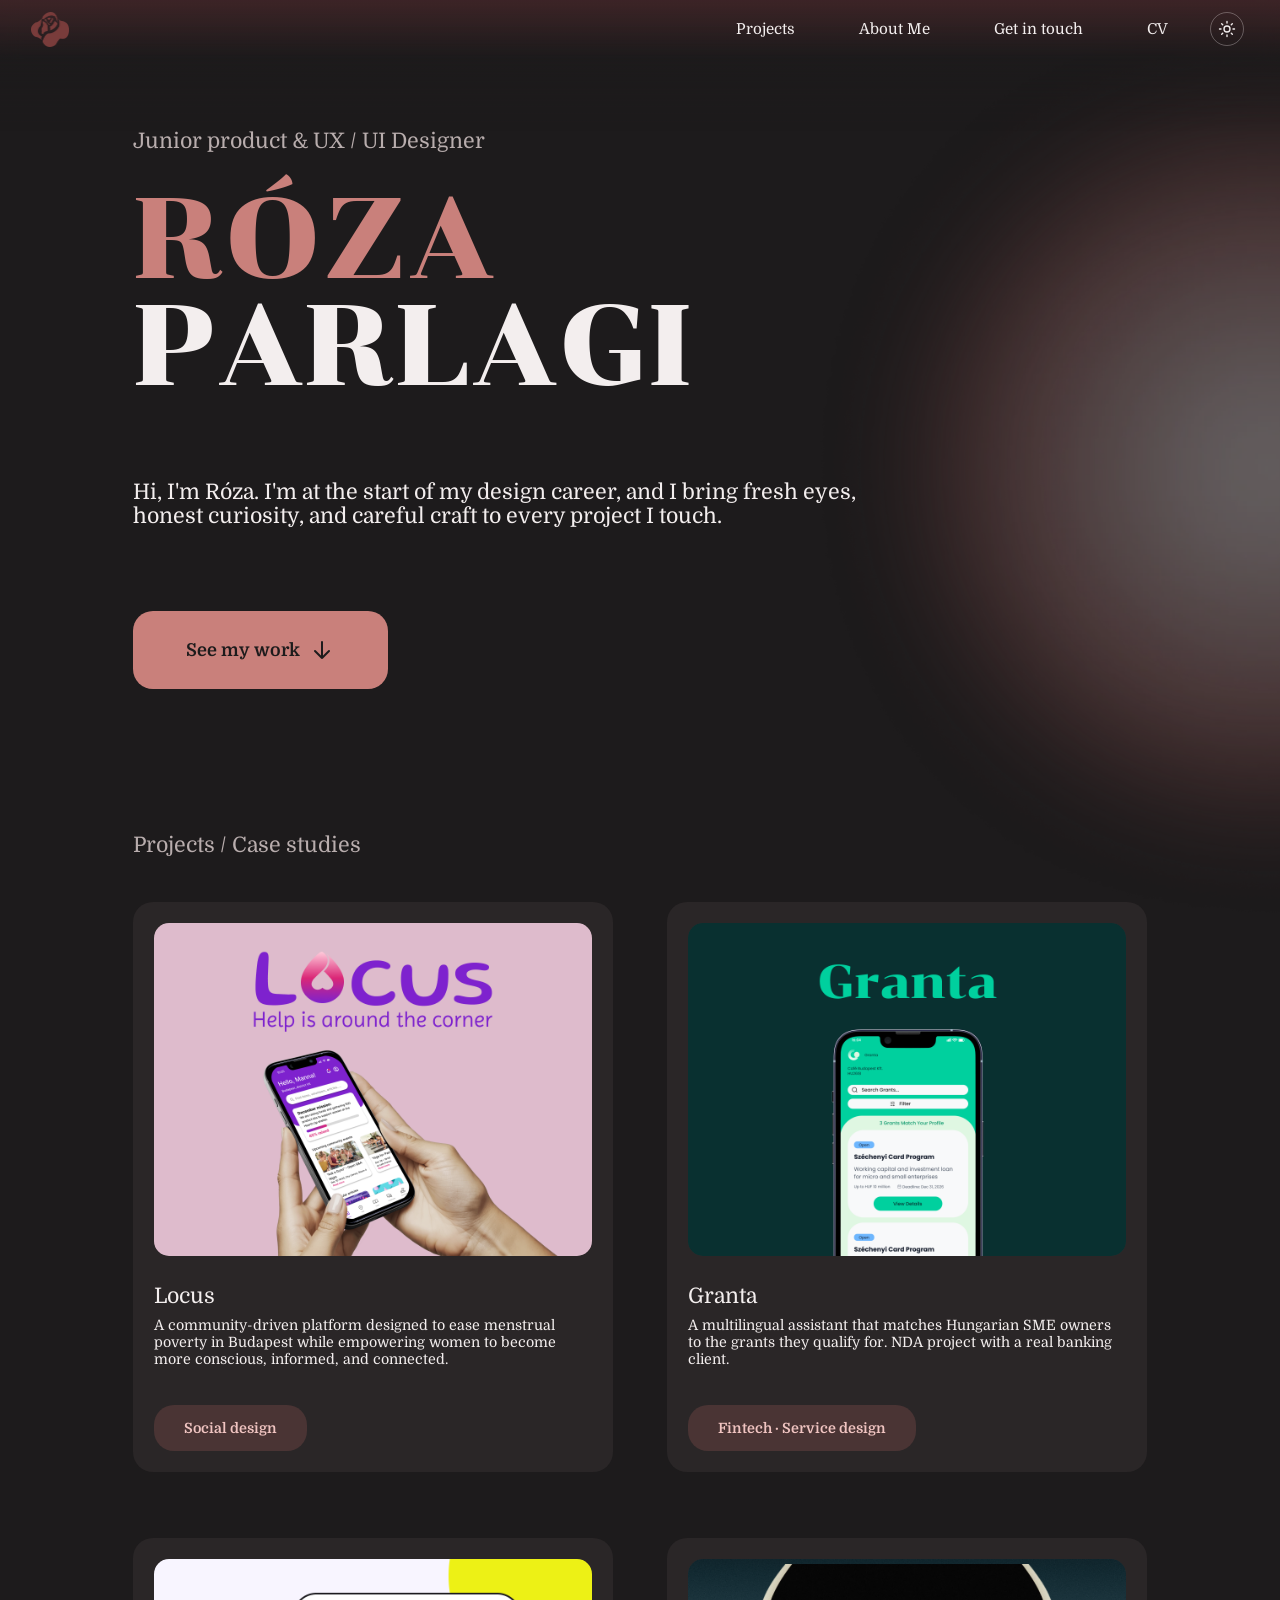
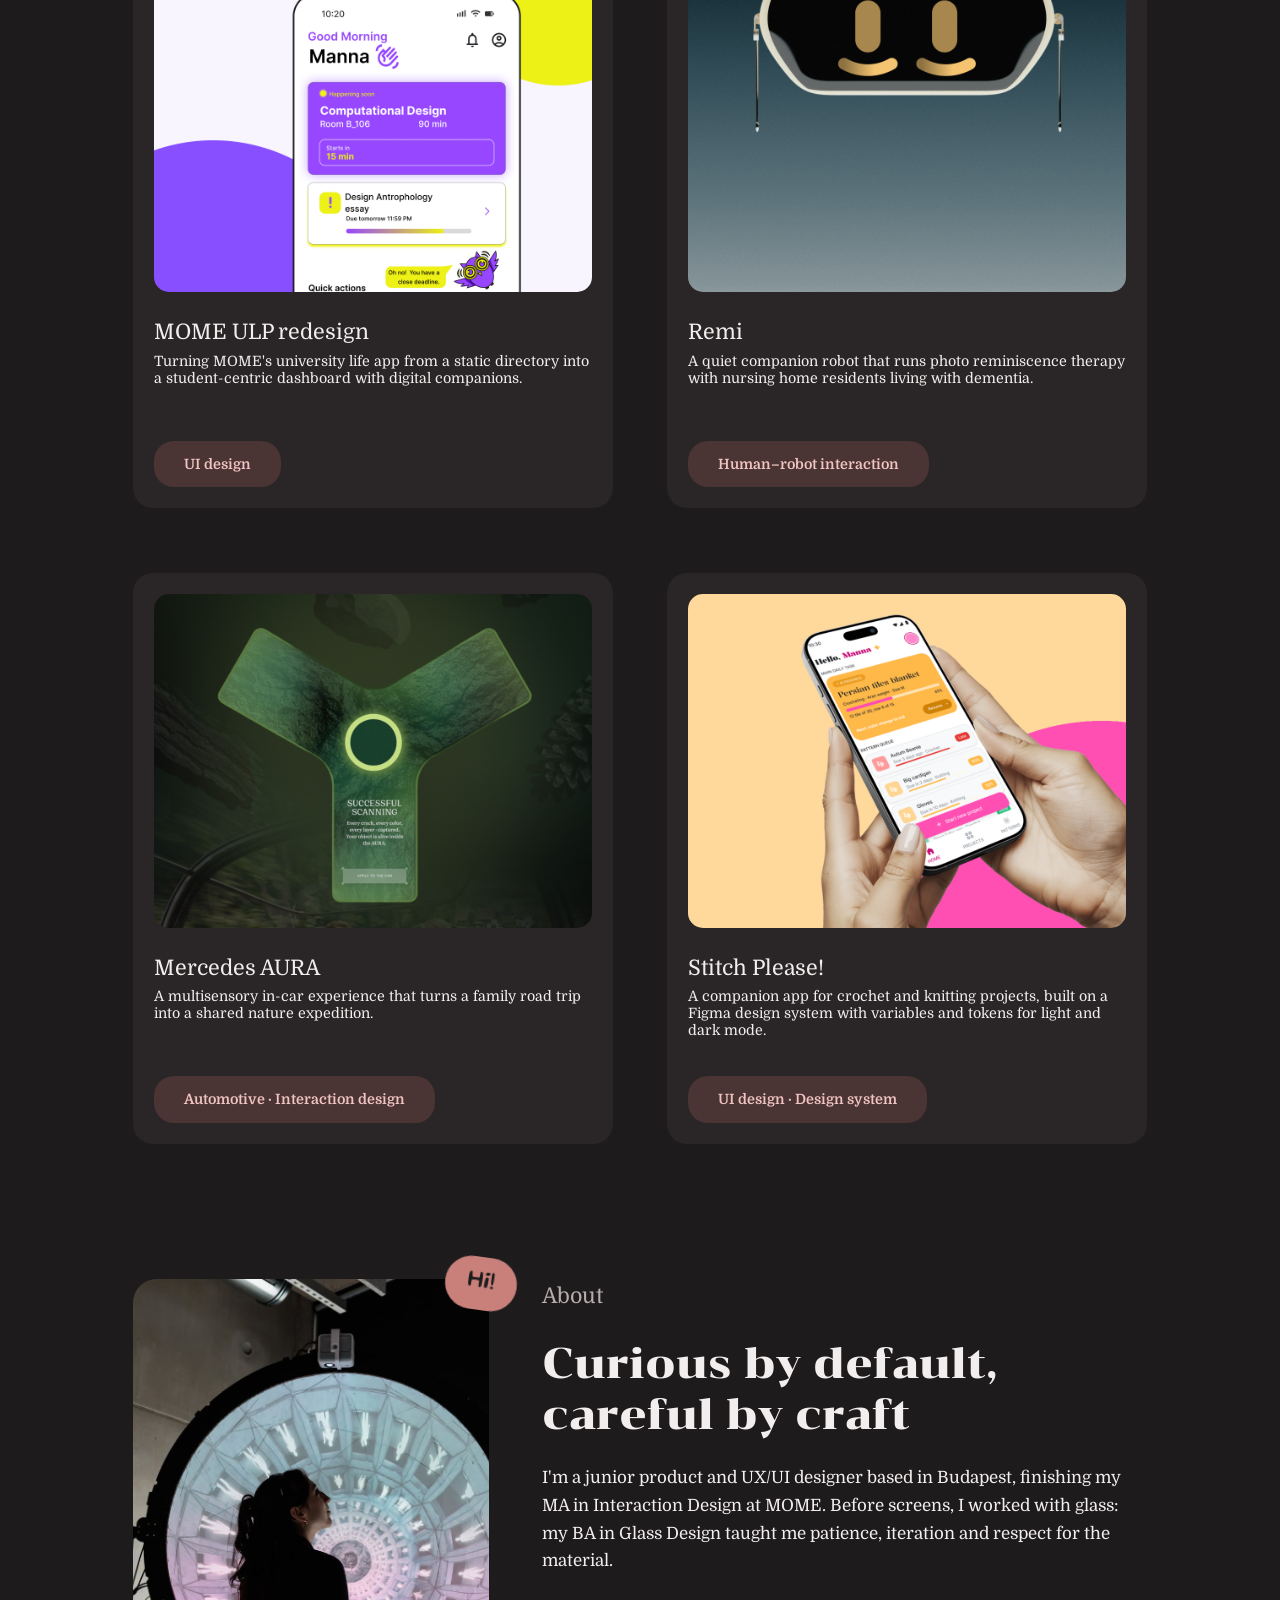
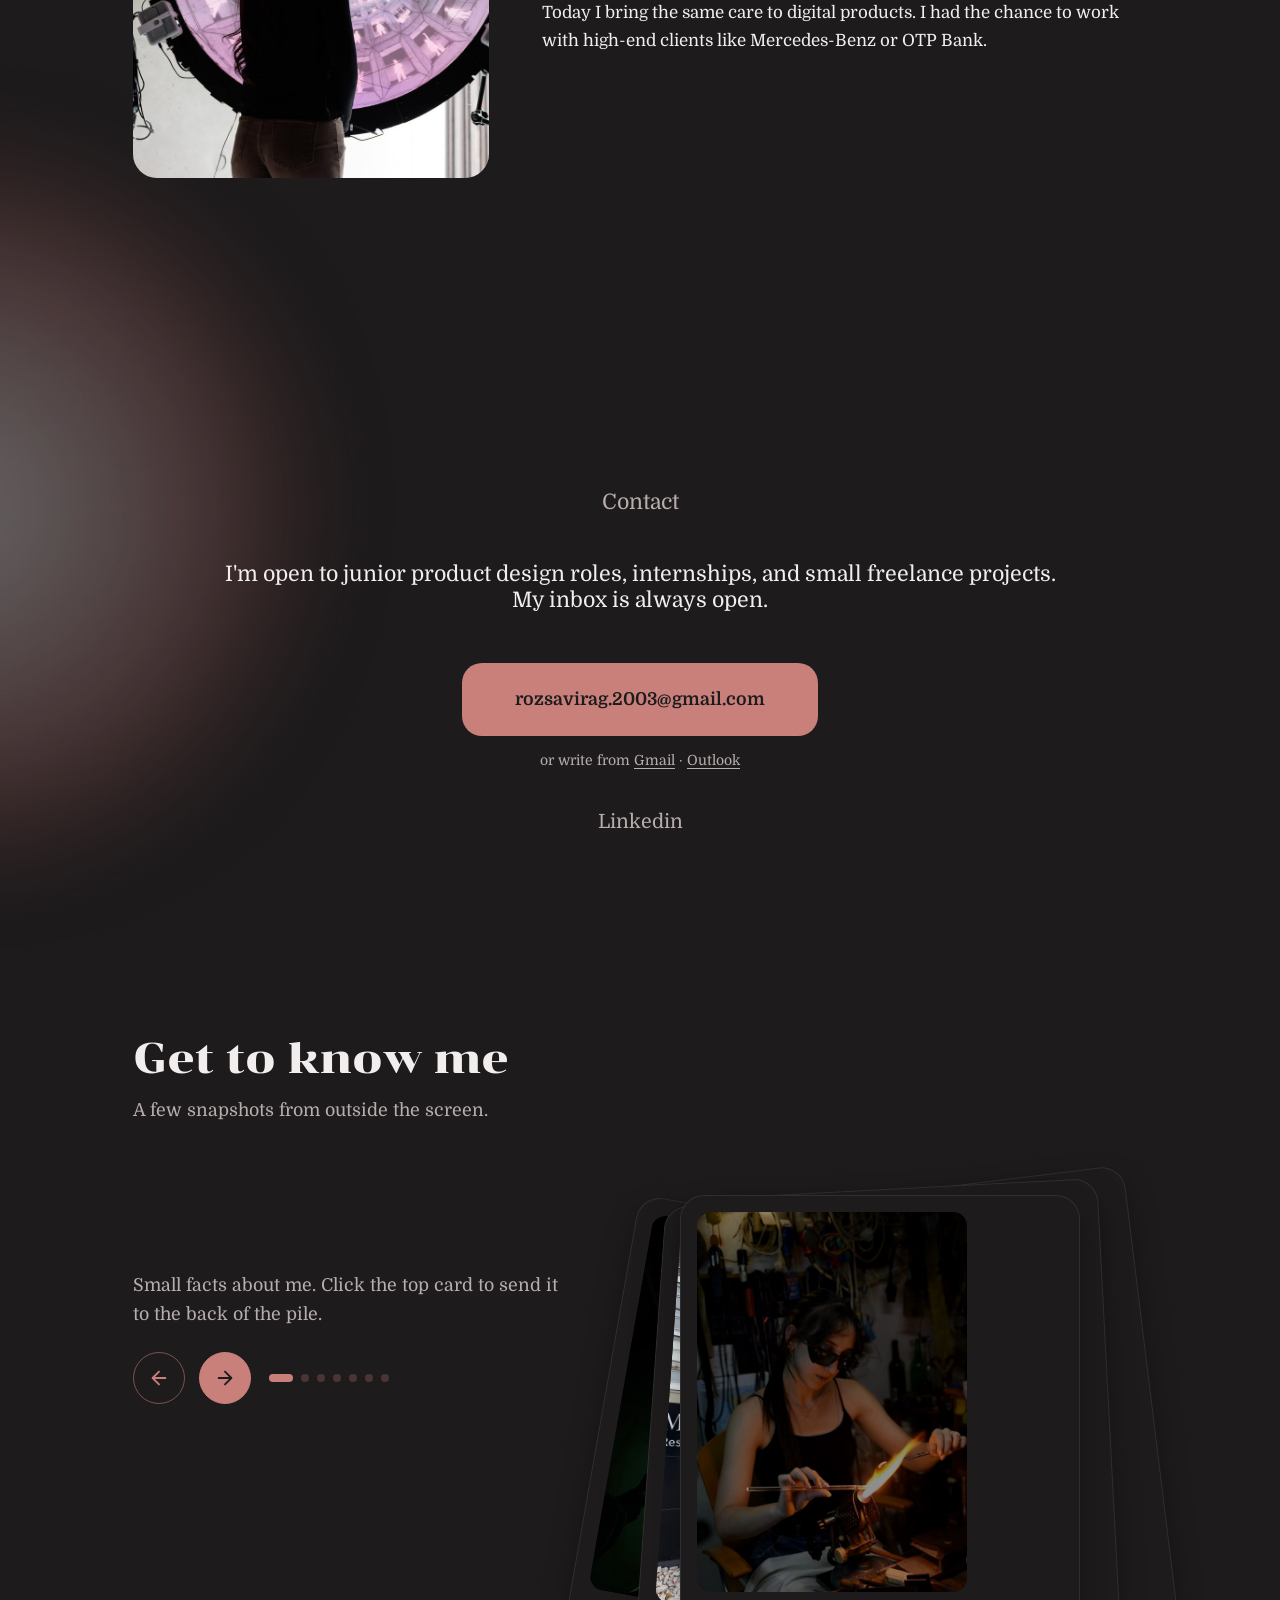
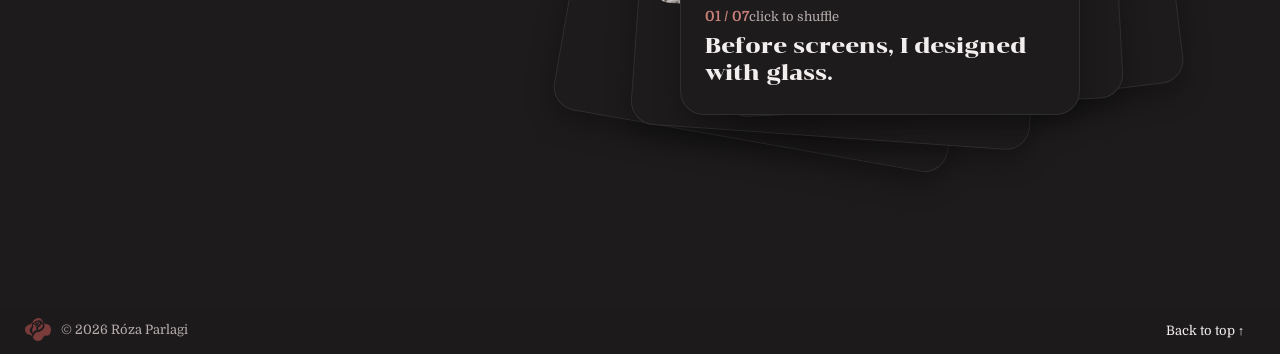
<file: index.html>
<!DOCTYPE html>
<html lang="en" class="is-home" data-theme="dark">
<head>
  <meta charset="utf-8">
  <meta name="viewport" content="width=device-width, initial-scale=1">

  <title>Róza Parlagi — Product &amp; UX / UI Designer</title>
  <meta name="description" content="Portfolio of Róza Parlagi, a junior product and UX / UI designer based in Budapest. Case studies, CV and contact.">
  <meta name="theme-color" content="#1d1b1c">

  <!-- Social preview (add assets/img/og-image.jpg, 1200x630) -->
  <meta property="og:type" content="website">
  <meta property="og:title" content="Róza Parlagi — Product & UX / UI Designer">
  <meta property="og:description" content="Fresh eyes, honest curiosity, and careful craft. Portfolio of a Budapest-based product designer.">
  <meta property="og:url" content="https://parlagiroza.com/">
  <!-- <meta property="og:image" content="https://parlagiroza.com/assets/img/og-image.jpg"> -->

  <link rel="icon" type="image/png" href="assets/img/favicon.png">
  <link rel="apple-touch-icon" href="assets/img/apple-touch-icon.png">

  <link rel="preload" href="assets/fonts/chonburi-latin-400-normal.woff2" as="font" type="font/woff2" crossorigin>
  <link rel="preload" href="assets/fonts/domine-latin-400-normal.woff2" as="font" type="font/woff2" crossorigin>
  <link rel="stylesheet" href="css/style.css">
  <link rel="stylesheet" href="css/home.css">

  <script>
    document.documentElement.classList.add('js');
    /* Dark mode is the default. It only switches to light when the visitor clicks the sun button
       (top right); that choice is remembered. Runs before paint, so there is no flash. */
    (function () {
      var t = null;
      try { t = localStorage.getItem('theme'); } catch (e) {}
      if (t === 'light') document.documentElement.removeAttribute('data-theme');
    })();
  </script>
</head>

<body id="top" class="home">
  <div class="page">

    <!-- Decorative blurred ring, top right -->
    <img class="blob blob--hero" src="assets/img/blob.webp" alt="" width="1400" height="1400" aria-hidden="true">

    <!-- ============ NAV (sticks to the top, blurred background) ============ -->
    <header class="nav">
      <a class="nav__logo" href="index.html" aria-label="Róza Parlagi — home">
        <img src="assets/img/logo.png" alt="" width="309" height="280">
      </a>
      <nav aria-label="Main">
        <ul class="nav__links" id="main-menu">
          <li><a href="#projects">Projects</a></li>
          <li><a href="#about">About Me</a></li>
          <li><a href="#contact">Get in touch</a></li>
          <li><a href="Roza_Parlagi_CV.pdf" target="_blank" rel="noopener">CV</a></li>
        </ul>
      </nav>
      <div class="nav__actions">
        <button class="theme-toggle" type="button" aria-label="Switch to light mode" aria-pressed="true">
          <svg class="theme-toggle__moon" viewBox="0 0 24 24" fill="none" stroke="currentColor" stroke-width="1.8" stroke-linecap="round" stroke-linejoin="round" aria-hidden="true"><path d="M20.5 14.5A8.5 8.5 0 0 1 9.5 3.5a8.5 8.5 0 1 0 11 11z"/></svg>
          <svg class="theme-toggle__sun" viewBox="0 0 24 24" fill="none" stroke="currentColor" stroke-width="1.8" stroke-linecap="round" aria-hidden="true"><circle cx="12" cy="12" r="4"/><path d="M12 2v2M12 20v2M4.9 4.9l1.4 1.4M17.7 17.7l1.4 1.4M2 12h2M20 12h2M4.9 19.1l1.4-1.4M17.7 6.3l1.4-1.4"/></svg>
        </button>
        <button class="nav__burger" type="button" aria-label="Open menu" aria-expanded="false" aria-controls="main-menu">
          <span></span><span></span><span></span>
        </button>
      </div>
    </header>

    <main>
      <!-- ============ HERO ============ -->
      <section class="h-hero" aria-labelledby="hero-title">
        <p class="h-label">Junior product &amp; UX / UI Designer</p>
        <h1 class="h-hero__title" id="hero-title">
          <span class="h-hero__first">Róza</span>
          <span class="h-hero__last">Parlagi</span>
        </h1>
        <p class="h-hero__intro">Hi, I'm Róza. I'm at the start of my design career, and I bring fresh eyes, honest curiosity, and careful craft to every project I touch.</p>
        <a class="h-btn" href="#projects">
          See my work
          <svg viewBox="0 0 24 24" fill="none" stroke="currentColor" stroke-width="2" stroke-linecap="round" stroke-linejoin="round" aria-hidden="true"><path d="M12 4v16M5 13l7 7 7-7"/></svg>
        </a>
      </section>

      <!-- ============ PROJECTS ============ -->
      <section class="h-projects" id="projects" aria-labelledby="projects-label">
        <h2 class="h-label" id="projects-label">Projects / Case studies</h2>

        <!-- Cards that link somewhere are <a class="h-card" href="...">.
             Cards without a page yet are <div class="h-card">: to publish one, change the <div> into <a ... href="your-page.html"> (and </div> into </a>). -->
        <div class="h-grid">
          <a class="h-card" href="locus.html" data-reveal>
            <div class="h-card__media">
              <img src="assets/img/cards/locus-card.png" alt="Locus app on a phone held in two hands, with the tagline 'Help is around the corner'" width="519" height="395">
            </div>
            <h3 class="h-card__title">Locus</h3>
            <p class="h-card__desc">A community-driven platform designed to ease menstrual poverty in Budapest while empowering women to become more conscious, informed, and connected.</p>
            <span class="h-tag">Social design</span>
          </a>

          <a class="h-card" href="granta.html" data-reveal style="--d: .08s">
            <div class="h-card__media">
              <img src="assets/img/cards/granta-card.png" alt="Hands holding a phone with the Granta app listing matching grants" width="519" height="395" loading="lazy">
            </div>
            <h3 class="h-card__title">Granta</h3>
            <p class="h-card__desc">A multilingual assistant that matches Hungarian SME owners to the grants they qualify for. NDA project with a real banking client.</p>
            <span class="h-tag">Fintech · Service design</span>
          </a>

          <a class="h-card" href="mome-ulp.html" data-reveal>
            <div class="h-card__media">
              <img src="assets/img/cards/mome-ulp-card.png" alt="The redesigned MOME university life app home screen, greeting the student with upcoming classes and deadlines" width="519" height="395" loading="lazy">
            </div>
            <h3 class="h-card__title">MOME ULP redesign</h3>
            <p class="h-card__desc">Turning MOME's university life app from a static directory into a student-centric dashboard with digital companions.</p>
            <span class="h-tag">UI design</span>
          </a>

          <a class="h-card" href="remi.html" data-reveal style="--d: .08s">
            <div class="h-card__media">
              <img src="assets/img/cards/remi-card.png" alt="Remi, a companion robot with a friendly glowing face" width="519" height="395" loading="lazy">
            </div>
            <h3 class="h-card__title">Remi</h3>
            <p class="h-card__desc">A quiet companion robot that runs photo reminiscence therapy with nursing home residents living with dementia.</p>
            <span class="h-tag">Human–robot interaction</span>
          </a>

          <a class="h-card" href="mercedes-aura.html" data-reveal>
            <div class="h-card__media">
              <img src="assets/img/cards/mercedes-card.png" alt="Green Y-shaped AURA scanner showing 'Successful scanning'" width="519" height="395" loading="lazy">
            </div>
            <h3 class="h-card__title">Mercedes AURA</h3>
            <p class="h-card__desc">A multisensory in-car experience that turns a family road trip into a shared nature expedition.</p>
            <span class="h-tag">Automotive · Interaction design</span>
          </a>

          <a class="h-card" href="stitch-please.html" data-reveal style="--d: .08s">
            <div class="h-card__media">
              <img src="assets/img/cards/stitch-please-card.png" alt="Two hands holding a phone with the Stitch Please! crochet and knitting app" width="519" height="395" loading="lazy">
            </div>
            <h3 class="h-card__title">Stitch Please!</h3>
            <p class="h-card__desc">A companion app for crochet and knitting projects, built on a Figma design system with variables and tokens for light and dark mode.</p>
            <span class="h-tag">UI design · Design system</span>
          </a>
        </div>
      </section>

      <!-- ============ ABOUT ============ -->
      <section class="h-about" id="about" aria-labelledby="about-title" data-reveal>
        <figure class="h-about__photo">
          <img src="assets/img/roza%20about.jpeg" alt="Me looking up at a large circular light installation" width="1600" height="1067" loading="lazy">
          <span class="h-sticker" aria-hidden="true">Hi!</span>
        </figure>
        <div class="h-about__text">
          <p class="h-label">About</p>
          <h2 class="h-title" id="about-title">Curious by default, careful by craft</h2>
          <p>I'm a junior product and UX/UI designer based in Budapest, finishing my MA in Interaction Design at MOME. Before screens, I worked with glass: my BA in Glass Design taught me patience, iteration and respect for the material.</p>
          <p>Today I bring the same care to digital products. I had the chance to work with high-end clients like Mercedes-Benz or OTP Bank.</p>
        </div>
      </section>

      <!-- ============ CONTACT ============ -->
      <section class="h-contact" id="contact" aria-labelledby="contact-label">
        <img class="blob blob--contact" src="assets/img/blob.webp" alt="" width="1400" height="1400" aria-hidden="true" loading="lazy">
        <div class="h-contact__inner" data-reveal>
          <h2 class="h-label" id="contact-label">Contact</h2>
          <p class="h-contact__text">I'm open to junior product design roles, internships, and small freelance projects. My inbox is always open.</p>
          <a class="h-btn" href="mailto:rozsavirag.2003@gmail.com?subject=Hello%20R%C3%B3za">rozsavirag.2003@gmail.com</a>
          <p class="h-contact__webmail">or write from
            <a href="https://mail.google.com/mail/?view=cm&amp;fs=1&amp;to=rozsavirag.2003@gmail.com&amp;su=Hello%20R%C3%B3za" target="_blank" rel="noopener">Gmail</a> ·
            <a href="https://outlook.live.com/mail/0/deeplink/compose?to=rozsavirag.2003@gmail.com&amp;subject=Hello%20R%C3%B3za" target="_blank" rel="noopener">Outlook</a>
          </p>
          <a class="h-contact__linkedin" href="https://www.linkedin.com/in/parlagi-róza" target="_blank" rel="noopener">Linkedin</a>
        </div>
      </section>

      <!-- ============ GET TO KNOW ME (card deck) ============ -->
      <section class="h-gallery" id="gallery" aria-labelledby="gallery-title">
        <div class="h-gallery__head" data-reveal>
          <h2 class="h-title" id="gallery-title">Get to know me</h2>
          <p class="h-gallery__sub">A few snapshots from outside the screen.</p>
        </div>

        <div class="h-deck" data-deck>
          <div class="h-deck__controls" data-reveal>
            <p class="h-deck__hint">Small facts about me. Click the top card to send it to the back of the pile.</p>
            <div class="h-deck__nav">
              <button class="h-round h-round--ghost" type="button" data-deck-prev aria-label="Previous fact">
                <svg viewBox="0 0 24 24" fill="none" stroke="currentColor" stroke-width="2" stroke-linecap="round" stroke-linejoin="round" aria-hidden="true"><path d="M19 12H5M12 5l-7 7 7 7"/></svg>
              </button>
              <button class="h-round" type="button" data-deck-next aria-label="Next fact">
                <svg viewBox="0 0 24 24" fill="none" stroke="currentColor" stroke-width="2" stroke-linecap="round" stroke-linejoin="round" aria-hidden="true"><path d="M5 12h14M12 5l7 7-7 7"/></svg>
              </button>
              <div class="h-dots" data-deck-dots aria-hidden="true"></div>
            </div>
            <p class="visually-hidden" aria-live="polite" data-deck-status></p>
          </div>

          <!-- ✏️ EDIT: one photo + one short fact per card. Photos live in assets/img/gallery/.
               Add or remove whole <button class="h-fact"> blocks; the numbers and dots update themselves. -->
          <div class="h-deck__stack">
            <button class="h-fact" type="button">
              <span class="h-fact__photo"><img src="assets/img/gallery/photo-04.jpg" alt="Me working at a glass-blowing torch, wearing protective glasses" width="610" height="860" loading="lazy"></span>
              <span class="h-fact__meta"><span class="h-fact__num"></span><span class="h-fact__cue">click to shuffle</span></span>
              <span class="h-fact__text">Before screens, I designed with glass.</span>
            </button>
            <button class="h-fact" type="button">
              <span class="h-fact__photo"><img src="assets/img/gallery/photo-01.jpg" alt="Me standing on stage at the MOME Diploma event, holding a folder" width="610" height="860" loading="lazy"></span>
              <span class="h-fact__meta"><span class="h-fact__num"></span><span class="h-fact__cue">click to shuffle</span></span>
              <span class="h-fact__text">On stage at the MOME Diploma event.</span>
            </button>
            <button class="h-fact" type="button">
              <span class="h-fact__photo"><img src="assets/img/gallery/photo-07.jpg" alt="Me with two teammates in front of the Mercedes-Benz Research &amp; Development building" width="610" height="860" loading="lazy"></span>
              <span class="h-fact__meta"><span class="h-fact__num"></span><span class="h-fact__cue">click to shuffle</span></span>
              <span class="h-fact__text">With my team at Mercedes-Benz R&amp;D.</span>
            </button>
            <button class="h-fact" type="button">
              <span class="h-fact__photo"><img src="assets/img/gallery/photo-05.jpg" alt="Sketching on a cardboard mock-up with texture patterns and an on/off switch" width="610" height="860" loading="lazy"></span>
              <span class="h-fact__meta"><span class="h-fact__num"></span><span class="h-fact__cue">click to shuffle</span></span>
              <span class="h-fact__text">Sketching textures and switches on a cardboard mock-up.</span>
            </button>
            <button class="h-fact" type="button">
              <span class="h-fact__photo"><img src="assets/img/gallery/photo-02.jpg" alt="A glowing green textured disc in a dark room" width="610" height="860" loading="lazy"></span>
              <span class="h-fact__meta"><span class="h-fact__num"></span><span class="h-fact__cue">click to shuffle</span></span>
              <span class="h-fact__text">A glowing disc from one of my light experiments.</span>
            </button>
            <button class="h-fact" type="button">
              <span class="h-fact__photo"><img src="assets/img/gallery/photo-11.jpg" alt="Me and a teammate on stage presenting Mercedes AURA: The Journey of Discovery" width="610" height="860" loading="lazy"></span>
              <span class="h-fact__meta"><span class="h-fact__num"></span><span class="h-fact__cue">click to shuffle</span></span>
              <span class="h-fact__text">Presenting Mercedes AURA on stage.</span>
            </button>
            <button class="h-fact" type="button">
              <span class="h-fact__photo"><img src="assets/img/gallery/photo-06.jpg" alt="Me and two others building with coloured blocks from a yellow box at an EPAM event" width="610" height="860" loading="lazy"></span>
              <span class="h-fact__meta"><span class="h-fact__num"></span><span class="h-fact__cue">click to shuffle</span></span>
              <span class="h-fact__text">Building with blocks at an EPAM event.</span>
            </button>
          </div>
        </div>
      </section>
    </main>

    <!-- ============ FOOTER (at the end of the page) ============ -->
    <footer class="footer">
      <div class="footer__brand">
        <img src="assets/img/logo.png" alt="" width="309" height="280">
        <p>&copy; 2026 Róza Parlagi</p>
      </div>
      <ul class="footer__links">
        <li><a href="#top" aria-label="Back to top">Back to top &uarr;</a></li>
      </ul>
    </footer>

  </div>

  <script src="js/main.js" defer></script>
</body>
</html>
</file>
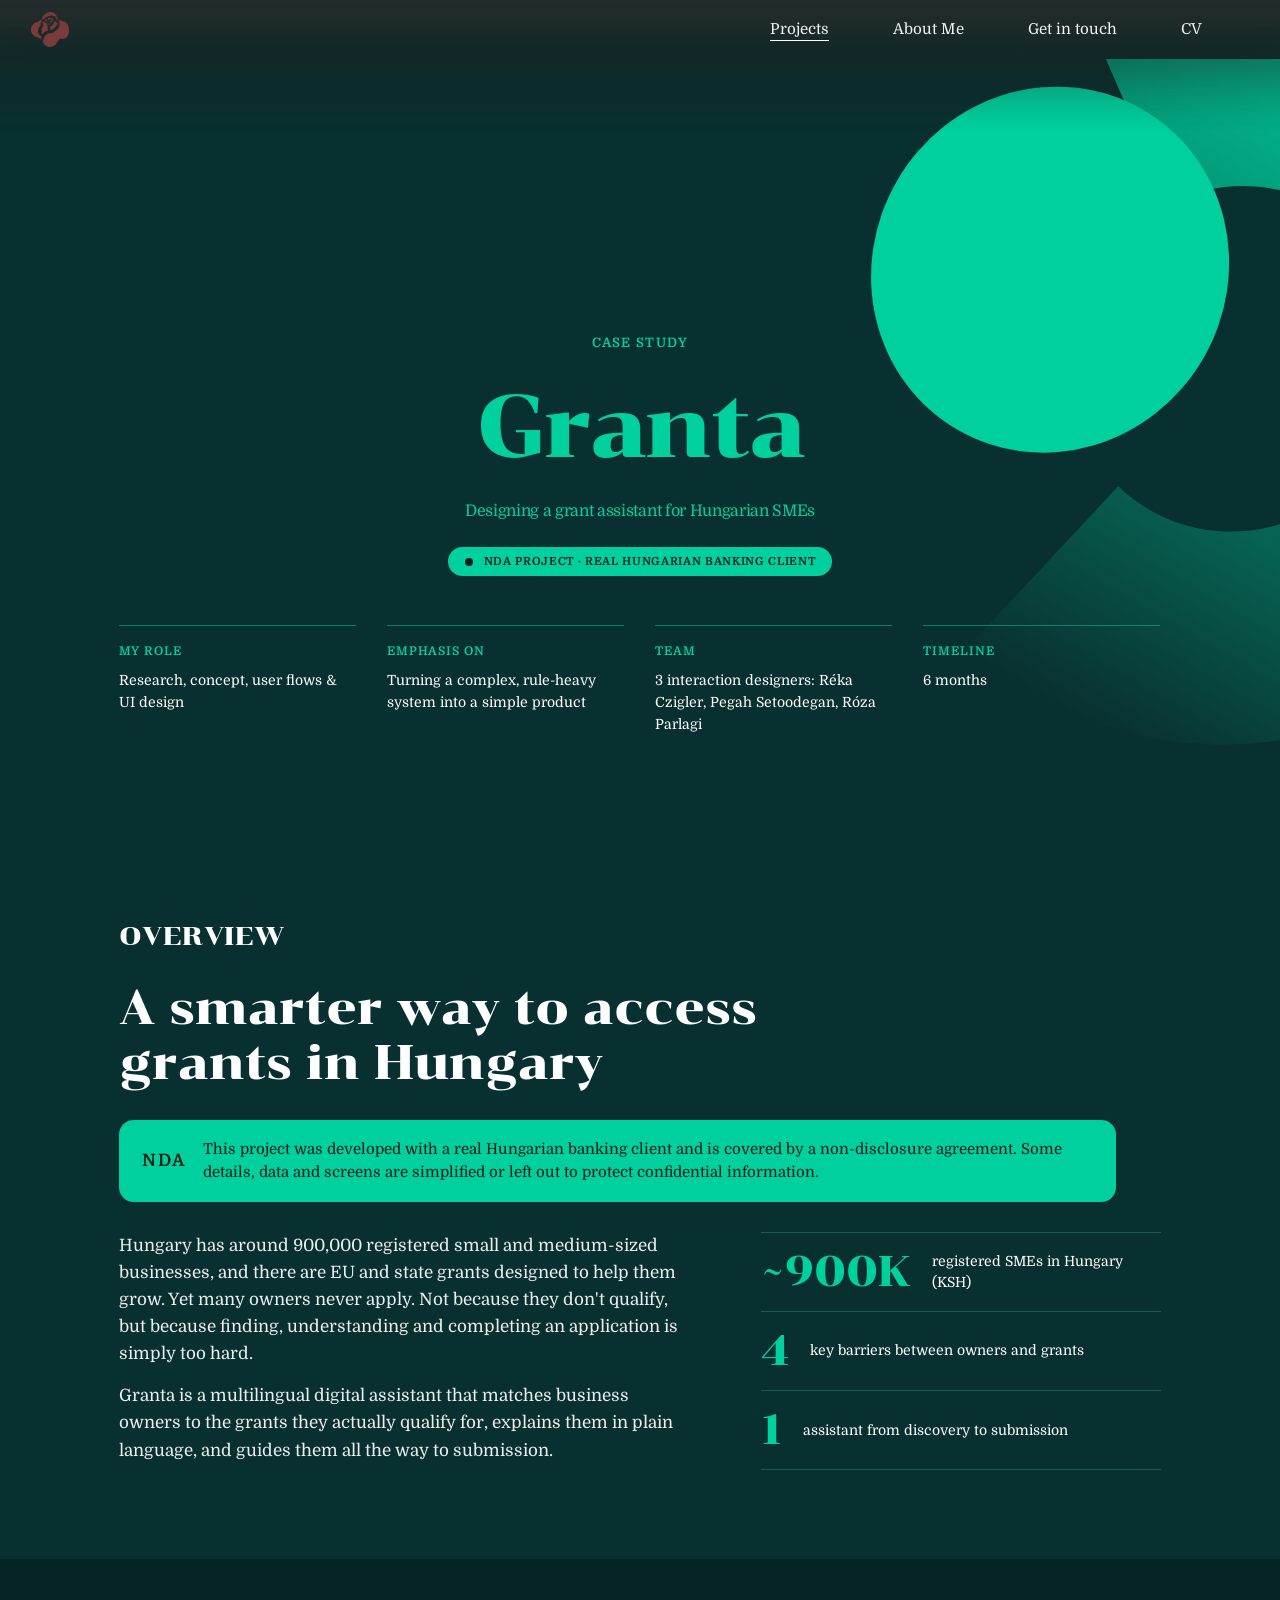
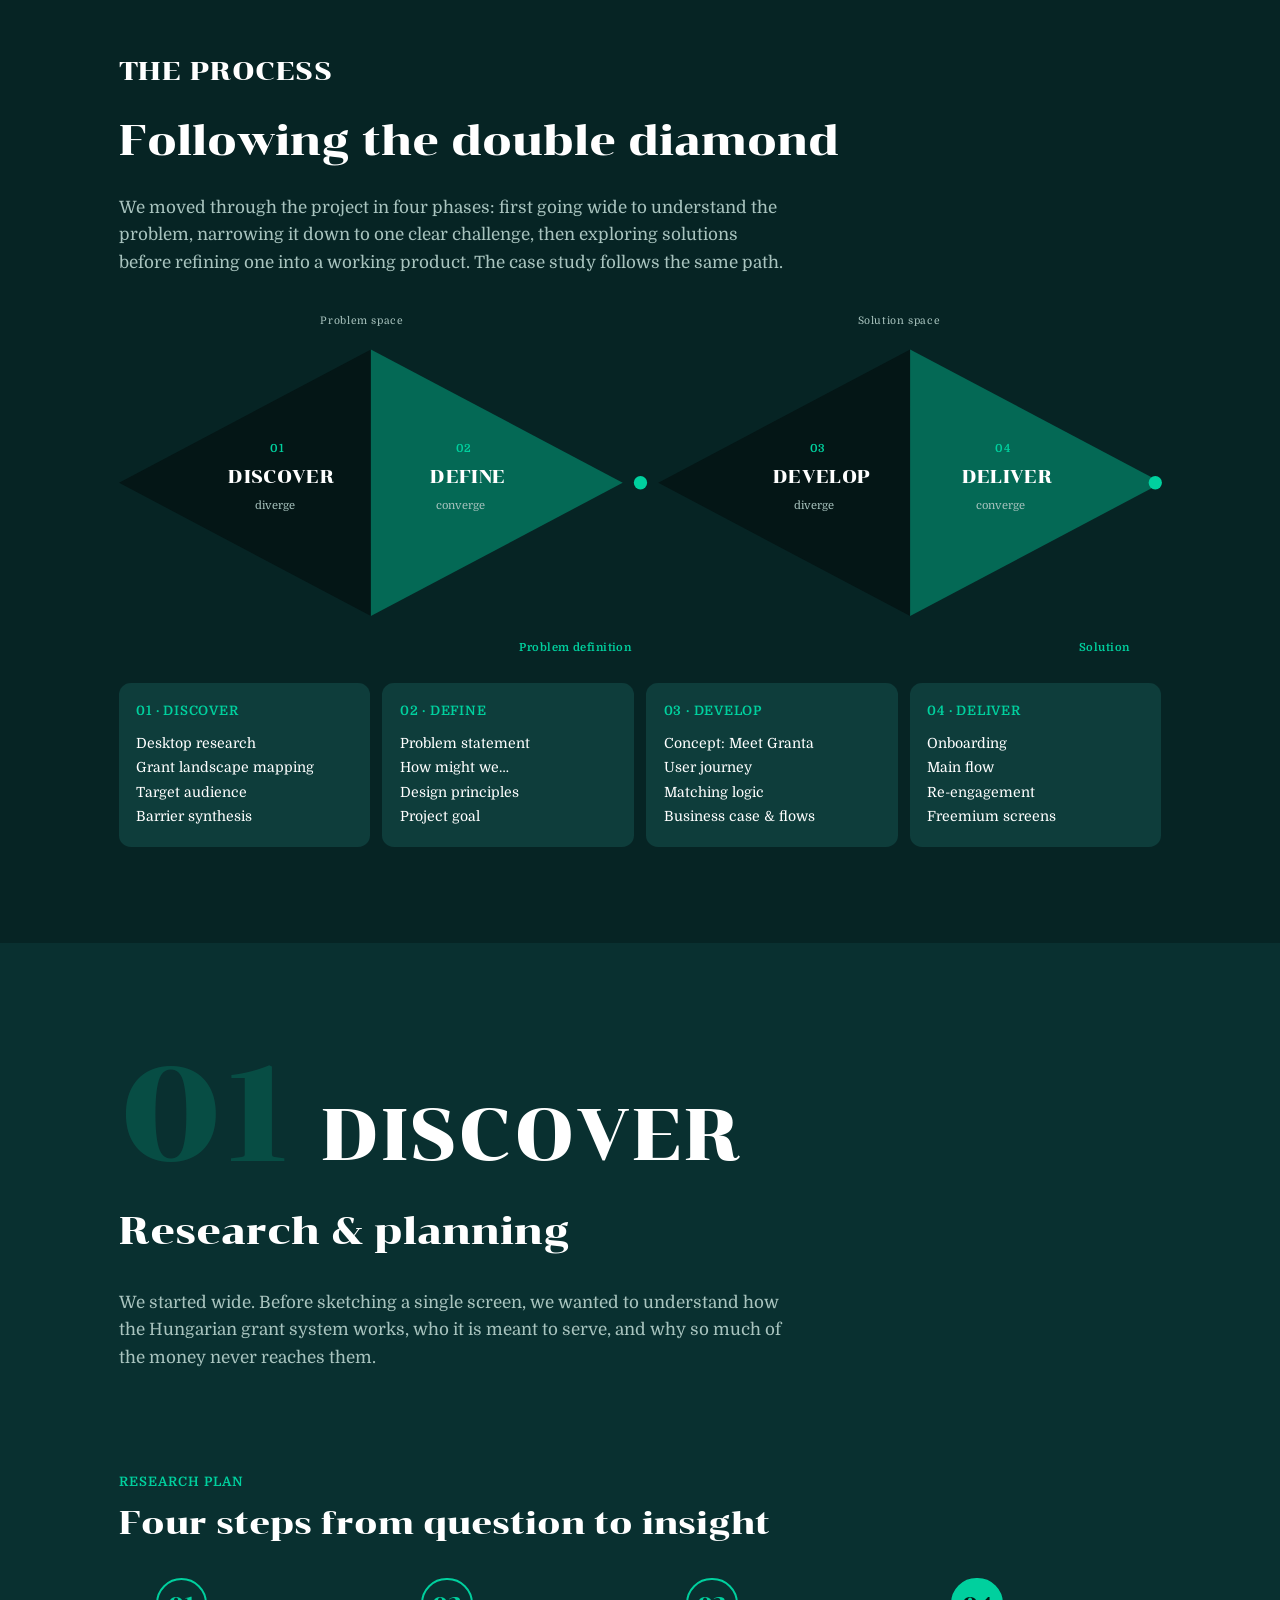
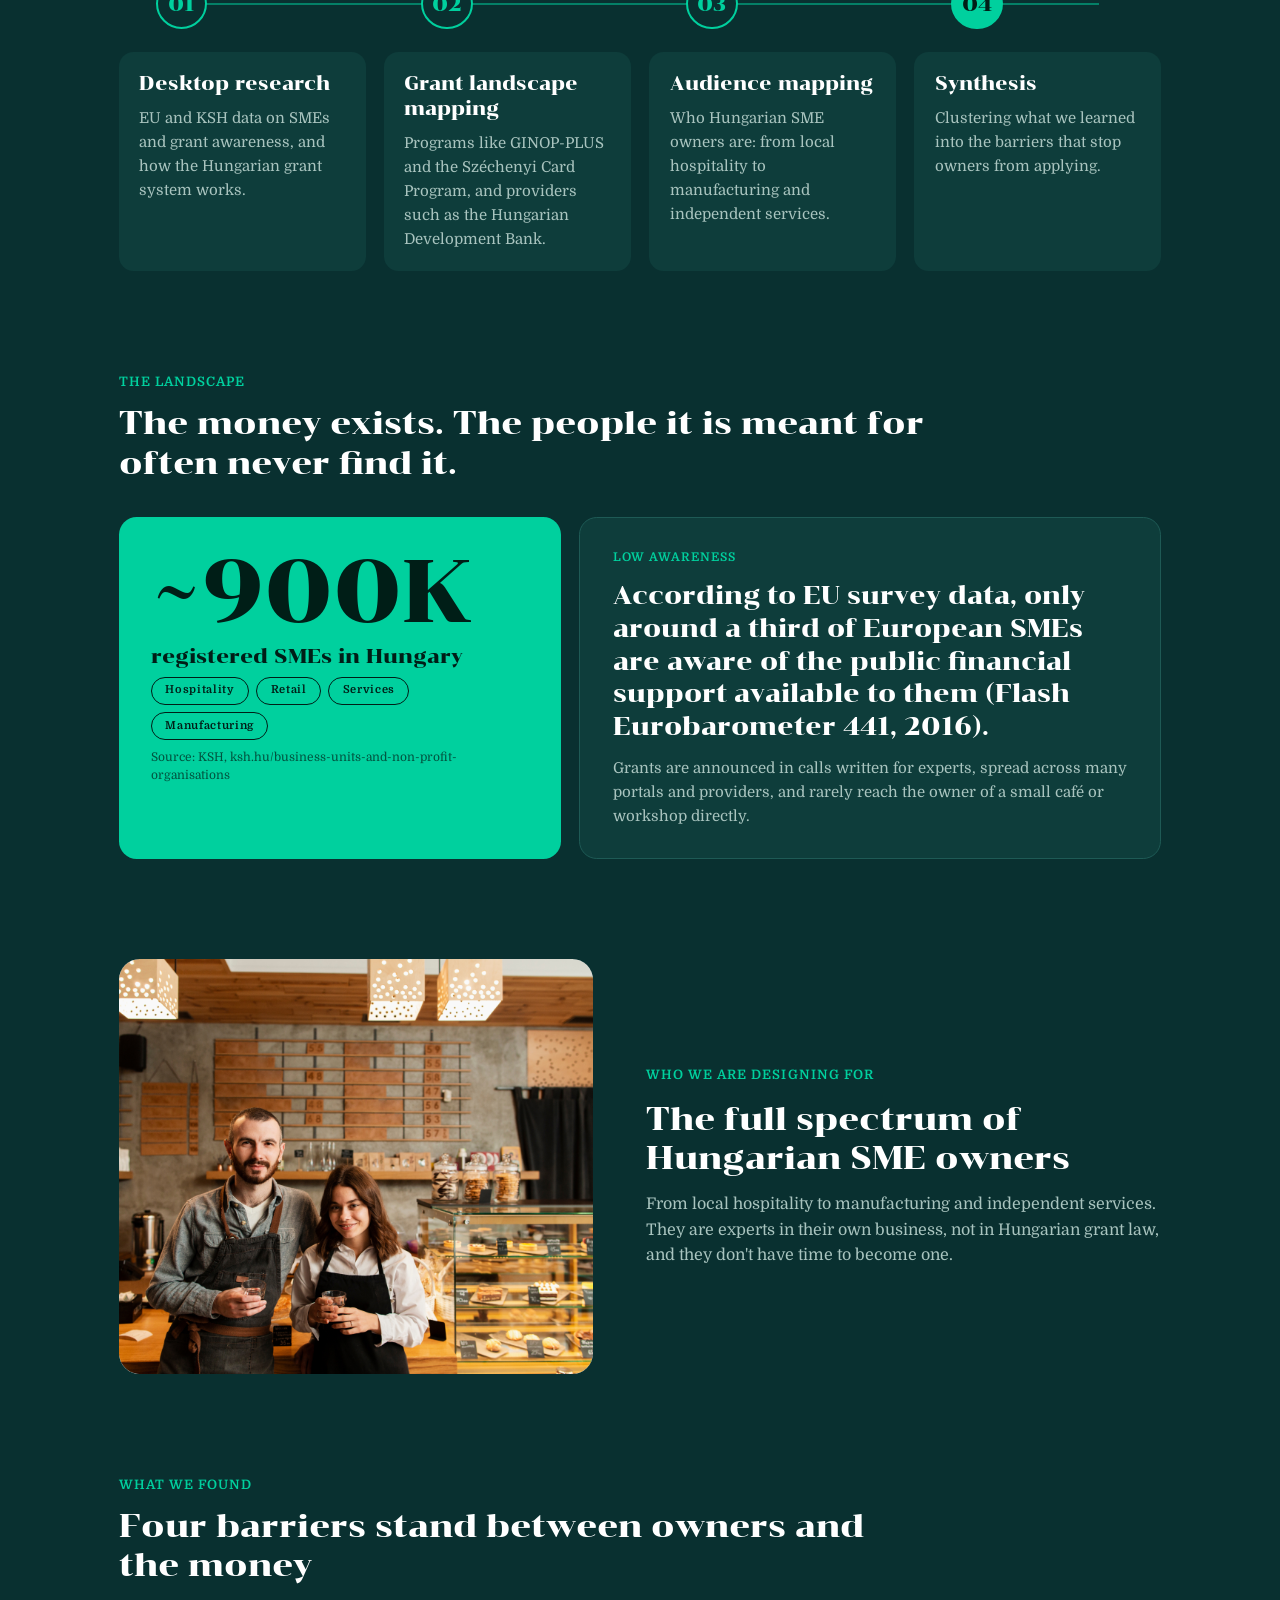
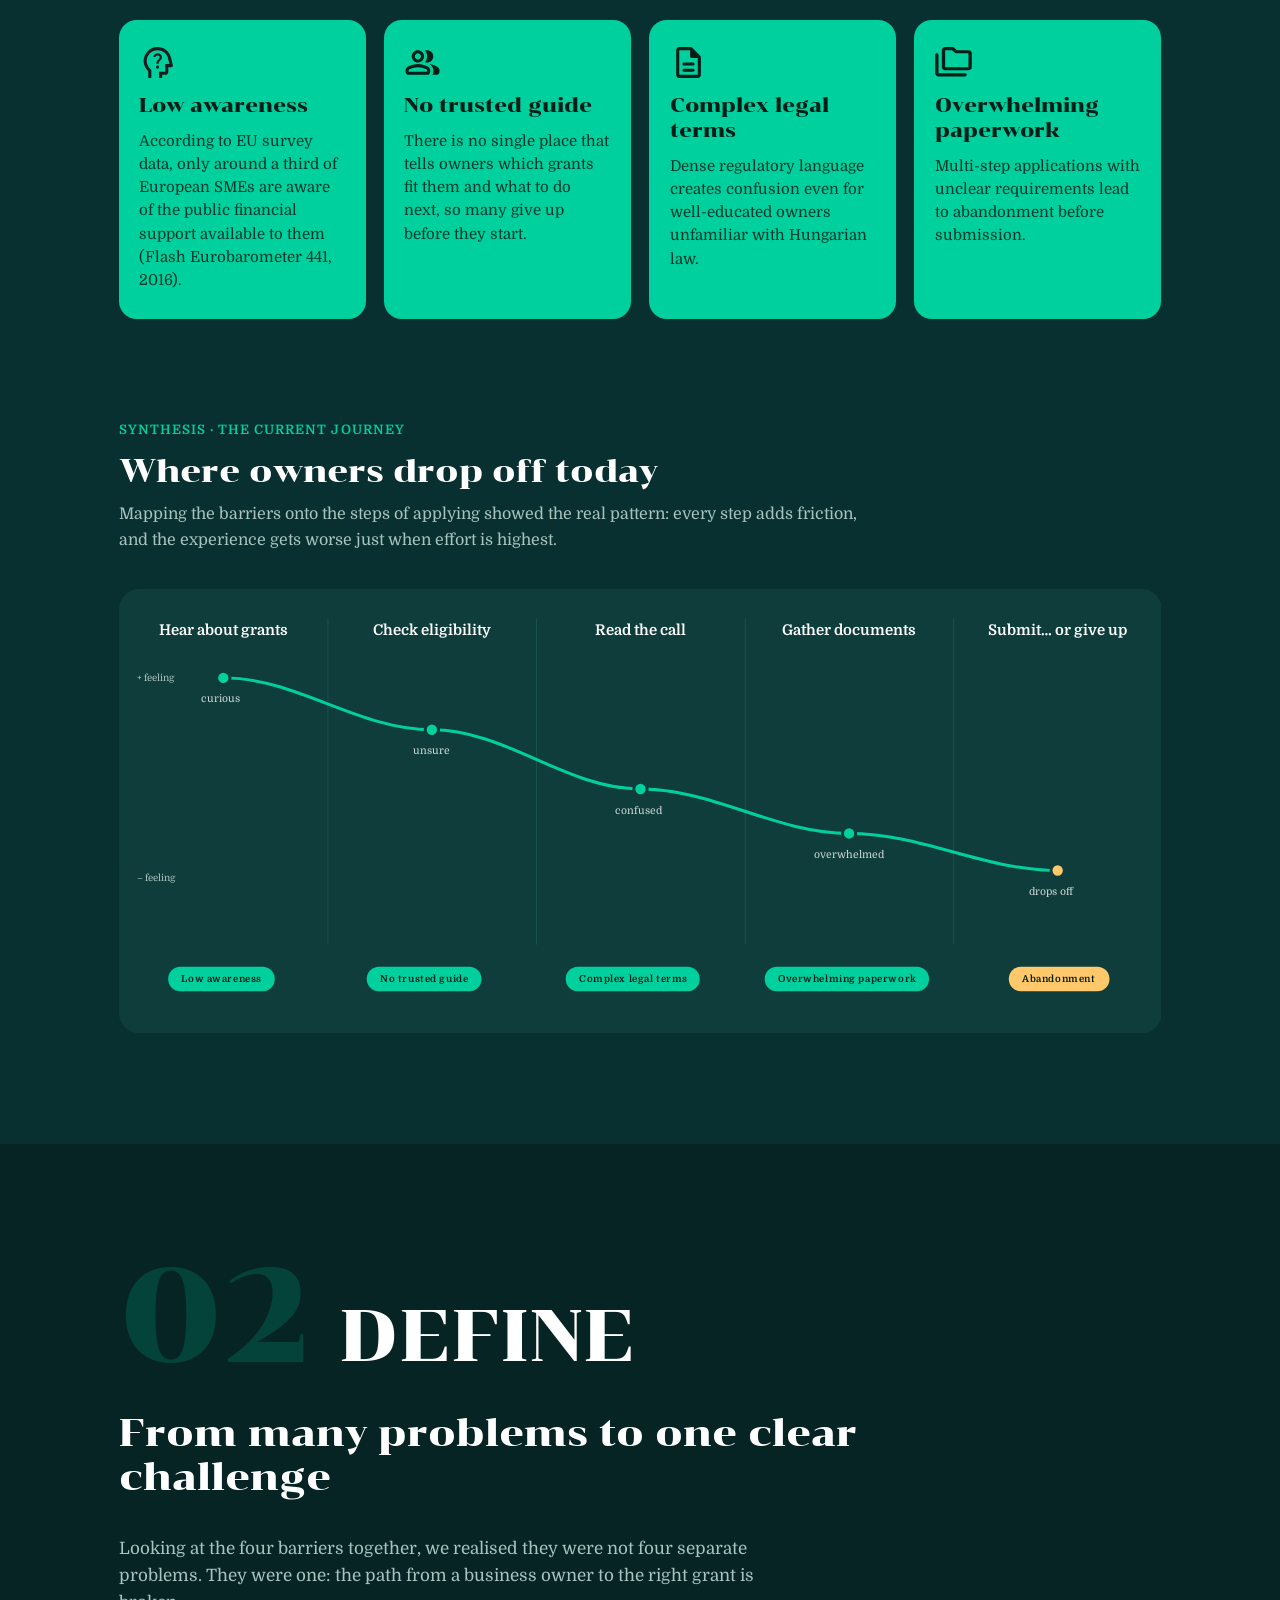
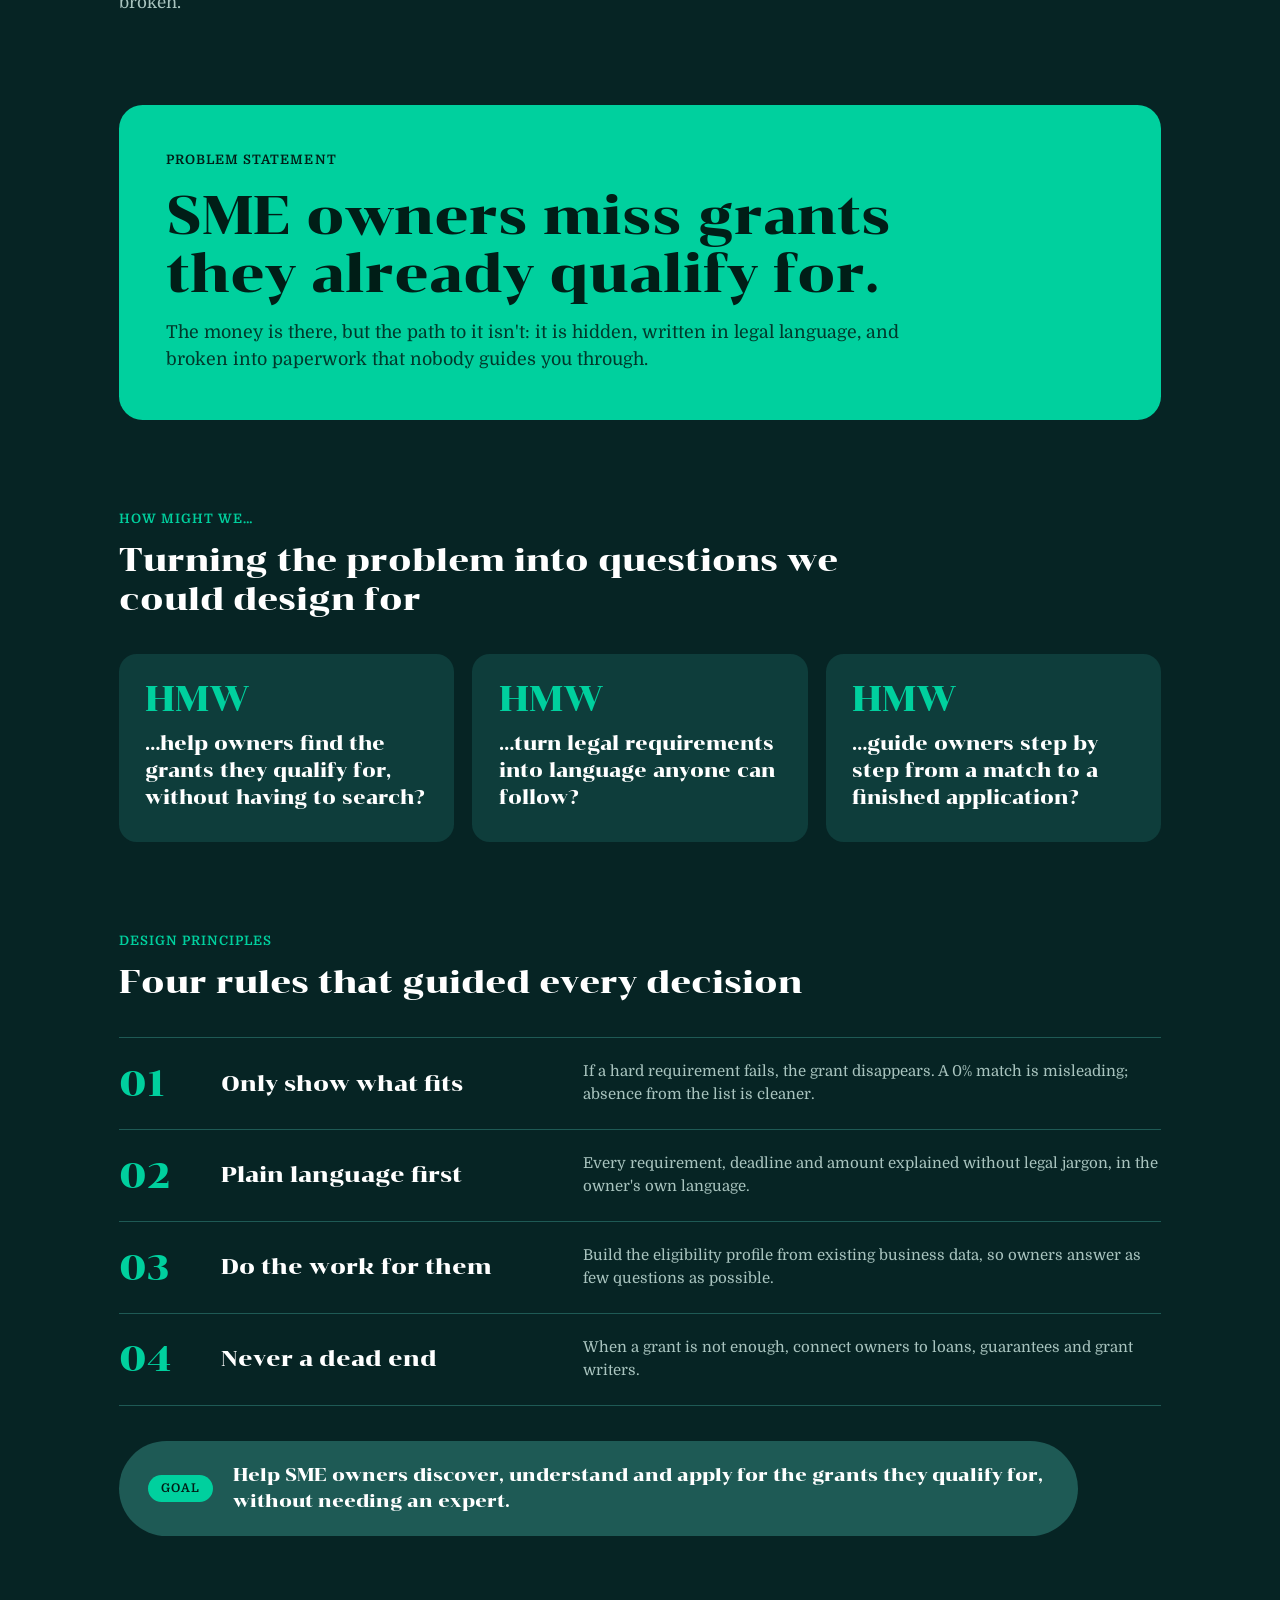
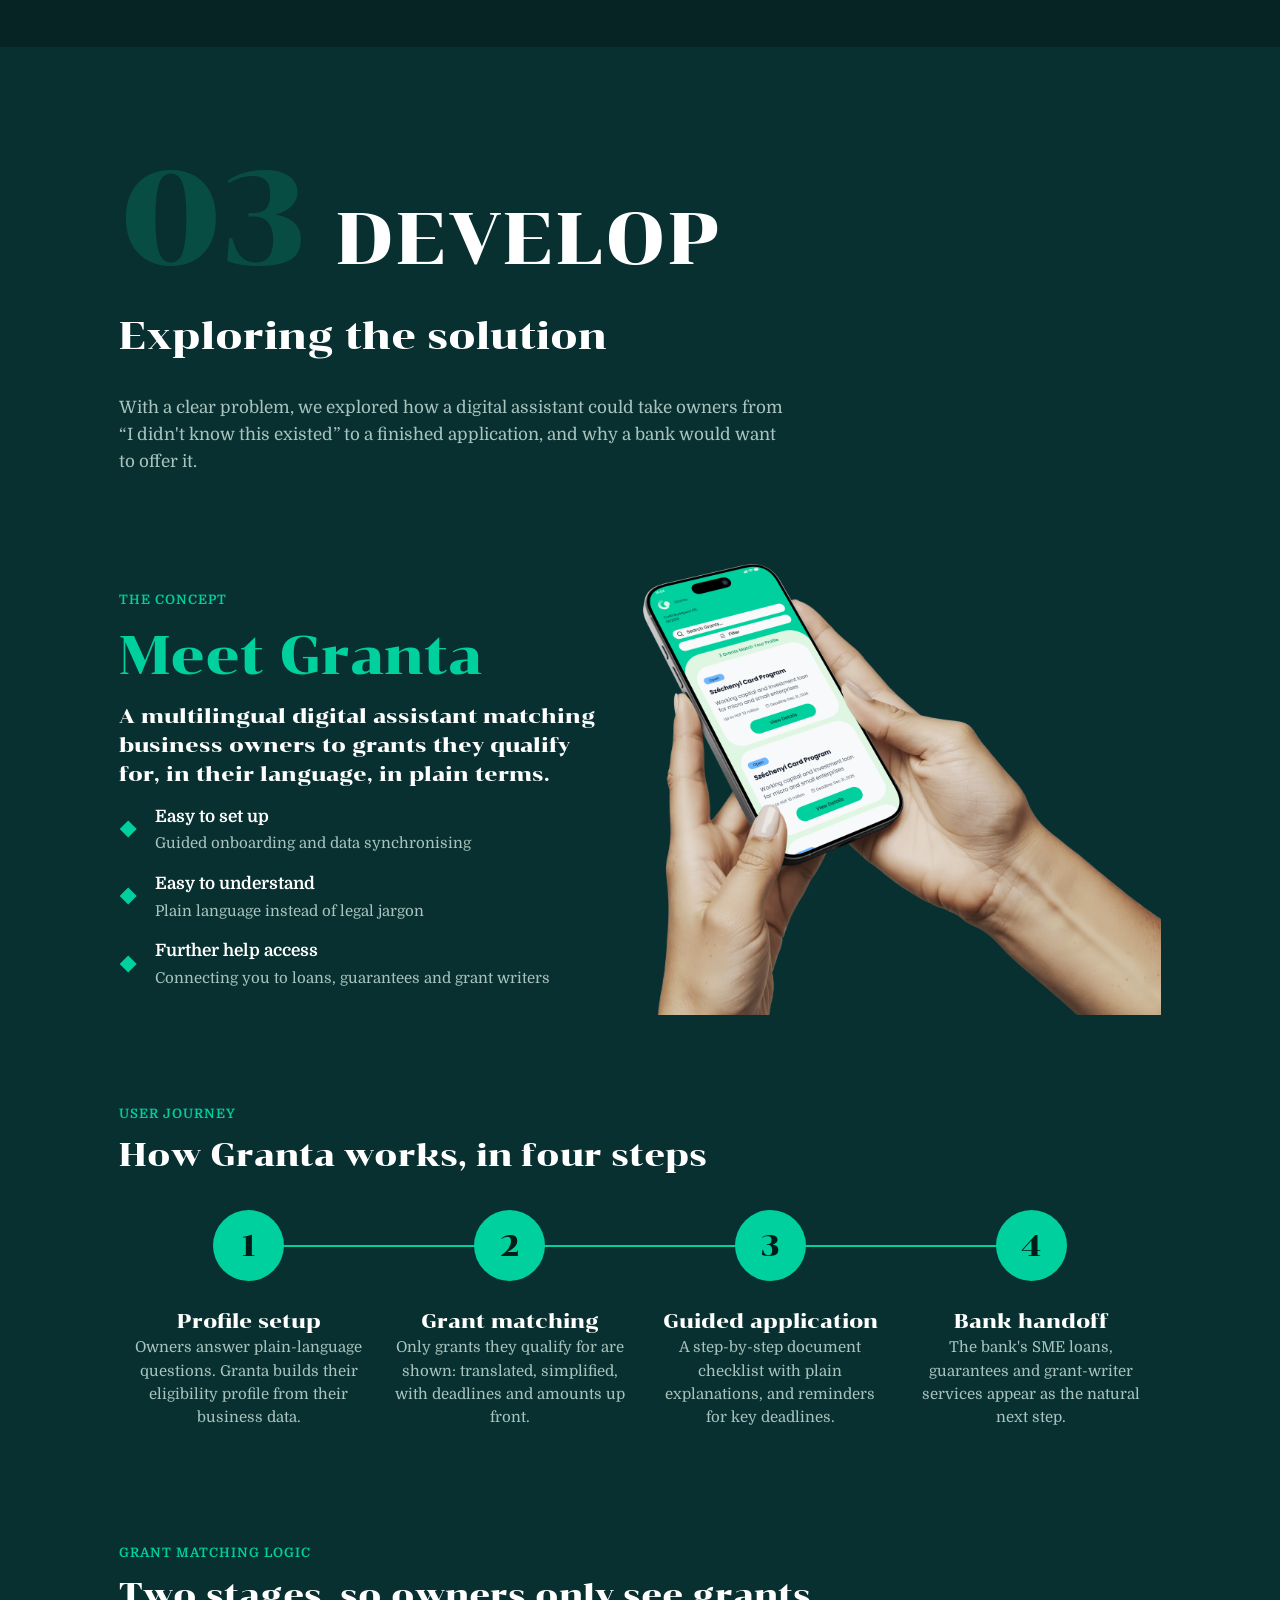
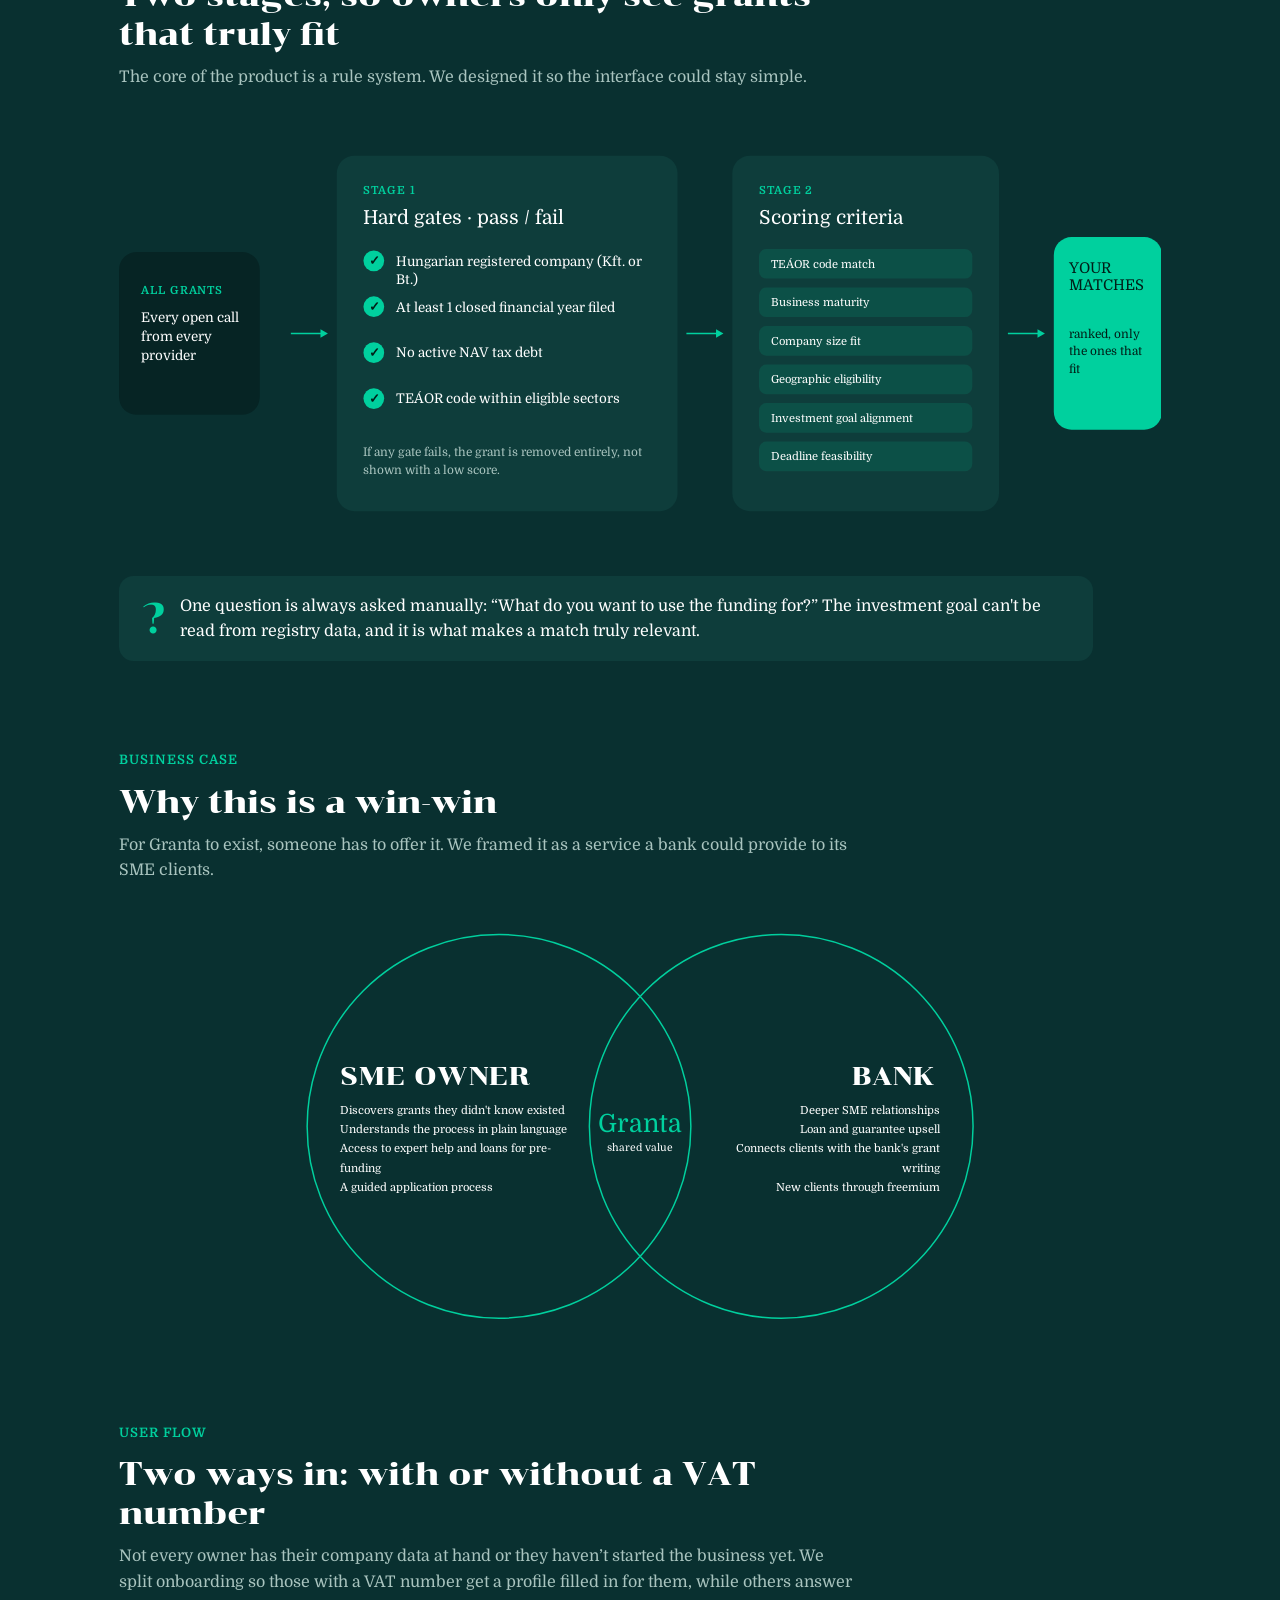
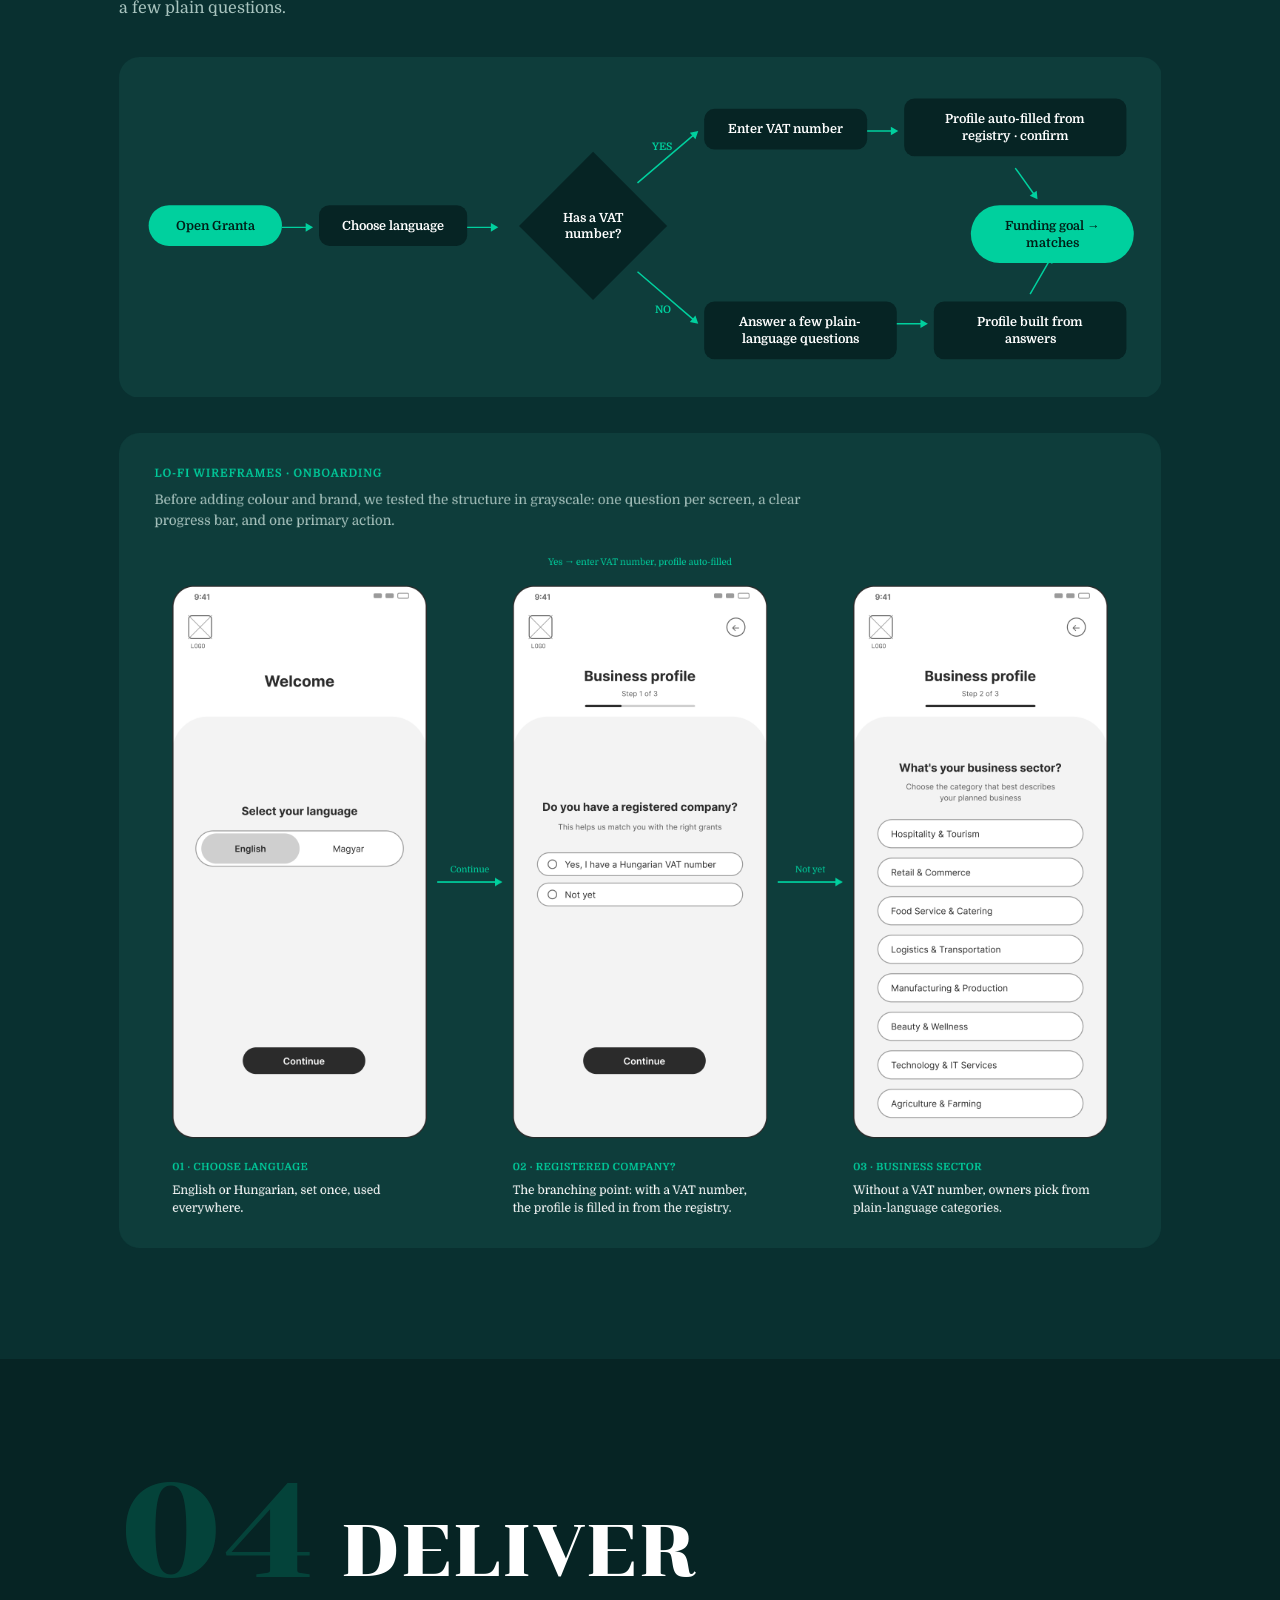
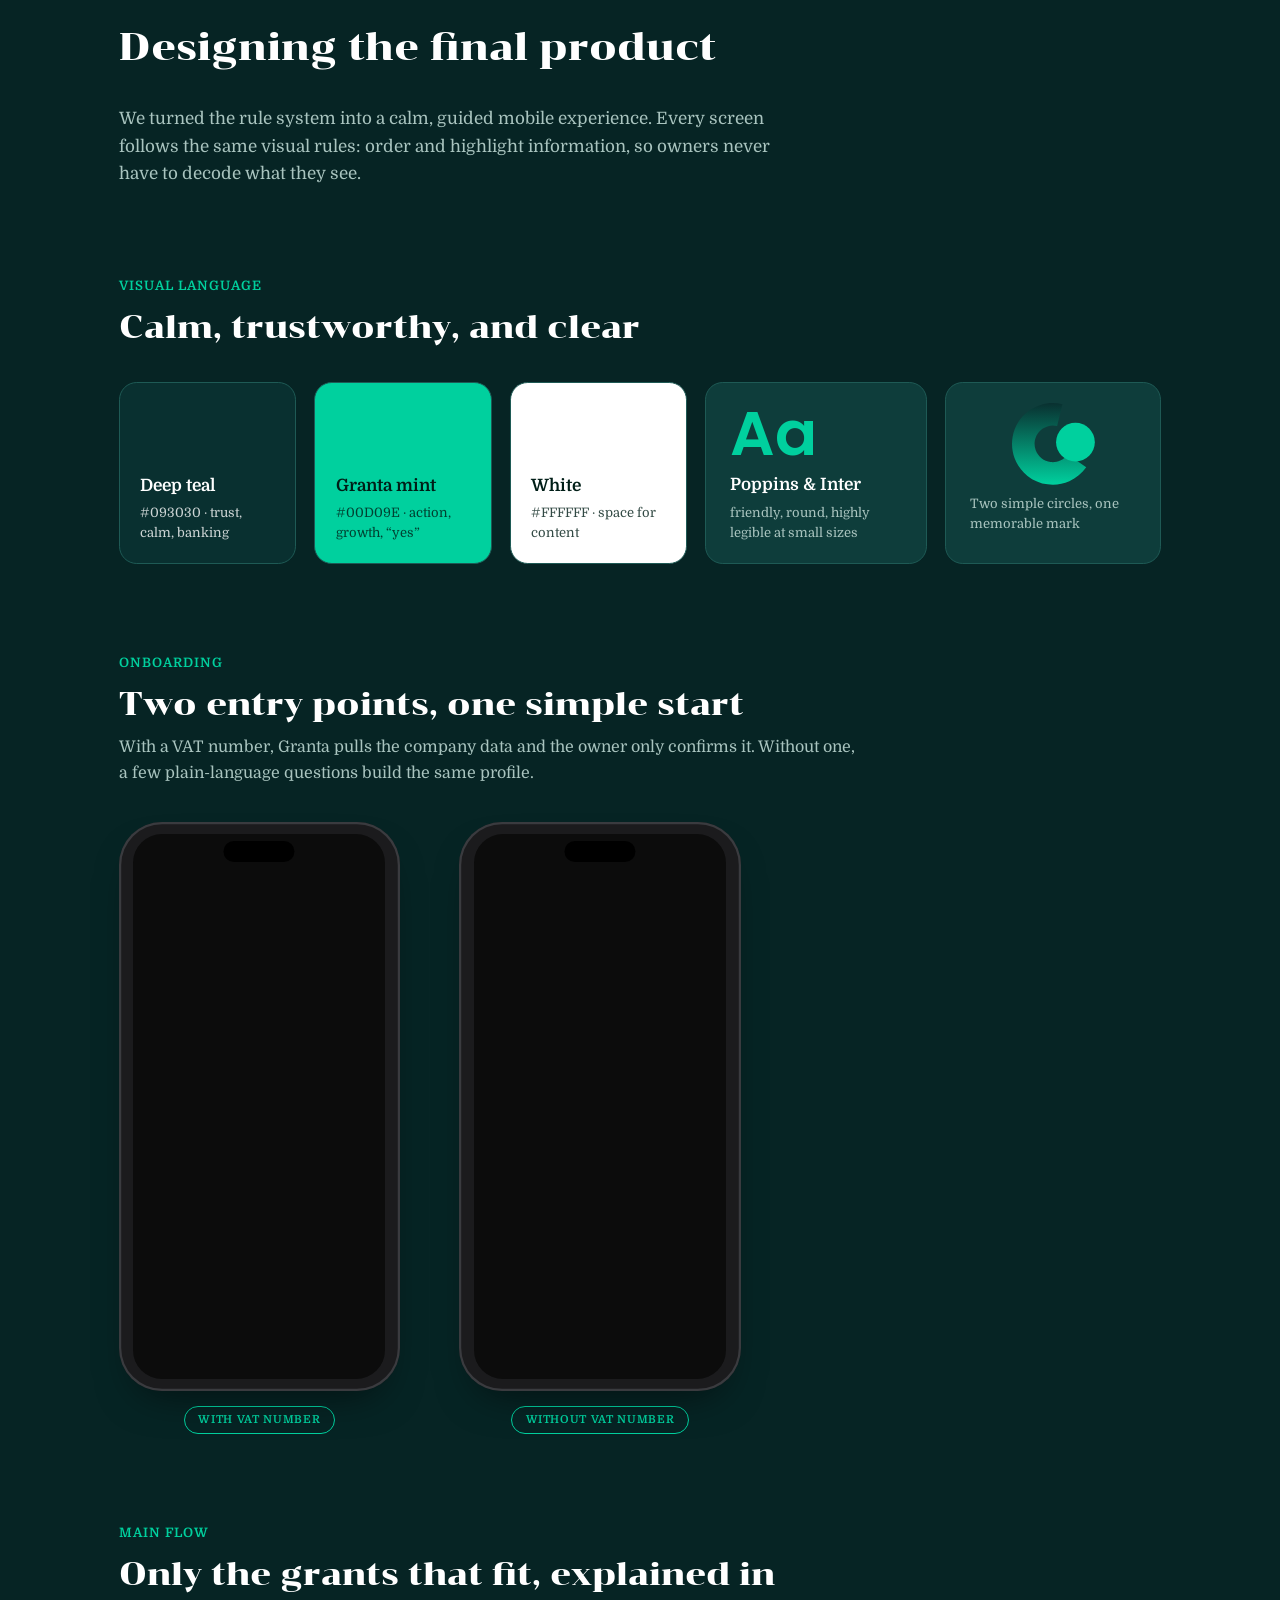
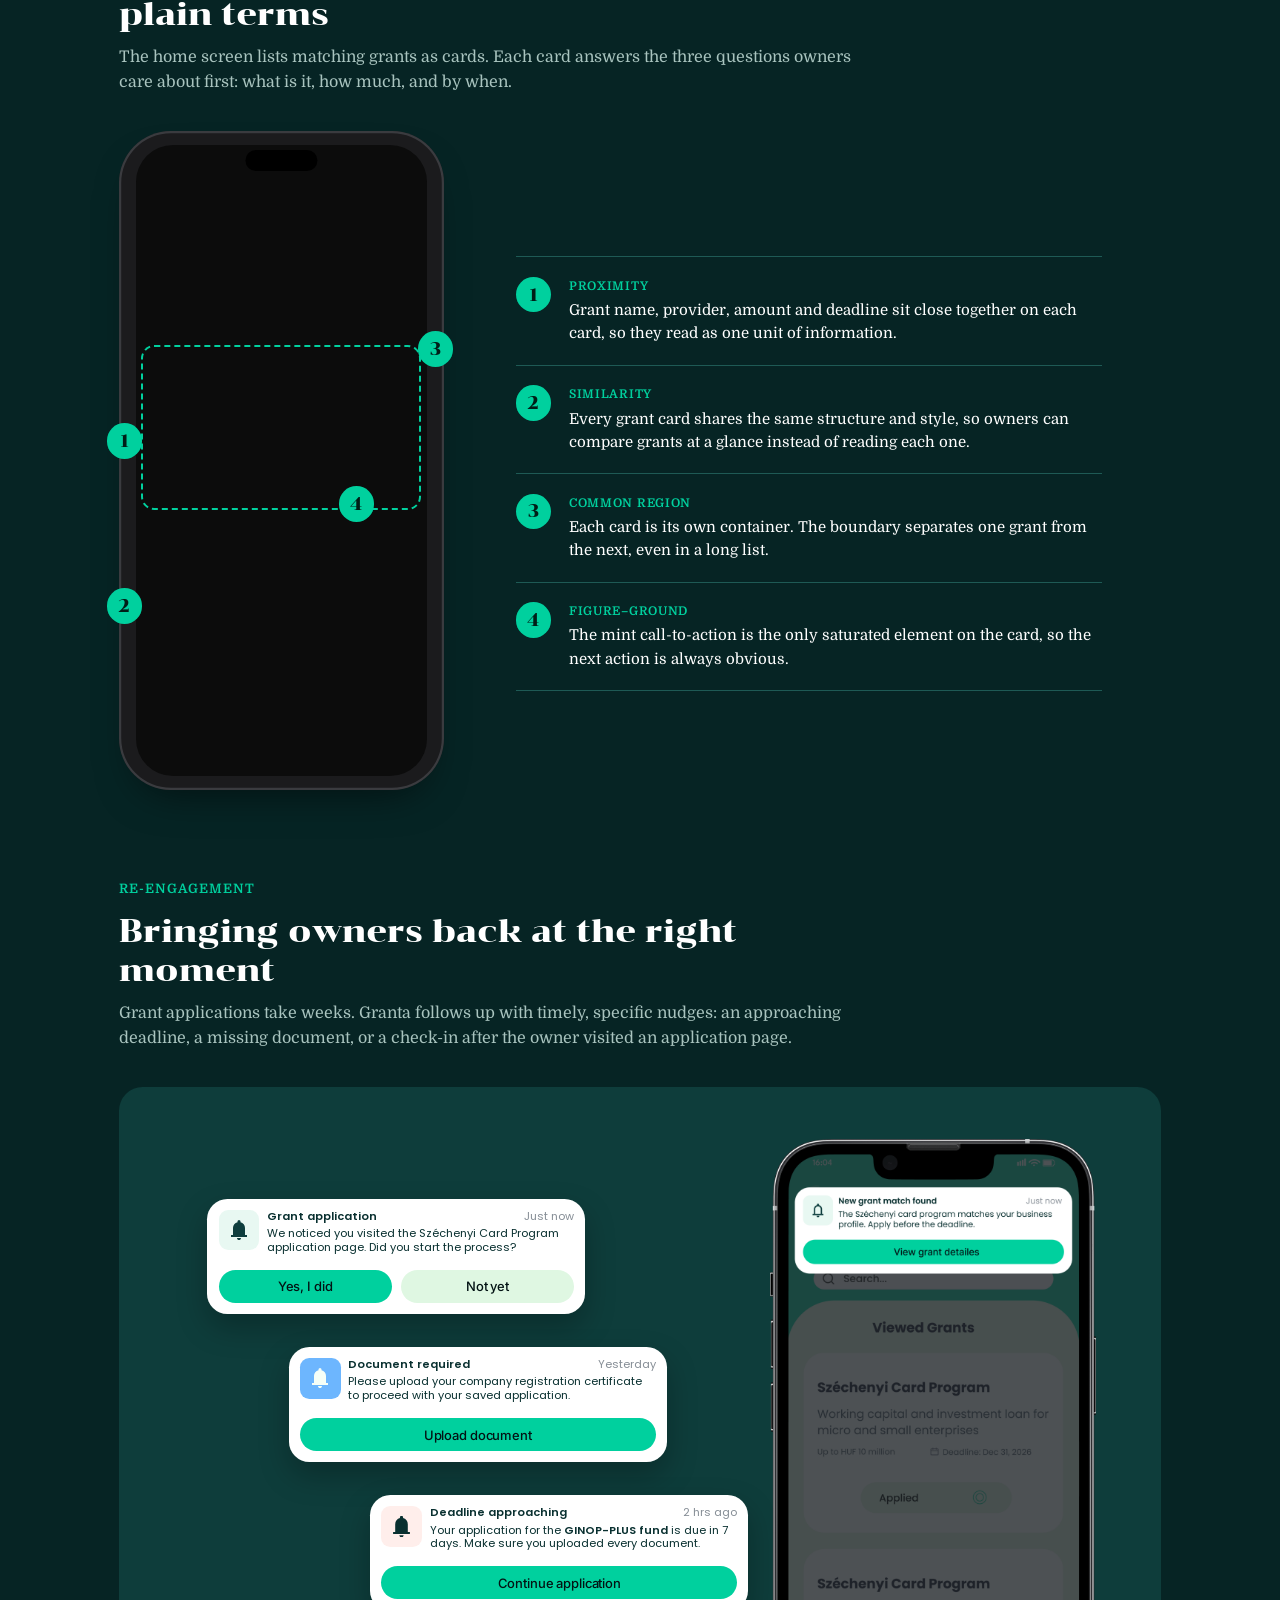
<file: granta.html>
<!DOCTYPE html>
<html lang="en">
<head>
  <meta charset="utf-8">
  <meta name="viewport" content="width=device-width, initial-scale=1">

  <title>Granta — Case study · Róza Parlagi</title>
  <meta name="description" content="Granta: a multilingual grant assistant that matches Hungarian SME owners to the grants they qualify for, in plain language. A case study by Róza Parlagi (NDA project).">
  <meta name="theme-color" content="#093030">

  <meta property="og:type" content="article">
  <meta property="og:title" content="Granta — Case study · Róza Parlagi">
  <meta property="og:description" content="Designing a grant assistant for Hungarian SMEs.">
  <meta property="og:url" content="https://parlagiroza.com/granta.html">

  <link rel="icon" type="image/png" href="assets/img/favicon.png">
  <link rel="apple-touch-icon" href="assets/img/apple-touch-icon.png">

  <link rel="preload" href="assets/fonts/chonburi-latin-400-normal.woff2" as="font" type="font/woff2" crossorigin>
  <link rel="preload" href="assets/fonts/domine-latin-400-normal.woff2" as="font" type="font/woff2" crossorigin>
  <link rel="stylesheet" href="css/style.css">
  <link rel="stylesheet" href="css/home.css">
  <link rel="stylesheet" href="css/case.css">
  <link rel="stylesheet" href="css/granta.css">

  <script>document.documentElement.classList.add('js');</script>
</head>

<body id="top" class="home cs-page granta-page">
  <div class="page">

    <!-- ============ NAV (same as the home page) ============ -->
    <header class="nav">
      <a class="nav__logo" href="index.html" aria-label="Róza Parlagi — home">
        <img src="assets/img/logo.png" alt="" width="309" height="280">
      </a>
      <nav aria-label="Main">
        <ul class="nav__links" id="main-menu">
          <li><a href="index.html#projects" aria-current="page">Projects</a></li>
          <li><a href="index.html#about">About Me</a></li>
          <li><a href="index.html#contact">Get in touch</a></li>
          <li><a href="Roza_Parlagi_CV.pdf" target="_blank" rel="noopener">CV</a></li>
        </ul>
      </nav>
      <div class="nav__actions">
        <button class="nav__burger" type="button" aria-label="Open menu" aria-expanded="false" aria-controls="main-menu">
          <span></span><span></span><span></span>
        </button>
      </div>
    </header>

    <main class="cs-main">

      <!-- ============ HERO ============ -->
      <section class="gr-hero" aria-labelledby="gr-title">
        <svg class="gr-hero__deco" viewBox="0 0 769 1042" fill="none" aria-hidden="true">
          <path d="M353.345 788.678C419.192 852.639 501.545 896.368 591.548 915.163C681.552 933.959 775.801 927.11 864.163 895.354C952.526 863.597 1031.66 808.134 1093.05 734.927C1154.45 661.719 1195.79 573.538 1212.62 479.862C1229.45 386.187 1221.14 290.561 1188.58 203.267C1156.03 115.972 1100.46 40.3098 1027.84 -15.5846C955.231 -71.479 868.324 -105.492 776.466 -113.965C684.608 -122.439 591.274 -105.054 506.499 -63.6781L619.727 194.905C657.704 176.37 699.514 168.582 740.663 172.378C781.812 176.174 820.743 191.41 853.271 216.449C885.799 241.487 910.693 275.381 925.277 314.486C939.861 353.591 943.583 396.428 936.043 438.391C928.503 480.354 909.986 519.856 882.483 552.65C854.98 585.445 819.531 610.29 779.948 624.516C740.365 638.742 698.145 641.81 657.826 633.39C617.508 624.97 580.617 605.381 551.12 576.729L353.345 788.678Z" fill="url(#gr-hero-grad)"/>
          <ellipse cx="459.13" cy="284.41" rx="238.988" ry="249.712" transform="rotate(-150 459.13 284.41)" fill="#00D09E"/>
          <defs><linearGradient id="gr-hero-grad" x1="974.786" y1="-51.0972" x2="448.433" y2="860.573" gradientUnits="userSpaceOnUse"><stop stop-color="#00D09E"/><stop offset="1" stop-color="#093030"/></linearGradient></defs>
        </svg>
        <div class="gr-hero__center">
          <p class="gr-hero__eyebrow">Case study</p>
          <h1 class="gr-hero__title" id="gr-title">Granta</h1>
          <p class="gr-hero__sub">Designing a grant assistant for Hungarian SMEs</p>
          <p class="gr-hero__nda"><span aria-hidden="true"></span>NDA project · real Hungarian banking client</p>
        </div>
        <dl class="cs-meta gr-hero__meta">
          <div><dt>My role</dt><dd>Research, concept, user flows &amp; UI design</dd></div>
          <div><dt>Emphasis on</dt><dd>Turning a complex, rule-heavy system into a simple product</dd></div>
          <div><dt>Team</dt><dd>3 interaction designers: Réka Czigler, Pegah Setoodegan, Róza Parlagi</dd></div>
          <div><dt>Timeline</dt><dd>6 months</dd></div>
        </dl>
      </section>

      <!-- ============ OVERVIEW ============ -->
      <section class="cs-sec cs-sec--overview" aria-labelledby="gr-overview">
        <p class="cs-kicker" id="gr-overview">Overview</p>
        <h2 class="cs-h1" data-reveal>A smarter way to access grants in Hungary</h2>
        <div class="gr-nda" data-reveal>
          <p class="gr-nda__tag">NDA</p>
          <p>This project was developed with a real Hungarian banking client and is covered by a non-disclosure agreement. Some details, data and screens are simplified or left out to protect confidential information.</p>
        </div>
        <div class="cs-overview" data-reveal>
          <div class="cs-overview__text">
            <p>Hungary has around 900,000 registered small and medium-sized businesses, and there are EU and state grants designed to help them grow. Yet many owners never apply. Not because they don't qualify, but because finding, understanding and completing an application is simply too hard.</p>
            <p>Granta is a multilingual digital assistant that matches business owners to the grants they actually qualify for, explains them in plain language, and guides them all the way to submission.</p>
          </div>
          <dl class="cs-figures">
            <div><dt>~900K</dt><dd>registered SMEs in Hungary (KSH)</dd></div>
            <div><dt>4</dt><dd>key barriers between owners and grants</dd></div>
            <div><dt>1</dt><dd>assistant from discovery to submission</dd></div>
          </dl>
        </div>
      </section>

      <!-- ============ THE PROCESS ============ -->
      <section class="cs-sec cs-sec--alt cs-sec--process" aria-labelledby="gr-process">
        <p class="cs-kicker">The process</p>
        <h2 class="cs-h1 cs-h1--sm" id="gr-process">Following the double diamond</h2>
        <p class="cs-lead">We moved through the project in four phases: first going wide to understand the problem, narrowing it down to one clear challenge, then exploring solutions before refining one into a working product. The case study follows the same path.</p>
        <div class="cs-diamond" data-reveal>
          <svg viewBox="0 0 1408 470" role="img" aria-labelledby="gr-dd-title">
            <title id="gr-dd-title">Double diamond: Discover and Define lead to the problem definition, Develop and Deliver lead to the solution</title>
            <polygon points="0,240 340,60 340,420" fill="#041616"/>
            <polygon points="340,60 680,240 340,420" fill="#046955"/>
            <polygon points="728,240 1068,60 1068,420" fill="#041616"/>
            <polygon points="1068,60 1408,240 1068,420" fill="#046955"/>
            <circle cx="704" cy="240" r="9" fill="#00d09e"/>
            <circle cx="1399" cy="240" r="9" fill="#00d09e"/>
            <g class="cs-dd-space"><text x="328" y="25">Problem space</text><text x="1053" y="25">Solution space</text></g>
            <g class="cs-dd-num"><text x="214" y="199">01</text><text x="465.5" y="199">02</text><text x="943.5" y="199">03</text><text x="1193" y="199">04</text></g>
            <g class="cs-dd-name"><text x="219" y="240">DISCOVER</text><text x="471" y="240">DEFINE</text><text x="948.5" y="240">DEVELOP</text><text x="1198.5" y="240">DELIVER</text></g>
            <g class="cs-dd-sub"><text x="210" y="275">diverge</text><text x="461.5" y="275">converge</text><text x="938" y="275">diverge</text><text x="1189.5" y="275">converge</text></g>
            <g class="cs-dd-end"><text x="616" y="467" text-anchor="start">Problem definition</text><text x="1330" y="467" text-anchor="start">Solution</text></g>
          </svg>
        </div>
        <div class="cs-steps" data-reveal>
          <div><p class="cs-steps__head">01 · Discover</p><ul><li>Desktop research</li><li>Grant landscape mapping</li><li>Target audience</li><li>Barrier synthesis</li></ul></div>
          <div><p class="cs-steps__head">02 · Define</p><ul><li>Problem statement</li><li>How might we…</li><li>Design principles</li><li>Project goal</li></ul></div>
          <div><p class="cs-steps__head">03 · Develop</p><ul><li>Concept: Meet Granta</li><li>User journey</li><li>Matching logic</li><li>Business case &amp; flows</li></ul></div>
          <div><p class="cs-steps__head">04 · Deliver</p><ul><li>Onboarding</li><li>Main flow</li><li>Re-engagement</li><li>Freemium screens</li></ul></div>
        </div>
      </section>

      <!-- ============ 01 DISCOVER ============ -->
      <section class="cs-sec" aria-labelledby="gr-discover">
        <h2 class="cs-phase" id="gr-discover"><span class="cs-phase__num" aria-hidden="true">01</span><span class="cs-phase__name">Discover</span></h2>
        <p class="cs-h2">Research &amp; planning</p>
        <p class="cs-lead">We started wide. Before sketching a single screen, we wanted to understand how the Hungarian grant system works, who it is meant to serve, and why so much of the money never reaches them.</p>
        <div class="cs-spacer" style="--s: 40"></div>

        <div class="cs-group">
          <p class="cs-label">Research plan</p>
          <h3 class="cs-h3">Four steps from question to insight</h3>
        </div>
        <ol class="gr-timeline" data-reveal>
          <li><span class="gr-timeline__dot">01</span><p class="gr-timeline__title">Desktop research</p><p>EU and KSH data on SMEs and grant awareness, and how the Hungarian grant system works.</p></li>
          <li><span class="gr-timeline__dot">02</span><p class="gr-timeline__title">Grant landscape mapping</p><p>Programs like GINOP-PLUS and the Széchenyi Card Program, and providers such as the Hungarian Development Bank.</p></li>
          <li><span class="gr-timeline__dot">03</span><p class="gr-timeline__title">Audience mapping</p><p>Who Hungarian SME owners are: from local hospitality to manufacturing and independent services.</p></li>
          <li><span class="gr-timeline__dot gr-timeline__dot--fill">04</span><p class="gr-timeline__title">Synthesis</p><p>Clustering what we learned into the barriers that stop owners from applying.</p></li>
        </ol>
        <div class="cs-spacer" style="--s: 40"></div>

        <div class="cs-group cs-group--wide">
          <p class="cs-label">The landscape</p>
          <h3 class="cs-h3">The money exists. The people it is meant for often never find it.</h3>
        </div>
        <div class="gr-stats" data-reveal>
          <div class="gr-stat">
            <p class="gr-stat__big">~900K</p>
            <p class="gr-stat__text">registered SMEs in Hungary</p>
            <p class="gr-stat__pills"><span class="cs-pill">Hospitality</span><span class="cs-pill">Retail</span><span class="cs-pill">Services</span><span class="cs-pill">Manufacturing</span></p>
            <p class="gr-stat__src">Source: KSH, ksh.hu/business-units-and-non-profit-organisations</p>
          </div>
          <div class="gr-aware">
            <p class="cs-label gr-label-sm">Low awareness</p>
            <p class="gr-aware__big">According to EU survey data, only around a third of European SMEs are aware of the public financial support available to them (Flash Eurobarometer 441, 2016).</p>
            <p class="gr-aware__text">Grants are announced in calls written for experts, spread across many portals and providers, and rarely reach the owner of a small café or workshop directly.</p>
          </div>
        </div>
        <div class="cs-spacer" style="--s: 40"></div>

        <div class="gr-audience" data-reveal>
          <img class="gr-audience__photo" src="assets/img/granta/audience.jpg" alt="Two smiling café owners standing behind their counter" width="1280" height="1120" loading="lazy">
          <div class="cs-group">
            <p class="cs-label">Who we are designing for</p>
            <h3 class="cs-h3">The full spectrum of Hungarian SME owners</h3>
            <p class="cs-p">From local hospitality to manufacturing and independent services. They are experts in their own business, not in Hungarian grant law, and they don't have time to become one.</p>
          </div>
        </div>
        <div class="cs-spacer" style="--s: 40"></div>

        <div class="cs-group cs-group--wide">
          <p class="cs-label">What we found</p>
          <h3 class="cs-h3">Four barriers stand between owners and the money</h3>
        </div>
        <div class="cs-cards cs-cards--4" data-reveal>
          <div class="gr-barrier">
            <svg width="46" height="46" viewBox="0 0 46 46" fill="none" aria-hidden="true"><path d="M11.5 42.1673V33.9256C9.67917 32.2645 8.26563 30.3239 7.25938 28.1038C6.25313 25.8836 5.75 23.5437 5.75 21.084C5.75 16.2923 7.42708 12.2194 10.7812 8.86523C14.1354 5.51107 18.2083 3.83398 23 3.83398C26.9931 3.83398 30.5309 5.00794 33.6135 7.35586C36.6962 9.70378 38.7007 12.7625 39.6271 16.5319L42.1188 26.3548C42.2785 26.9618 42.1667 27.5128 41.7833 28.0079C41.4 28.5031 40.8889 28.7507 40.25 28.7507H36.4167V34.5007C36.4167 35.5548 36.0413 36.4572 35.2906 37.2079C34.5399 37.9586 33.6375 38.334 32.5833 38.334H28.75V42.1673H24.9167V34.5007H32.5833V24.9173H37.7583L35.9375 17.4902C35.2028 14.5833 33.6375 12.2194 31.2417 10.3986C28.8458 8.57773 26.0986 7.66732 23 7.66732C19.2944 7.66732 16.1319 8.96107 13.5125 11.5486C10.8931 14.1361 9.58333 17.2826 9.58333 20.9881C9.58333 22.9048 9.97465 24.7257 10.7573 26.4507C11.5399 28.1757 12.65 29.709 14.0875 31.0506L15.3333 32.2007V42.1673H11.5ZM23 30.6673C23.5431 30.6673 23.9983 30.4836 24.3656 30.1163C24.733 29.7489 24.9167 29.2937 24.9167 28.7507C24.9167 28.2076 24.733 27.7524 24.3656 27.385C23.9983 27.0177 23.5431 26.834 23 26.834C22.4569 26.834 22.0017 27.0177 21.6344 27.385C21.267 27.7524 21.0833 28.2076 21.0833 28.7507C21.0833 29.2937 21.267 29.7489 21.6344 30.1163C22.0017 30.4836 22.4569 30.6673 23 30.6673ZM21.5625 24.534H24.4854C24.4854 23.7354 24.5892 23.0885 24.7969 22.5934C25.0045 22.0982 25.4278 21.4993 26.0667 20.7965C26.6417 20.1576 27.2007 19.5107 27.7438 18.8559C28.2868 18.201 28.5583 17.3465 28.5583 16.2923C28.5583 14.9507 28.0392 13.8166 27.001 12.8902C25.9628 11.9638 24.6771 11.5007 23.1438 11.5007C21.866 11.5007 20.708 11.868 19.6698 12.6027C18.6316 13.3375 17.9049 14.2958 17.4896 15.4777L20.125 16.5798C20.3486 15.877 20.7399 15.31 21.299 14.8788C21.858 14.4475 22.4729 14.2319 23.1438 14.2319C23.8465 14.2319 24.4295 14.4236 24.8927 14.8069C25.3559 15.1902 25.5875 15.6854 25.5875 16.2923C25.5875 16.9632 25.3878 17.5621 24.9885 18.0892C24.5892 18.6163 24.1181 19.1513 23.575 19.6944C22.9361 20.3652 22.441 21.0361 22.0896 21.7069C21.7382 22.3777 21.5625 23.3201 21.5625 24.534Z" fill="#1C1B1F"/></svg>
            <p class="gr-barrier__title">Low awareness</p>
            <p class="gr-barrier__text">According to EU survey data, only around a third of European SMEs are aware of the public financial support available to them (Flash Eurobarometer 441, 2016).</p>
          </div>
          <div class="gr-barrier">
            <svg width="50" height="50" viewBox="0 0 50 50" fill="none" aria-hidden="true"><path d="M2.0835 35.834C2.0835 34.6534 2.38732 33.5684 2.99495 32.5788C3.60259 31.5892 4.40988 30.834 5.41683 30.3132C7.56961 29.2368 9.75711 28.4295 11.9793 27.8913C14.2016 27.3531 16.4585 27.084 18.7502 27.084C21.0418 27.084 23.2988 27.3531 25.521 27.8913C27.7432 28.4295 29.9307 29.2368 32.0835 30.3132C33.0904 30.834 33.8977 31.5892 34.5054 32.5788C35.113 33.5684 35.4168 34.6534 35.4168 35.834V37.5007C35.4168 38.6465 35.0088 39.6274 34.1929 40.4434C33.3769 41.2593 32.396 41.6673 31.2502 41.6673H6.25016C5.10433 41.6673 4.12343 41.2593 3.30745 40.4434C2.49148 39.6274 2.0835 38.6465 2.0835 37.5007V35.834ZM43.7502 41.6673H38.4377C38.8196 41.0423 39.1061 40.3739 39.297 39.6621C39.488 38.9503 39.5835 38.2298 39.5835 37.5007V35.4173C39.5835 33.8895 39.1581 32.4225 38.3075 31.0163C37.4568 29.61 36.2502 28.4034 34.6877 27.3965C36.4585 27.6048 38.1252 27.9607 39.6877 28.4642C41.2502 28.9677 42.7085 29.584 44.0627 30.3132C45.3127 31.0076 46.2675 31.7802 46.9272 32.6309C47.587 33.4816 47.9168 34.4104 47.9168 35.4173V37.5007C47.9168 38.6465 47.5088 39.6274 46.6929 40.4434C45.8769 41.2593 44.896 41.6673 43.7502 41.6673ZM12.8647 22.5527C11.2328 20.9208 10.4168 18.959 10.4168 16.6673C10.4168 14.3757 11.2328 12.4138 12.8647 10.7819C14.4967 9.14996 16.4585 8.33398 18.7502 8.33398C21.0418 8.33398 23.0036 9.14996 24.6356 10.7819C26.2675 12.4138 27.0835 14.3757 27.0835 16.6673C27.0835 18.959 26.2675 20.9208 24.6356 22.5527C23.0036 24.1847 21.0418 25.0007 18.7502 25.0007C16.4585 25.0007 14.4967 24.1847 12.8647 22.5527ZM37.1356 22.5527C35.5036 24.1847 33.5418 25.0007 31.2502 25.0007C30.8682 25.0007 30.3821 24.9572 29.7918 24.8704C29.2016 24.7836 28.7154 24.6882 28.3335 24.584C29.271 23.4729 29.9915 22.2402 30.495 20.8861C30.9984 19.5319 31.2502 18.1257 31.2502 16.6673C31.2502 15.209 30.9984 13.8027 30.495 12.4486C29.9915 11.0944 29.271 9.86176 28.3335 8.75065C28.8196 8.57704 29.3057 8.46419 29.7918 8.41211C30.2779 8.36003 30.7641 8.33398 31.2502 8.33398C33.5418 8.33398 35.5036 9.14996 37.1356 10.7819C38.7675 12.4138 39.5835 14.3757 39.5835 16.6673C39.5835 18.959 38.7675 20.9208 37.1356 22.5527ZM6.25016 37.5007H31.2502V35.834C31.2502 35.452 31.1547 35.1048 30.9637 34.7923C30.7727 34.4798 30.521 34.2368 30.2085 34.0632C28.3335 33.1257 26.4411 32.4225 24.5314 31.9538C22.6217 31.485 20.6946 31.2507 18.7502 31.2507C16.8057 31.2507 14.8786 31.485 12.9689 31.9538C11.0592 32.4225 9.16683 33.1257 7.29183 34.0632C6.97933 34.2368 6.72759 34.4798 6.53662 34.7923C6.34565 35.1048 6.25016 35.452 6.25016 35.834V37.5007ZM21.6929 19.61C22.5088 18.7941 22.9168 17.8132 22.9168 16.6673C22.9168 15.5215 22.5088 14.5406 21.6929 13.7246C20.8769 12.9086 19.896 12.5007 18.7502 12.5007C17.6043 12.5007 16.6234 12.9086 15.8075 13.7246C14.9915 14.5406 14.5835 15.5215 14.5835 16.6673C14.5835 17.8132 14.9915 18.7941 15.8075 19.61C16.6234 20.426 17.6043 20.834 18.7502 20.834C19.896 20.834 20.8769 20.426 21.6929 19.61Z" fill="#001E17"/></svg>
            <p class="gr-barrier__title">No trusted guide</p>
            <p class="gr-barrier__text">There is no single place that tells owners which grants fit them and what to do next, so many give up before they start.</p>
          </div>
          <div class="gr-barrier">
            <svg width="50" height="50" viewBox="0 0 50 50" fill="none" aria-hidden="true"><path d="M18.7502 37.4994H31.2502C31.8404 37.4994 32.3352 37.2997 32.7345 36.9004C33.1338 36.5011 33.3335 36.0063 33.3335 35.416C33.3335 34.8257 33.1338 34.3309 32.7345 33.9316C32.3352 33.5323 31.8404 33.3327 31.2502 33.3327H18.7502C18.1599 33.3327 17.6651 33.5323 17.2658 33.9316C16.8665 34.3309 16.6668 34.8257 16.6668 35.416C16.6668 36.0063 16.8665 36.5011 17.2658 36.9004C17.6651 37.2997 18.1599 37.4994 18.7502 37.4994ZM18.7502 29.166H31.2502C31.8404 29.166 32.3352 28.9664 32.7345 28.5671C33.1338 28.1678 33.3335 27.673 33.3335 27.0827C33.3335 26.4924 33.1338 25.9976 32.7345 25.5983C32.3352 25.199 31.8404 24.9994 31.2502 24.9994H18.7502C18.1599 24.9994 17.6651 25.199 17.2658 25.5983C16.8665 25.9976 16.6668 26.4924 16.6668 27.0827C16.6668 27.673 16.8665 28.1678 17.2658 28.5671C17.6651 28.9664 18.1599 29.166 18.7502 29.166ZM12.5002 45.8327C11.3543 45.8327 10.3734 45.4247 9.55745 44.6087C8.74148 43.7928 8.3335 42.8119 8.3335 41.666V8.33268C8.3335 7.18685 8.74148 6.20595 9.55745 5.38997C10.3734 4.574 11.3543 4.16602 12.5002 4.16602H27.4481C28.0036 4.16602 28.5331 4.27018 29.0366 4.47852C29.5401 4.68685 29.9828 4.98199 30.3647 5.36393L40.4689 15.4681C40.8509 15.85 41.146 16.2928 41.3543 16.7962C41.5627 17.2997 41.6668 17.8292 41.6668 18.3848V41.666C41.6668 42.8119 41.2588 43.7928 40.4429 44.6087C39.6269 45.4247 38.646 45.8327 37.5002 45.8327H12.5002ZM27.0835 16.666V8.33268H12.5002V41.666H37.5002V18.7493H29.1668C28.5766 18.7493 28.0818 18.5497 27.6825 18.1504C27.2831 17.7511 27.0835 17.2563 27.0835 16.666Z" fill="#001E17"/></svg>
            <p class="gr-barrier__title">Complex legal terms</p>
            <p class="gr-barrier__text">Dense regulatory language creates confusion even for well-educated owners unfamiliar with Hungarian law.</p>
          </div>
          <div class="gr-barrier">
            <svg width="51" height="51" viewBox="0 0 51 51" fill="none" aria-hidden="true"><path d="M4.84461 44.625C3.58471 44.625 2.50617 44.2089 1.60898 43.3766C0.711781 42.5443 0.263184 41.5438 0.263184 40.375V14.875C0.263184 14.2729 0.48271 13.7682 0.921763 13.3609C1.36082 12.9536 1.90486 12.75 2.55389 12.75C3.20293 12.75 3.74697 12.9536 4.18603 13.3609C4.62508 13.7682 4.84461 14.2729 4.84461 14.875V40.375H41.496C42.145 40.375 42.6891 40.5786 43.1281 40.9859C43.5672 41.3932 43.7867 41.8979 43.7867 42.5C43.7867 43.1021 43.5672 43.6068 43.1281 44.0141C42.6891 44.4214 42.145 44.625 41.496 44.625H4.84461ZM14.0074 36.125C12.7476 36.125 11.669 35.7089 10.7718 34.8766C9.87463 34.0443 9.42603 33.0438 9.42603 31.875V8.5C9.42603 7.33125 9.87463 6.33073 10.7718 5.49844C11.669 4.66615 12.7476 4.25 14.0074 4.25H23.5712C24.182 4.25 24.7642 4.35625 25.3178 4.56875C25.8714 4.78125 26.3582 5.08229 26.7782 5.47187L30.0424 8.5H46.0774C47.3373 8.5 48.4158 8.91615 49.313 9.74844C50.2102 10.5807 50.6588 11.5813 50.6588 12.75V31.875C50.6588 33.0438 50.2102 34.0443 49.313 34.8766C48.4158 35.7089 47.3373 36.125 46.0774 36.125H14.0074ZM14.0074 31.875H46.0774V12.75H28.1526L23.5712 8.5H14.0074V31.875Z" fill="#001E17"/></svg>
            <p class="gr-barrier__title">Overwhelming paperwork</p>
            <p class="gr-barrier__text">Multi-step applications with unclear requirements lead to abandonment before submission.</p>
          </div>
        </div>
        <div class="cs-spacer" style="--s: 40"></div>

        <div class="cs-group">
          <p class="cs-label">Synthesis · the current journey</p>
          <h3 class="cs-h3">Where owners drop off today</h3>
          <p class="cs-p">Mapping the barriers onto the steps of applying showed the real pattern: every step adds friction, and the experience gets worse just when effort is highest.</p>
        </div>
        <figure class="cs-figure cs-scroll" data-reveal>
          <svg viewBox="0 0 1408 600" fill="none" role="img" aria-labelledby="gr-jm-title">
            <title id="gr-jm-title">As-is journey: Hear about grants (curious, low awareness), Check eligibility (unsure, no trusted guide), Read the call (confused, complex legal terms), Gather documents (overwhelmed, overwhelming paperwork), Submit or give up (drops off, abandonment)</title>
            <rect width="1408" height="600" rx="28" fill="#0E3D3B"/>
            <rect x="281.6" y="40" width="1" height="440" fill="#1E5A55"/><rect x="563.2" y="40" width="1" height="440" fill="#1E5A55"/><rect x="844.8" y="40" width="1" height="440" fill="#1E5A55"/><rect x="1126.4" y="40" width="1" height="440" fill="#1E5A55"/>
            <path d="M140.8 120C240.8 120 322.4 190 422.4 190C522.4 190 604 270 704 270C804 270 885.6 330 985.6 330C1085.6 330 1167.2 380 1267.2 380" stroke="#00D09E" stroke-width="4" stroke-linecap="round"/>
            <g font-family="Domine" font-size="13" fill="#A9C4BF"><text x="24" y="124.29">+ feeling</text><text x="24" y="394.29">– feeling</text></g>
            <g font-family="Domine" font-size="20" font-weight="700" fill="#fff" text-anchor="middle"><text x="140.8" y="61.6">Hear about grants</text><text x="422.4" y="61.6">Check eligibility</text><text x="704" y="61.6">Read the call</text><text x="985.6" y="61.6">Gather documents</text><text x="1267.2" y="61.6">Submit… or give up</text></g>
            <g stroke="#0E3D3B" stroke-width="4"><circle cx="140.8" cy="120" r="9" fill="#00D09E"/><circle cx="422.4" cy="190" r="9" fill="#00D09E"/><circle cx="704" cy="270" r="9" fill="#00D09E"/><circle cx="985.6" cy="330" r="9" fill="#00D09E"/><circle cx="1267.2" cy="380" r="9" fill="#FFC86B"/></g>
            <g font-family="Domine" font-size="14" fill="#fff" fill-opacity=".8"><text x="110.3" y="153.12">curious</text><text x="396.4" y="223.12">unsure</text><text x="669.5" y="303.12">confused</text><text x="938.1" y="363.12">overwhelmed</text><text x="1228.2" y="413.12">drops off</text></g>
            <rect x="66.3" y="510" width="144" height="33" rx="16.5" fill="#00D09E"/><rect x="334.4" y="510" width="155" height="33" rx="16.5" fill="#00D09E"/><rect x="603" y="510" width="181" height="33" rx="16.5" fill="#00D09E"/><rect x="871.6" y="510" width="222" height="33" rx="16.5" fill="#00D09E"/><rect x="1201.2" y="510" width="136" height="33" rx="16.5" fill="#FFC86B"/>
            <g font-family="Domine" font-size="13" font-weight="700" letter-spacing="0.06em" fill="#001E17"><text x="84.3" y="530.79">Low awareness</text><text x="352.4" y="530.79">No trusted guide</text><text x="621" y="530.79">Complex legal terms</text><text x="889.6" y="530.79">Overwhelming paperwork</text><text x="1219.2" y="530.79">Abandonment</text></g>
          </svg>
        </figure>
      </section>

      <!-- ============ 02 DEFINE ============ -->
      <section class="cs-sec cs-sec--alt" aria-labelledby="gr-define">
        <h2 class="cs-phase" id="gr-define"><span class="cs-phase__num" aria-hidden="true">02</span><span class="cs-phase__name">Define</span></h2>
        <p class="cs-h2">From many problems to one clear challenge</p>
        <p class="cs-lead">Looking at the four barriers together, we realised they were not four separate problems. They were one: the path from a business owner to the right grant is broken.</p>
        <div class="cs-spacer"></div>
        <div class="cs-callout gr-problem" data-reveal>
          <p class="cs-label">Problem statement</p>
          <p class="cs-callout__big">SME owners miss grants they already qualify for.</p>
          <p class="gr-problem__text">The money is there, but the path to it isn't: it is hidden, written in legal language, and broken into paperwork that nobody guides you through.</p>
        </div>
        <div class="cs-spacer"></div>
        <div class="cs-group">
          <p class="cs-label">How might we…</p>
          <h3 class="cs-h3">Turning the problem into questions we could design for</h3>
        </div>
        <div class="cs-cards cs-cards--3 gr-hmws" data-reveal>
          <div class="cs-hmw"><p class="cs-hmw__tag">HMW</p><p class="cs-hmw__text">…help owners find the grants they qualify for, without having to search?</p></div>
          <div class="cs-hmw"><p class="cs-hmw__tag">HMW</p><p class="cs-hmw__text">…turn legal requirements into language anyone can follow?</p></div>
          <div class="cs-hmw"><p class="cs-hmw__tag">HMW</p><p class="cs-hmw__text">…guide owners step by step from a match to a finished application?</p></div>
        </div>
        <div class="cs-spacer"></div>
        <div class="cs-group">
          <p class="cs-label">Design principles</p>
          <h3 class="cs-h3">Four rules that guided every decision</h3>
        </div>
        <div class="cs-rows" data-reveal>
          <div><p class="cs-rows__num">01</p><p class="cs-rows__title">Only show what fits</p><p class="cs-rows__text">If a hard requirement fails, the grant disappears. A 0% match is misleading; absence from the list is cleaner.</p></div>
          <div><p class="cs-rows__num">02</p><p class="cs-rows__title">Plain language first</p><p class="cs-rows__text">Every requirement, deadline and amount explained without legal jargon, in the owner's own language.</p></div>
          <div><p class="cs-rows__num">03</p><p class="cs-rows__title">Do the work for them</p><p class="cs-rows__text">Build the eligibility profile from existing business data, so owners answer as few questions as possible.</p></div>
          <div><p class="cs-rows__num">04</p><p class="cs-rows__title">Never a dead end</p><p class="cs-rows__text">When a grant is not enough, connect owners to loans, guarantees and grant writers.</p></div>
        </div>
        <div class="cs-goal gr-goal" data-reveal>
          <span class="cs-goal__pill">Goal</span>
          <p>Help SME owners discover, understand and apply for the grants they qualify for, without needing an expert.</p>
        </div>
      </section>

      <!-- ============ 03 DEVELOP ============ -->
      <section class="cs-sec" aria-labelledby="gr-develop">
        <h2 class="cs-phase" id="gr-develop"><span class="cs-phase__num" aria-hidden="true">03</span><span class="cs-phase__name">Develop</span></h2>
        <p class="cs-h2">Exploring the solution</p>
        <p class="cs-lead">With a clear problem, we explored how a digital assistant could take owners from “I didn't know this existed” to a finished application, and why a bank would want to offer it.</p>
        <div class="cs-spacer"></div>

        <div class="gr-concept" data-reveal>
          <div class="gr-concept__text">
            <p class="cs-label">The concept</p>
            <p class="gr-concept__name">Meet Granta</p>
            <p class="gr-concept__lead">A multilingual digital assistant matching business owners to grants they qualify for, in their language, in plain terms.</p>
            <ul class="gr-concept__list">
              <li><strong>Easy to set up</strong><span>Guided onboarding and data synchronising</span></li>
              <li><strong>Easy to understand</strong><span>Plain language instead of legal jargon</span></li>
              <li><strong>Further help access</strong><span>Connecting you to loans, guarantees and grant writers</span></li>
            </ul>
          </div>
          <img class="gr-concept__img" src="assets/img/granta/hand-phone.png" alt="A hand holding a phone with the Granta grant list" width="1400" height="1218" loading="lazy">
        </div>
        <div class="cs-spacer"></div>

        <div class="cs-group">
          <p class="cs-label">User journey</p>
          <h3 class="cs-h3">How Granta works, in four steps</h3>
        </div>
        <ol class="gr-journey" data-reveal>
          <li><span>1</span><p class="gr-journey__title">Profile setup</p><p>Owners answer plain-language questions. Granta builds their eligibility profile from their business data.</p></li>
          <li><span>2</span><p class="gr-journey__title">Grant matching</p><p>Only grants they qualify for are shown: translated, simplified, with deadlines and amounts up front.</p></li>
          <li><span>3</span><p class="gr-journey__title">Guided application</p><p>A step-by-step document checklist with plain explanations, and reminders for key deadlines.</p></li>
          <li><span>4</span><p class="gr-journey__title">Bank handoff</p><p>The bank's SME loans, guarantees and grant-writer services appear as the natural next step.</p></li>
        </ol>
        <div class="cs-spacer"></div>

        <div class="cs-group">
          <p class="cs-label">Grant matching logic</p>
          <h3 class="cs-h3">Two stages, so owners only see grants that truly fit</h3>
          <p class="cs-p">The core of the product is a rule system. We designed it so the interface could stay simple.</p>
        </div>
        <figure class="cs-figure cs-scroll" data-reveal>
          <svg viewBox="0 0 1408 560" fill="none" role="img" aria-labelledby="gr-ml-title">
            <title id="gr-ml-title">Matching logic: all grants pass through stage 1 hard gates (Hungarian registered company, at least 1 closed financial year, no active NAV tax debt, TEÁOR code within eligible sectors), then stage 2 scoring criteria, resulting in ranked matches</title>
            <rect y="169.95" width="190" height="220" rx="24" fill="#062424"/>
            <text x="30" y="226.45" font-family="Domine" font-size="15" font-weight="700" letter-spacing="0.08em" fill="#00D09E">ALL GRANTS</text>
            <text font-family="Domine" font-size="18" fill="#fff"><tspan x="30" y="263.94">Every open call</tspan><tspan x="30" y="289.94">from every</tspan><tspan x="30" y="315.94">provider</tspan></text>
            <g fill="#00D09E"><path d="M282 280L272 274.226V285.774L282 280ZM232 280V281H273V279H232V280Z"/><path d="M816 280L806 274.226V285.774L816 280ZM766 280V281H807V279H766V280Z"/><path d="M1250 280L1240 274.226V285.774L1250 280ZM1200 280V281H1241V279H1200V280Z"/></g>
            <rect x="294" y="40" width="460" height="480" rx="24" fill="#0E3D3B"/>
            <text x="330" y="92.45" font-family="Domine" font-size="15" font-weight="700" letter-spacing="0.08em" fill="#00D09E">STAGE 1</text>
            <text x="330" y="132.6" font-family="Chonburi" font-size="26" fill="#fff">Hard gates · pass / fail</text>
            <g fill="#00D09E"><circle cx="344" cy="182" r="14"/><circle cx="344" cy="244" r="14"/><circle cx="344" cy="306" r="14"/><circle cx="344" cy="368" r="14"/></g>
            <g font-family="Domine" font-size="17" font-weight="700" fill="#001E17"><text x="337" y="187.61">✓</text><text x="337" y="249.61">✓</text><text x="337" y="311.61">✓</text><text x="337" y="373.61">✓</text></g>
            <g font-family="Domine" font-size="18" fill="#fff"><text><tspan x="374" y="188.44">Hungarian registered company (Kft. or</tspan><tspan x="374" y="213.44">Bt.)</tspan></text><text x="374" y="250.44">At least 1 closed financial year filed</text><text x="374" y="312.44">No active NAV tax debt</text><text x="374" y="374.44">TEÁOR code within eligible sectors</text></g>
            <text font-family="Domine" font-size="16" fill="#A9C4BF"><tspan x="330" y="445.28">If any gate fails, the grant is removed entirely, not</tspan><tspan x="330" y="469.28">shown with a low score.</tspan></text>
            <rect x="828" y="40" width="360" height="480" rx="24" fill="#0E3D3B"/>
            <text x="864" y="92.45" font-family="Domine" font-size="15" font-weight="700" letter-spacing="0.08em" fill="#00D09E">STAGE 2</text>
            <text x="864" y="132.6" font-family="Chonburi" font-size="26" fill="#fff">Scoring criteria</text>
            <g fill="#00D09E" fill-opacity="0.12"><rect x="864" y="166" width="288" height="40" rx="10"/><rect x="864" y="218" width="288" height="40" rx="10"/><rect x="864" y="270" width="288" height="40" rx="10"/><rect x="864" y="322" width="288" height="40" rx="10"/><rect x="864" y="374" width="288" height="40" rx="10"/><rect x="864" y="426" width="288" height="40" rx="10"/></g>
            <g font-family="Domine" font-size="15" fill="#fff"><text x="880" y="191.45">TEÁOR code match</text><text x="880" y="243.45">Business maturity</text><text x="880" y="295.45">Company size fit</text><text x="880" y="347.45">Geographic eligibility</text><text x="880" y="399.45">Investment goal alignment</text><text x="880" y="451.45">Deadline feasibility</text></g>
            <rect x="1262" y="150" width="146" height="260" rx="24" fill="#00D09E"/>
            <text font-family="Chonburi" font-size="20" fill="#001E17"><tspan x="1282" y="198.45">YOUR</tspan><tspan x="1282" y="221.45">MATCHES</tspan></text>
            <text font-family="Domine" font-size="16" fill="#001E17"><tspan x="1282" y="286.78">ranked, only</tspan><tspan x="1282" y="309.78">the ones that</tspan><tspan x="1282" y="332.78">fit</tspan></text>
          </svg>
        </figure>
        <div class="gr-question" data-reveal>
          <p class="gr-question__mark" aria-hidden="true">?</p>
          <p>One question is always asked manually: “What do you want to use the funding for?” The investment goal can't be read from registry data, and it is what makes a match truly relevant.</p>
        </div>
        <div class="cs-spacer"></div>

        <div class="cs-group">
          <p class="cs-label">Business case</p>
          <h3 class="cs-h3">Why this is a win-win</h3>
          <p class="cs-p">For Granta to exist, someone has to offer it. We framed it as a service a bank could provide to its SME clients.</p>
        </div>
        <figure class="cs-figure cs-scroll" data-reveal>
          <svg viewBox="0 0 1408 560" fill="none" role="img" aria-labelledby="gr-venn-title">
            <title id="gr-venn-title">Shared value: the SME owner discovers grants, understands the process, gets access to expert help and loans, and a guided application; the bank gets deeper SME relationships, loan and guarantee upsell, connects clients with its grant writing, and new clients through freemium. Granta sits in the middle.</title>
            <circle cx="513" cy="280" r="259" stroke="#00D09E" stroke-width="2"/>
            <circle cx="894" cy="279.95" r="259" stroke="#00D09E" stroke-width="2"/>
            <g font-family="Chonburi" font-size="36" letter-spacing="0.02em" fill="#fff"><text x="299" y="224.55">SME OWNER</text><text x="989" y="224.55">BANK</text></g>
            <text font-family="Domine" font-size="15" fill="#fff"><tspan x="299" y="262.9">Discovers grants they didn't know existed</tspan><tspan x="299" y="288.9">Understands the process in plain language</tspan><tspan x="299" y="314.9">Access to expert help and loans for pre-</tspan><tspan x="299" y="340.9">funding</tspan><tspan x="299" y="366.9">A guided application process</tspan></text>
            <text font-family="Domine" font-size="15" fill="#fff" text-anchor="end"><tspan x="1109" y="262.9">Deeper SME relationships</tspan><tspan x="1109" y="288.9">Loan and guarantee upsell</tspan><tspan x="1109" y="314.9">Connects clients with the bank's grant</tspan><tspan x="1109" y="340.9">writing</tspan><tspan x="1109" y="366.9">New clients through freemium</tspan></text>
            <text x="704" y="287.4" font-family="Chonburi" font-size="34" fill="#00D09E" text-anchor="middle">Granta</text>
            <text x="704" y="313.12" font-family="Domine" font-size="14" fill="#fff" text-anchor="middle">shared value</text>
          </svg>
        </figure>
        <div class="cs-spacer"></div>

        <div class="cs-group">
          <p class="cs-label">User flow</p>
          <h3 class="cs-h3">Two ways in: with or without a VAT number</h3>
          <p class="cs-p">Not every owner has their company data at hand or they haven’t started the business yet. We split onboarding so those with a VAT number get a profile filled in for them, while others answer a few plain questions.</p>
        </div>
        <figure class="cs-figure cs-scroll" data-reveal>
          <svg viewBox="0 0 1408 460" fill="none" role="img" aria-labelledby="gr-flow-title">
            <title id="gr-flow-title">Onboarding flow: open Granta, choose language, then: has a VAT number? Yes: enter VAT number, profile auto-filled from registry and confirmed. No: answer a few plain-language questions, profile built from answers. Both lead to the funding goal and matches.</title>
            <rect width="1408" height="460" rx="28" fill="#0E3D3B"/>
            <path d="M540 228L640 128L740 228L640 328L540 228Z" fill="#062424"/>
            <rect x="40" y="200" width="180" height="55" rx="27.5" fill="#00D09E"/>
            <rect x="270" y="200" width="200" height="55" rx="14" fill="#062424"/>
            <rect x="790" y="70" width="220" height="55" rx="14" fill="#062424"/>
            <rect x="1060" y="56" width="300" height="78" rx="14" fill="#062424"/>
            <rect x="790" y="330" width="260" height="78" rx="14" fill="#062424"/>
            <rect x="1100" y="330" width="260" height="78" rx="14" fill="#062424"/>
            <rect x="1150" y="200" width="220" height="78" rx="39" fill="#00D09E"/>
            <g fill="#00D09E"><path d="M262 230L252 224.226V235.774L262 230ZM220 230V231H253V229H220V230Z"/><path d="M512 230L502 224.226V235.774L512 230ZM470 230V231H503V229H470V230Z"/><path d="M782 100L770.646 102.102L778.143 110.884L782 100ZM700 170L700.649 170.761L775.804 106.604L775.155 105.843L774.506 105.083L699.351 169.239L700 170Z"/><path d="M782 360L778.143 349.116L770.646 357.898L782 360ZM700 290L699.351 290.761L774.506 354.917L775.155 354.157L775.804 353.396L700.649 289.239L700 290Z"/><path d="M1052 100L1042 94.2265V105.774L1052 100ZM1010 100V101H1043V99H1010V100Z"/><path d="M1092 360L1082 354.226V365.774L1092 360ZM1050 360V361H1083V359H1050V360Z"/><path d="M1240 192L1238.89 180.507L1229.49 187.218L1240 192ZM1210 150L1209.19 150.581L1233.96 185.258L1234.77 184.676L1235.58 184.095L1210.81 149.419L1210 150Z"/><path d="M1260 268L1250 273.777L1260 279.547L1260 268ZM1230 320L1230.87 320.5L1256.37 276.295L1255.5 275.796L1254.64 275.296L1229.13 319.5L1230 320Z"/></g>
            <g font-family="Domine" font-size="17" font-weight="700" text-anchor="middle">
              <text x="130" y="233.11" fill="#001E17">Open Granta</text>
              <text x="370" y="233.11" fill="#fff">Choose language</text>
              <text x="900" y="103.11" fill="#fff">Enter VAT number</text>
              <text fill="#fff"><tspan x="1210" y="89.11">Profile auto-filled from</tspan><tspan x="1210" y="112.11">registry · confirm</tspan></text>
              <text fill="#fff"><tspan x="920" y="363.11">Answer a few plain-</tspan><tspan x="920" y="386.11">language questions</tspan></text>
              <text fill="#fff"><tspan x="1230" y="363.11">Profile built from</tspan><tspan x="1230" y="386.11">answers</tspan></text>
              <text fill="#001E17"><tspan x="1260" y="233.11">Funding goal →</tspan><tspan x="1260" y="256.11">matches</tspan></text>
              <text fill="#fff"><tspan x="640" y="222.61">Has a VAT</tspan><tspan x="640" y="244.61">number?</tspan></text>
            </g>
            <g font-family="Domine" font-size="14" font-weight="700" fill="#00D09E"><text x="720" y="125.12">YES</text><text x="724" y="345.12">NO</text></g>
          </svg>
        </figure>
        <figure class="cs-scroll" data-reveal>
          <img class="gr-wide-img" src="assets/img/granta/lofi-wireframes.png" alt="Lo-fi onboarding wireframes in grayscale: choose language, registered company question, and business sector" width="2816" height="2200" loading="lazy">
        </figure>
      </section>

      <!-- ============ 04 DELIVER ============ -->
      <section class="cs-sec cs-sec--alt" aria-labelledby="gr-deliver">
        <h2 class="cs-phase" id="gr-deliver"><span class="cs-phase__num" aria-hidden="true">04</span><span class="cs-phase__name">Deliver</span></h2>
        <p class="cs-h2">Designing the final product</p>
        <p class="cs-lead">We turned the rule system into a calm, guided mobile experience. Every screen follows the same visual rules: order and highlight information, so owners never have to decode what they see.</p>
        <div class="cs-spacer"></div>

        <div class="cs-group">
          <p class="cs-label">Visual language</p>
          <h3 class="cs-h3">Calm, trustworthy, and clear</h3>
        </div>
        <div class="gr-visual" data-reveal>
          <div class="gr-swatch" style="--bg: #093030; --fg: #fff"><p class="gr-swatch__name">Deep teal</p><p>#093030 · trust, calm, banking</p></div>
          <div class="gr-swatch" style="--bg: #00d09e; --fg: #001e17"><p class="gr-swatch__name">Granta mint</p><p>#00D09E · action, growth, “yes”</p></div>
          <div class="gr-swatch" style="--bg: #fff; --fg: #001e17"><p class="gr-swatch__name">White</p><p>#FFFFFF · space for content</p></div>
          <div class="gr-type"><p class="gr-type__aa">Aa</p><p class="gr-swatch__name">Poppins &amp; Inter</p><p>friendly, round, highly legible at small sizes</p></div>
          <div class="gr-logo">
            <svg viewBox="0 0 462 455" fill="none" role="img" aria-label="Granta logo: two simple circles">
              <path d="M280.924 6.36187C240.728 -3.34917 198.645 -1.92033 159.199 10.4948C119.754 22.9099 84.4386 45.8416 57.0502 76.8245C29.6617 107.807 11.2361 145.669 3.75437 186.34C-3.72733 227.011 0.0178752 268.951 14.5873 307.653C29.1568 346.354 53.9994 380.352 86.4441 405.992C118.889 431.632 157.709 447.944 198.73 453.173C239.751 458.403 281.421 452.353 319.261 435.673C357.101 418.994 389.679 392.316 413.493 358.508L310.818 286.187C300.15 301.332 285.557 313.282 268.606 320.754C251.655 328.226 232.988 330.936 214.612 328.594C196.236 326.251 178.846 318.944 164.312 307.458C149.778 295.972 138.649 280.742 132.123 263.405C125.596 246.069 123.919 227.281 127.27 209.062C130.622 190.843 138.876 173.882 151.145 160.003C163.414 146.124 179.234 135.851 196.904 130.29C214.574 124.728 233.426 124.088 251.432 128.438L280.924 6.36187Z" fill="url(#gr-logo-a)"/>
              <circle cx="353.419" cy="217.977" r="107.93" fill="#00D09E"/>
              <defs><linearGradient id="gr-logo-a" x1="227.5" y1="455" x2="227.5" y2="0" gradientUnits="userSpaceOnUse"><stop stop-color="#00D09E"/><stop offset="1" stop-color="#093030"/></linearGradient></defs>
            </svg>
            <p>Two simple circles, one memorable mark</p>
          </div>
        </div>
        <div class="cs-spacer"></div>

        <div class="cs-group">
          <p class="cs-label">Onboarding</p>
          <h3 class="cs-h3">Two entry points, one simple start</h3>
          <p class="cs-p">With a VAT number, Granta pulls the company data and the owner only confirms it. Without one, a few plain-language questions build the same profile.</p>
        </div>
        <!-- 🎬 VIDEOS: put the screen recordings at assets/video/granta/ with these names (onboarding-vat.mp4, onboarding-no-vat.mp4, main-flow.mp4) -->
        <div class="gr-onboarding" data-reveal>
          <figure>
            <div class="cs-phone gr-phone--onb"><video class="cs-loop" muted loop playsinline preload="metadata" aria-label="Onboarding with a VAT number: the profile is filled in from the registry"><source src="assets/video/granta/onboarding-vat.mp4#t=0.1" type="video/mp4"></video></div>
            <figcaption class="cs-pill gr-pill">With VAT number</figcaption>
          </figure>
          <figure>
            <div class="cs-phone gr-phone--onb"><video class="cs-loop" muted loop playsinline preload="metadata" aria-label="Onboarding without a VAT number: answering a few plain-language questions"><source src="assets/video/granta/onboarding-no-vat.mp4#t=0.1" type="video/mp4"></video></div>
            <figcaption class="cs-pill gr-pill">Without VAT number</figcaption>
          </figure>
        </div>
        <div class="cs-spacer"></div>

        <div class="cs-group">
          <p class="cs-label">Main flow</p>
          <h3 class="cs-h3">Only the grants that fit, explained in plain terms</h3>
          <p class="cs-p">The home screen lists matching grants as cards. Each card answers the three questions owners care about first: what is it, how much, and by when.</p>
        </div>
        <div class="gr-main" data-reveal>
          <div class="gr-main__phone">
            <div class="cs-phone gr-phone--main"><video class="cs-loop" muted loop playsinline preload="metadata" aria-label="The Granta home screen with matching grant cards"><source src="assets/video/granta/main-flow.mp4#t=0.1" type="video/mp4"></video></div>
            <span class="gr-main__hl" aria-hidden="true"></span>
            <span class="gr-badge" style="--x: -16; --y: 394" aria-hidden="true">1</span>
            <span class="gr-badge" style="--x: -16; --y: 617" aria-hidden="true">2</span>
            <span class="gr-badge" style="--x: 404; --y: 270" aria-hidden="true">3</span>
            <span class="gr-badge" style="--x: 297; --y: 479" aria-hidden="true">4</span>
          </div>
          <ol class="gr-notes">
            <li><span class="gr-badge gr-badge--static" aria-hidden="true">1</span><div><p class="gr-notes__label">Proximity</p><p>Grant name, provider, amount and deadline sit close together on each card, so they read as one unit of information.</p></div></li>
            <li><span class="gr-badge gr-badge--static" aria-hidden="true">2</span><div><p class="gr-notes__label">Similarity</p><p>Every grant card shares the same structure and style, so owners can compare grants at a glance instead of reading each one.</p></div></li>
            <li><span class="gr-badge gr-badge--static" aria-hidden="true">3</span><div><p class="gr-notes__label">Common region</p><p>Each card is its own container. The boundary separates one grant from the next, even in a long list.</p></div></li>
            <li><span class="gr-badge gr-badge--static" aria-hidden="true">4</span><div><p class="gr-notes__label">Figure–ground</p><p>The mint call-to-action is the only saturated element on the card, so the next action is always obvious.</p></div></li>
          </ol>
        </div>
        <div class="cs-spacer"></div>

        <div class="cs-group">
          <p class="cs-label">Re-engagement</p>
          <h3 class="cs-h3">Bringing owners back at the right moment</h3>
          <p class="cs-p">Grant applications take weeks. Granta follows up with timely, specific nudges: an approaching deadline, a missing document, or a check-in after the owner visited an application page.</p>
        </div>
        <div class="gr-revisit" data-reveal>
          <img class="gr-revisit__phone" src="assets/img/granta/phone-revisiting.png" alt="The Granta app on a phone" width="880" height="1780" loading="lazy">
          <div class="gr-notif" style="--x: 120; --y: 150">
            <div class="gr-notif__row"><span class="gr-notif__icon" style="--bg: #e8f8f2; --fg: #0e3e3e"></span><div><p class="gr-notif__head"><b>Grant application</b><span>Just now</span></p><p>We noticed you visited the Széchenyi Card Program application page. Did you start the process?</p></div></div>
            <div class="gr-notif__btns"><span>Yes, I did</span><span class="gr-notif__btn--soft">Not yet</span></div>
          </div>
          <div class="gr-notif" style="--x: 230; --y: 350">
            <div class="gr-notif__row"><span class="gr-notif__icon" style="--bg: #6db6fe; --fg: #f6fff7"></span><div><p class="gr-notif__head"><b>Document required</b><span>Yesterday</span></p><p>Please upload your company registration certificate to proceed with your saved application.</p></div></div>
            <div class="gr-notif__btns"><span>Upload document</span></div>
          </div>
          <div class="gr-notif" style="--x: 340; --y: 550">
            <div class="gr-notif__row"><span class="gr-notif__icon" style="--bg: #ffeeeb; --fg: #093030"></span><div><p class="gr-notif__head"><b>Deadline approaching</b><span>2 hrs ago</span></p><p>Your application for the <b>GINOP-PLUS fund</b> is due in 7 days. Make sure you uploaded every document.</p></div></div>
            <div class="gr-notif__btns"><span>Continue application</span></div>
          </div>
        </div>
        <div class="cs-spacer"></div>

        <div class="cs-group">
          <p class="cs-label">Freemium</p>
          <h3 class="cs-h3">Try it free, grow with the bank</h3>
          <p class="cs-p">A free version lets any owner set their language, build a business profile and explore the grants they match. It is also how the bank meets new SME clients.</p>
        </div>
        <div class="cs-cards cs-cards--4 gr-screens" data-reveal>
          <figure><img src="assets/img/granta/screen-language.png" alt="Granta screen: choose your language" width="664" height="1520" loading="lazy"></figure>
          <figure><img src="assets/img/granta/screen-business-profile.png" alt="Granta screen: business profile" width="664" height="1520" loading="lazy"></figure>
          <figure><img src="assets/img/granta/screen-grant-list.png" alt="Granta screen: list of matching grants" width="664" height="1520" loading="lazy"></figure>
          <figure><img src="assets/img/granta/screen-grant-detail.png" alt="Granta screen: grant details in plain language" width="664" height="1522" loading="lazy"></figure>
        </div>
        <div class="cs-spacer"></div>

        <div class="cs-group">
          <p class="cs-label">Testing &amp; validation</p>
          <h3 class="cs-h3">What we learned from users</h3>
          <div class="cs-p gr-paras">
            <p>We did a first round of testing with 5 Hungarian SME owners. The findings confirmed that this application would help SME owners to navigate and apply to grants with more confidence, because of the clear and understandable language and the application guide. The participants noted that it would also be great if Granta could gather the needed empty documents in one place and check for “basic” errors (typos and missing information) before the user uploads them to the official application site.</p>
            <p>We also tested it with the bank client, and the feedback was positive.</p>
          </div>
        </div>
        <img class="gr-testing" src="assets/img/granta/testing-cuts.png" alt="Screen cuts from testing: the documents list and the document check" width="1880" height="1056" loading="lazy" data-reveal>
      </section>

      <!-- ============ REFLECTION ============ -->
      <section class="cs-sec cs-sec--reflection" aria-labelledby="gr-reflection">
        <p class="cs-kicker">Reflection</p>
        <h2 class="cs-h1 cs-h1--sm" id="gr-reflection">What this project taught me</h2>
        <div class="cs-cards cs-cards--2" data-reveal>
          <div class="cs-list gr-list">
            <p class="cs-label">What I learned</p>
            <ul>
              <li>Designing the rules before the screens. The matching logic decided how simple the interface could be.</li>
              <li>Designing to simplify complex legal terms is not easy and it requires precision.</li>
              <li>Visual principles are a tool for clarity, not decoration. Gestalt helped us simplify dense, legal information.</li>
            </ul>
          </div>
          <div class="cs-list gr-list">
            <p class="cs-label">Next steps</p>
            <ul>
              <li>Test the matching logic and the plain-language copy with real SME owners.</li>
              <li>Validate the bank handoff and freemium model with the bank.</li>
              <li>Add more languages and an accessibility review.</li>
            </ul>
          </div>
        </div>
      </section>

      <!-- ============ THANK YOU ============ -->
      <section class="gr-thanks" aria-label="Granta">
        <svg viewBox="0 0 462 455" fill="none" aria-hidden="true">
          <path d="M280.924 6.36187C240.728 -3.34917 198.645 -1.92033 159.199 10.4948C119.754 22.9099 84.4386 45.8416 57.0502 76.8245C29.6617 107.807 11.2361 145.669 3.75437 186.34C-3.72733 227.011 0.0178752 268.951 14.5873 307.653C29.1568 346.354 53.9994 380.352 86.4441 405.992C118.889 431.632 157.709 447.944 198.73 453.173C239.751 458.403 281.421 452.353 319.261 435.673C357.101 418.994 389.679 392.316 413.493 358.508L310.818 286.187C300.15 301.332 285.557 313.282 268.606 320.754C251.655 328.226 232.988 330.936 214.612 328.594C196.236 326.251 178.846 318.944 164.312 307.458C149.778 295.972 138.649 280.742 132.123 263.405C125.596 246.069 123.919 227.281 127.27 209.062C130.622 190.843 138.876 173.882 151.145 160.003C163.414 146.124 179.234 135.851 196.904 130.29C214.574 124.728 233.426 124.088 251.432 128.438L280.924 6.36187Z" fill="url(#gr-logo-b)"/>
          <circle cx="353.419" cy="217.977" r="107.93" fill="#00D09E"/>
          <defs><linearGradient id="gr-logo-b" x1="227.5" y1="455" x2="227.5" y2="0" gradientUnits="userSpaceOnUse"><stop stop-color="#00D09E"/><stop offset="1" stop-color="#093030"/></linearGradient></defs>
        </svg>
        <p>Granta · 2026</p>
      </section>

      <!-- ============ PREVIOUS / NEXT PROJECT ============ -->
      <nav class="pnav" aria-label="More projects" style="--pn-accent: #00d09e">
        <a class="pnav__prev" href="locus.html">
          <span class="pnav__small">Previous project</span>
          <span class="pnav__title"><svg viewBox="0 0 24 24" fill="none" stroke="currentColor" stroke-width="2" stroke-linecap="round" stroke-linejoin="round" aria-hidden="true"><path d="M19 12H5M12 5l-7 7 7 7"/></svg>Locus</span>
        </a>
        <a class="pnav__home" href="index.html#projects">All projects</a>
        <a class="pnav__next" href="mome-ulp.html">
          <span class="pnav__small">Next project</span>
          <span class="pnav__title">MOME ULP redesign<svg viewBox="0 0 24 24" fill="none" stroke="currentColor" stroke-width="2" stroke-linecap="round" stroke-linejoin="round" aria-hidden="true"><path d="M5 12h14M12 5l7 7-7 7"/></svg></span>
        </a>
      </nav>

    </main>

    <!-- ============ FOOTER ============ -->
    <footer class="footer">
      <div class="footer__brand">
        <img src="assets/img/logo.png" alt="" width="309" height="280">
        <p>&copy; 2026 Róza Parlagi</p>
      </div>
      <ul class="footer__links">
        <li><a href="index.html#projects">All projects</a></li>
        <li><a href="#top" aria-label="Back to top">Back to top &uarr;</a></li>
      </ul>
    </footer>

  </div>

  <script src="js/main.js" defer></script>
</body>
</html>
</file>
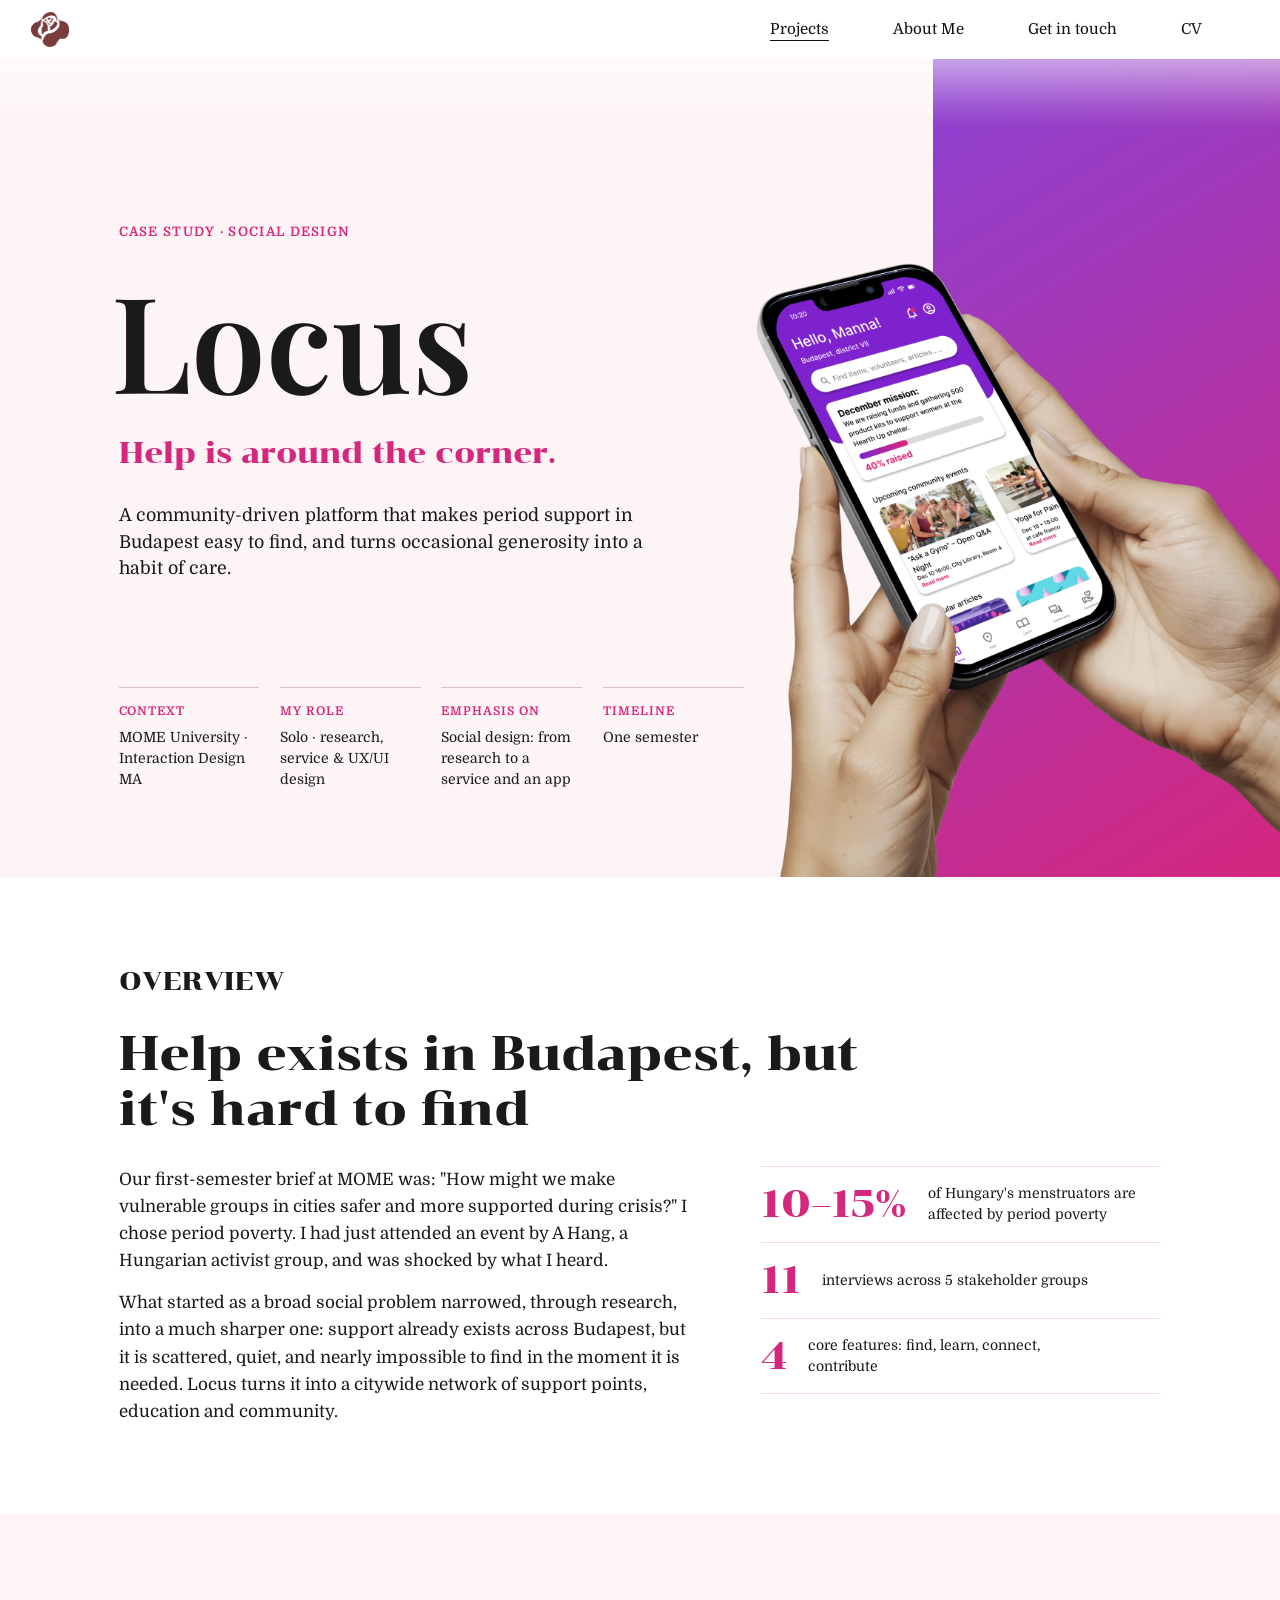
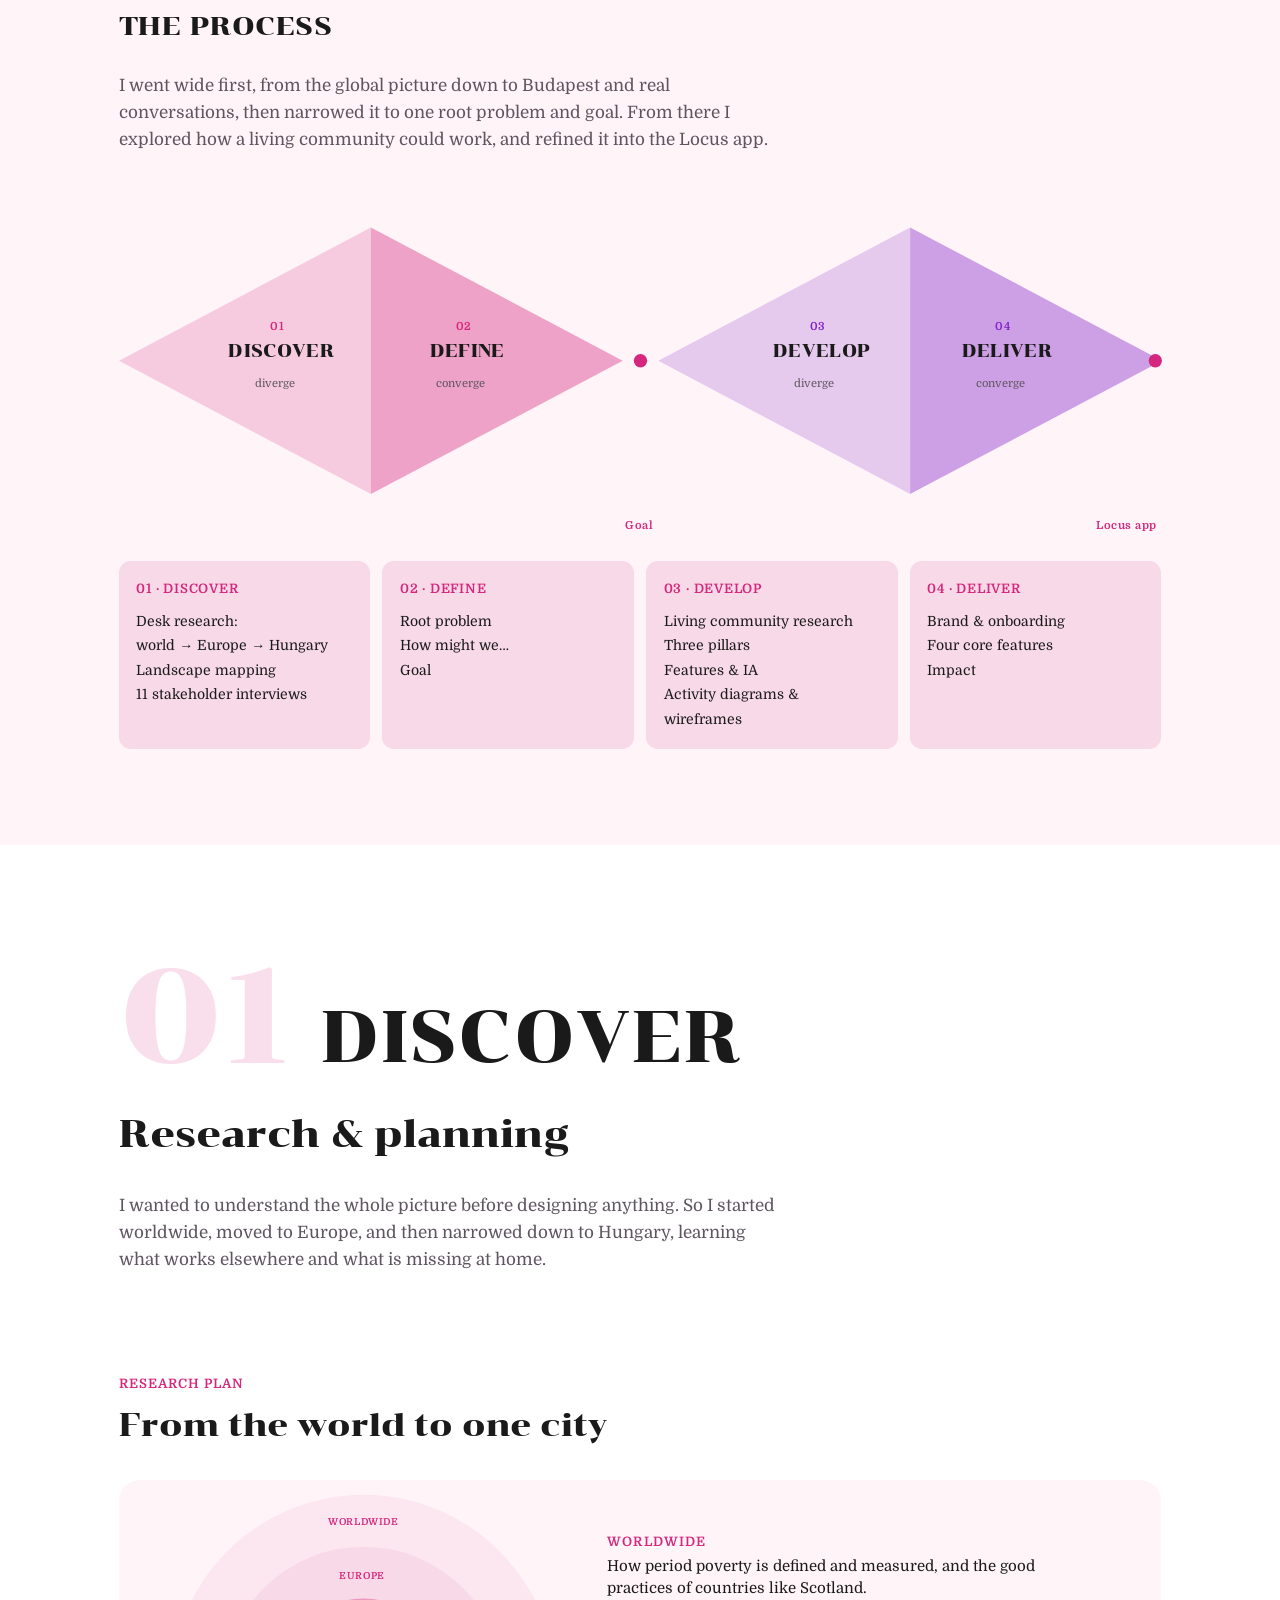
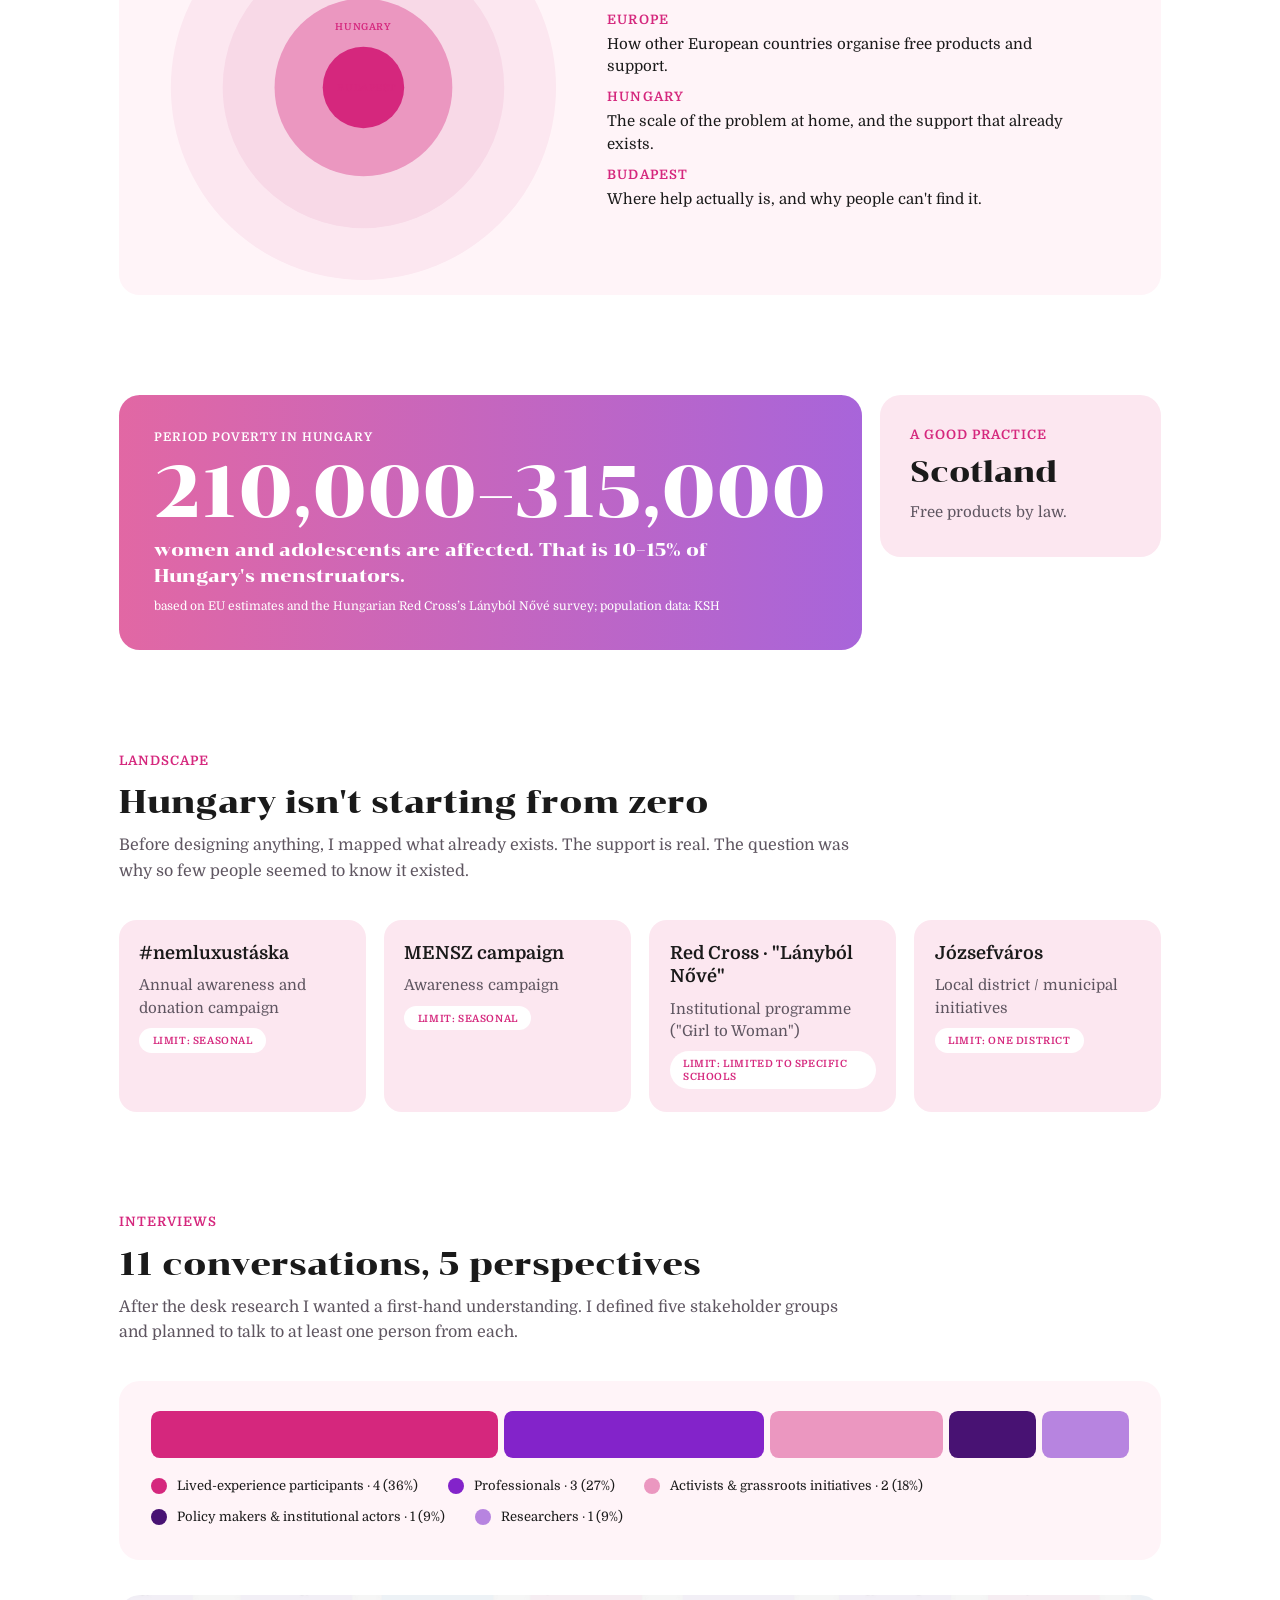
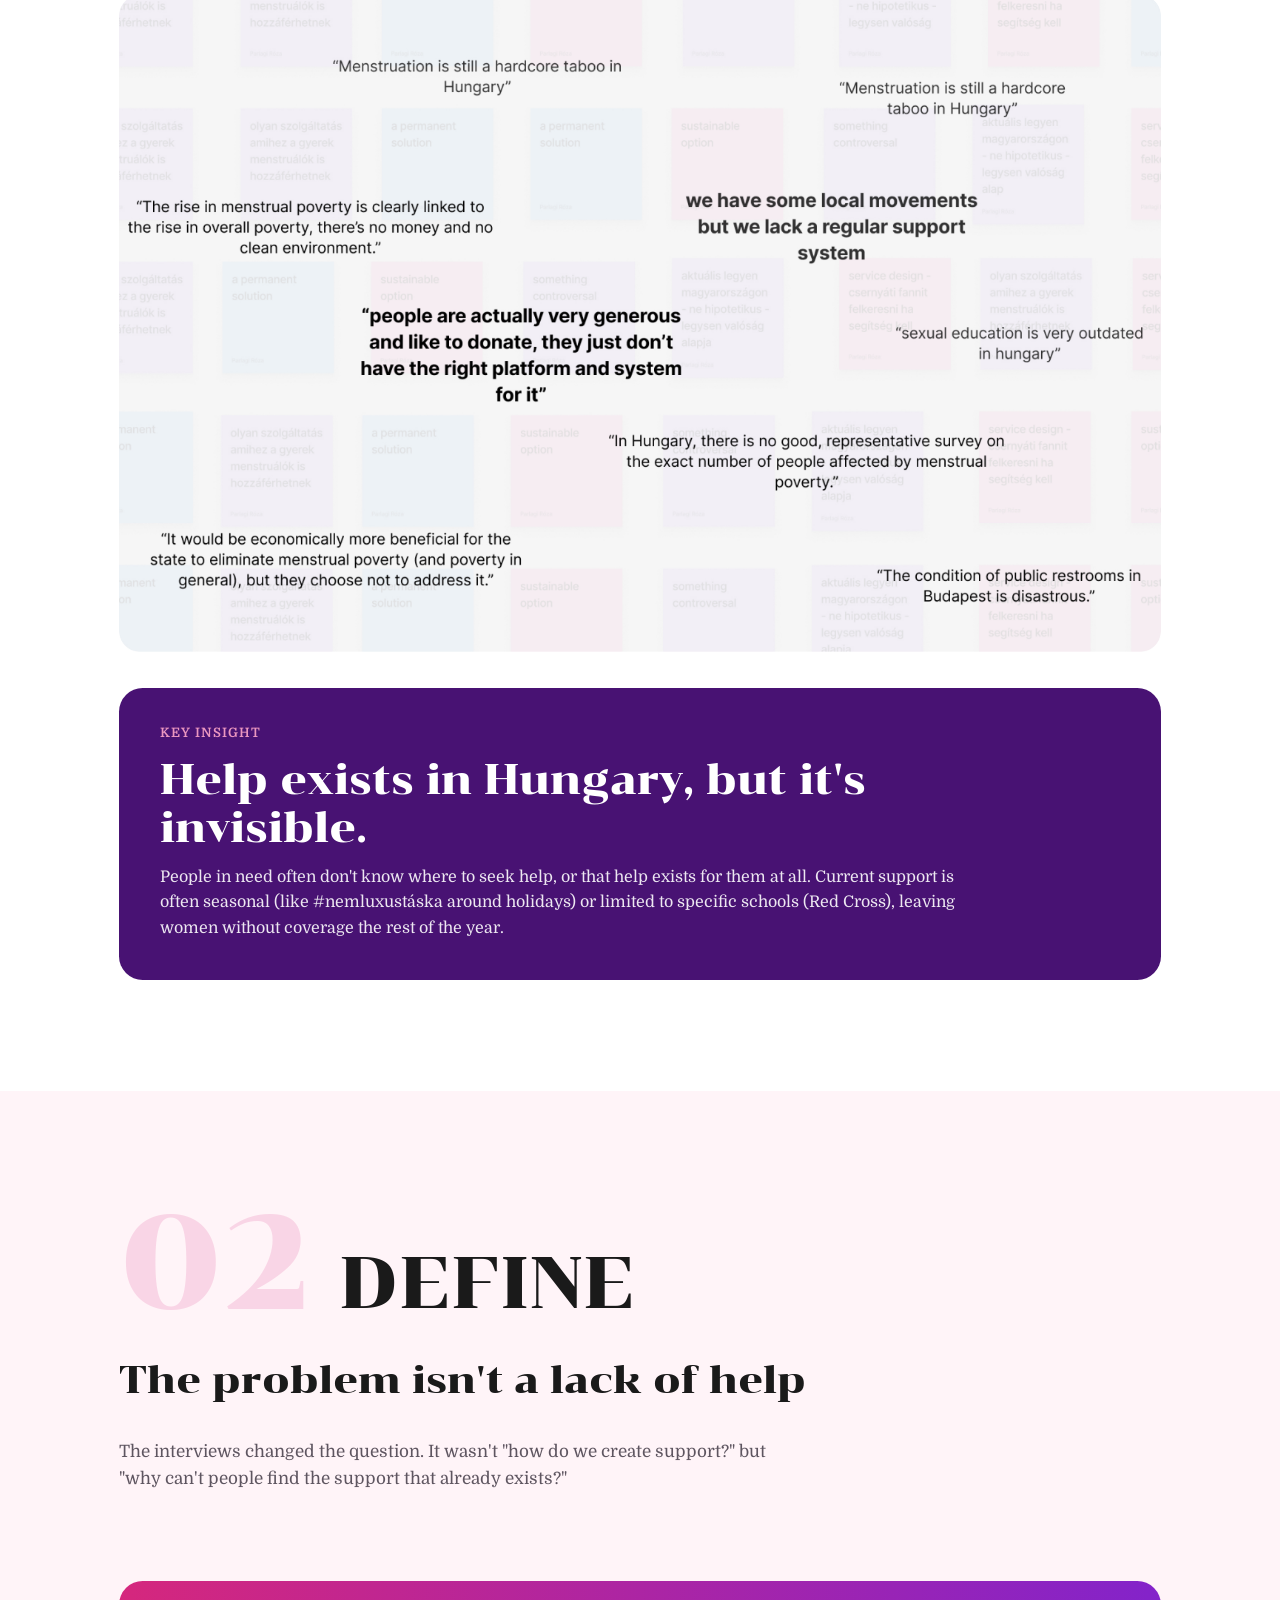
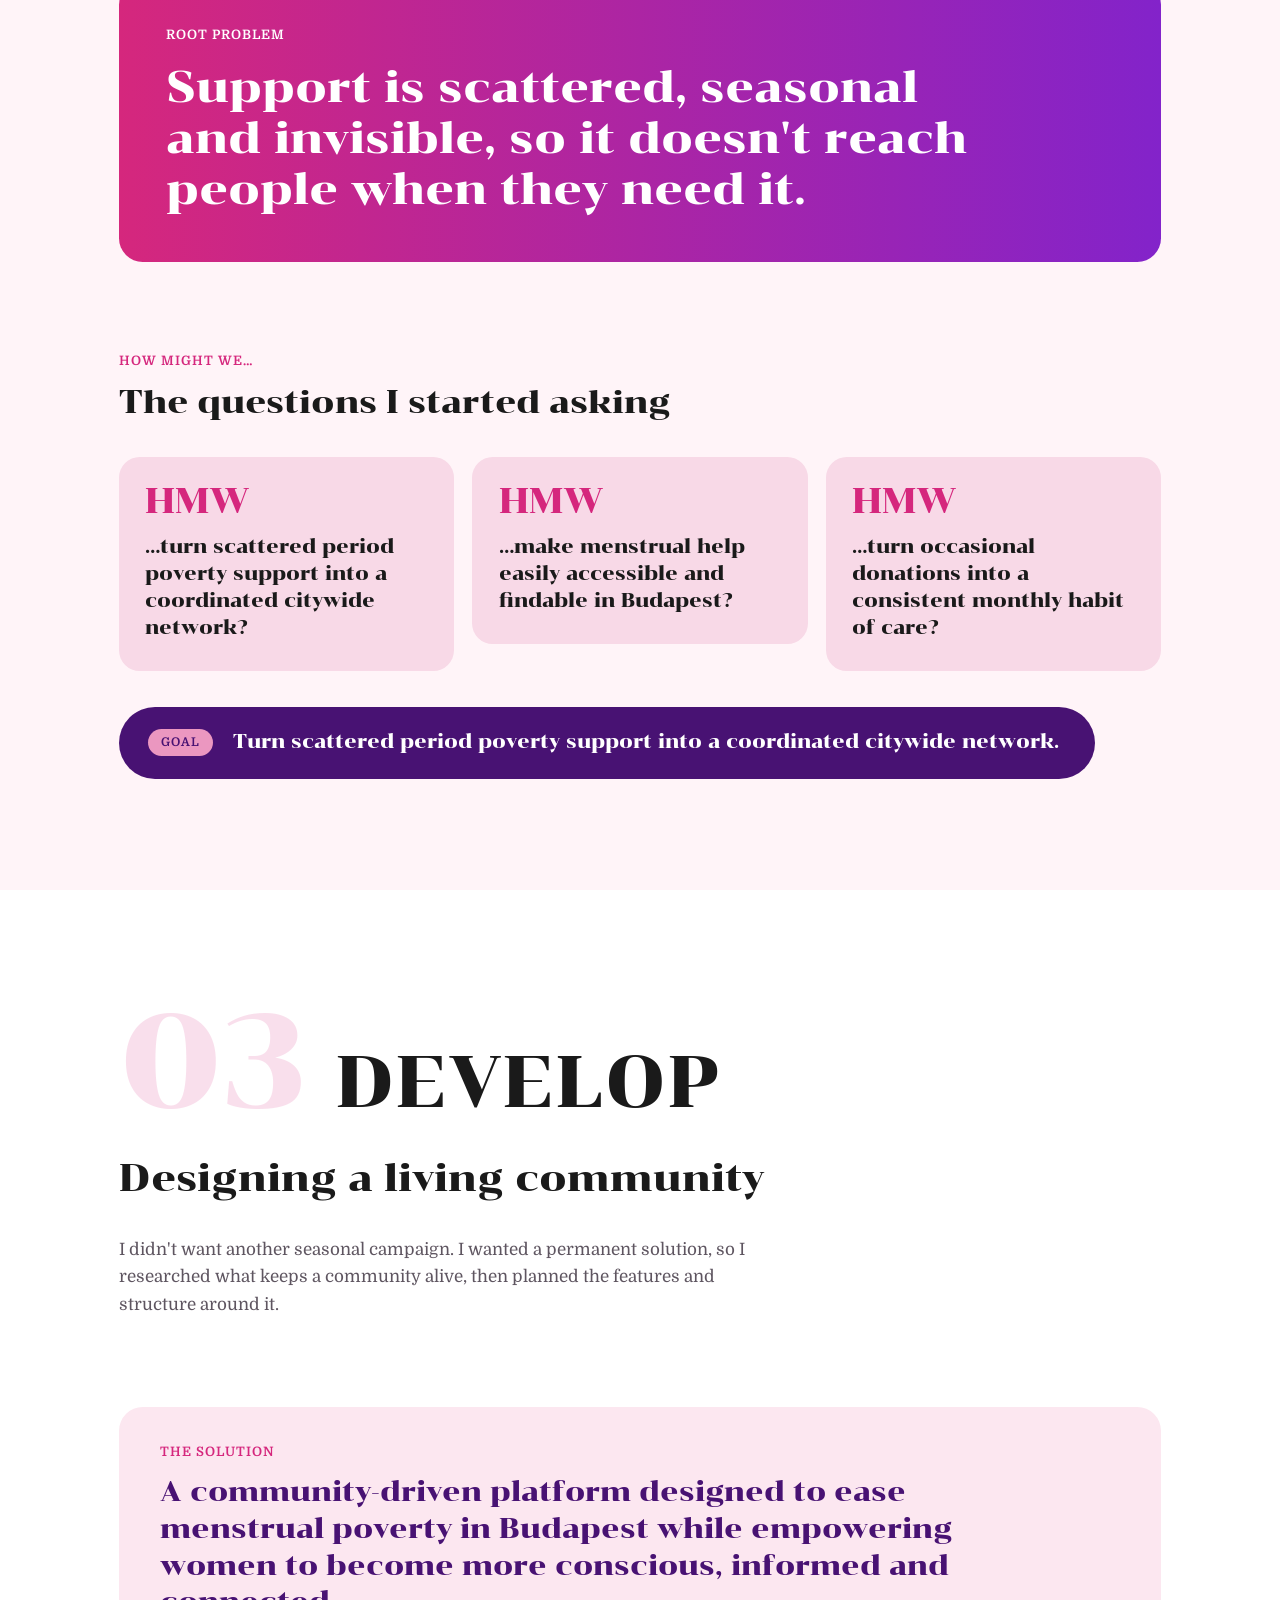
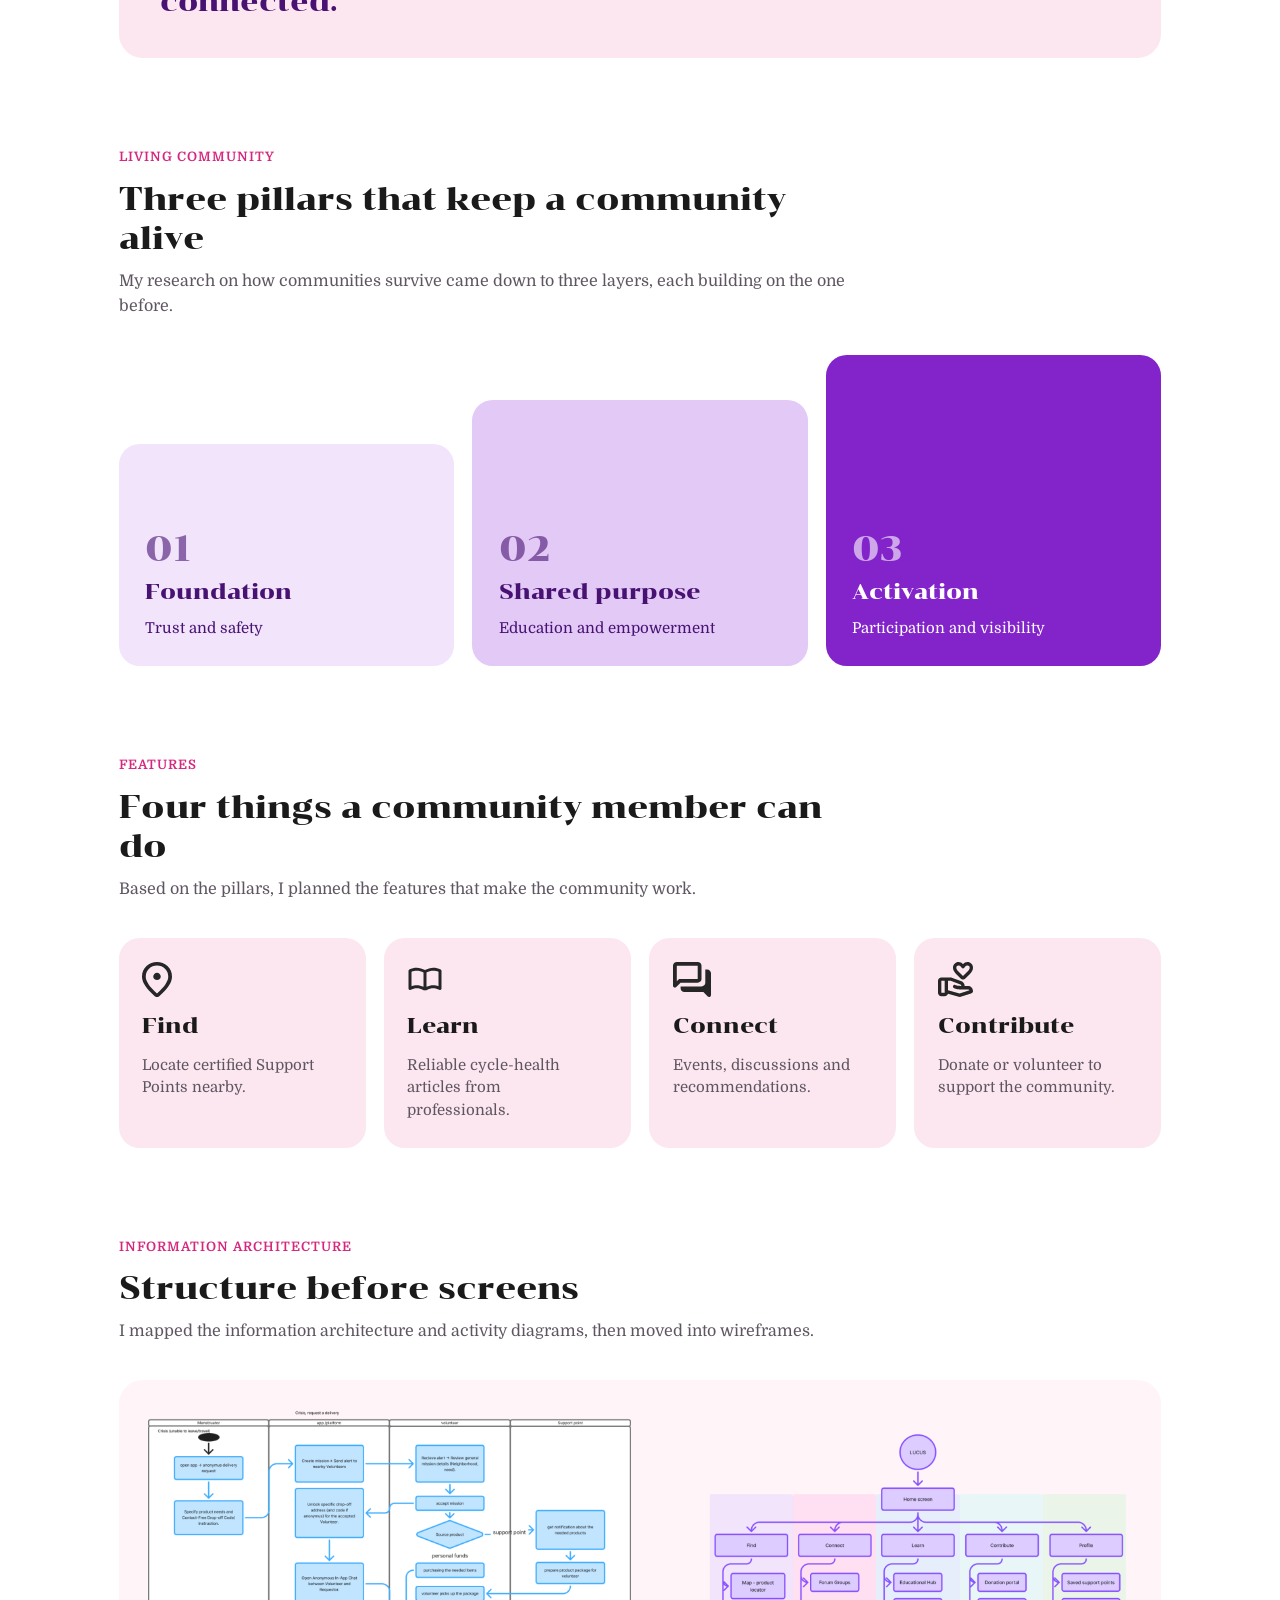
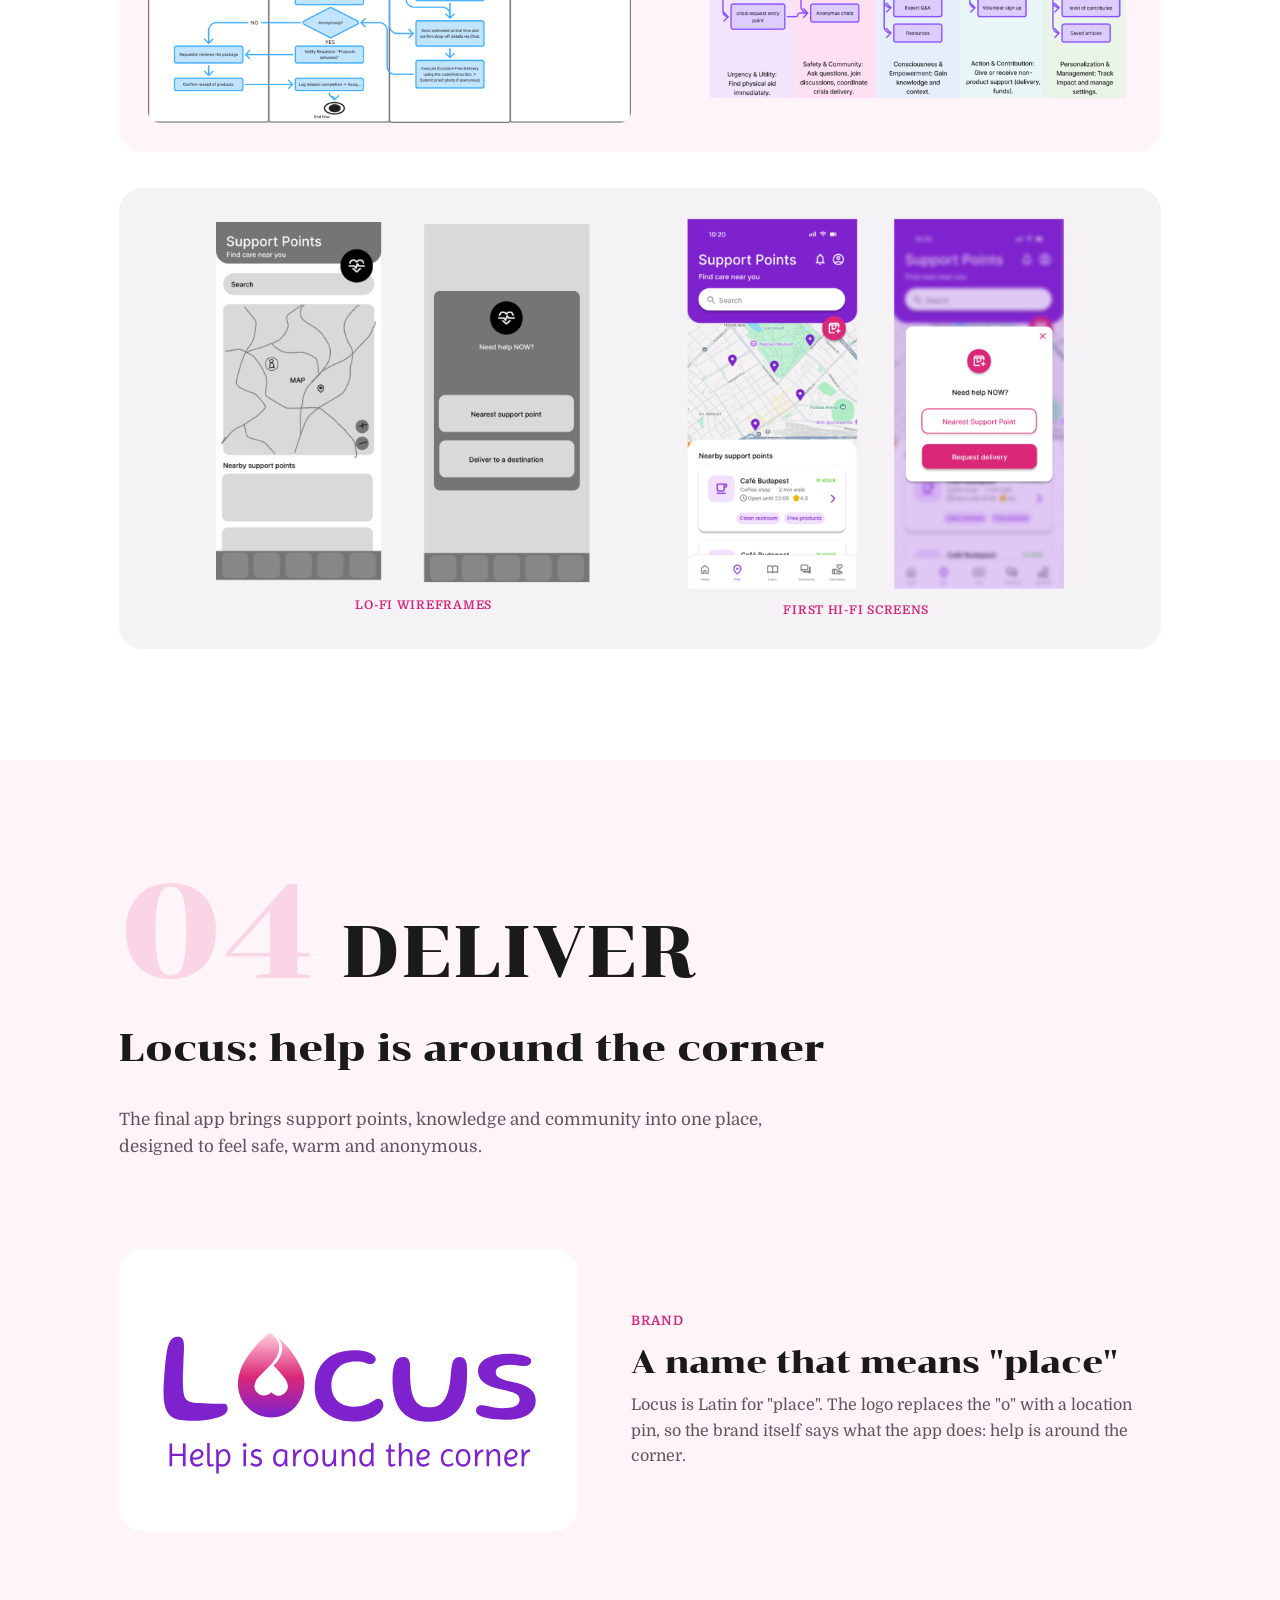
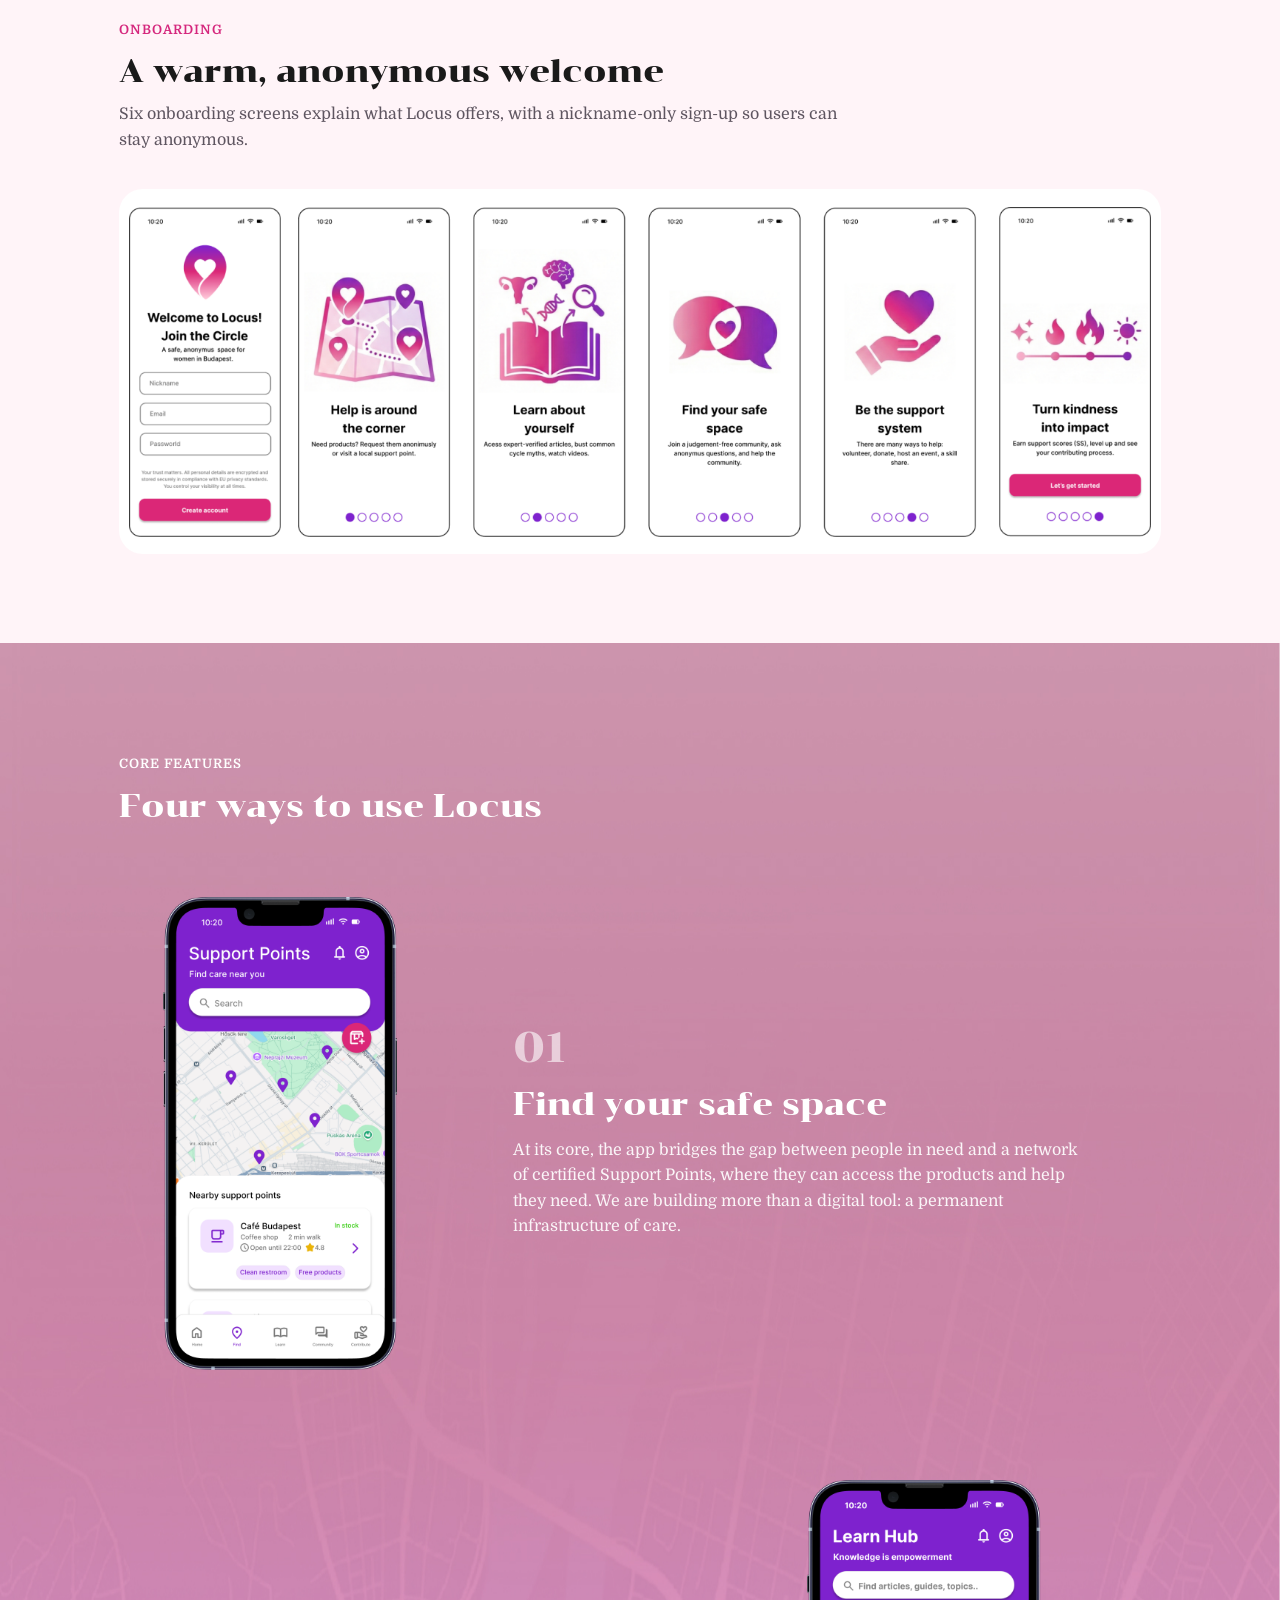
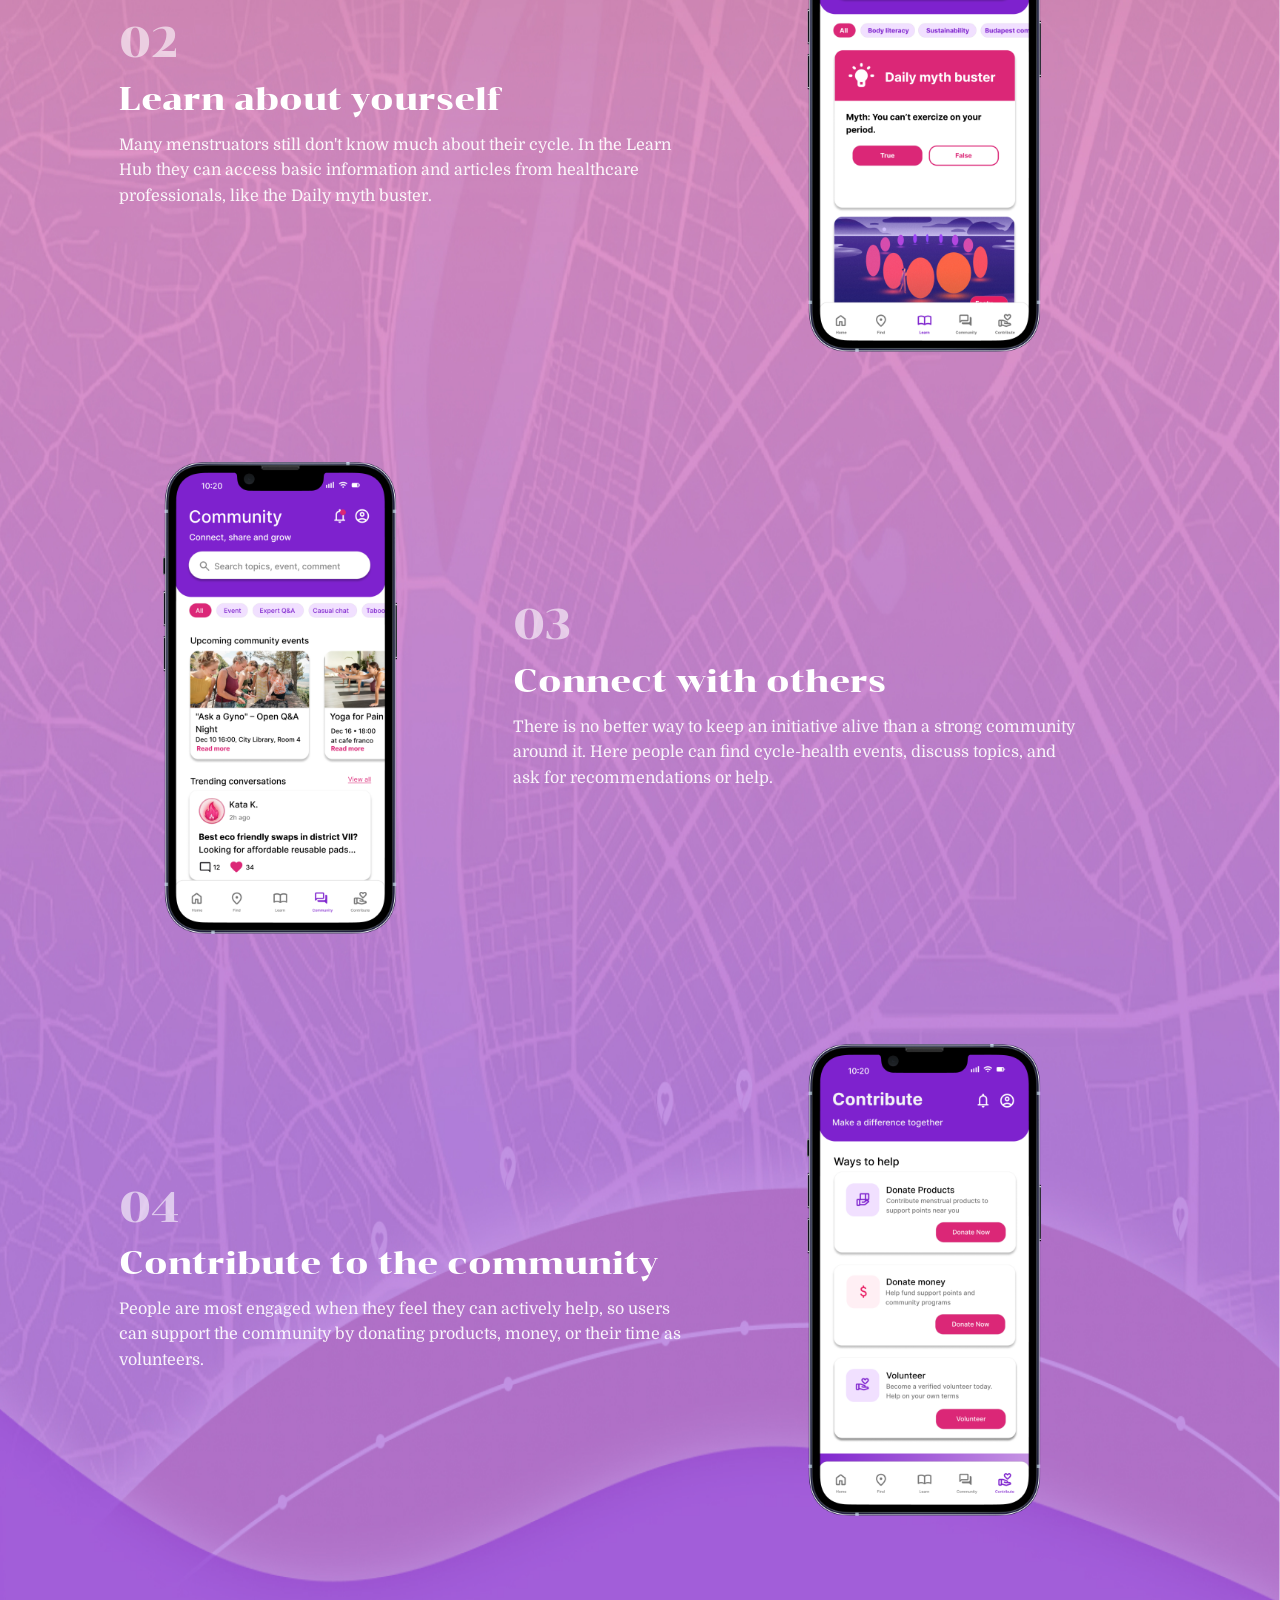
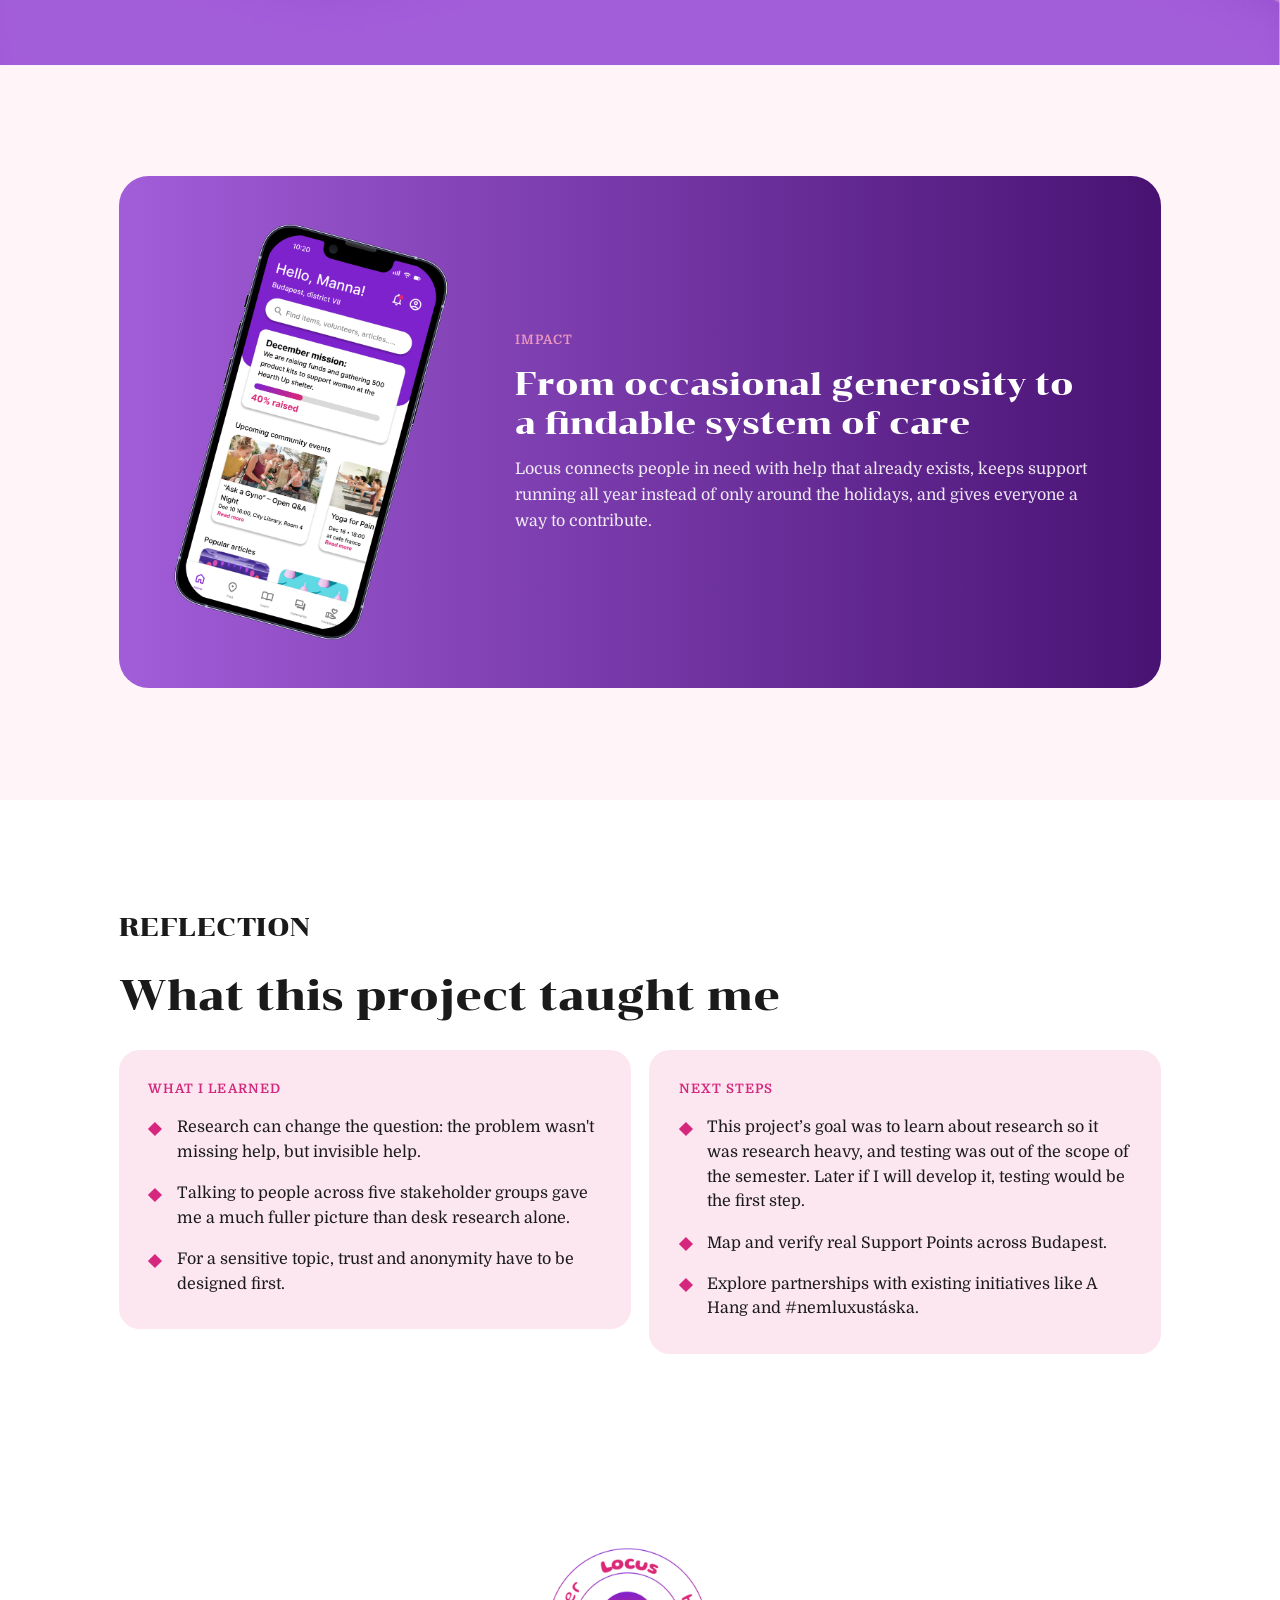
<file: locus.html>
<!DOCTYPE html>
<html lang="en">
<head>
  <meta charset="utf-8">
  <meta name="viewport" content="width=device-width, initial-scale=1">

  <title>Locus — Case study · Róza Parlagi</title>
  <meta name="description" content="Locus: a community-driven platform that makes period support in Budapest easy to find, and turns occasional generosity into a habit of care. A social design case study by Róza Parlagi.">
  <meta name="theme-color" content="#fdf4f6">

  <meta property="og:type" content="article">
  <meta property="og:title" content="Locus — Case study · Róza Parlagi">
  <meta property="og:description" content="Help is around the corner. A social design case study, from research to a service and an app.">
  <meta property="og:url" content="https://parlagiroza.com/locus.html">

  <link rel="icon" type="image/png" href="assets/img/favicon.png">
  <link rel="apple-touch-icon" href="assets/img/apple-touch-icon.png">

  <link rel="preload" href="assets/fonts/chonburi-latin-400-normal.woff2" as="font" type="font/woff2" crossorigin>
  <link rel="preload" href="assets/fonts/domine-latin-400-normal.woff2" as="font" type="font/woff2" crossorigin>
  <link rel="preload" href="assets/fonts/playfair-display-latin-600-normal.woff2" as="font" type="font/woff2" crossorigin>
  <link rel="stylesheet" href="css/style.css">
  <link rel="stylesheet" href="css/home.css">
  <link rel="stylesheet" href="css/locus.css">

  <script>document.documentElement.classList.add('js');</script>
</head>

<body id="top" class="home cstudy locus-page">
  <div class="page">

    <!-- ============ NAV (same as the home page) ============ -->
    <header class="nav">
      <a class="nav__logo" href="index.html" aria-label="Róza Parlagi — home">
        <img src="assets/img/logo.png" alt="" width="309" height="280">
      </a>
      <nav aria-label="Main">
        <ul class="nav__links" id="main-menu">
          <li><a href="index.html#projects" aria-current="page">Projects</a></li>
          <li><a href="index.html#about">About Me</a></li>
          <li><a href="index.html#contact">Get in touch</a></li>
          <li><a href="Roza_Parlagi_CV.pdf" target="_blank" rel="noopener">CV</a></li>
        </ul>
      </nav>
      <div class="nav__actions">
        <button class="nav__burger" type="button" aria-label="Open menu" aria-expanded="false" aria-controls="main-menu">
          <span></span><span></span><span></span>
        </button>
      </div>
    </header>

    <main class="lc">

      <!-- ============ HERO ============ -->
      <section class="lc-hero" aria-labelledby="lc-title">
        <div class="lc-hero__panel" aria-hidden="true"></div>
        <img class="lc-hero__img" src="assets/img/locus/hero-hand.png" alt="Two hands holding a phone with the Locus home screen" width="708" height="830">
        <div class="lc-hero__text">
          <p class="lc-hero__eyebrow">Case study · Social design</p>
          <!-- Figma note: swap this font to PP Cirka once you have the licence (Playfair Display is the stand-in) -->
          <h1 class="lc-hero__title" id="lc-title">Locus</h1>
          <p class="lc-hero__tagline">Help is around the corner.</p>
          <p class="lc-hero__intro">A community-driven platform that makes period support in Budapest easy to find, and turns occasional generosity into a habit of care.</p>
          <dl class="lc-meta">
            <div><dt>Context</dt><dd>MOME University · Interaction Design MA</dd></div>
            <div><dt>My role</dt><dd>Solo · research, service &amp; UX/UI design</dd></div>
            <div><dt>Emphasis on</dt><dd>Social design: from research to a service and an app</dd></div>
            <div><dt>Timeline</dt><dd>One semester</dd></div>
          </dl>
        </div>
      </section>

      <!-- ============ OVERVIEW ============ -->
      <section class="lc-sec lc-sec--overview" aria-labelledby="lc-overview">
        <p class="lc-kicker" id="lc-overview">Overview</p>
        <h2 class="lc-h1" data-reveal>Help exists in Budapest, but it's hard to find</h2>
        <div class="lc-overview" data-reveal>
          <div class="lc-overview__text">
            <p>Our first-semester brief at MOME was: "How might we make vulnerable groups in cities safer and more supported during crisis?" I chose period poverty. I had just attended an event by A Hang, a Hungarian activist group, and was shocked by what I heard.</p>
            <p>What started as a broad social problem narrowed, through research, into a much sharper one: support already exists across Budapest, but it is scattered, quiet, and nearly impossible to find in the moment it is needed. Locus turns it into a citywide network of support points, education and community.</p>
          </div>
          <dl class="lc-figures">
            <div><dt>10–15%</dt><dd>of Hungary's menstruators are affected by period poverty</dd></div>
            <div><dt>11</dt><dd>interviews across 5 stakeholder groups</dd></div>
            <div><dt>4</dt><dd>core features: find, learn, connect, contribute</dd></div>
          </dl>
        </div>
      </section>

      <!-- ============ THE PROCESS ============ -->
      <section class="lc-sec lc-sec--tint lc-sec--process" aria-labelledby="lc-process">
        <h2 class="lc-kicker" id="lc-process">The process</h2>
        <p class="lc-lead">I went wide first, from the global picture down to Budapest and real conversations, then narrowed it to one root problem and goal. From there I explored how a living community could work, and refined it into the Locus app.</p>

        <div class="lc-diamond" data-reveal>
          <svg viewBox="0 0 1408 470" role="img" aria-labelledby="lc-dd-title">
            <title id="lc-dd-title">Double diamond: Discover and Define lead to the goal, Develop and Deliver lead to the Locus app</title>
            <polygon points="0,240 340,60 340,420" fill="#f7cbdf"/>
            <polygon points="340,60 680,240 340,420" fill="#eea2c7"/>
            <polygon points="728,240 1068,60 1068,420" fill="#e6caee"/>
            <polygon points="1068,60 1408,240 1068,420" fill="#cda0e6"/>
            <circle cx="704" cy="240" r="9" fill="#d5277d"/>
            <circle cx="1399" cy="240" r="9" fill="#d5277d"/>
            <g class="lc-dd-num">
              <text x="214" y="199" fill="#d5277d">01</text>
              <text x="465.5" y="199" fill="#d5277d">02</text>
              <text x="943.5" y="199" fill="#8323ca">03</text>
              <text x="1193" y="199" fill="#8323ca">04</text>
            </g>
            <g class="lc-dd-name">
              <text x="219" y="235">DISCOVER</text>
              <text x="470" y="235">DEFINE</text>
              <text x="948.5" y="235">DEVELOP</text>
              <text x="1198.5" y="235">DELIVER</text>
            </g>
            <g class="lc-dd-sub">
              <text x="210" y="275">diverge</text>
              <text x="461.5" y="275">converge</text>
              <text x="938" y="275">diverge</text>
              <text x="1189.5" y="275">converge</text>
            </g>
            <g class="lc-dd-end">
              <text x="702.5" y="467">Goal</text>
              <text x="1360" y="467">Locus app</text>
            </g>
          </svg>
        </div>

        <div class="lc-steps" data-reveal>
          <div><p class="lc-steps__head">01 · Discover</p><ul><li>Desk research:</li><li>world → Europe → Hungary</li><li>Landscape mapping</li><li>11 stakeholder interviews</li></ul></div>
          <div><p class="lc-steps__head">02 · Define</p><ul><li>Root problem</li><li>How might we…</li><li>Goal</li></ul></div>
          <div><p class="lc-steps__head">03 · Develop</p><ul><li>Living community research</li><li>Three pillars</li><li>Features &amp; IA</li><li>Activity diagrams &amp; wireframes</li></ul></div>
          <div><p class="lc-steps__head">04 · Deliver</p><ul><li>Brand &amp; onboarding</li><li>Four core features</li><li>Impact</li></ul></div>
        </div>
      </section>

      <!-- ============ 01 DISCOVER ============ -->
      <section class="lc-sec lc-sec--phase" aria-labelledby="lc-discover">
        <h2 class="lc-phase" id="lc-discover"><span class="lc-phase__num" aria-hidden="true">01</span><span class="lc-phase__name">Discover</span></h2>
        <p class="lc-h2">Research &amp; planning</p>
        <p class="lc-lead">I wanted to understand the whole picture before designing anything. So I started worldwide, moved to Europe, and then narrowed down to Hungary, learning what works elsewhere and what is missing at home.</p>
        <div class="lc-spacer" style="--s: 40"></div>

        <div class="lc-group">
          <p class="lc-label">Research plan</p>
          <h3 class="lc-h3">From the world to one city</h3>
        </div>
        <div class="lc-funnel" data-reveal>
          <svg class="lc-funnel__rings" viewBox="0 0 660 560" aria-hidden="true">
            <circle cx="330" cy="280" r="260" fill="#fce7f0"/>
            <circle cx="330" cy="280" r="190" fill="#f8d9e7"/>
            <circle cx="330" cy="280" r="120" fill="#eb97c0"/>
            <circle cx="330" cy="280" r="55" fill="#d5277d"/>
            <g>
              <text x="330" y="61">WORLDWIDE</text>
              <text x="328" y="134">EUROPE</text>
              <text x="330" y="202">HUNGARY</text>
              <text x="334.5" y="285" fill="#fff">BUDAPEST</text>
            </g>
          </svg>
          <dl class="lc-funnel__list">
            <div><dt>Worldwide</dt><dd>How period poverty is defined and measured, and the good practices of countries like Scotland.</dd></div>
            <div><dt>Europe</dt><dd>How other European countries organise free products and support.</dd></div>
            <div><dt>Hungary</dt><dd>The scale of the problem at home, and the support that already exists.</dd></div>
            <div><dt>Budapest</dt><dd>Where help actually is, and why people can't find it.</dd></div>
          </dl>
        </div>
        <div class="lc-spacer" style="--s: 40"></div>

        <div class="lc-stats" data-reveal>
          <div class="lc-stat">
            <p class="lc-stat__label">Period poverty in Hungary</p>
            <p class="lc-stat__big">210,000–315,000</p>
            <p class="lc-stat__text">women and adolescents are affected. That is 10–15% of Hungary's menstruators.</p>
            <p class="lc-stat__note">based on EU estimates and the Hungarian Red Cross’s Lányból Nővé survey; population data: KSH</p>
          </div>
          <div class="lc-scotland">
            <p class="lc-label">A good practice</p>
            <p class="lc-scotland__name">Scotland</p>
            <p class="lc-scotland__text">Free products by law.</p>
          </div>
        </div>
        <div class="lc-spacer" style="--s: 40"></div>

        <div class="lc-group">
          <p class="lc-label">Landscape</p>
          <h3 class="lc-h3">Hungary isn't starting from zero</h3>
          <p class="lc-p">Before designing anything, I mapped what already exists. The support is real. The question was why so few people seemed to know it existed.</p>
        </div>
        <div class="lc-cards lc-cards--4" data-reveal>
          <div class="lc-land"><p class="lc-land__title">#nemluxustáska</p><p class="lc-land__text">Annual awareness and donation campaign</p><span class="lc-pill">Limit: seasonal</span></div>
          <div class="lc-land"><p class="lc-land__title">MENSZ campaign</p><p class="lc-land__text">Awareness campaign</p><span class="lc-pill">Limit: seasonal</span></div>
          <div class="lc-land"><p class="lc-land__title">Red Cross · "Lányból Nővé"</p><p class="lc-land__text">Institutional programme ("Girl to Woman")</p><span class="lc-pill">Limit: limited to specific schools</span></div>
          <div class="lc-land"><p class="lc-land__title">Józsefváros</p><p class="lc-land__text">Local district / municipal initiatives</p><span class="lc-pill">Limit: one district</span></div>
        </div>
        <div class="lc-spacer" style="--s: 40"></div>

        <div class="lc-group">
          <p class="lc-label">Interviews</p>
          <h3 class="lc-h3">11 conversations, 5 perspectives</h3>
          <p class="lc-p">After the desk research I wanted a first-hand understanding. I defined five stakeholder groups and planned to talk to at least one person from each.</p>
        </div>
        <figure class="lc-bars" data-reveal>
          <div class="lc-bars__bar" aria-hidden="true">
            <span style="--n: 4; --c: #d5277d"></span>
            <span style="--n: 3; --c: #8323ca"></span>
            <span style="--n: 2; --c: #eb97c0"></span>
            <span style="--n: 1; --c: #481273"></span>
            <span style="--n: 1; --c: #b784e0"></span>
          </div>
          <figcaption>
            <ul class="lc-bars__legend">
              <li style="--c: #d5277d">Lived-experience participants · 4 (36%)</li>
              <li style="--c: #8323ca">Professionals · 3 (27%)</li>
              <li style="--c: #eb97c0">Activists &amp; grassroots initiatives · 2 (18%)</li>
              <li style="--c: #481273">Policy makers &amp; institutional actors · 1 (9%)</li>
              <li style="--c: #b784e0">Researchers · 1 (9%)</li>
            </ul>
          </figcaption>
        </figure>
        <figure class="lc-media lc-media--quotes" data-reveal>
          <img src="assets/img/locus/interview-quotes.jpg" alt="Quotes from the interviews over the affinity map, for example: “people are actually very generous and like to donate, they just don't have the right platform and system for it”" width="1408" height="887" loading="lazy">
        </figure>
        <div class="lc-insight" data-reveal>
          <p class="lc-label">Key insight</p>
          <p class="lc-insight__big">Help exists in Hungary, but it's invisible.</p>
          <p class="lc-insight__text">People in need often don't know where to seek help, or that help exists for them at all. Current support is often seasonal (like #nemluxustáska around holidays) or limited to specific schools (Red Cross), leaving women without coverage the rest of the year.</p>
        </div>
      </section>

      <!-- ============ 02 DEFINE ============ -->
      <section class="lc-sec lc-sec--phase lc-sec--tint" aria-labelledby="lc-define">
        <h2 class="lc-phase" id="lc-define"><span class="lc-phase__num" aria-hidden="true">02</span><span class="lc-phase__name">Define</span></h2>
        <p class="lc-h2">The problem isn't a lack of help</p>
        <p class="lc-lead">The interviews changed the question. It wasn't "how do we create support?" but "why can't people find the support that already exists?"</p>
        <div class="lc-spacer" style="--s: 24"></div>
        <div class="lc-problem" data-reveal>
          <p class="lc-label">Root problem</p>
          <p class="lc-problem__text">Support is scattered, seasonal and invisible, so it doesn't reach people when they need it.</p>
        </div>
        <div class="lc-spacer" style="--s: 24"></div>
        <div class="lc-group">
          <p class="lc-label">How might we…</p>
          <h3 class="lc-h3">The questions I started asking</h3>
        </div>
        <div class="lc-cards lc-cards--3" data-reveal>
          <div class="lc-hmw"><p class="lc-hmw__tag">HMW</p><p class="lc-hmw__text">…turn scattered period poverty support into a coordinated citywide network?</p></div>
          <div class="lc-hmw"><p class="lc-hmw__tag">HMW</p><p class="lc-hmw__text">…make menstrual help easily accessible and findable in Budapest?</p></div>
          <div class="lc-hmw"><p class="lc-hmw__tag">HMW</p><p class="lc-hmw__text">…turn occasional donations into a consistent monthly habit of care?</p></div>
        </div>
        <div class="lc-goal" data-reveal>
          <span class="lc-goal__pill">Goal</span>
          <p>Turn scattered period poverty support into a coordinated citywide network.</p>
        </div>
      </section>

      <!-- ============ 03 DEVELOP ============ -->
      <section class="lc-sec lc-sec--phase" aria-labelledby="lc-develop">
        <h2 class="lc-phase" id="lc-develop"><span class="lc-phase__num" aria-hidden="true">03</span><span class="lc-phase__name">Develop</span></h2>
        <p class="lc-h2">Designing a living community</p>
        <p class="lc-lead">I didn't want another seasonal campaign. I wanted a permanent solution, so I researched what keeps a community alive, then planned the features and structure around it.</p>
        <div class="lc-spacer" style="--s: 24"></div>
        <div class="lc-solution" data-reveal>
          <p class="lc-label">The solution</p>
          <p class="lc-solution__text">A community-driven platform designed to ease menstrual poverty in Budapest while empowering women to become more conscious, informed and connected.</p>
        </div>
        <div class="lc-spacer" style="--s: 24"></div>
        <div class="lc-group">
          <p class="lc-label">Living community</p>
          <h3 class="lc-h3">Three pillars that keep a community alive</h3>
          <p class="lc-p">My research on how communities survive came down to three layers, each building on the one before.</p>
        </div>
        <div class="lc-pillars" data-reveal>
          <div class="lc-pillar" style="--h: 300"><p class="lc-pillar__num">01</p><p class="lc-pillar__title">Foundation</p><p class="lc-pillar__text">Trust and safety</p></div>
          <div class="lc-pillar" style="--h: 360"><p class="lc-pillar__num">02</p><p class="lc-pillar__title">Shared purpose</p><p class="lc-pillar__text">Education and empowerment</p></div>
          <div class="lc-pillar" style="--h: 420"><p class="lc-pillar__num">03</p><p class="lc-pillar__title">Activation</p><p class="lc-pillar__text">Participation and visibility</p></div>
        </div>
        <div class="lc-spacer" style="--s: 24"></div>
        <div class="lc-group">
          <p class="lc-label">Features</p>
          <h3 class="lc-h3">Four things a community member can do</h3>
          <p class="lc-p">Based on the pillars, I planned the features that make the community work.</p>
        </div>
        <div class="lc-cards lc-cards--4" data-reveal>
          <div class="lc-feature"><img src="assets/img/locus/icon-find.svg" alt="" width="40" height="48"><p class="lc-feature__title">Find</p><p class="lc-feature__text">Locate certified Support Points nearby.</p></div>
          <div class="lc-feature"><img src="assets/img/locus/icon-learn.svg" alt="" width="48" height="48"><p class="lc-feature__title">Learn</p><p class="lc-feature__text">Reliable cycle-health articles from professionals.</p></div>
          <div class="lc-feature"><img src="assets/img/locus/icon-community.svg" alt="" width="48" height="44"><p class="lc-feature__title">Connect</p><p class="lc-feature__text">Events, discussions and recommendations.</p></div>
          <div class="lc-feature"><img src="assets/img/locus/icon-contribute.svg" alt="" width="48" height="48"><p class="lc-feature__title">Contribute</p><p class="lc-feature__text">Donate or volunteer to support the community.</p></div>
        </div>
        <div class="lc-spacer" style="--s: 24"></div>
        <div class="lc-group">
          <p class="lc-label">Information architecture</p>
          <h3 class="lc-h3">Structure before screens</h3>
          <p class="lc-p">I mapped the information architecture and activity diagrams, then moved into wireframes.</p>
        </div>
        <div class="lc-ia" data-reveal>
          <img src="assets/img/locus/activity-diagram.png" alt="Activity diagram of finding a support point" width="1430" height="926" loading="lazy">
          <img src="assets/img/locus/ia-diagram.png" alt="Information architecture of the Locus app" width="1512" height="866" loading="lazy">
        </div>
        <div class="lc-wires" data-reveal>
          <figure><img src="assets/img/locus/wireframe-lo.png" alt="Lo-fi wireframes of the Support Points screen" width="816" height="714" loading="lazy"><figcaption>Lo-fi wireframes</figcaption></figure>
          <figure><img src="assets/img/locus/wireframe-hi.png" alt="First hi-fi Support Points screens" width="796" height="714" loading="lazy"><figcaption>First hi-fi screens</figcaption></figure>
        </div>
      </section>

      <!-- ============ 04 DELIVER ============ -->
      <section class="lc-sec lc-sec--phase lc-sec--tint lc-sec--deliver" aria-labelledby="lc-deliver">
        <h2 class="lc-phase" id="lc-deliver"><span class="lc-phase__num" aria-hidden="true">04</span><span class="lc-phase__name">Deliver</span></h2>
        <p class="lc-h2">Locus: help is around the corner</p>
        <p class="lc-lead">The final app brings support points, knowledge and community into one place, designed to feel safe, warm and anonymous.</p>
        <div class="lc-spacer" style="--s: 24"></div>
        <div class="lc-brand" data-reveal>
          <div class="lc-brand__logo"><img src="assets/img/locus/locus-logo.svg" alt="Locus logo: the o is a location pin with a heart, with the tagline Help is around the corner" width="367" height="192"></div>
          <div class="lc-group">
            <p class="lc-label">Brand</p>
            <h3 class="lc-h3">A name that means "place"</h3>
            <p class="lc-p">Locus is Latin for "place". The logo replaces the "o" with a location pin, so the brand itself says what the app does: help is around the corner.</p>
          </div>
        </div>
        <div class="lc-spacer" style="--s: 24"></div>
        <div class="lc-group">
          <p class="lc-label">Onboarding</p>
          <h3 class="lc-h3">A warm, anonymous welcome</h3>
          <p class="lc-p">Six onboarding screens explain what Locus offers, with a nickname-only sign-up so users can stay anonymous.</p>
        </div>
        <figure class="lc-onboarding" data-reveal>
          <img src="assets/img/locus/onboarding.png" alt="Six onboarding screens: welcome, help is around the corner, learn about yourself, find your safe space, be the support system, turn kindness into impact" width="2782" height="898" loading="lazy">
        </figure>
      </section>

      <!-- ============ CORE FEATURES ============ -->
      <section class="lc-sec lc-core" aria-labelledby="lc-core">
        <div class="lc-group">
          <p class="lc-label">Core features</p>
          <h3 class="lc-h3" id="lc-core">Four ways to use Locus</h3>
        </div>
        <div class="lc-feat" data-reveal>
          <div class="lc-feat__phone"><img src="assets/img/locus/phone-find.png" alt="Support Points screen with a map and nearby support points" width="487" height="981" loading="lazy"></div>
          <div class="lc-feat__text"><p class="lc-feat__num">01</p><p class="lc-feat__title">Find your safe space</p><p>At its core, the app bridges the gap between people in need and a network of certified Support Points, where they can access the products and help they need. We are building more than a digital tool: a permanent infrastructure of care.</p></div>
        </div>
        <div class="lc-feat lc-feat--flip" data-reveal>
          <div class="lc-feat__phone"><img src="assets/img/locus/phone-learn.png" alt="Learn Hub screen with the Daily myth buster" width="487" height="981" loading="lazy"></div>
          <div class="lc-feat__text"><p class="lc-feat__num">02</p><p class="lc-feat__title">Learn about yourself</p><p>Many menstruators still don't know much about their cycle. In the Learn Hub they can access basic information and articles from healthcare professionals, like the Daily myth buster.</p></div>
        </div>
        <div class="lc-feat" data-reveal>
          <div class="lc-feat__phone"><img src="assets/img/locus/phone-community.png" alt="Community screen with upcoming events and trending conversations" width="487" height="981" loading="lazy"></div>
          <div class="lc-feat__text"><p class="lc-feat__num">03</p><p class="lc-feat__title">Connect with others</p><p>There is no better way to keep an initiative alive than a strong community around it. Here people can find cycle-health events, discuss topics, and ask for recommendations or help.</p></div>
        </div>
        <div class="lc-feat lc-feat--flip" data-reveal>
          <div class="lc-feat__phone"><img src="assets/img/locus/phone-contribute.png" alt="Contribute screen with ways to help: donate products, donate money, volunteer" width="487" height="981" loading="lazy"></div>
          <div class="lc-feat__text"><p class="lc-feat__num">04</p><p class="lc-feat__title">Contribute to the community</p><p>People are most engaged when they feel they can actively help, so users can support the community by donating products, money, or their time as volunteers.</p></div>
        </div>
      </section>

      <!-- ============ IMPACT ============ -->
      <section class="lc-sec lc-sec--tint lc-sec--impact" aria-labelledby="lc-impact">
        <div class="lc-impact" data-reveal>
          <img class="lc-impact__phone" src="assets/img/locus/phone-home.png" alt="The Locus home screen on a tilted phone" width="824" height="1223" loading="lazy">
          <div class="lc-group">
            <p class="lc-label">Impact</p>
            <h2 class="lc-h3" id="lc-impact">From occasional generosity to a findable system of care</h2>
            <p class="lc-p">Locus connects people in need with help that already exists, keeps support running all year instead of only around the holidays, and gives everyone a way to contribute.</p>
          </div>
        </div>
      </section>

      <!-- ============ REFLECTION ============ -->
      <section class="lc-sec lc-sec--reflection" aria-labelledby="lc-reflection">
        <p class="lc-kicker">Reflection</p>
        <h2 class="lc-h1 lc-h1--sm" id="lc-reflection">What this project taught me</h2>
        <div class="lc-cards lc-cards--2" data-reveal>
          <div class="lc-list">
            <p class="lc-label">What I learned</p>
            <ul>
              <li>Research can change the question: the problem wasn't missing help, but invisible help.</li>
              <li>Talking to people across five stakeholder groups gave me a much fuller picture than desk research alone.</li>
              <li>For a sensitive topic, trust and anonymity have to be designed first.</li>
            </ul>
          </div>
          <div class="lc-list">
            <p class="lc-label">Next steps</p>
            <ul>
              <li>This project’s goal was to learn about research so it was research heavy, and testing was out of the scope of the semester. Later if I will develop it, testing would be the first step.</li>
              <li>Map and verify real Support Points across Budapest.</li>
              <li>Explore partnerships with existing initiatives like A Hang and #nemluxustáska.</li>
            </ul>
          </div>
        </div>
      </section>

      <!-- ============ CLOSING ============ -->
      <section class="lc-closing" aria-label="Locus sticker">
        <div class="lc-closing__sticker"><img src="assets/img/locus/sticker.png" alt="Round Locus sticker: Help is around the corner" width="1488" height="678" loading="lazy"></div>
      </section>

      <!-- ============ PREVIOUS / NEXT PROJECT ============ -->
      <nav class="pnav" aria-label="More projects" style="--pn-accent: #8323ca">
        <a class="pnav__prev" href="stitch-please.html">
          <span class="pnav__small">Previous project</span>
          <span class="pnav__title"><svg viewBox="0 0 24 24" fill="none" stroke="currentColor" stroke-width="2" stroke-linecap="round" stroke-linejoin="round" aria-hidden="true"><path d="M19 12H5M12 5l-7 7 7 7"/></svg>Stitch Please!</span>
        </a>
        <a class="pnav__home" href="index.html#projects">All projects</a>
        <a class="pnav__next" href="granta.html">
          <span class="pnav__small">Next project</span>
          <span class="pnav__title">Granta<svg viewBox="0 0 24 24" fill="none" stroke="currentColor" stroke-width="2" stroke-linecap="round" stroke-linejoin="round" aria-hidden="true"><path d="M5 12h14M12 5l7 7-7 7"/></svg></span>
        </a>
      </nav>

    </main>

    <!-- ============ FOOTER ============ -->
    <footer class="footer">
      <div class="footer__brand">
        <img src="assets/img/logo.png" alt="" width="309" height="280">
        <p>&copy; 2026 Róza Parlagi</p>
      </div>
      <ul class="footer__links">
        <li><a href="index.html#projects">All projects</a></li>
        <li><a href="#top" aria-label="Back to top">Back to top &uarr;</a></li>
      </ul>
    </footer>

  </div>

  <script src="js/main.js" defer></script>
</body>
</html>
</file>
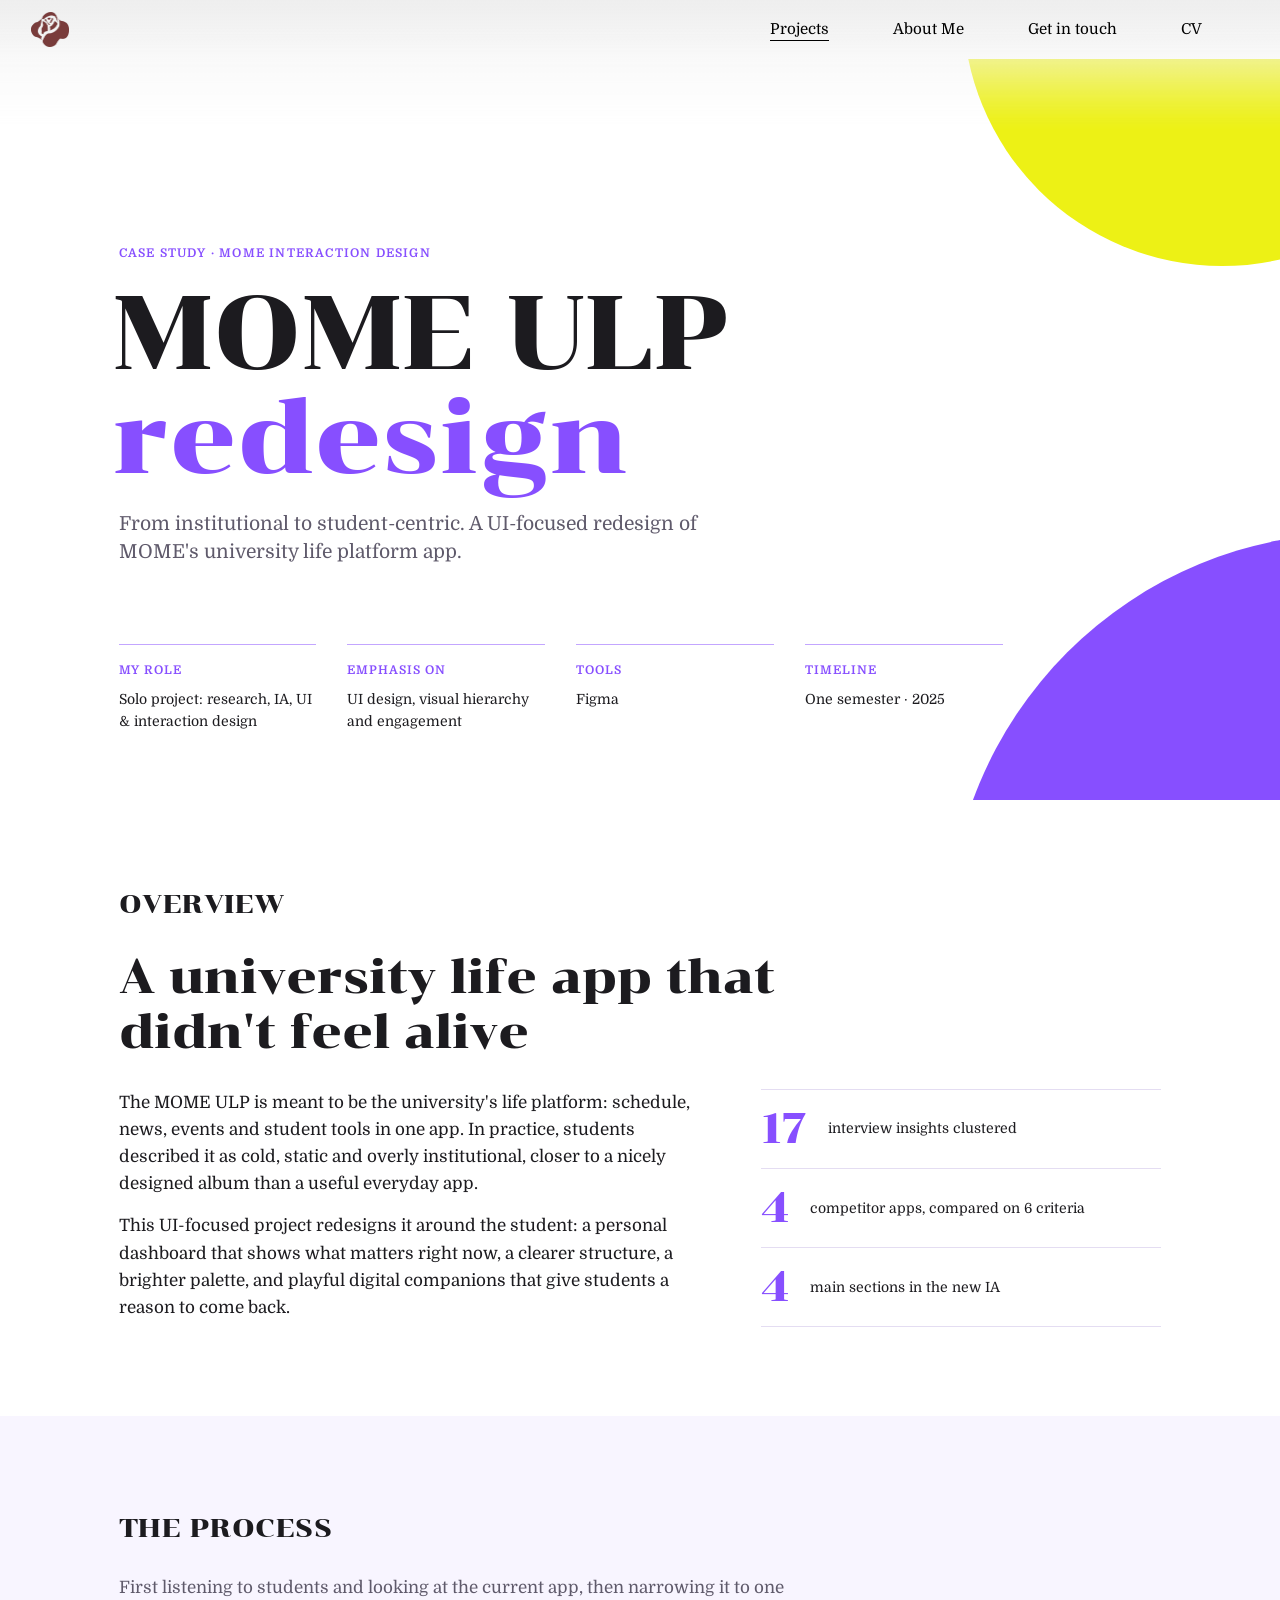
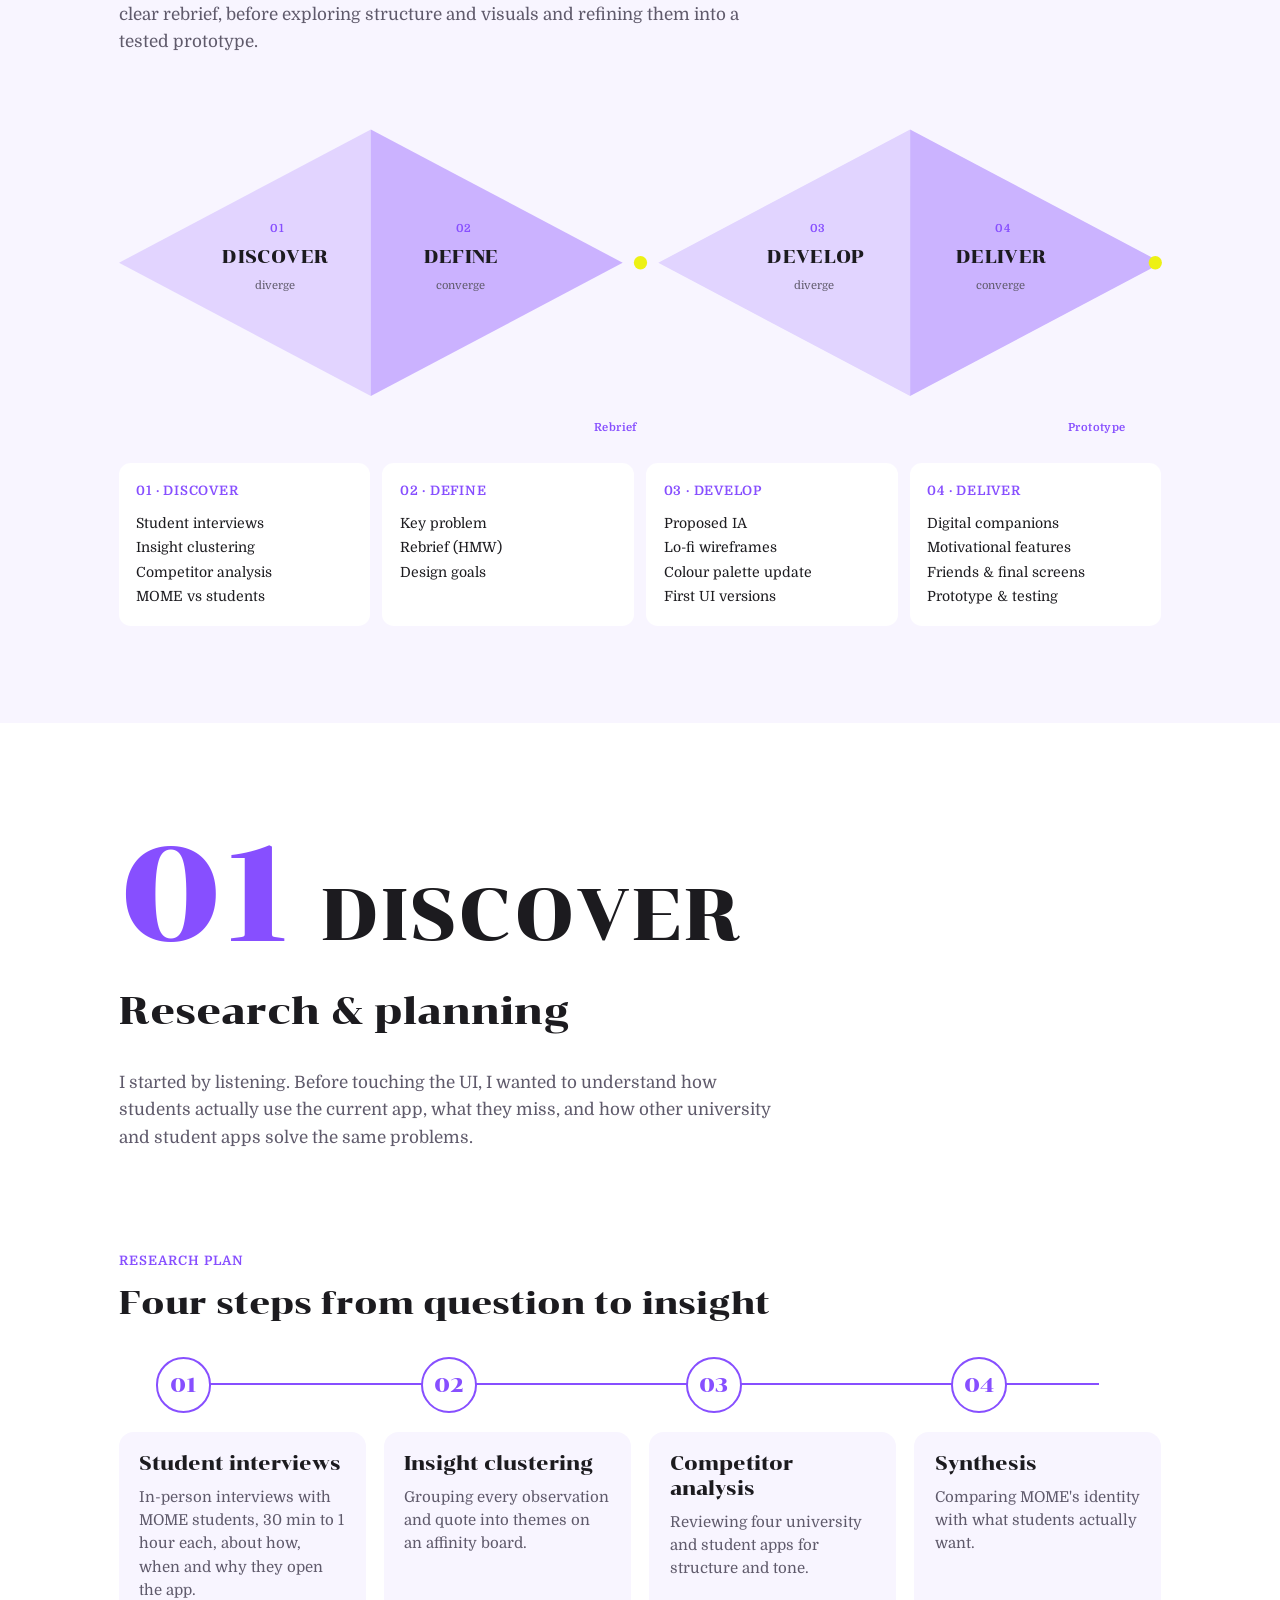
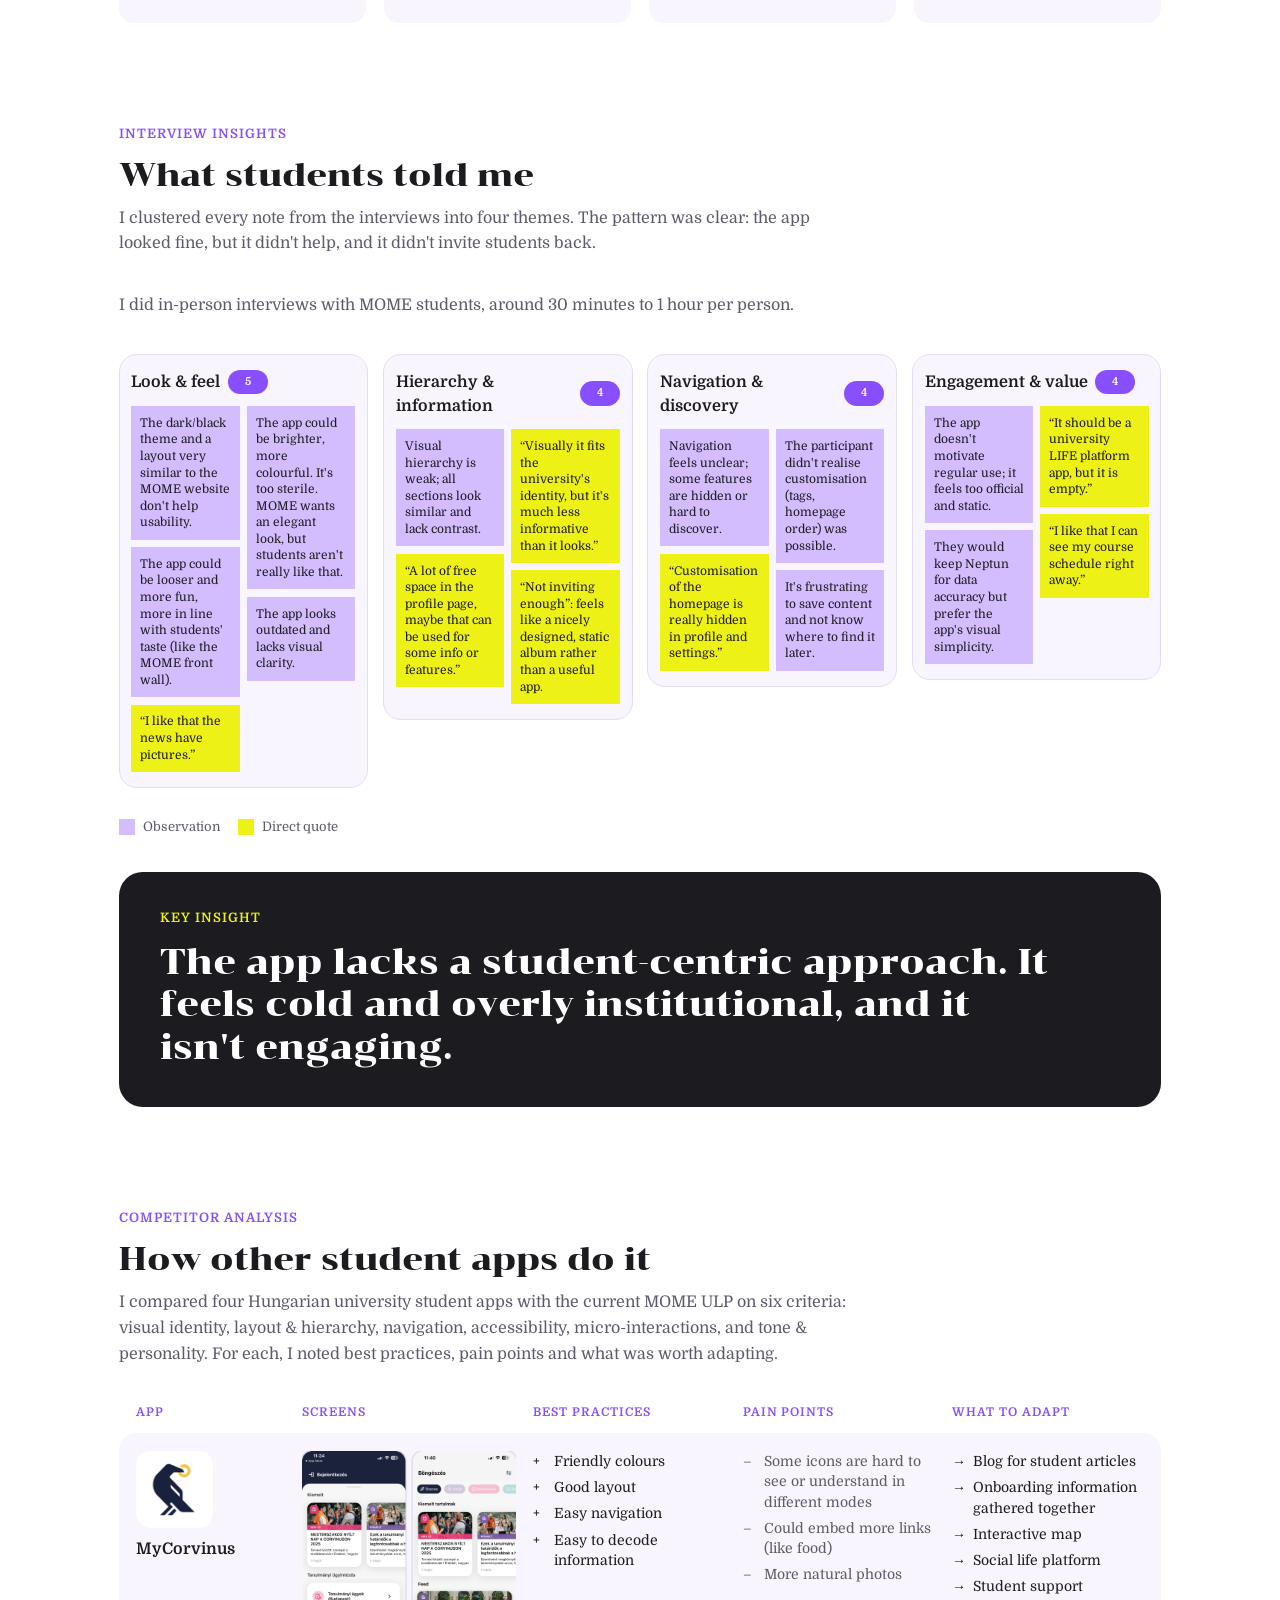
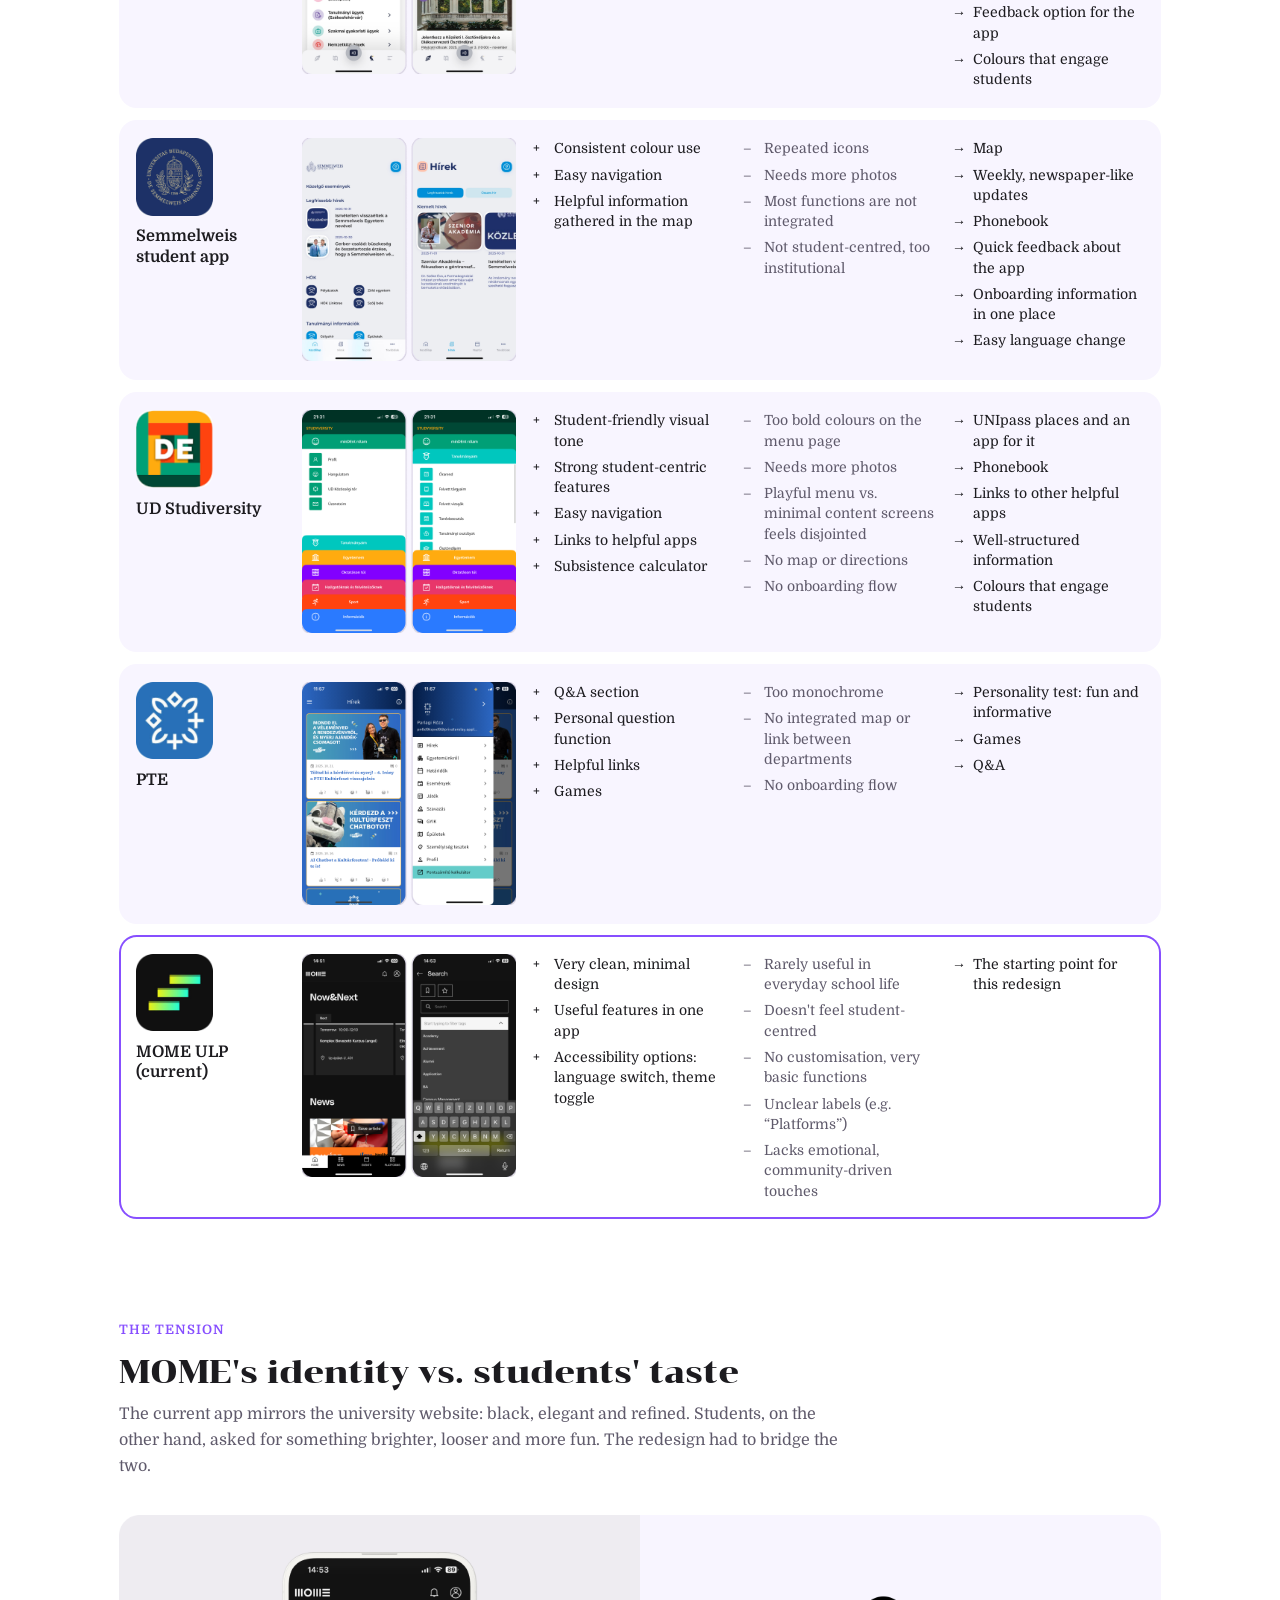
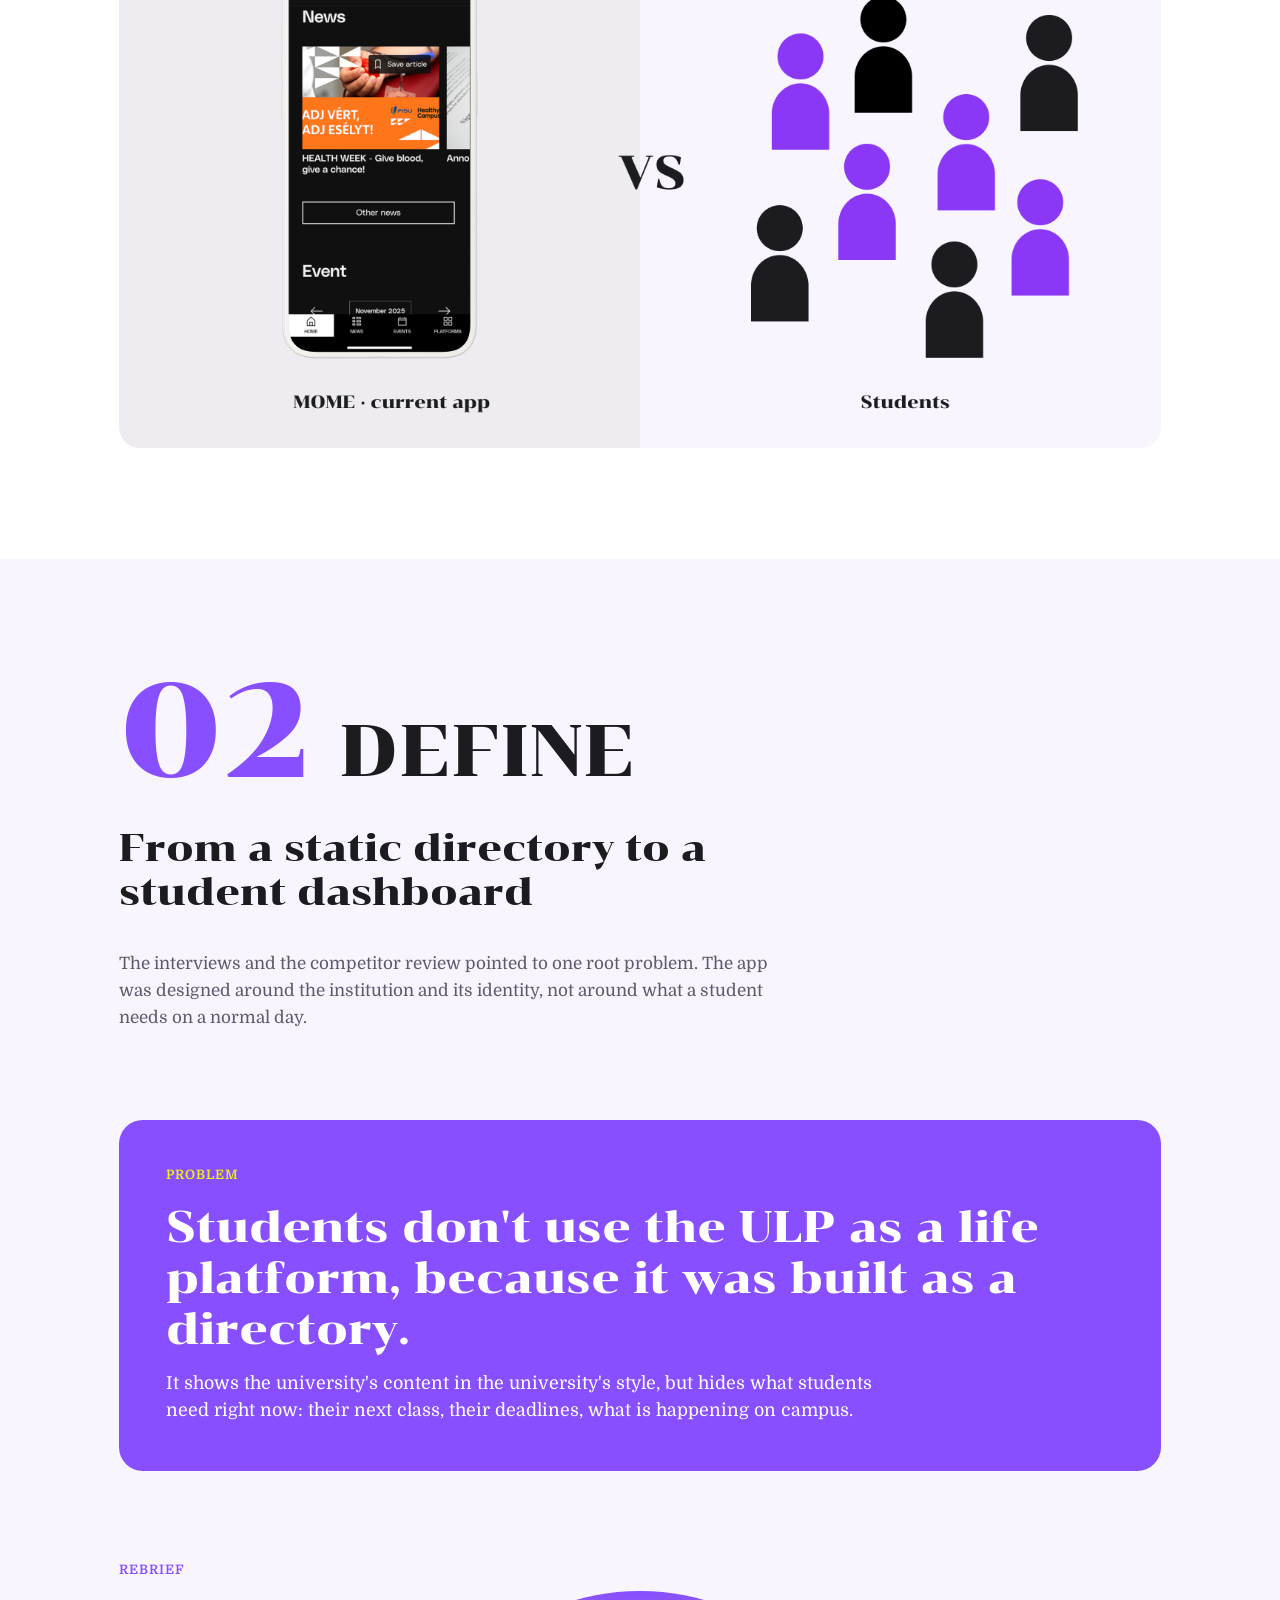
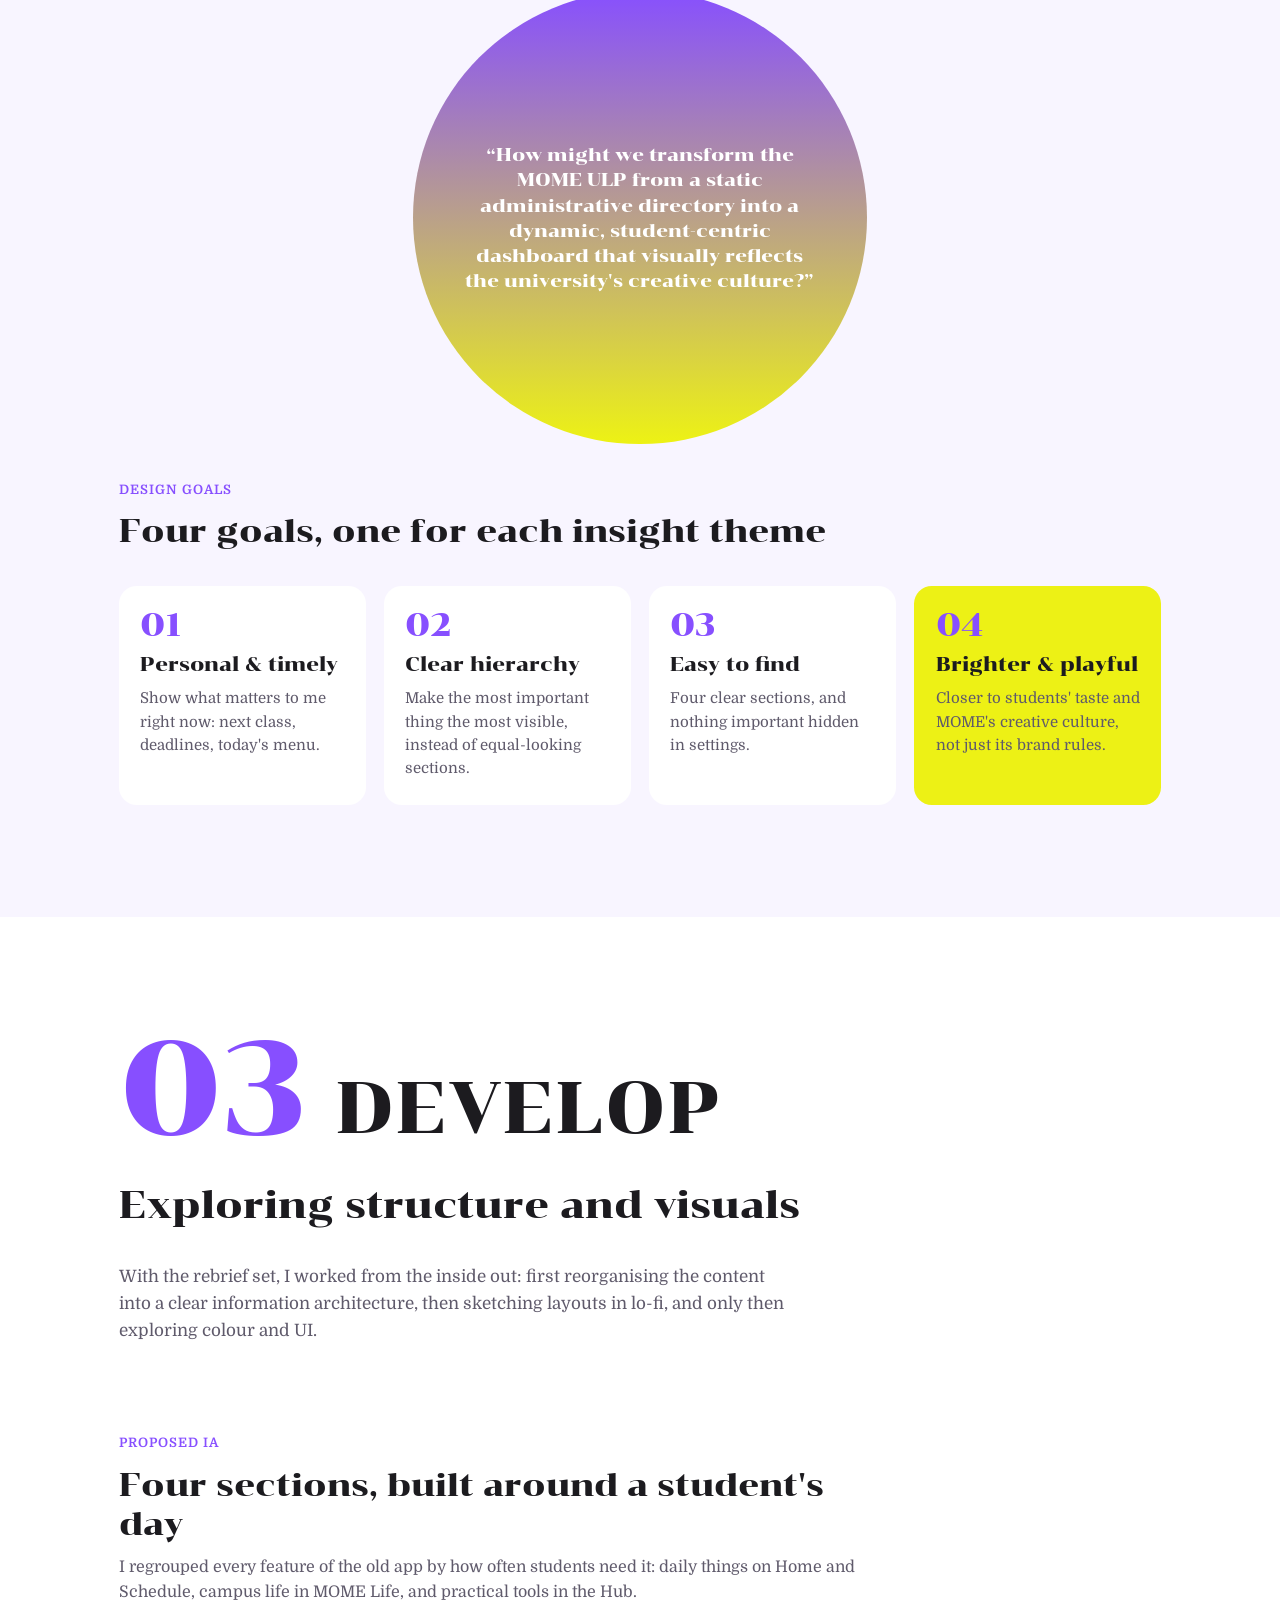
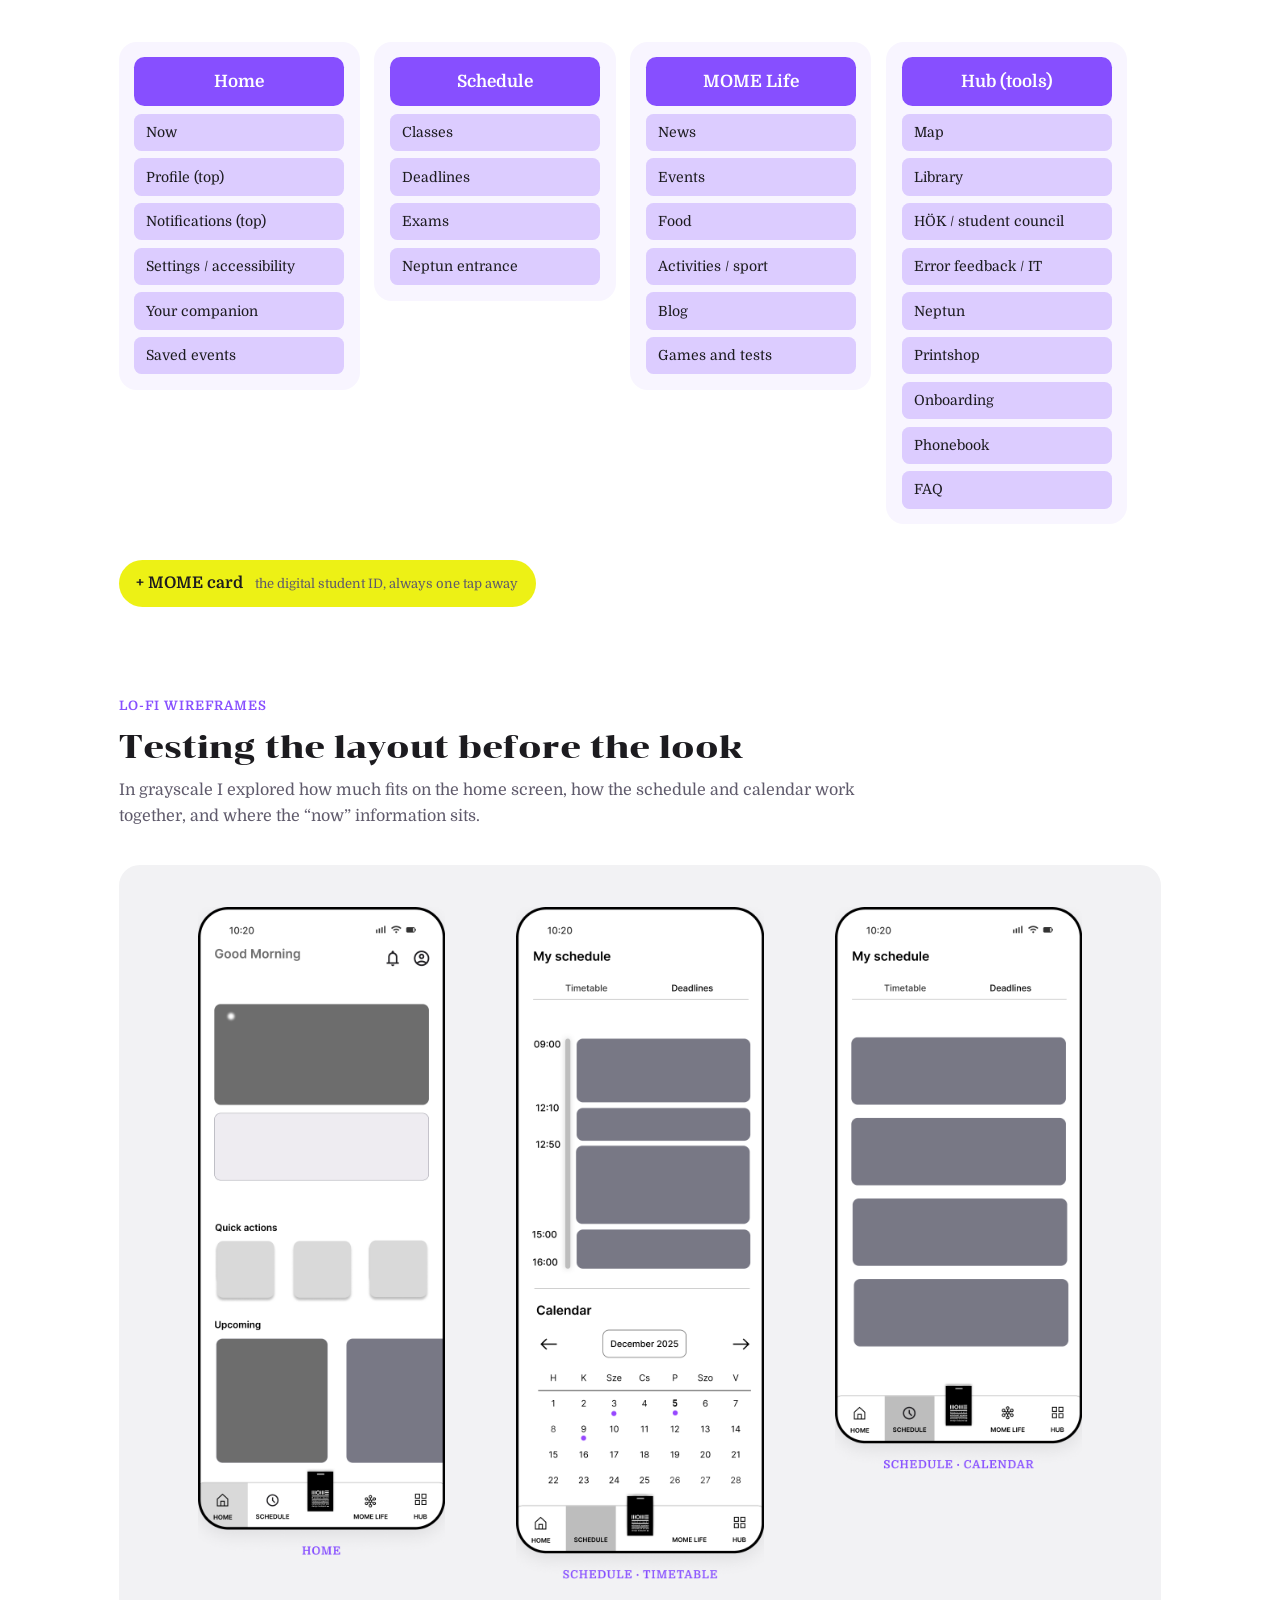
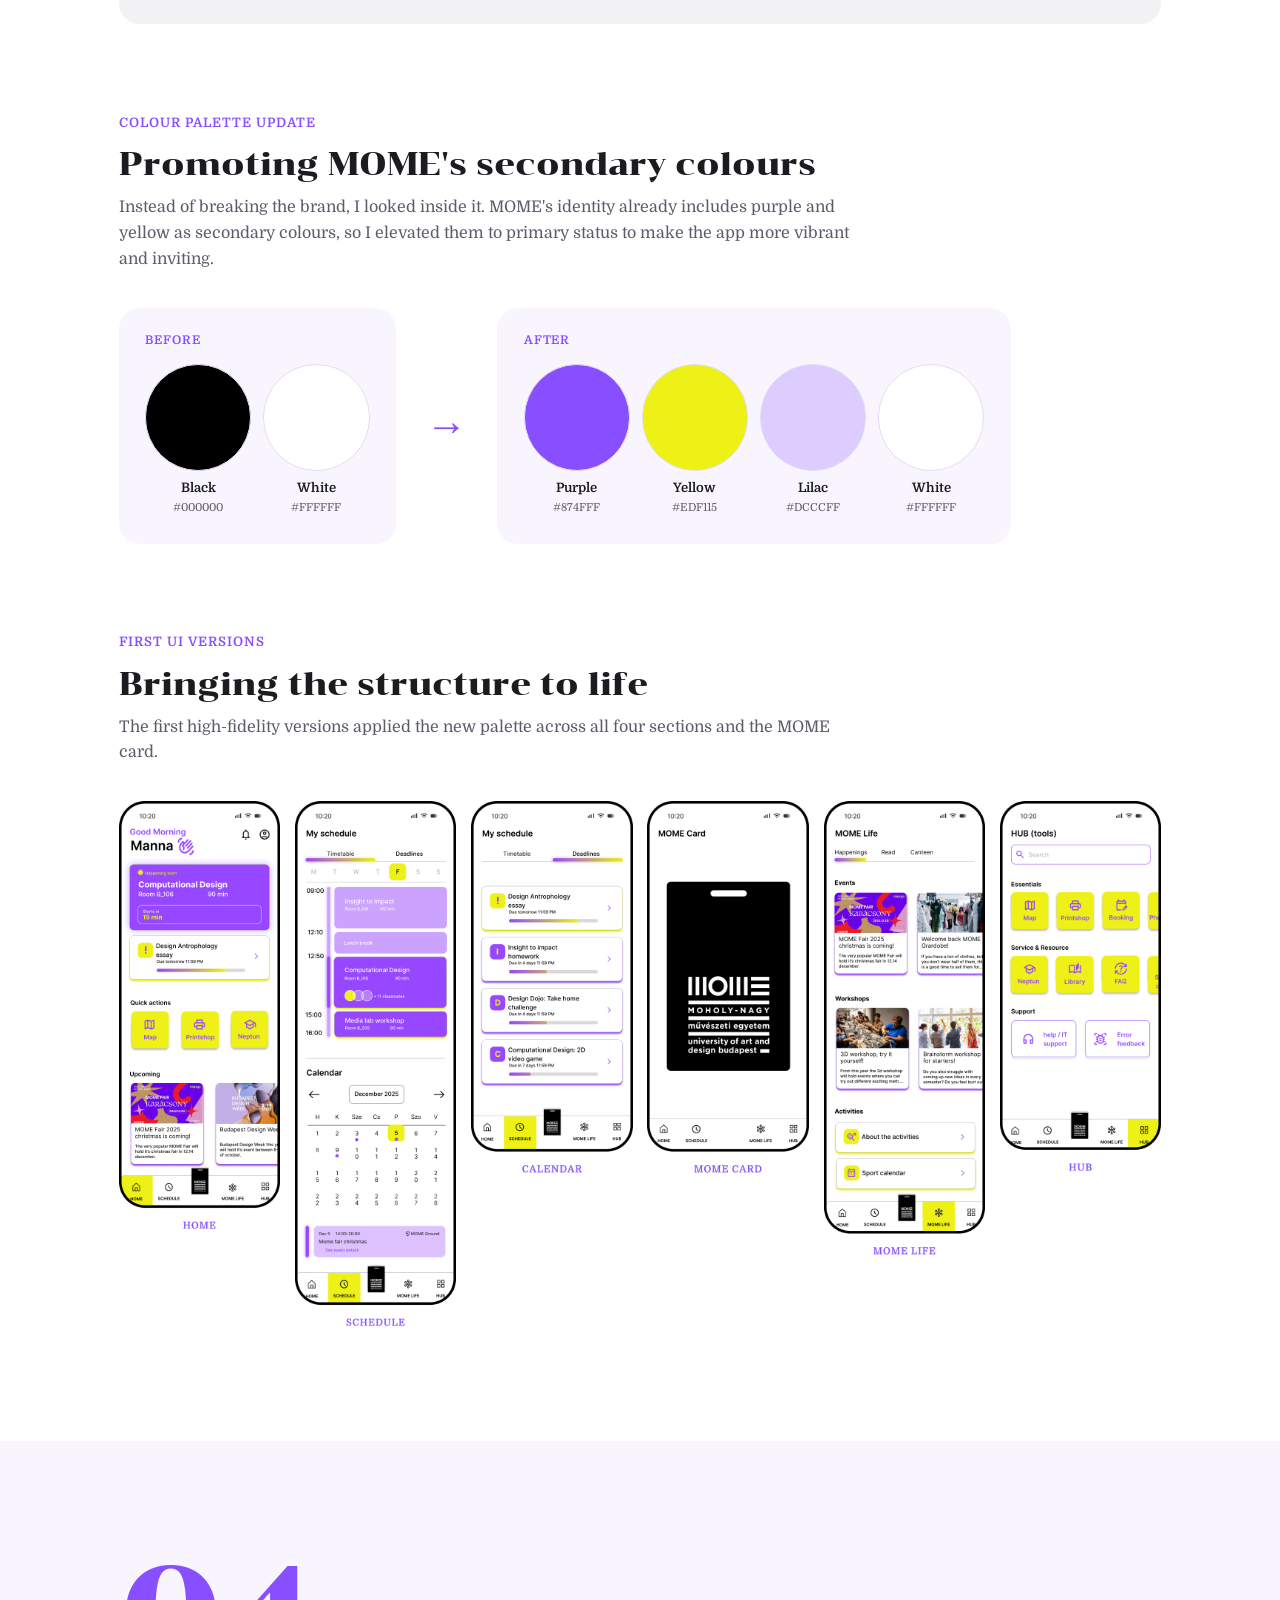
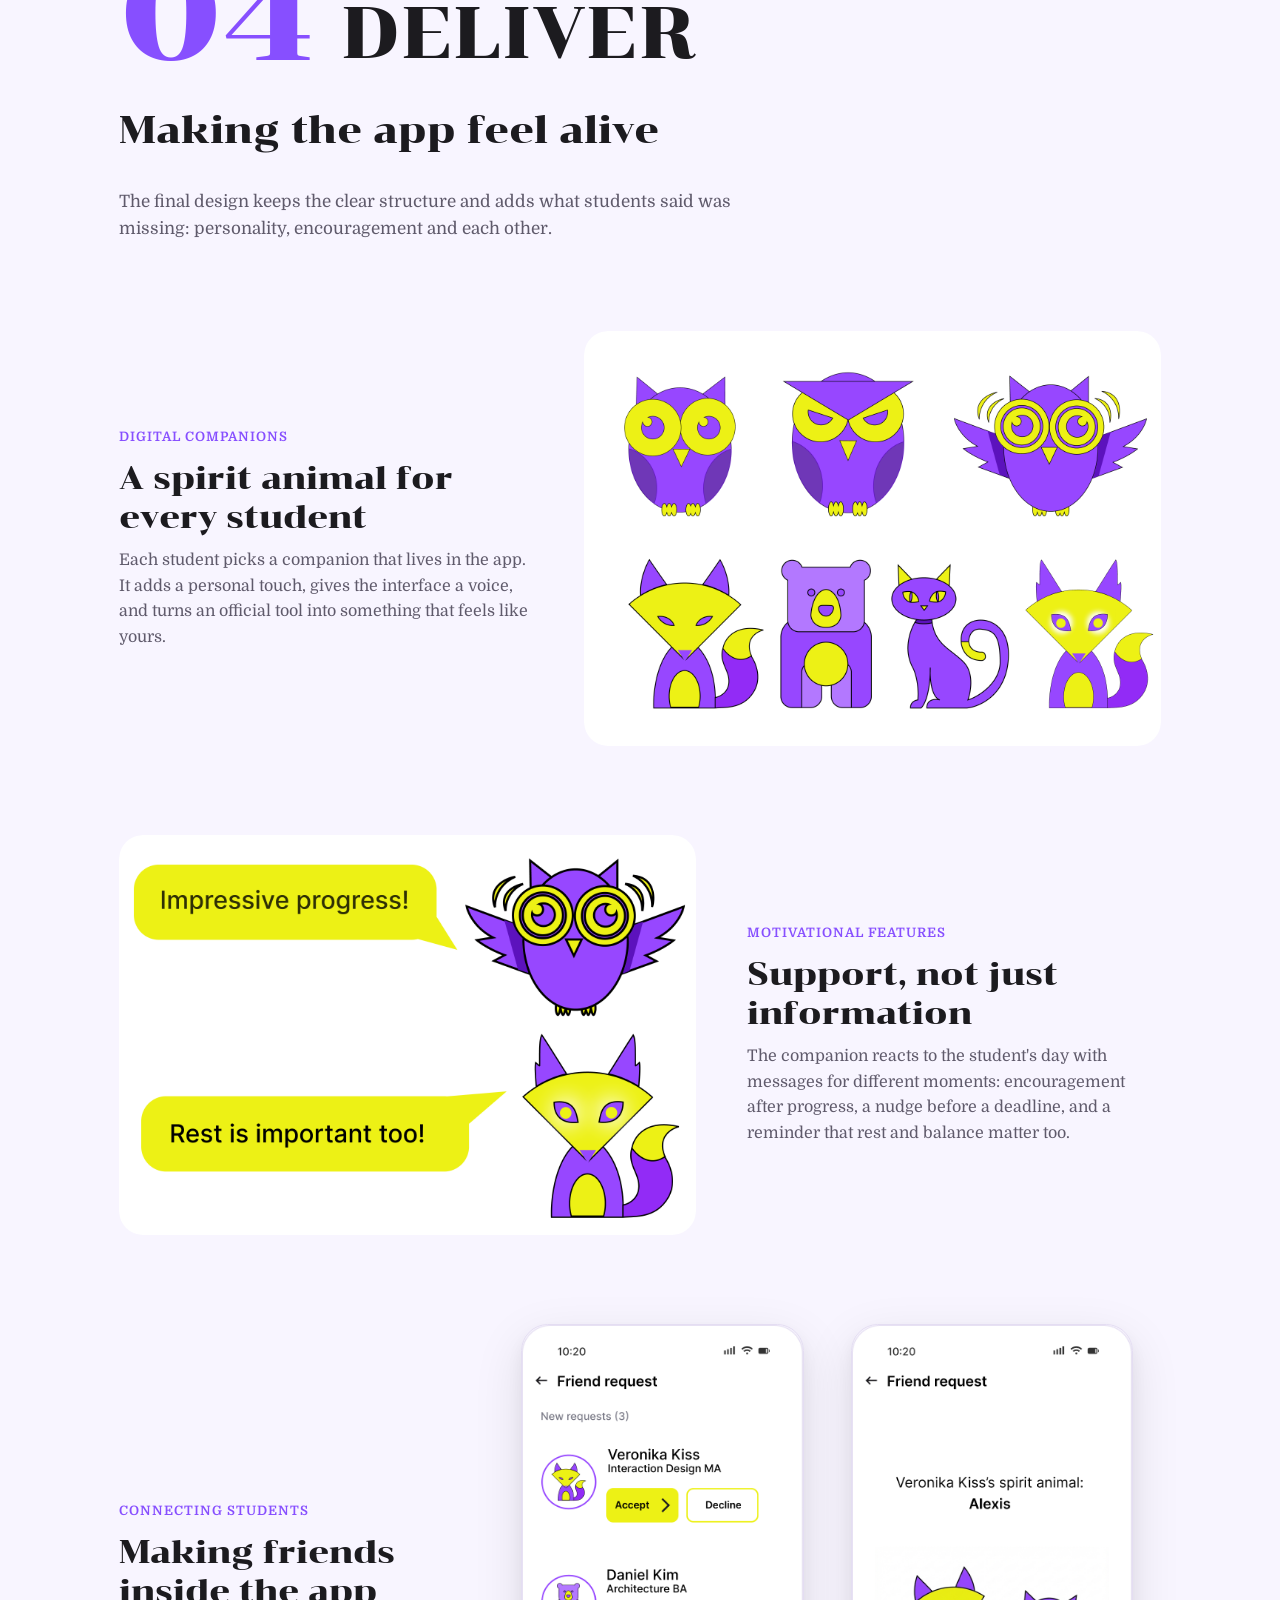
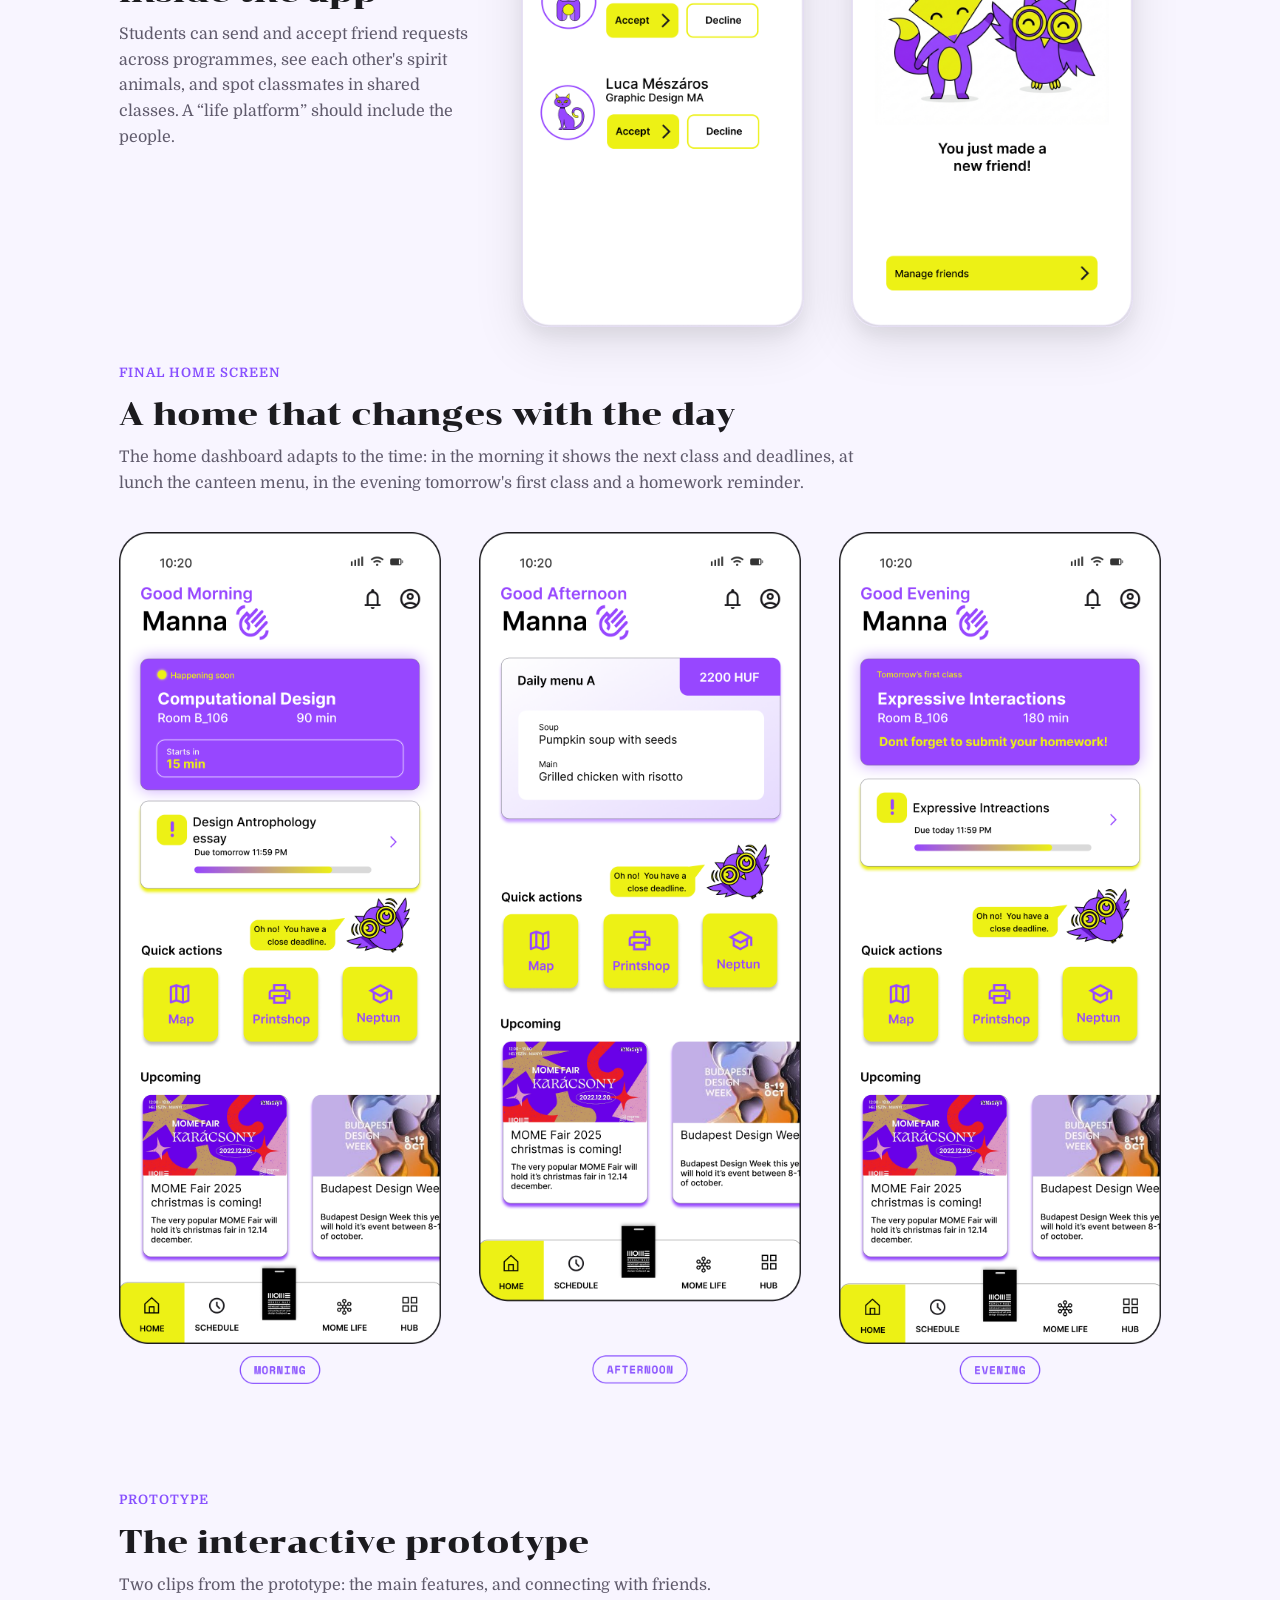
<file: mome-ulp.html>
<!DOCTYPE html>
<html lang="en">
<head>
  <meta charset="utf-8">
  <meta name="viewport" content="width=device-width, initial-scale=1">

  <title>MOME ULP redesign — Case study · Róza Parlagi</title>
  <meta name="description" content="MOME ULP redesign: turning MOME's university life platform app from a static, institutional directory into a student-centric dashboard. A UI-focused case study by Róza Parlagi.">
  <meta name="theme-color" content="#874fff">

  <meta property="og:type" content="article">
  <meta property="og:title" content="MOME ULP redesign — Case study · Róza Parlagi">
  <meta property="og:description" content="From institutional to student-centric: a UI-focused redesign of MOME's university life platform app.">
  <meta property="og:url" content="https://parlagiroza.com/mome-ulp.html">

  <link rel="icon" type="image/png" href="assets/img/favicon.png">
  <link rel="apple-touch-icon" href="assets/img/apple-touch-icon.png">

  <link rel="preload" href="assets/fonts/chonburi-latin-400-normal.woff2" as="font" type="font/woff2" crossorigin>
  <link rel="preload" href="assets/fonts/domine-latin-400-normal.woff2" as="font" type="font/woff2" crossorigin>
  <link rel="stylesheet" href="css/style.css">
  <link rel="stylesheet" href="css/home.css">
  <link rel="stylesheet" href="css/case.css">
  <link rel="stylesheet" href="css/mome.css">

  <script>document.documentElement.classList.add('js');</script>
</head>

<body id="top" class="home cs-page mome-page">
  <div class="page">

    <!-- ============ NAV (same as the home page) ============ -->
    <header class="nav">
      <a class="nav__logo" href="index.html" aria-label="Róza Parlagi — home">
        <img src="assets/img/logo.png" alt="" width="309" height="280">
      </a>
      <nav aria-label="Main">
        <ul class="nav__links" id="main-menu">
          <li><a href="index.html#projects" aria-current="page">Projects</a></li>
          <li><a href="index.html#about">About Me</a></li>
          <li><a href="index.html#contact">Get in touch</a></li>
          <li><a href="Roza_Parlagi_CV.pdf" target="_blank" rel="noopener">CV</a></li>
        </ul>
      </nav>
      <div class="nav__actions">
        <button class="nav__burger" type="button" aria-label="Open menu" aria-expanded="false" aria-controls="main-menu">
          <span></span><span></span><span></span>
        </button>
      </div>
    </header>

        <main class="cs-main">

      <!-- ============ HERO ============ -->
      <section class="mo-hero" aria-labelledby="mo-title">
        <span class="mo-hero__blob mo-hero__blob--y" aria-hidden="true"></span>
        <span class="mo-hero__blob mo-hero__blob--p" aria-hidden="true"></span>
        <p class="mo-hero__eyebrow">Case study · MOME Interaction Design</p>
        <h1 class="mo-hero__title" id="mo-title">MOME ULP <span>redesign</span></h1>
        <p class="mo-hero__sub">From institutional to student-centric. A UI-focused redesign of MOME's university life platform app.</p>
        <dl class="cs-meta">
          <div><dt>My role</dt><dd>Solo project: research, IA, UI &amp; interaction design</dd></div>
          <div><dt>Emphasis on</dt><dd>UI design, visual hierarchy and engagement</dd></div>
          <div><dt>Tools</dt><dd>Figma</dd></div>
          <div><dt>Timeline</dt><dd>One semester · 2025</dd></div>
        </dl>
      </section>

      <!-- ============ OVERVIEW ============ -->
      <section class="cs-sec cs-sec--overview" aria-labelledby="mo-overview">
        <p class="cs-kicker" id="mo-overview">Overview</p>
        <h2 class="cs-h1" data-reveal>A university life app that didn't feel alive</h2>
        <div class="cs-overview" data-reveal>
          <div class="cs-overview__text">
            <p>The MOME ULP is meant to be the university's life platform: schedule, news, events and student tools in one app. In practice, students described it as cold, static and overly institutional, closer to a nicely designed album than a useful everyday app.</p>
            <p>This UI-focused project redesigns it around the student: a personal dashboard that shows what matters right now, a clearer structure, a brighter palette, and playful digital companions that give students a reason to come back.</p>
          </div>
          <dl class="cs-figures">
            <div><dt>17</dt><dd>interview insights clustered</dd></div>
            <div><dt>4</dt><dd>competitor apps, compared on 6 criteria</dd></div>
            <div><dt>4</dt><dd>main sections in the new IA</dd></div>
          </dl>
        </div>
      </section>

      <!-- ============ THE PROCESS ============ -->
      <section class="cs-sec cs-sec--alt cs-sec--process" aria-labelledby="mo-process">
        <p class="cs-kicker" id="mo-process">The process</p>
        <p class="cs-lead">First listening to students and looking at the current app, then narrowing it to one clear rebrief, before exploring structure and visuals and refining them into a tested prototype.</p>
        <div class="cs-diamond" data-reveal>
          <svg viewBox="0 0 1408 470" role="img" aria-labelledby="mo-dd-title">
            <title id="mo-dd-title">Double diamond: Discover and Define lead to the rebrief, Develop and Deliver lead to the prototype</title>
            <polygon points="0,240 340,60 340,420" fill="#874fff" fill-opacity=".2"/>
            <polygon points="340,60 680,240 340,420" fill="#874fff" fill-opacity=".4"/>
            <polygon points="728,240 1068,60 1068,420" fill="#e1d4ff"/>
            <polygon points="1068,60 1408,240 1068,420" fill="#cbb3ff"/>
            <circle cx="704" cy="240" r="9" fill="#edf115"/>
            <circle cx="1399" cy="240" r="9" fill="#edf115"/>
            <g class="cs-dd-num"><text x="214" y="199">01</text><text x="465.5" y="199">02</text><text x="943.5" y="199">03</text><text x="1193" y="199">04</text></g>
            <g class="cs-dd-name"><text x="211" y="240">DISCOVER</text><text x="462" y="240">DEFINE</text><text x="941" y="240">DEVELOP</text><text x="1191" y="240">DELIVER</text></g>
            <g class="cs-dd-sub"><text x="210" y="275">diverge</text><text x="461.5" y="275">converge</text><text x="938" y="275">diverge</text><text x="1189.5" y="275">converge</text></g>
            <g class="cs-dd-end"><text x="670" y="467" text-anchor="start">Rebrief</text><text x="1320" y="467" text-anchor="start">Prototype</text></g>
          </svg>
        </div>
        <div class="cs-steps" data-reveal>
          <div><p class="cs-steps__head">01 · Discover</p><ul><li>Student interviews</li><li>Insight clustering</li><li>Competitor analysis</li><li>MOME vs students</li></ul></div>
          <div><p class="cs-steps__head">02 · Define</p><ul><li>Key problem</li><li>Rebrief (HMW)</li><li>Design goals</li></ul></div>
          <div><p class="cs-steps__head">03 · Develop</p><ul><li>Proposed IA</li><li>Lo-fi wireframes</li><li>Colour palette update</li><li>First UI versions</li></ul></div>
          <div><p class="cs-steps__head">04 · Deliver</p><ul><li>Digital companions</li><li>Motivational features</li><li>Friends &amp; final screens</li><li>Prototype &amp; testing</li></ul></div>
        </div>
      </section>

      <!-- ============ 01 DISCOVER ============ -->
      <section class="cs-sec" aria-labelledby="mo-discover">
        <h2 class="cs-phase" id="mo-discover"><span class="cs-phase__num" aria-hidden="true">01</span><span class="cs-phase__name">Discover</span></h2>
        <p class="cs-h2">Research &amp; planning</p>
        <p class="cs-lead">I started by listening. Before touching the UI, I wanted to understand how students actually use the current app, what they miss, and how other university and student apps solve the same problems.</p>
        <div class="cs-spacer" style="--s: 40"></div>

        <div class="cs-group">
          <p class="cs-label">Research plan</p>
          <h3 class="cs-h3">Four steps from question to insight</h3>
        </div>
        <ol class="mo-timeline" data-reveal>
          <li><span class="mo-timeline__dot">01</span><p class="mo-timeline__title">Student interviews</p><p>In-person interviews with MOME students, 30 min to 1 hour each, about how, when and why they open the app.</p></li>
          <li><span class="mo-timeline__dot">02</span><p class="mo-timeline__title">Insight clustering</p><p>Grouping every observation and quote into themes on an affinity board.</p></li>
          <li><span class="mo-timeline__dot">03</span><p class="mo-timeline__title">Competitor analysis</p><p>Reviewing four university and student apps for structure and tone.</p></li>
          <li><span class="mo-timeline__dot">04</span><p class="mo-timeline__title">Synthesis</p><p>Comparing MOME's identity with what students actually want.</p></li>
        </ol>
        <div class="cs-spacer" style="--s: 40"></div>

        <div class="cs-group">
          <p class="cs-label">Interview insights</p>
          <h3 class="cs-h3">What students told me</h3>
          <p class="cs-p">I clustered every note from the interviews into four themes. The pattern was clear: the app looked fine, but it didn't help, and it didn't invite students back.</p>
        </div>
        <p class="cs-p">I did in-person interviews with MOME students, around 30 minutes to 1 hour per person.</p>
        <div class="mo-board" data-reveal>
          <div class="mo-cluster">
            <p class="mo-cluster__head">Look &amp; feel <span class="mo-cluster__count" aria-label="5 notes">5</span></p>
            <div class="mo-notes">
              <div>
                <p class="mo-note">The dark/black theme and a layout very similar to the MOME website don't help usability.</p>
                <p class="mo-note">The app could be looser and more fun, more in line with students' taste (like the MOME front wall).</p>
                <p class="mo-note mo-note--quote">“I like that the news have pictures.”</p>
              </div>
              <div>
                <p class="mo-note">The app could be brighter, more colourful. It's too sterile. MOME wants an elegant look, but students aren't really like that.</p>
                <p class="mo-note">The app looks outdated and lacks visual clarity.</p>
              </div>
            </div>
          </div>
          <div class="mo-cluster">
            <p class="mo-cluster__head">Hierarchy &amp; information <span class="mo-cluster__count" aria-label="4 notes">4</span></p>
            <div class="mo-notes">
              <div>
                <p class="mo-note">Visual hierarchy is weak; all sections look similar and lack contrast.</p>
                <p class="mo-note mo-note--quote">“A lot of free space in the profile page, maybe that can be used for some info or features.”</p>
              </div>
              <div>
                <p class="mo-note mo-note--quote">“Visually it fits the university's identity, but it's much less informative than it looks.”</p>
                <p class="mo-note mo-note--quote">“Not inviting enough”: feels like a nicely designed, static album rather than a useful app.</p>
              </div>
            </div>
          </div>
          <div class="mo-cluster">
            <p class="mo-cluster__head">Navigation &amp; discovery <span class="mo-cluster__count" aria-label="4 notes">4</span></p>
            <div class="mo-notes">
              <div>
                <p class="mo-note">Navigation feels unclear; some features are hidden or hard to discover.</p>
                <p class="mo-note mo-note--quote">“Customisation of the homepage is really hidden in profile and settings.”</p>
              </div>
              <div>
                <p class="mo-note">The participant didn't realise customisation (tags, homepage order) was possible.</p>
                <p class="mo-note">It's frustrating to save content and not know where to find it later.</p>
              </div>
            </div>
          </div>
          <div class="mo-cluster">
            <p class="mo-cluster__head">Engagement &amp; value <span class="mo-cluster__count" aria-label="4 notes">4</span></p>
            <div class="mo-notes">
              <div>
                <p class="mo-note">The app doesn't motivate regular use; it feels too official and static.</p>
                <p class="mo-note">They would keep Neptun for data accuracy but prefer the app's visual simplicity.</p>
              </div>
              <div>
                <p class="mo-note mo-note--quote">“It should be a university LIFE platform app, but it is empty.”</p>
                <p class="mo-note mo-note--quote">“I like that I can see my course schedule right away.”</p>
              </div>
            </div>
          </div>
        </div>
        <ul class="mo-legend"><li>Observation</li><li>Direct quote</li></ul>

        <div class="mo-insight" data-reveal>
          <p class="cs-label">Key insight</p>
          <p>The app lacks a student-centric approach. It feels cold and overly institutional, and it isn't engaging.</p>
        </div>
        <div class="cs-spacer" style="--s: 40"></div>

        <div class="cs-group">
          <p class="cs-label">Competitor analysis</p>
          <h3 class="cs-h3">How other student apps do it</h3>
          <p class="cs-p">I compared four Hungarian university student apps with the current MOME ULP on six criteria: visual identity, layout &amp; hierarchy, navigation, accessibility, micro-interactions, and tone &amp; personality. For each, I noted best practices, pain points and what was worth adapting.</p>
        </div>
        <div class="mo-matrix" data-reveal>
          <div class="mo-matrix__row mo-matrix__row--head" aria-hidden="true"><span>App</span><span>Screens</span><span>Best practices</span><span>Pain points</span><span>What to adapt</span></div>

          <div class="mo-matrix__row">
            <div class="mo-matrix__app"><img src="assets/img/mome/competitor-1-logo.png" alt="" width="176" height="176" loading="lazy">MyCorvinus</div>
            <div class="mo-matrix__shots"><img src="assets/img/mome/competitor-1-screens.png" alt="Two screens of the MyCorvinus app" width="574" height="600" loading="lazy"></div>
            <div><p class="mo-matrix__col">Best practices</p><ul><li data-s="+">Friendly colours</li><li data-s="+">Good layout</li><li data-s="+">Easy navigation</li><li data-s="+">Easy to decode information</li></ul></div>
            <div><p class="mo-matrix__col">Pain points</p><ul class="mo-matrix__cons"><li data-s="–">Some icons are hard to see or understand in different modes</li><li data-s="–">Could embed more links (like food)</li><li data-s="–">More natural photos</li></ul></div>
            <div><p class="mo-matrix__col">What to adapt</p><ul><li data-s="→">Blog for student articles</li><li data-s="→">Onboarding information gathered together</li><li data-s="→">Interactive map</li><li data-s="→">Social life platform</li><li data-s="→">Student support</li><li data-s="→">Feedback option for the app</li><li data-s="→">Colours that engage students</li></ul></div>
          </div>

          <div class="mo-matrix__row">
            <div class="mo-matrix__app"><img src="assets/img/mome/competitor-2-logo.png" alt="" width="176" height="176" loading="lazy">Semmelweis student app</div>
            <div class="mo-matrix__shots"><img src="assets/img/mome/competitor-2-screens.png" alt="Two screens of the Semmelweis student app" width="574" height="600" loading="lazy"></div>
            <div><p class="mo-matrix__col">Best practices</p><ul><li data-s="+">Consistent colour use</li><li data-s="+">Easy navigation</li><li data-s="+">Helpful information gathered in the map</li></ul></div>
            <div><p class="mo-matrix__col">Pain points</p><ul class="mo-matrix__cons"><li data-s="–">Repeated icons</li><li data-s="–">Needs more photos</li><li data-s="–">Most functions are not integrated</li><li data-s="–">Not student-centred, too institutional</li></ul></div>
            <div><p class="mo-matrix__col">What to adapt</p><ul><li data-s="→">Map</li><li data-s="→">Weekly, newspaper-like updates</li><li data-s="→">Phonebook</li><li data-s="→">Quick feedback about the app</li><li data-s="→">Onboarding information in one place</li><li data-s="→">Easy language change</li></ul></div>
          </div>

          <div class="mo-matrix__row">
            <div class="mo-matrix__app"><img src="assets/img/mome/competitor-3-logo.png" alt="" width="176" height="178" loading="lazy">UD Studiversity</div>
            <div class="mo-matrix__shots"><img src="assets/img/mome/competitor-3-screens.png" alt="Two screens of the UD Studiversity app" width="574" height="600" loading="lazy"></div>
            <div><p class="mo-matrix__col">Best practices</p><ul><li data-s="+">Student-friendly visual tone</li><li data-s="+">Strong student-centric features</li><li data-s="+">Easy navigation</li><li data-s="+">Links to helpful apps</li><li data-s="+">Subsistence calculator</li></ul></div>
            <div><p class="mo-matrix__col">Pain points</p><ul class="mo-matrix__cons"><li data-s="–">Too bold colours on the menu page</li><li data-s="–">Needs more photos</li><li data-s="–">Playful menu vs. minimal content screens feels disjointed</li><li data-s="–">No map or directions</li><li data-s="–">No onboarding flow</li></ul></div>
            <div><p class="mo-matrix__col">What to adapt</p><ul><li data-s="→">UNIpass places and an app for it</li><li data-s="→">Phonebook</li><li data-s="→">Links to other helpful apps</li><li data-s="→">Well-structured information</li><li data-s="→">Colours that engage students</li></ul></div>
          </div>

          <div class="mo-matrix__row">
            <div class="mo-matrix__app"><img src="assets/img/mome/competitor-4-logo.png" alt="" width="176" height="176" loading="lazy">PTE</div>
            <div class="mo-matrix__shots"><img src="assets/img/mome/competitor-4-screens.png" alt="Two screens of the PTE student app" width="574" height="600" loading="lazy"></div>
            <div><p class="mo-matrix__col">Best practices</p><ul><li data-s="+">Q&amp;A section</li><li data-s="+">Personal question function</li><li data-s="+">Helpful links</li><li data-s="+">Games</li></ul></div>
            <div><p class="mo-matrix__col">Pain points</p><ul class="mo-matrix__cons"><li data-s="–">Too monochrome</li><li data-s="–">No integrated map or link between departments</li><li data-s="–">No onboarding flow</li></ul></div>
            <div><p class="mo-matrix__col">What to adapt</p><ul><li data-s="→">Personality test: fun and informative</li><li data-s="→">Games</li><li data-s="→">Q&amp;A</li></ul></div>
          </div>

          <div class="mo-matrix__row mo-matrix__row--own">
            <div class="mo-matrix__app"><img src="assets/img/mome/competitor-5-logo.png" alt="" width="176" height="176" loading="lazy">MOME ULP (current)</div>
            <div class="mo-matrix__shots"><img src="assets/img/mome/competitor-5-screens.png" alt="Two screens of the current MOME ULP app" width="574" height="600" loading="lazy"></div>
            <div><p class="mo-matrix__col">Best practices</p><ul><li data-s="+">Very clean, minimal design</li><li data-s="+">Useful features in one app</li><li data-s="+">Accessibility options: language switch, theme toggle</li></ul></div>
            <div><p class="mo-matrix__col">Pain points</p><ul class="mo-matrix__cons"><li data-s="–">Rarely useful in everyday school life</li><li data-s="–">Doesn't feel student-centred</li><li data-s="–">No customisation, very basic functions</li><li data-s="–">Unclear labels (e.g. “Platforms”)</li><li data-s="–">Lacks emotional, community-driven touches</li></ul></div>
            <div><p class="mo-matrix__col">What to adapt</p><ul><li data-s="→">The starting point for this redesign</li></ul></div>
          </div>
        </div>
        <div class="cs-spacer" style="--s: 40"></div>

        <div class="cs-group">
          <p class="cs-label">The tension</p>
          <h3 class="cs-h3">MOME's identity vs. students' taste</h3>
          <p class="cs-p">The current app mirrors the university website: black, elegant and refined. Students, on the other hand, asked for something brighter, looser and more fun. The redesign had to bridge the two.</p>
        </div>
        <img class="mo-vs" src="assets/img/mome/mome-vs-students.png" alt="The current MOME app, black and minimal, next to a group of student figures in purple and black: MOME's current app versus students" width="2816" height="1440" loading="lazy" data-reveal>
      </section>

      <!-- ============ 02 DEFINE ============ -->
      <section class="cs-sec cs-sec--alt" aria-labelledby="mo-define">
        <h2 class="cs-phase" id="mo-define"><span class="cs-phase__num" aria-hidden="true">02</span><span class="cs-phase__name">Define</span></h2>
        <p class="cs-h2">From a static directory to a student dashboard</p>
        <p class="cs-lead">The interviews and the competitor review pointed to one root problem. The app was designed around the institution and its identity, not around what a student needs on a normal day.</p>
        <div class="cs-spacer"></div>

        <div class="cs-callout mo-problem" data-reveal>
          <p class="cs-label">Problem</p>
          <p class="cs-callout__big">Students don't use the ULP as a life platform, because it was built as a directory.</p>
          <p>It shows the university's content in the university's style, but hides what students need right now: their next class, their deadlines, what is happening on campus.</p>
        </div>
        <div class="cs-spacer"></div>

        <div class="mo-rebrief" data-reveal>
          <p class="cs-label">Rebrief</p>
          <div class="mo-rebrief__circle">
            <p>“How might we transform the MOME ULP from a static administrative directory into a dynamic, student-centric dashboard that visually reflects the university's creative culture?”</p>
          </div>
        </div>

        <div class="cs-group">
          <p class="cs-label">Design goals</p>
          <h3 class="cs-h3">Four goals, one for each insight theme</h3>
        </div>
        <div class="cs-cards cs-cards--4 mo-goals" data-reveal>
          <div class="mo-goal"><p class="mo-goal__num">01</p><p class="mo-goal__title">Personal &amp; timely</p><p>Show what matters to me right now: next class, deadlines, today's menu.</p></div>
          <div class="mo-goal"><p class="mo-goal__num">02</p><p class="mo-goal__title">Clear hierarchy</p><p>Make the most important thing the most visible, instead of equal-looking sections.</p></div>
          <div class="mo-goal"><p class="mo-goal__num">03</p><p class="mo-goal__title">Easy to find</p><p>Four clear sections, and nothing important hidden in settings.</p></div>
          <div class="mo-goal mo-goal--yellow"><p class="mo-goal__num">04</p><p class="mo-goal__title">Brighter &amp; playful</p><p>Closer to students' taste and MOME's creative culture, not just its brand rules.</p></div>
        </div>
      </section>

      <!-- ============ 03 DEVELOP ============ -->
      <section class="cs-sec" aria-labelledby="mo-develop">
        <h2 class="cs-phase" id="mo-develop"><span class="cs-phase__num" aria-hidden="true">03</span><span class="cs-phase__name">Develop</span></h2>
        <p class="cs-h2">Exploring structure and visuals</p>
        <p class="cs-lead">With the rebrief set, I worked from the inside out: first reorganising the content into a clear information architecture, then sketching layouts in lo-fi, and only then exploring colour and UI.</p>
        <div class="cs-spacer"></div>

        <div class="cs-group">
          <p class="cs-label">Proposed IA</p>
          <h3 class="cs-h3">Four sections, built around a student's day</h3>
          <p class="cs-p">I regrouped every feature of the old app by how often students need it: daily things on Home and Schedule, campus life in MOME Life, and practical tools in the Hub.</p>
        </div>
        <div class="mo-ia" data-reveal>
          <div><h4>Home</h4><ul><li>Now</li><li>Profile (top)</li><li>Notifications (top)</li><li>Settings / accessibility</li><li>Your companion</li><li>Saved events</li></ul></div>
          <div><h4>Schedule</h4><ul><li>Classes</li><li>Deadlines</li><li>Exams</li><li>Neptun entrance</li></ul></div>
          <div><h4>MOME Life</h4><ul><li>News</li><li>Events</li><li>Food</li><li>Activities / sport</li><li>Blog</li><li>Games and tests</li></ul></div>
          <div><h4>Hub (tools)</h4><ul><li>Map</li><li>Library</li><li>HÖK / student council</li><li>Error feedback / IT</li><li>Neptun</li><li>Printshop</li><li>Onboarding</li><li>Phonebook</li><li>FAQ</li></ul></div>
        </div>
        <p class="mo-mcard"><b>+ MOME card</b><span>the digital student ID, always one tap away</span></p>
        <div class="cs-spacer"></div>

        <div class="cs-group">
          <p class="cs-label">Lo-fi wireframes</p>
          <h3 class="cs-h3">Testing the layout before the look</h3>
          <p class="cs-p">In grayscale I explored how much fits on the home screen, how the schedule and calendar work together, and where the “now” information sits.</p>
        </div>
        <div class="mo-wires" data-reveal>
          <img src="assets/img/mome/wireframe-1.png" alt="Lo-fi wireframe of the home screen" width="614" height="1618" loading="lazy">
          <img src="assets/img/mome/wireframe-2.png" alt="Lo-fi wireframe of the schedule with timetable and calendar" width="614" height="1678" loading="lazy">
          <img src="assets/img/mome/wireframe-3.png" alt="Lo-fi wireframe of the deadlines list" width="614" height="1406" loading="lazy">
        </div>
        <div class="cs-spacer"></div>

        <div class="cs-group">
          <p class="cs-label">Colour palette update</p>
          <h3 class="cs-h3">Promoting MOME's secondary colours</h3>
          <p class="cs-p">Instead of breaking the brand, I looked inside it. MOME's identity already includes purple and yellow as secondary colours, so I elevated them to primary status to make the app more vibrant and inviting.</p>
        </div>
        <div class="mo-palette" data-reveal>
          <div class="mo-palette__card">
            <p class="cs-label">Before</p>
            <ul>
              <li style="--c:#000">Black<small>#000000</small></li>
              <li style="--c:#fff">White<small>#FFFFFF</small></li>
            </ul>
          </div>
          <span class="mo-palette__arrow" aria-hidden="true">→</span>
          <div class="mo-palette__card">
            <p class="cs-label">After</p>
            <ul>
              <li style="--c:#874fff">Purple<small>#874FFF</small></li>
              <li style="--c:#edf115">Yellow<small>#EDF115</small></li>
              <li style="--c:#dcccff">Lilac<small>#DCCCFF</small></li>
              <li style="--c:#fff">White<small>#FFFFFF</small></li>
            </ul>
          </div>
        </div>
        <div class="cs-spacer"></div>

        <div class="cs-group">
          <p class="cs-label">First UI versions</p>
          <h3 class="cs-h3">Bringing the structure to life</h3>
          <p class="cs-p">The first high-fidelity versions applied the new palette across all four sections and the MOME card.</p>
        </div>
        <div class="mo-first" data-reveal>
          <img src="assets/img/mome/first-version-1.png" alt="First UI version: home" width="436" height="1164" loading="lazy">
          <img src="assets/img/mome/first-version-2.png" alt="First UI version: schedule" width="436" height="1428" loading="lazy">
          <img src="assets/img/mome/first-version-3.png" alt="First UI version: calendar and deadlines" width="436" height="1014" loading="lazy">
          <img src="assets/img/mome/first-version-4.png" alt="First UI version: MOME card" width="436" height="1014" loading="lazy">
          <img src="assets/img/mome/first-version-5.png" alt="First UI version: MOME Life" width="436" height="1236" loading="lazy">
          <img src="assets/img/mome/first-version-6.png" alt="First UI version: Hub" width="436" height="1010" loading="lazy">
        </div>
      </section>

      <!-- ============ 04 DELIVER ============ -->
      <section class="cs-sec cs-sec--alt" aria-labelledby="mo-deliver">
        <h2 class="cs-phase" id="mo-deliver"><span class="cs-phase__num" aria-hidden="true">04</span><span class="cs-phase__name">Deliver</span></h2>
        <p class="cs-h2">Making the app feel alive</p>
        <p class="cs-lead">The final design keeps the clear structure and adds what students said was missing: personality, encouragement and each other.</p>
        <div class="cs-spacer"></div>

        <div class="mo-feature" data-reveal>
          <div class="cs-group">
            <p class="cs-label">Digital companions</p>
            <h3 class="cs-h3">A spirit animal for every student</h3>
            <p class="cs-p">Each student picks a companion that lives in the app. It adds a personal touch, gives the interface a voice, and turns an official tool into something that feels like yours.</p>
          </div>
          <img class="mo-feature__img" src="assets/img/mome/companions.png" alt="Seven illustrated companion characters in purple and yellow, among them an owl, a fox and a cat" width="1560" height="1120" loading="lazy">
        </div>
        <div class="cs-spacer"></div>

        <div class="mo-feature mo-feature--flip" data-reveal>
          <div class="cs-group">
            <p class="cs-label">Motivational features</p>
            <h3 class="cs-h3">Support, not just information</h3>
            <p class="cs-p">The companion reacts to the student's day with messages for different moments: encouragement after progress, a nudge before a deadline, and a reminder that rest and balance matter too.</p>
          </div>
          <img class="mo-feature__img" src="assets/img/mome/motivation.png" alt="The owl companion with speech bubbles: encouragement, a deadline nudge and a reminder to rest" width="1560" height="1080" loading="lazy">
        </div>
        <div class="cs-spacer"></div>

        <div class="mo-feature mo-friends" data-reveal>
          <div class="cs-group">
            <p class="cs-label">Connecting students</p>
            <h3 class="cs-h3">Making friends inside the app</h3>
            <p class="cs-p">Students can send and accept friend requests across programmes, see each other's spirit animals, and spot classmates in shared classes. A “life platform” should include the people.</p>
          </div>
          <div class="mo-friends__phones">
            <img src="assets/img/mome/friend-request.png" alt="Friend request screen with three new requests to accept or decline" width="708" height="1520" loading="lazy">
            <img src="assets/img/mome/friends.png" alt="New friend screen showing Veronika Kiss's spirit animal, Alexis" width="354" height="760" loading="lazy">
          </div>
        </div>

        <div class="cs-group">
          <p class="cs-label">Final home screen</p>
          <h3 class="cs-h3">A home that changes with the day</h3>
          <p class="cs-p">The home dashboard adapts to the time: in the morning it shows the next class and deadlines, at lunch the canteen menu, in the evening tomorrow's first class and a homework reminder.</p>
        </div>
        <div class="mo-homes" data-reveal>
          <img src="assets/img/mome/home-1.png" alt="Morning home screen: the next class starts in 15 minutes and an essay is due tomorrow" width="872" height="2300" loading="lazy">
          <img src="assets/img/mome/home-2.png" alt="Afternoon home screen: today's canteen menu and a deadline nudge from the owl" width="872" height="2300" loading="lazy">
          <img src="assets/img/mome/home-3.png" alt="Evening home screen: tomorrow's first class and a homework reminder" width="872" height="2300" loading="lazy">
        </div>
        <div class="cs-spacer" style="--s: 48"></div>

        <div class="cs-group">
          <p class="cs-label">Prototype</p>
          <h3 class="cs-h3">The interactive prototype</h3>
          <p class="cs-p">Two clips from the prototype: the main features, and connecting with friends.</p>
        </div>
        <div class="mo-videos" data-reveal>
          <video class="cs-loop" muted loop playsinline preload="metadata" aria-label="Prototype walkthrough of the main features"><source src="assets/video/mome/main-features.mp4#t=0.1" type="video/mp4"></video>
          <video class="cs-loop" muted loop playsinline preload="metadata" aria-label="Prototype walkthrough of adding a friend"><source src="assets/video/mome/friends.mp4#t=0.1" type="video/mp4"></video>
        </div>
        <div class="cs-spacer"></div>

        <div class="cs-group">
          <p class="cs-label">Testing</p>
          <h3 class="cs-h3">What testers said</h3>
          <p class="cs-p">I tested the prototype with students. The feedback confirmed the direction and showed what to improve next.</p>
        </div>
        <div class="mo-quotes" data-reveal>
          <div>
            <p class="cs-pill">Worked well</p>
            <blockquote>Love the deadlines, good reminder.</blockquote>
            <blockquote>The quick actions are very helpful.</blockquote>
          </div>
          <div>
            <p class="cs-pill cs-pill--y">To improve</p>
            <blockquote>Can I customise the Home dashboard? I don't see it.</blockquote>
            <blockquote>Can I change my spirit animal more?</blockquote>
            <blockquote>The yellow is a little bit harsh for me.</blockquote>
          </div>
        </div>
      </section>

      <!-- ============ REFLECTION ============ -->
      <section class="cs-sec cs-sec--reflection" aria-labelledby="mo-reflection">
        <p class="cs-kicker">Reflection</p>
        <h2 class="cs-h1 cs-h1--sm" id="mo-reflection">What this project taught me</h2>
        <div class="cs-cards cs-cards--2" data-reveal>
          <div class="cs-list">
            <p class="cs-label">What I learned</p>
            <ul>
              <li>You can change how a product feels without breaking the brand: the new palette came from MOME's own secondary colours.</li>
              <li>Small emotional details, like a companion or a kind message, can totally change how an institutional tool feels.</li>
              <li>Testing shows what is still hidden: customisation needed to be more visible.</li>
            </ul>
          </div>
          <div class="cs-list">
            <p class="cs-label">Next steps</p>
            <ul>
              <li>Make the home dashboard customisable from the home screen itself.</li>
              <li>Offer more ways to personalise the spirit animal.</li>
              <li>Soften the yellow and check colour contrast for accessibility.</li>
            </ul>
          </div>
        </div>
      </section>

      <!-- ============ THANK YOU ============ -->
      <section class="mo-thanks" aria-label="MOME ULP">
        <div class="mo-thanks__mark" aria-hidden="true">
          <img class="mo-thanks__owl" src="assets/img/mome/thank-you-icon.svg" alt="" width="206" height="202">
          <div class="mo-thanks__card"><span></span><span></span><span></span></div>
        </div>
        <p>MOME ULP</p>
      </section>

      <!-- ============ PREVIOUS / NEXT PROJECT ============ -->
      <nav class="pnav" aria-label="More projects" style="--pn-accent: #874fff">
        <a class="pnav__prev" href="granta.html">
          <span class="pnav__small">Previous project</span>
          <span class="pnav__title"><svg viewBox="0 0 24 24" fill="none" stroke="currentColor" stroke-width="2" stroke-linecap="round" stroke-linejoin="round" aria-hidden="true"><path d="M19 12H5M12 5l-7 7 7 7"/></svg>Granta</span>
        </a>
        <a class="pnav__home" href="index.html#projects">All projects</a>
        <a class="pnav__next" href="remi.html">
          <span class="pnav__small">Next project</span>
          <span class="pnav__title">remi<svg viewBox="0 0 24 24" fill="none" stroke="currentColor" stroke-width="2" stroke-linecap="round" stroke-linejoin="round" aria-hidden="true"><path d="M5 12h14M12 5l7 7-7 7"/></svg></span>
        </a>
      </nav>

    </main>

    <!-- ============ FOOTER ============ -->
    <footer class="footer">
      <div class="footer__brand">
        <img src="assets/img/logo.png" alt="" width="309" height="280">
        <p>&copy; 2026 Róza Parlagi</p>
      </div>
      <ul class="footer__links">
        <li><a href="index.html#projects">All projects</a></li>
        <li><a href="#top" aria-label="Back to top">Back to top &uarr;</a></li>
      </ul>
    </footer>

  </div>

  <script src="js/main.js" defer></script>
</body>
</html>
</file>
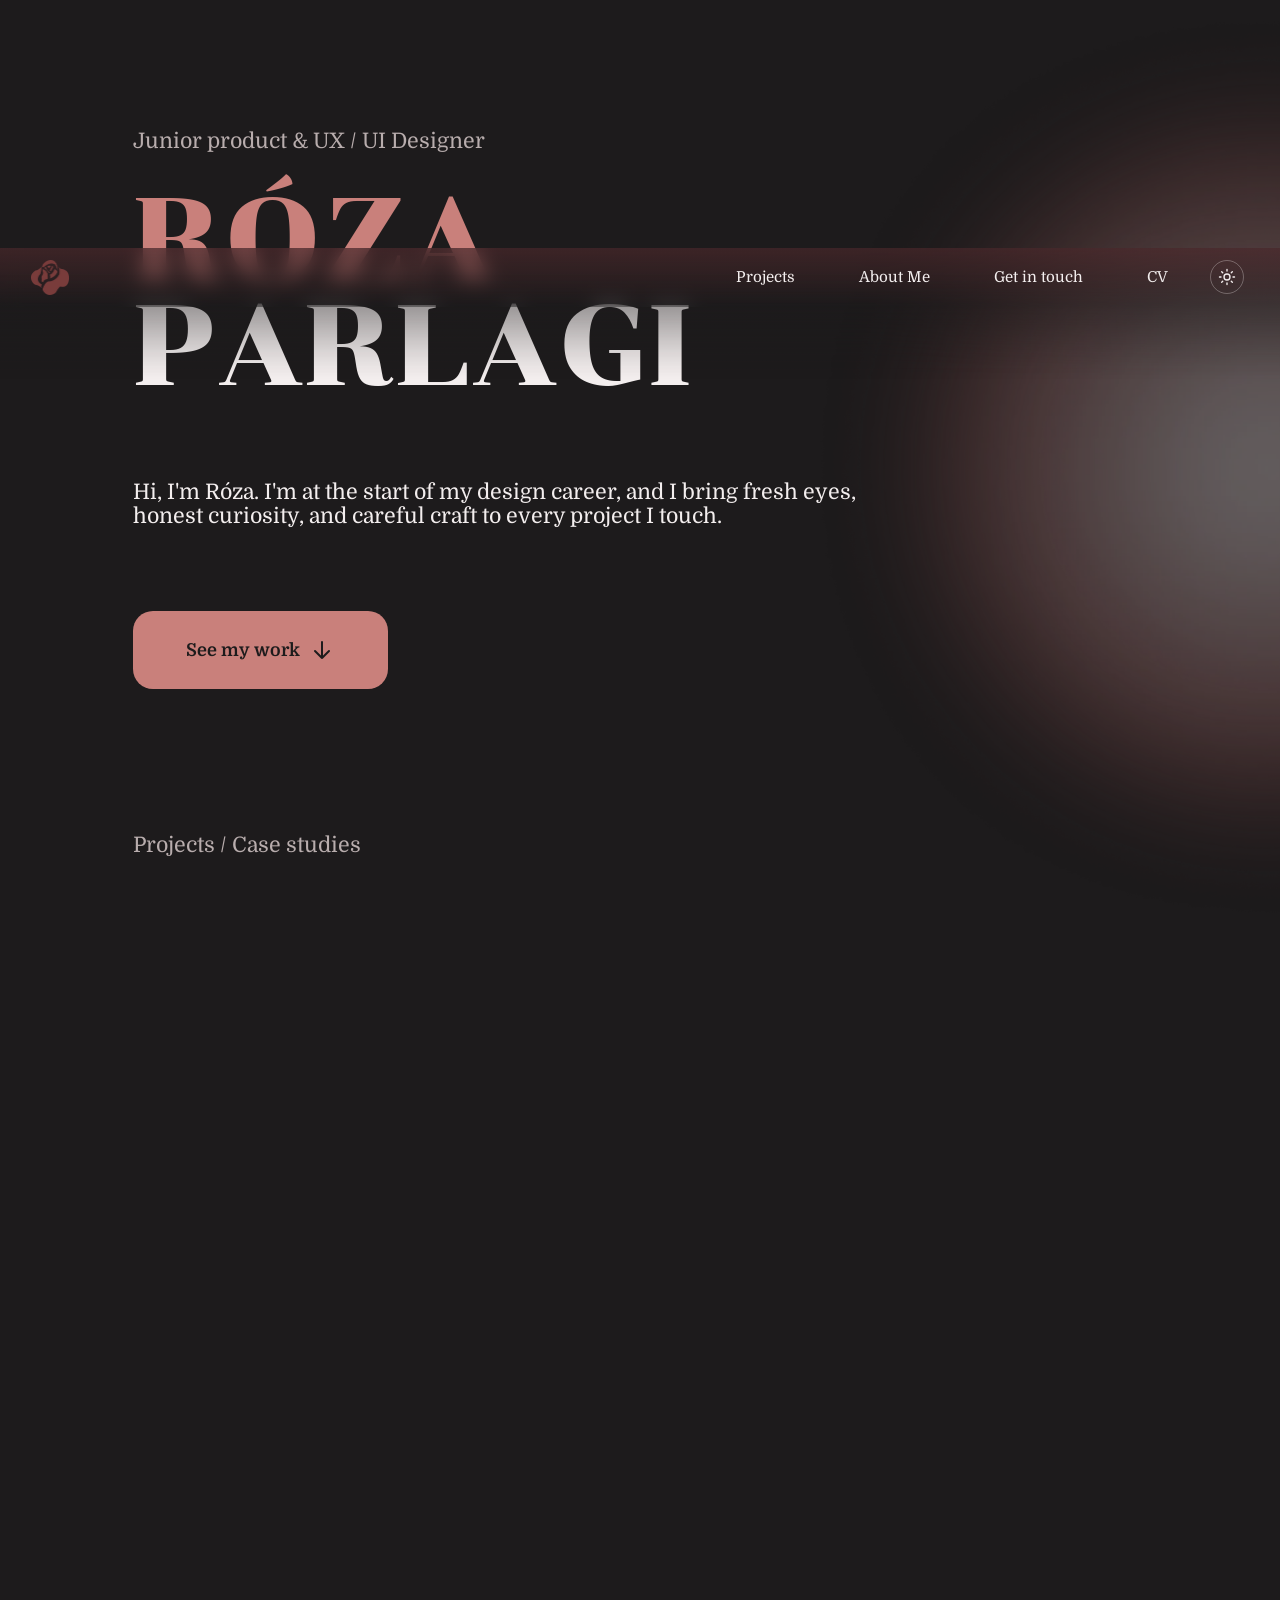
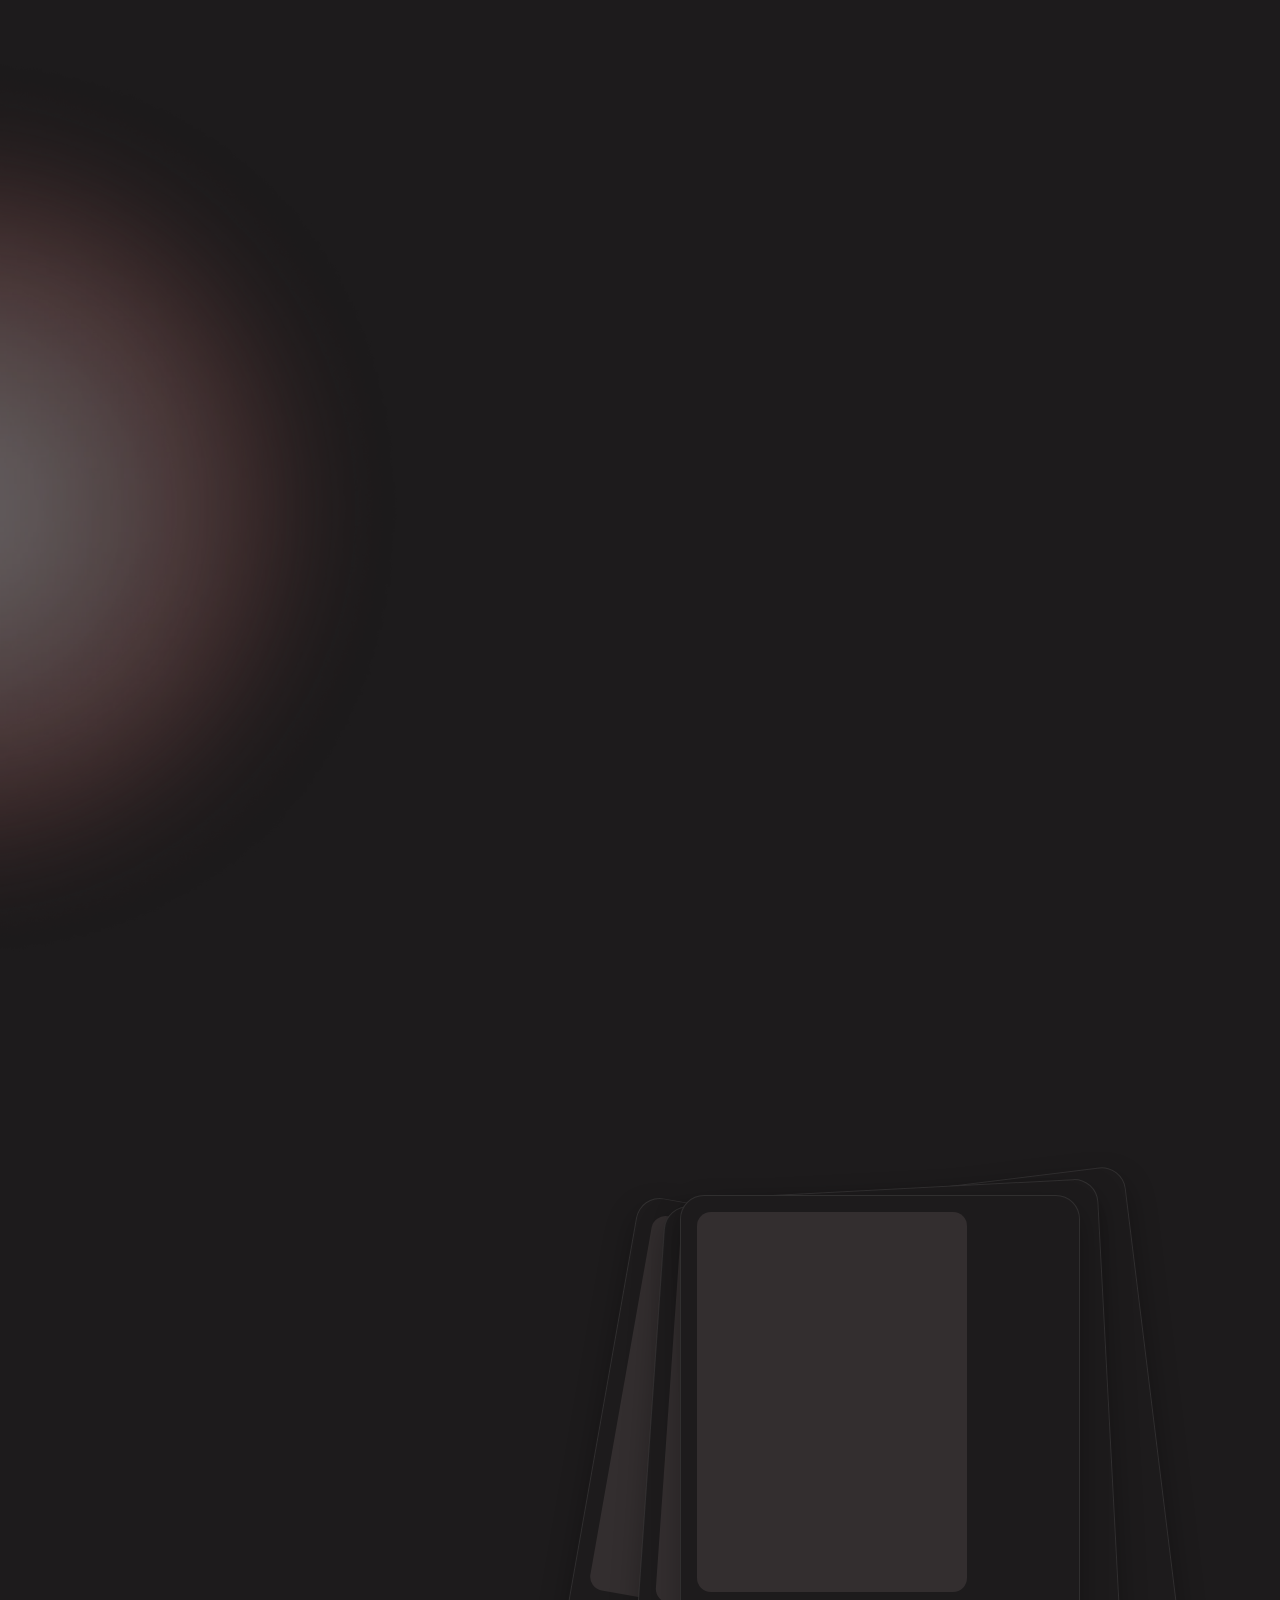
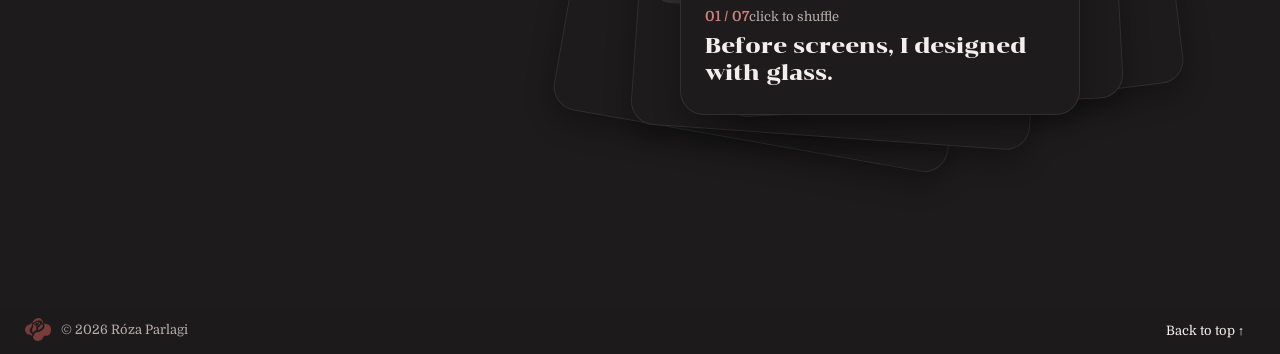
<file: project-3.html>
<!DOCTYPE html>
<html lang="en">
<head>
  <meta charset="utf-8">
  <title>Róza Parlagi</title>
  <!-- Placeholder: Remi and Granta are "coming soon". This sends visitors to the projects list. -->
  <meta http-equiv="refresh" content="0; url=index.html#projects">
</head>
<body><p><a href="index.html#projects">See my projects</a></p></body>
</html>
</file>
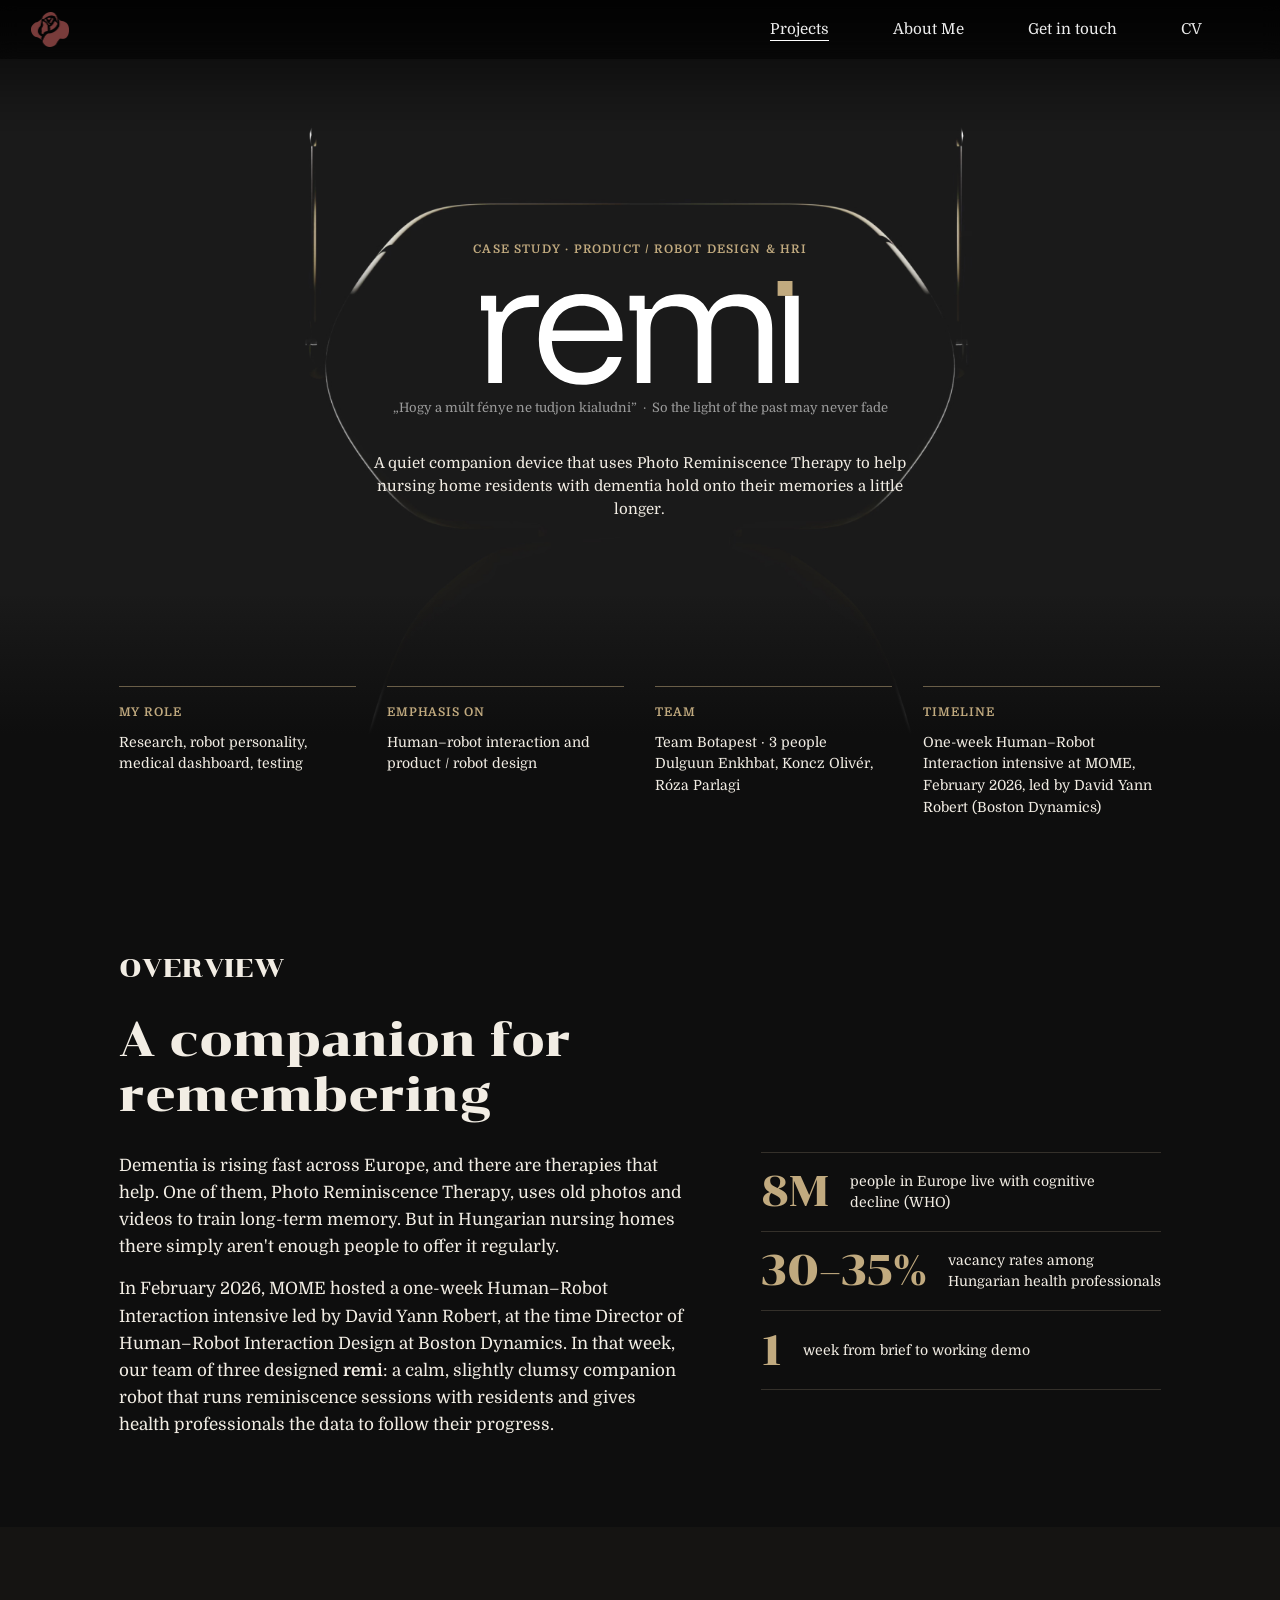
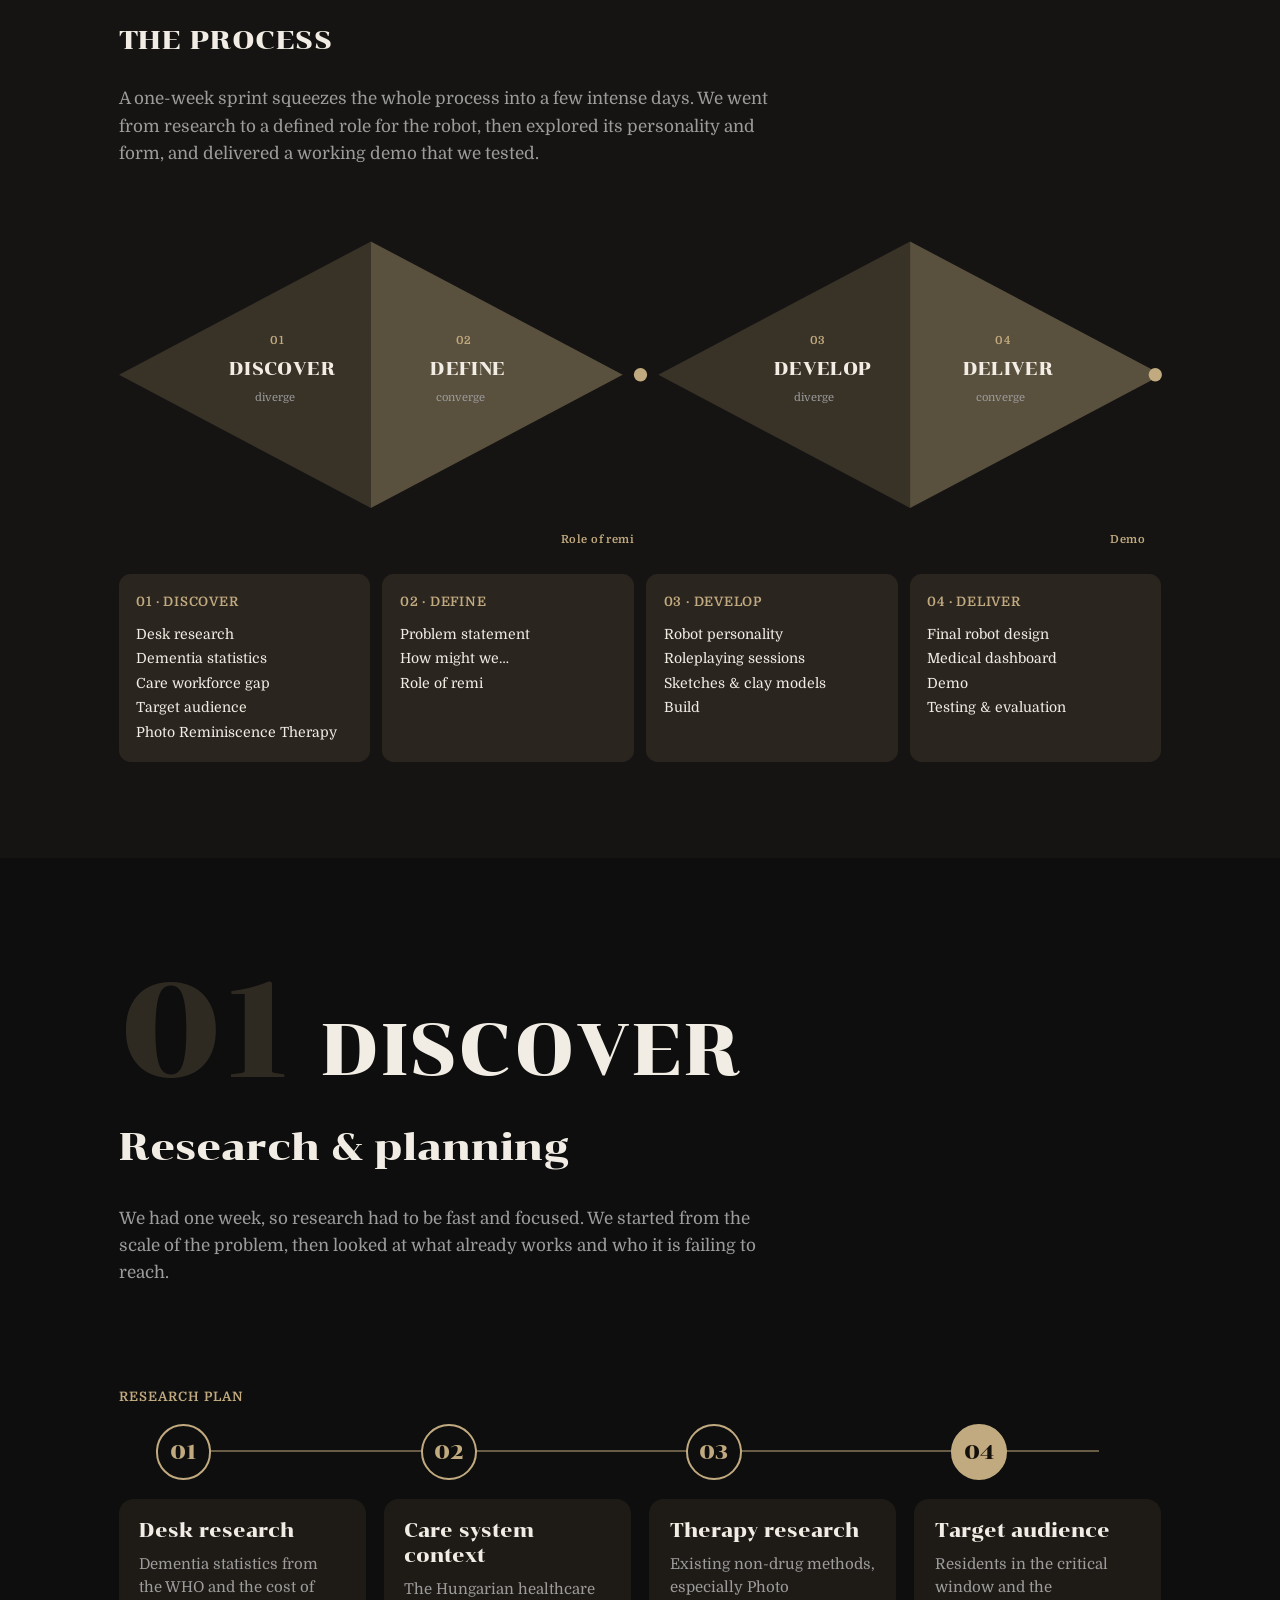
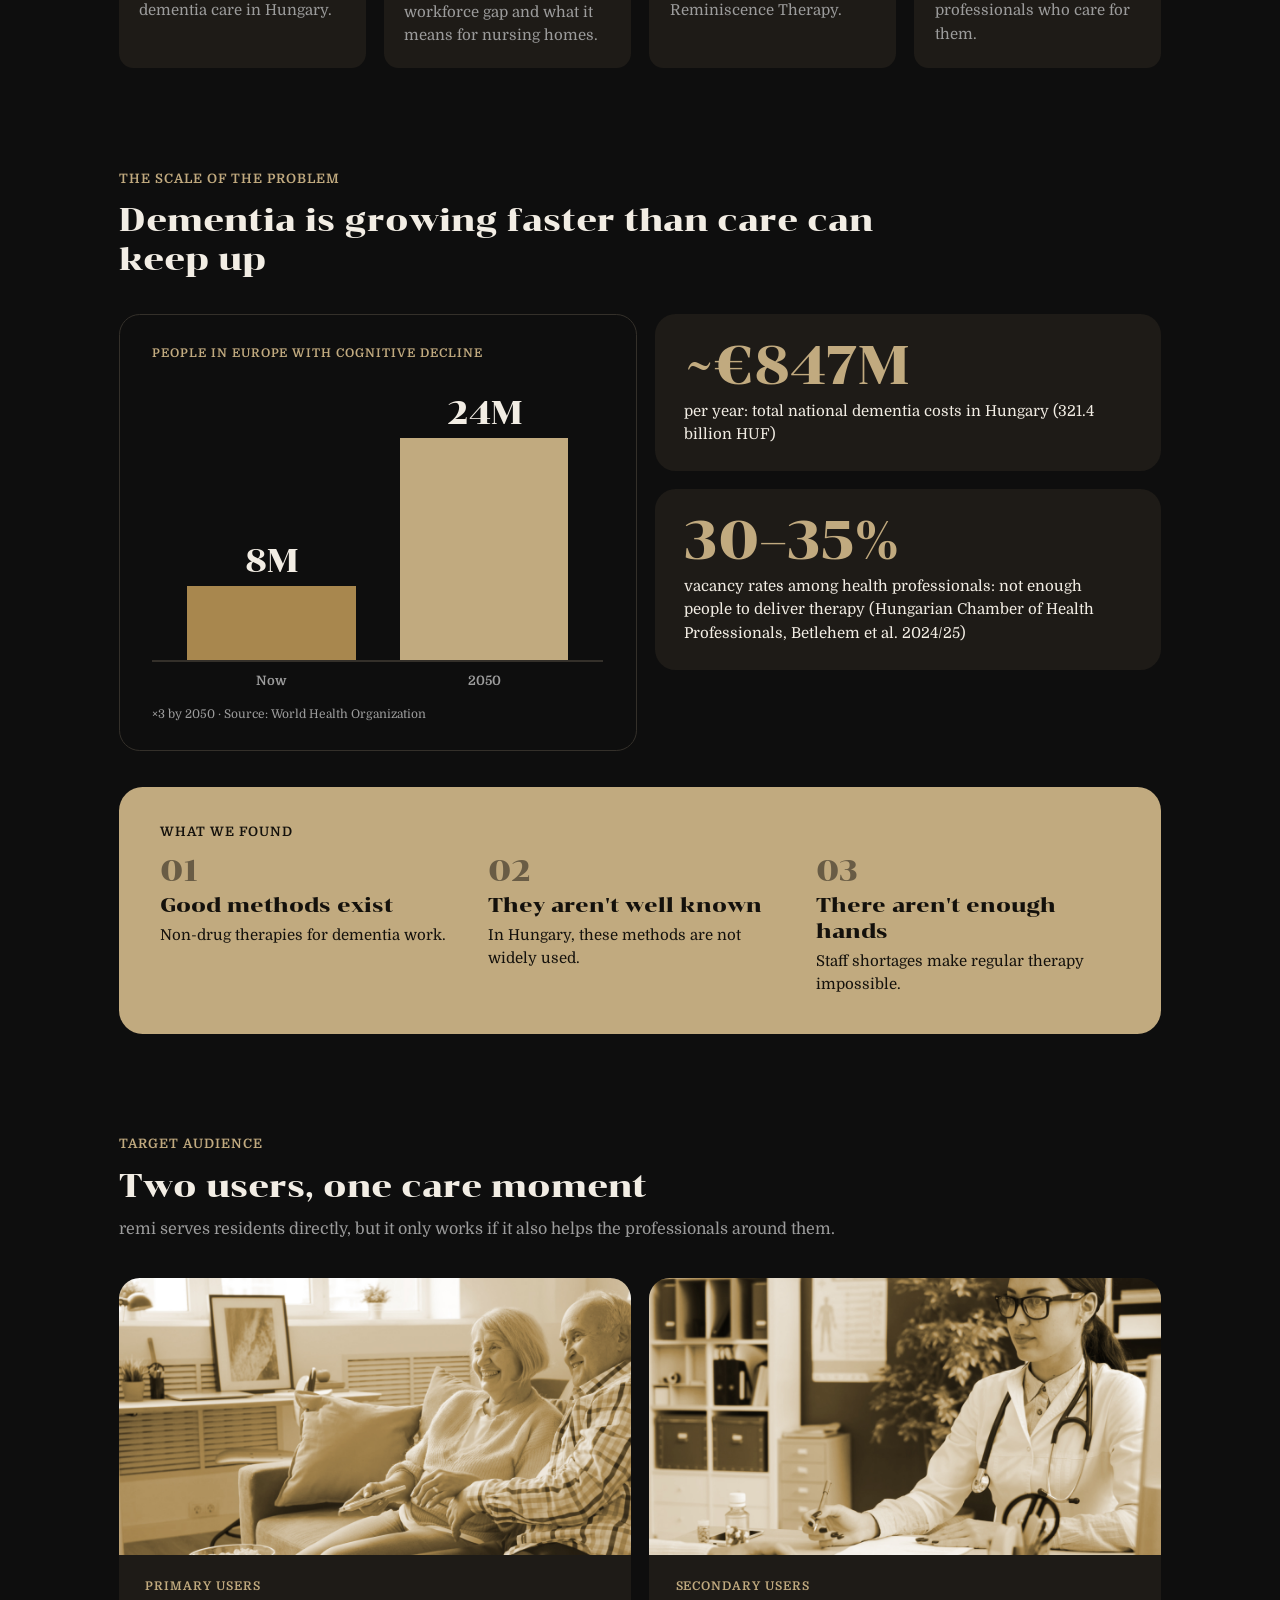
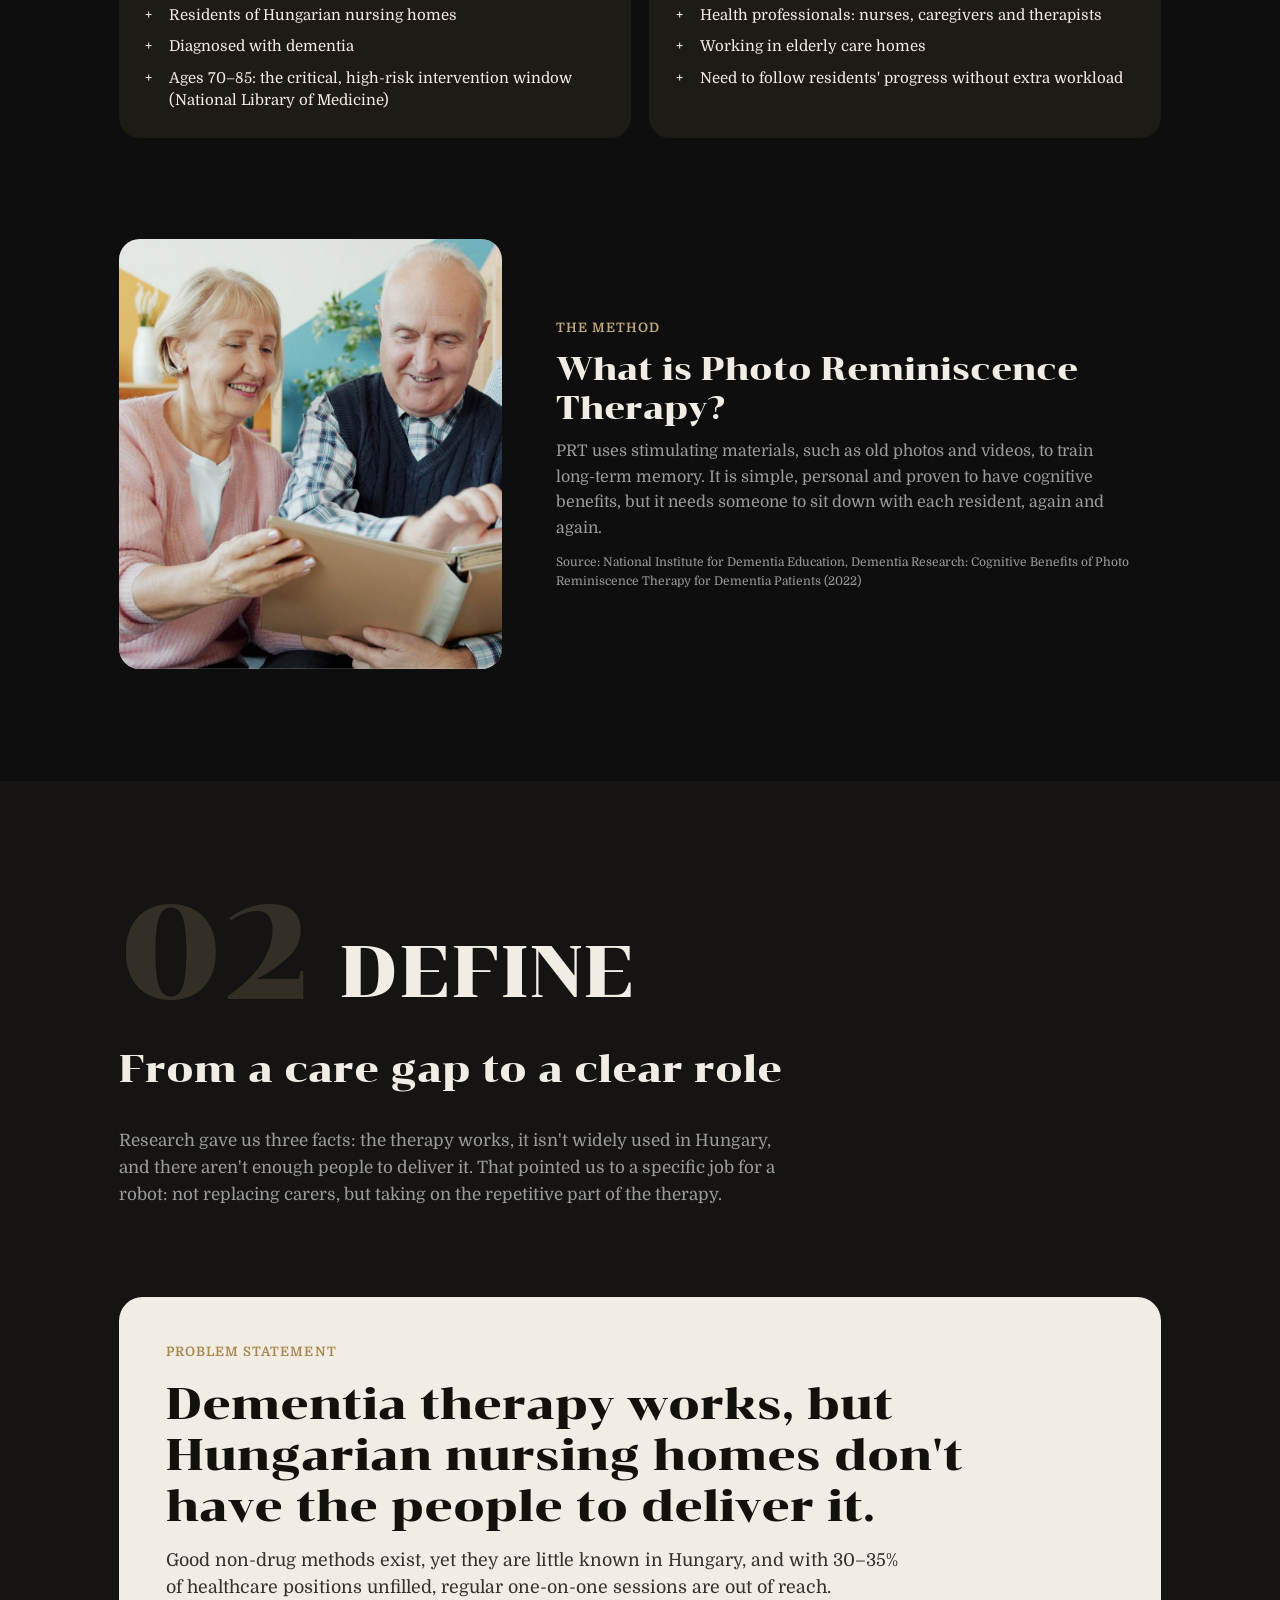
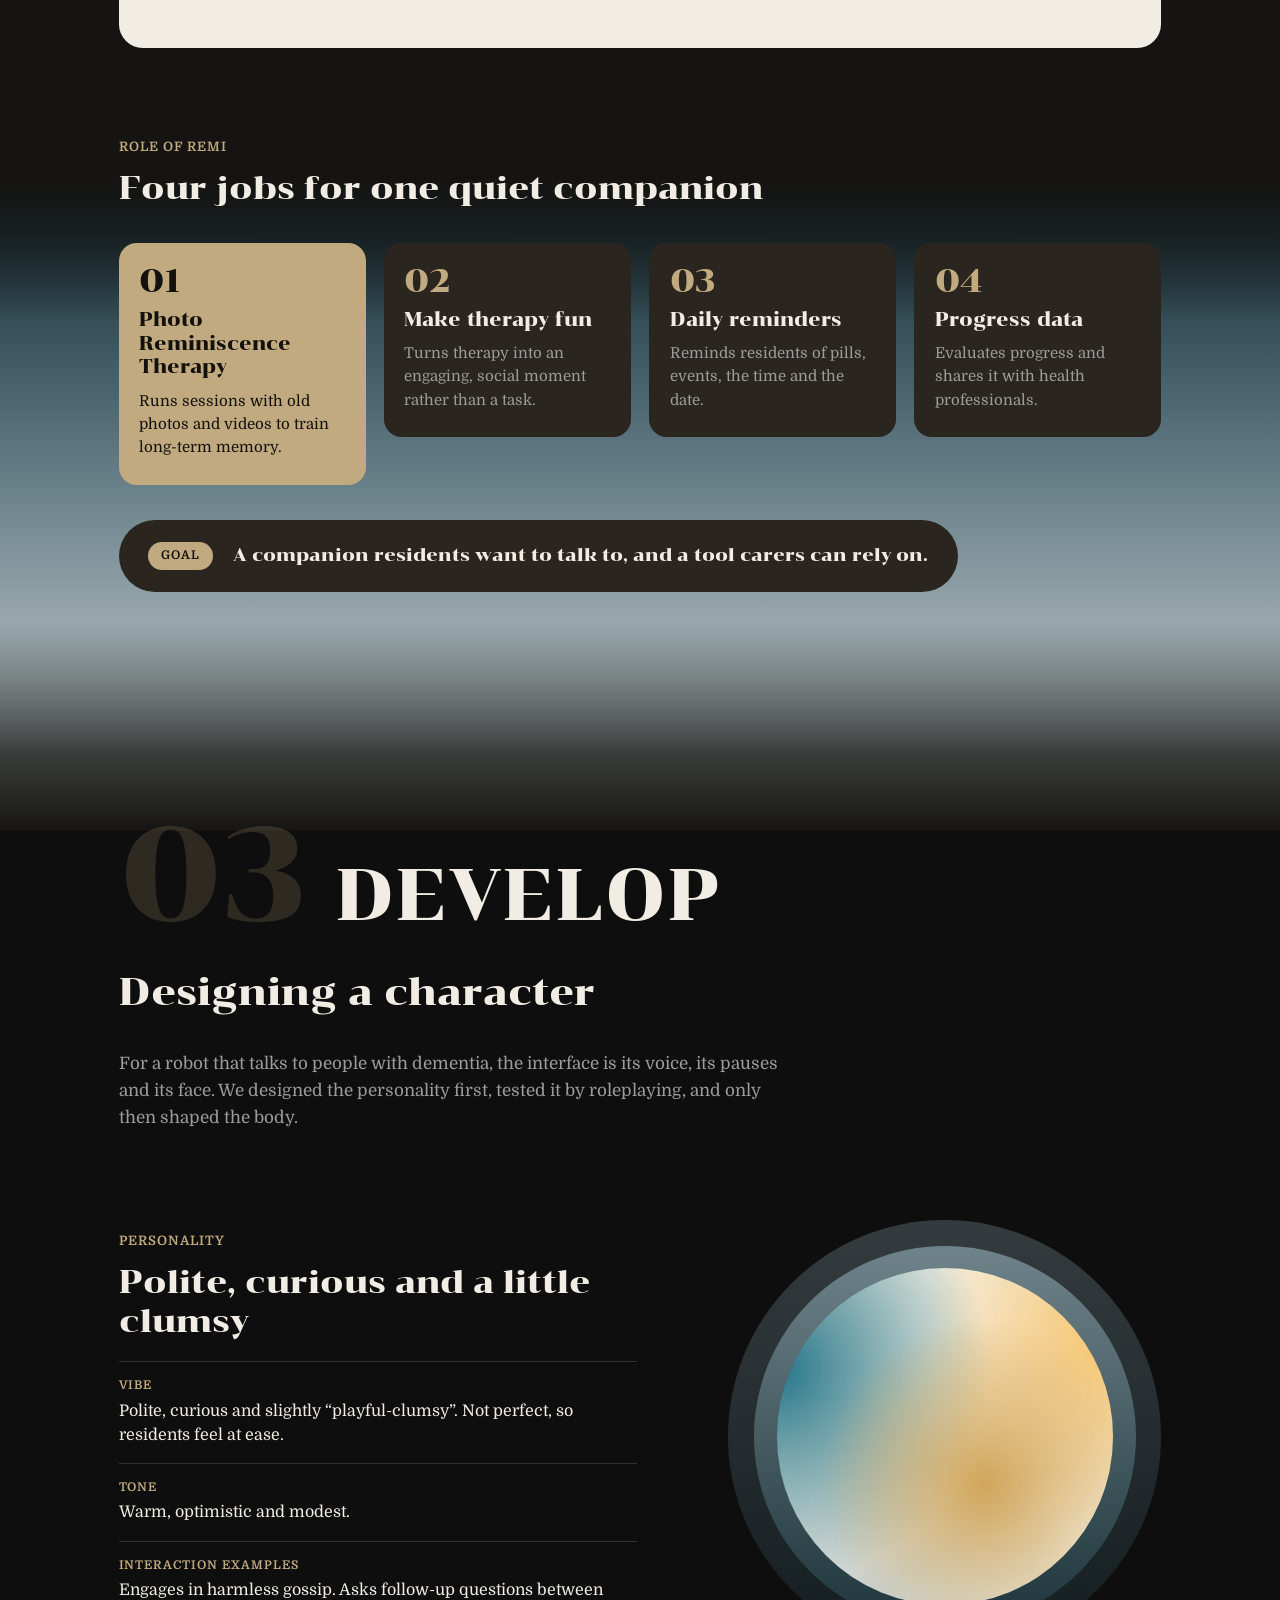
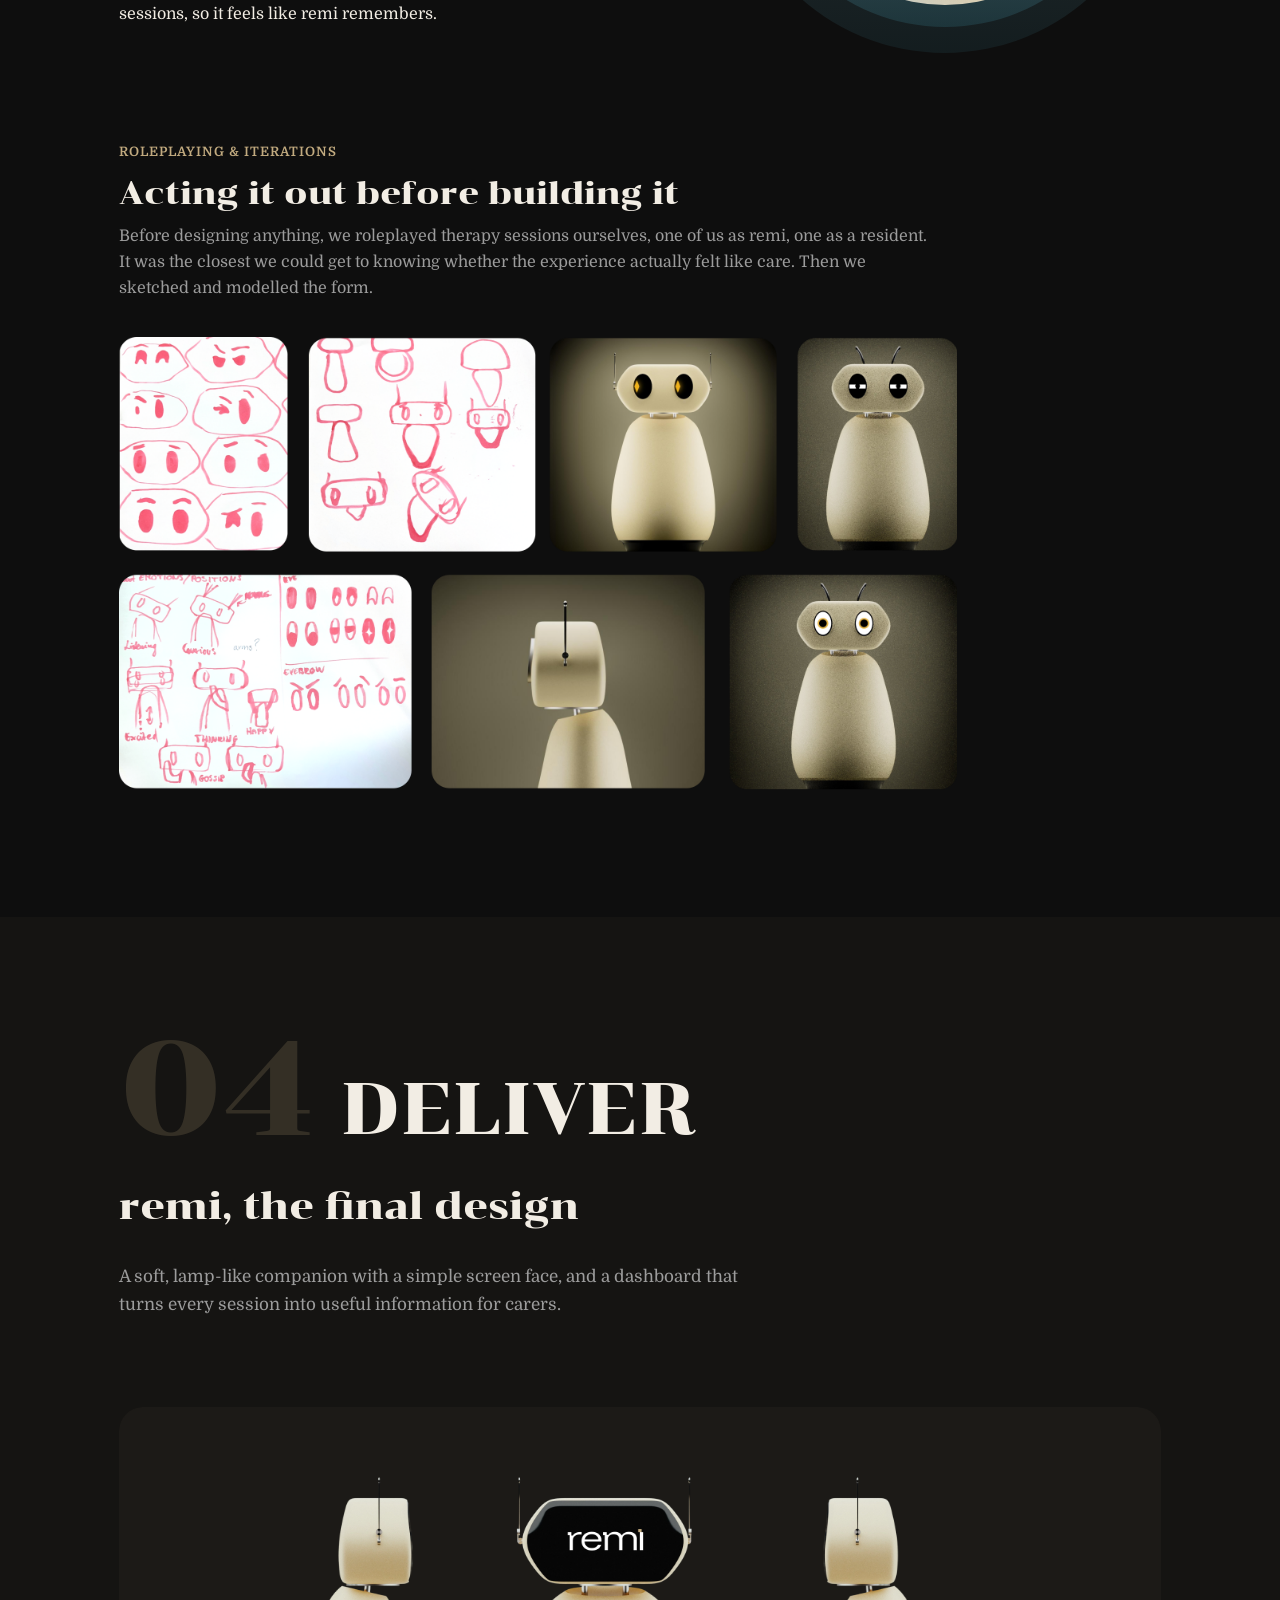
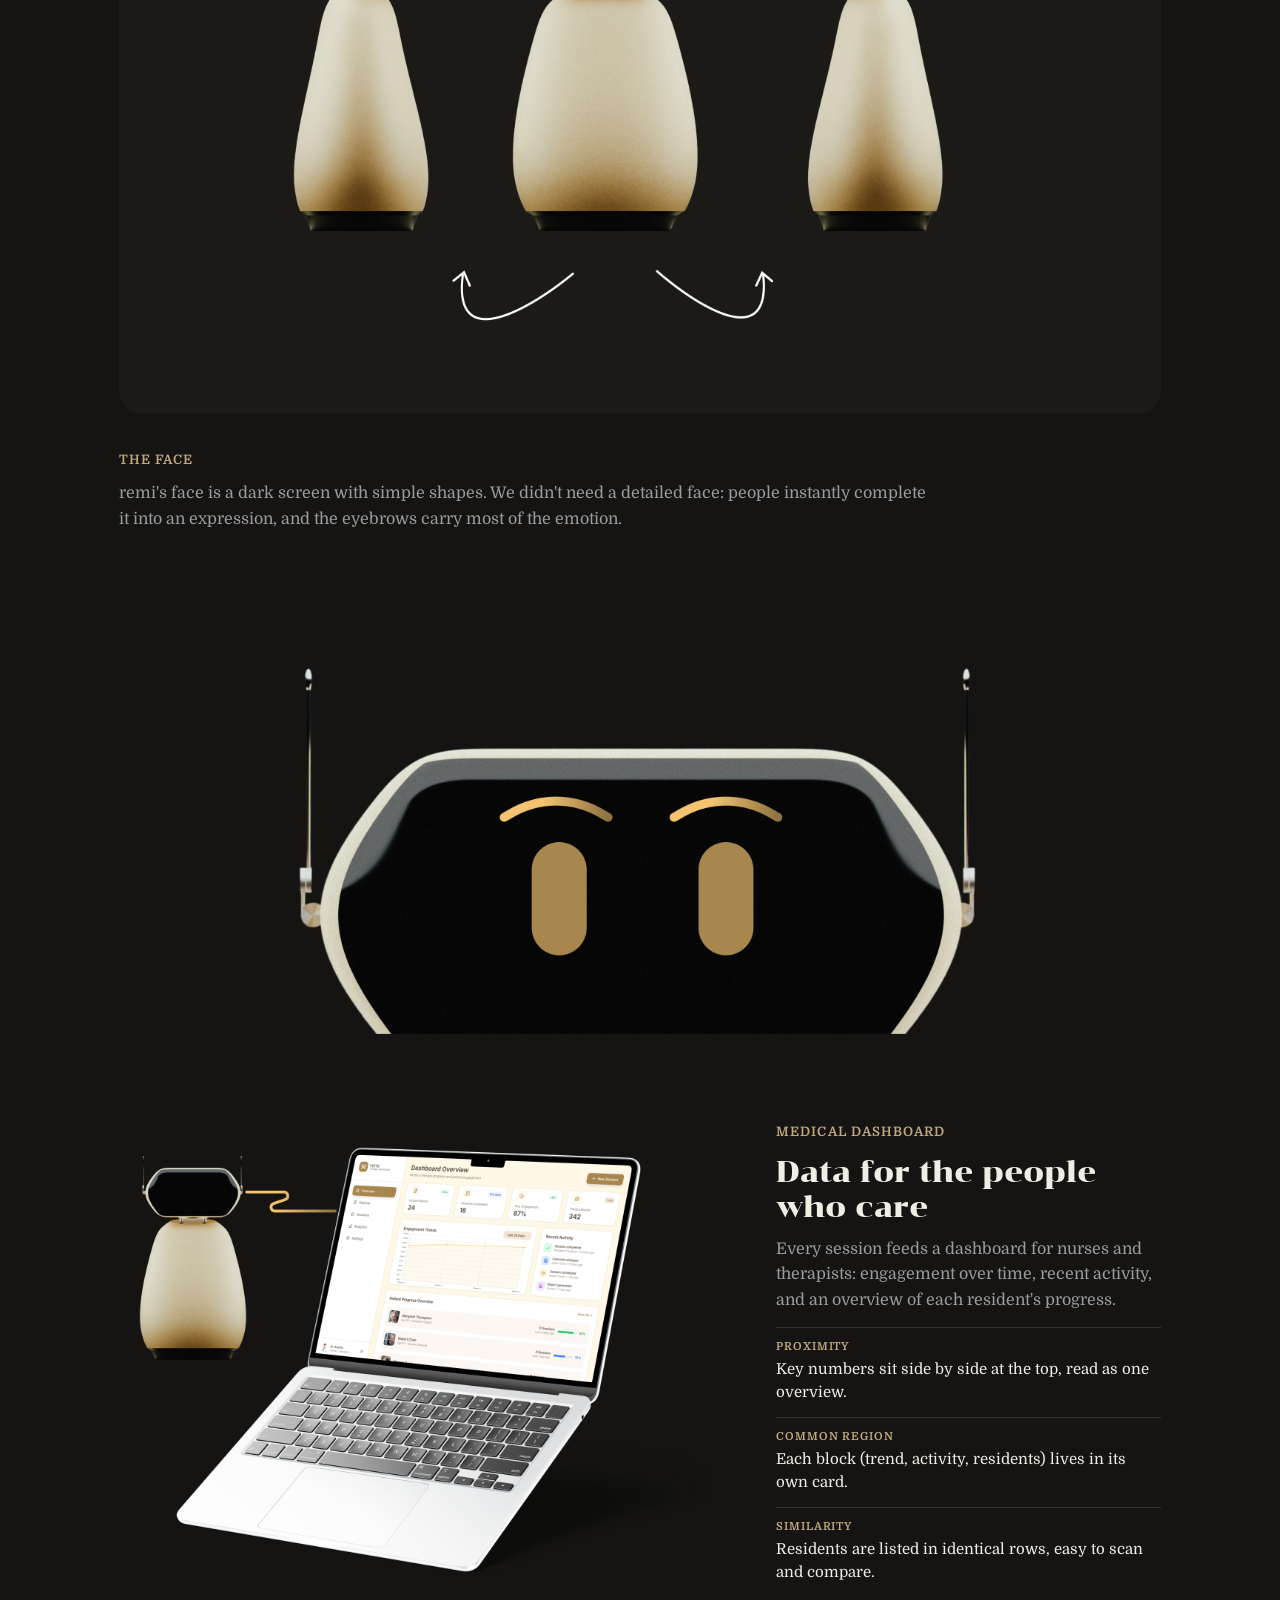
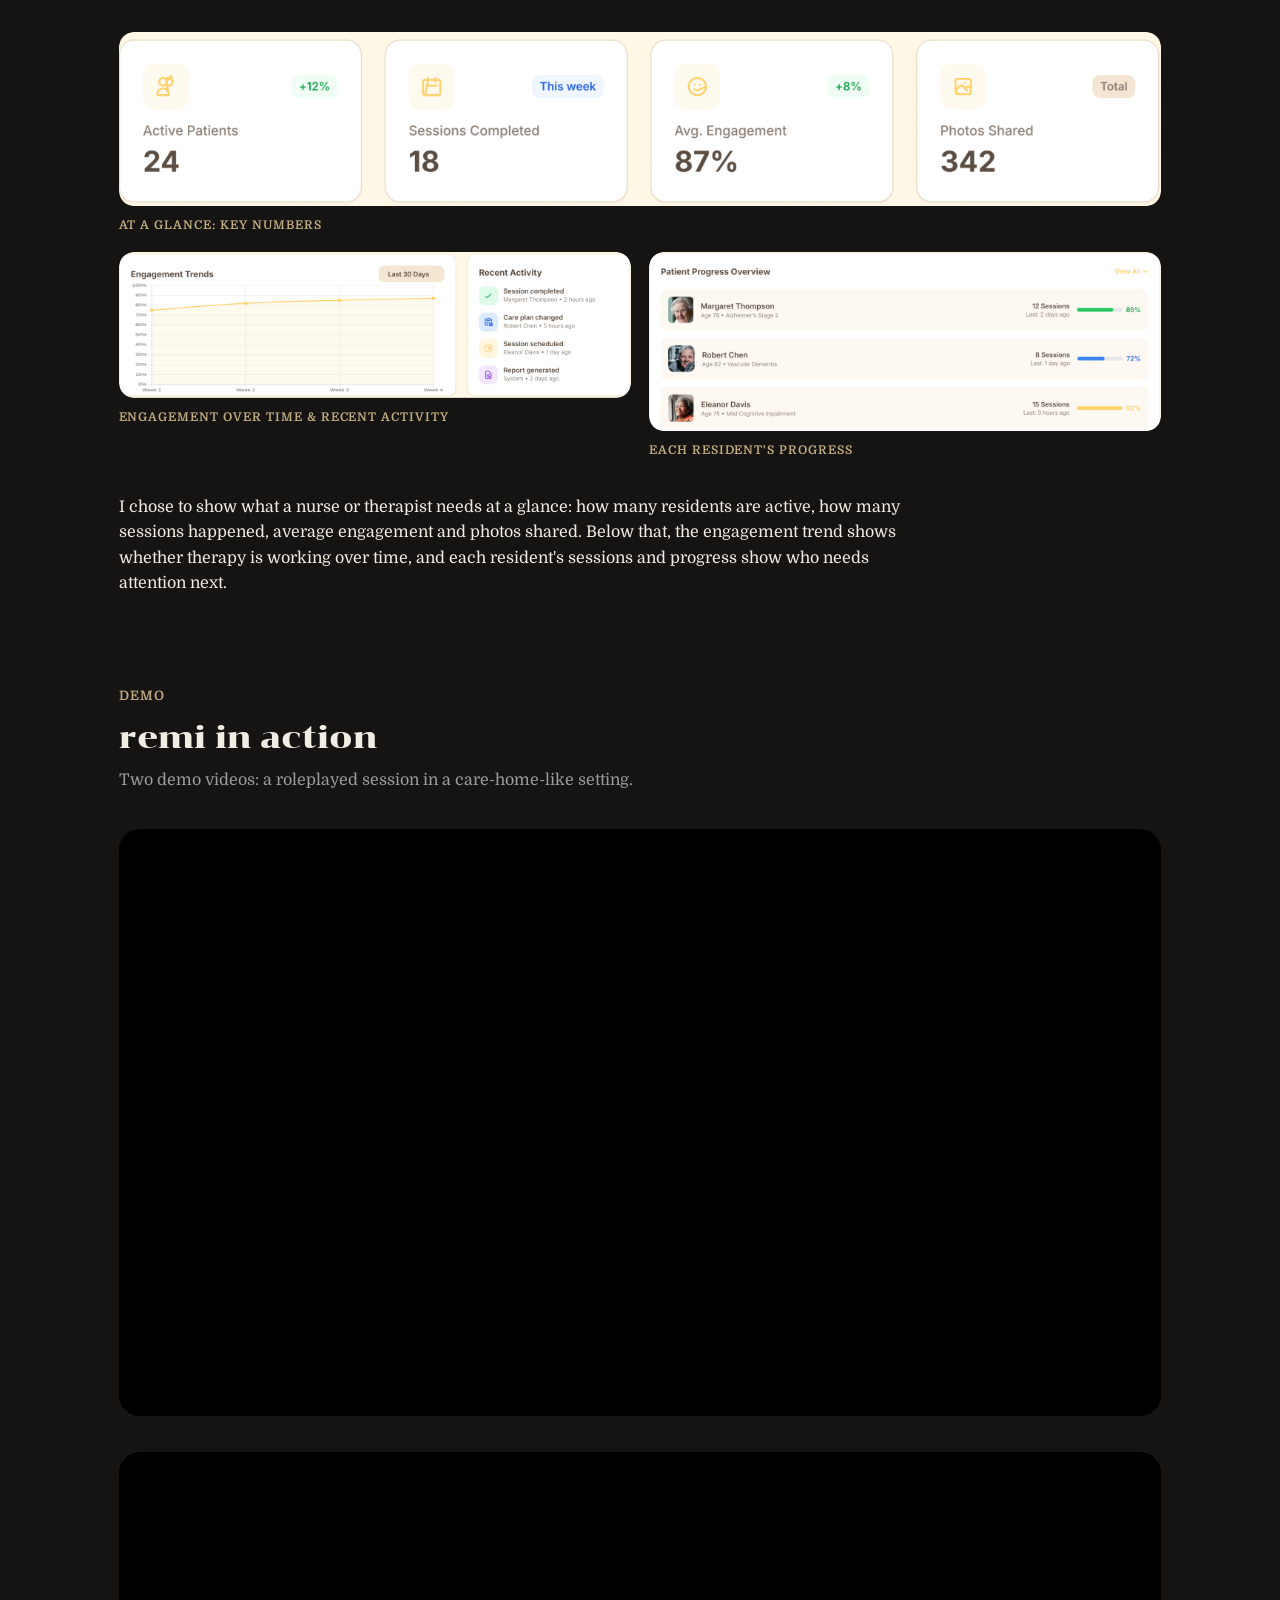
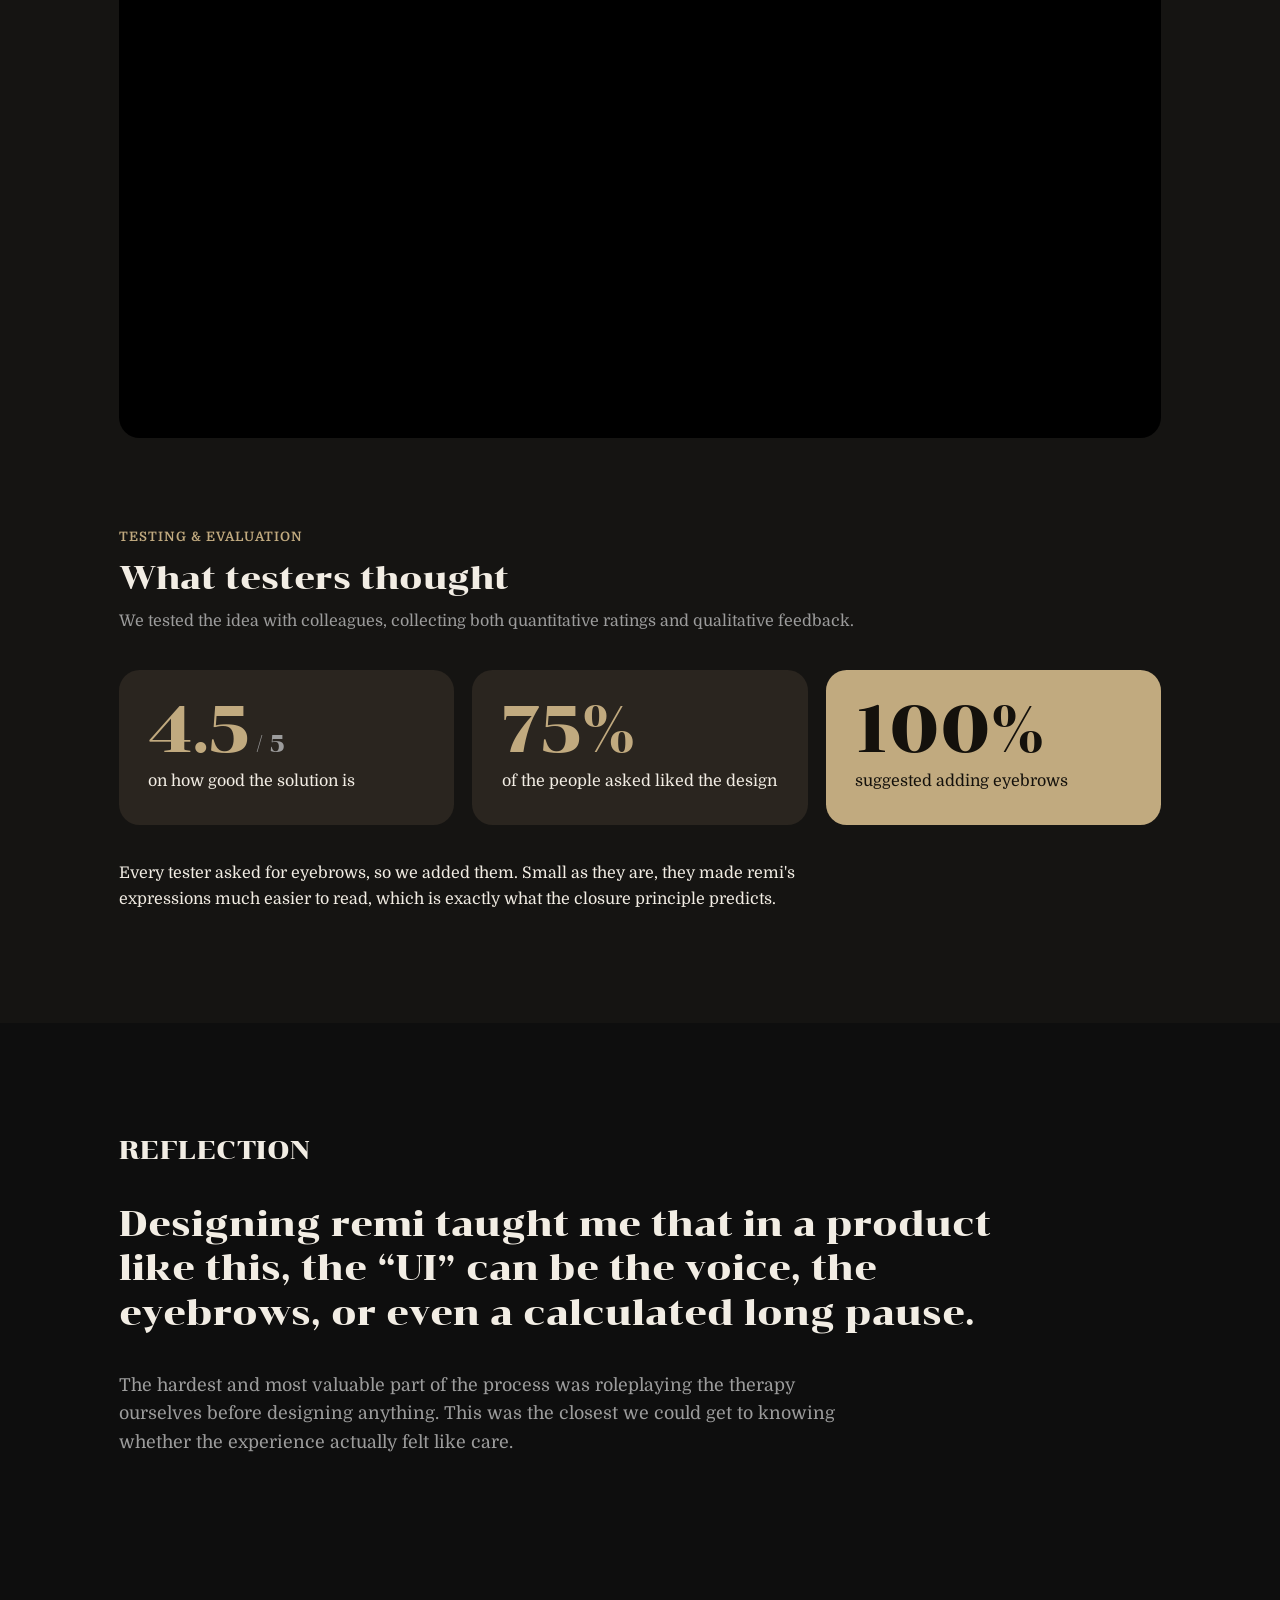
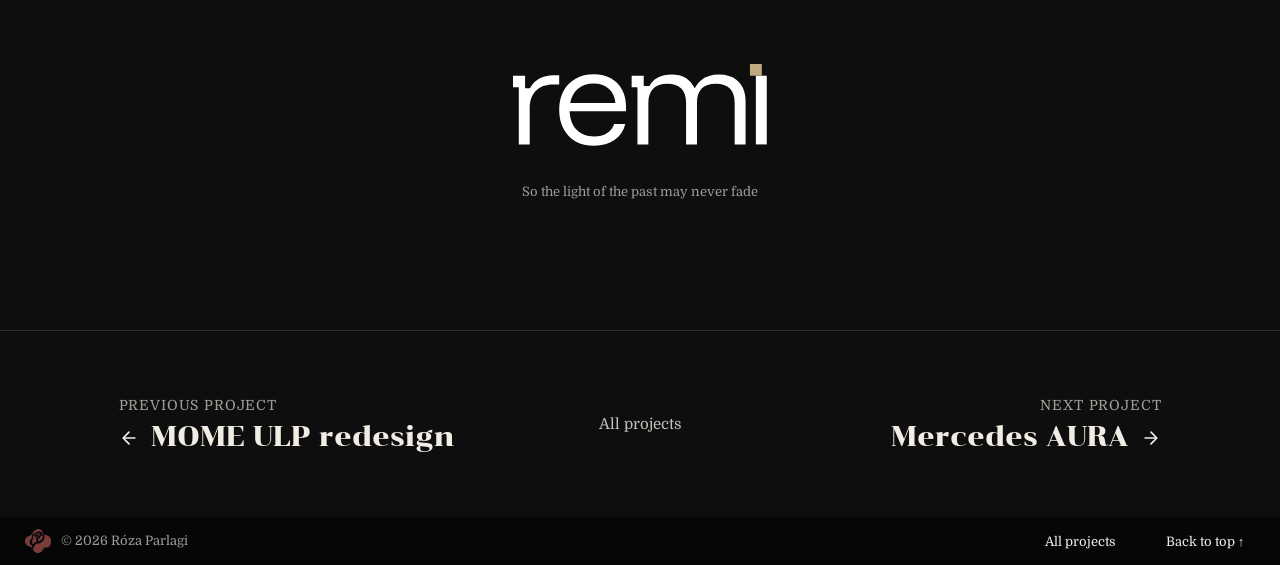
<file: remi.html>
<!DOCTYPE html>
<html lang="en">
<head>
  <meta charset="utf-8">
  <meta name="viewport" content="width=device-width, initial-scale=1">

  <title>remi — Case study · Róza Parlagi</title>
  <meta name="description" content="remi: a quiet companion robot that runs Photo Reminiscence Therapy with nursing home residents living with dementia, and a dashboard for their carers. A human–robot interaction case study by Róza Parlagi.">
  <meta name="theme-color" content="#0e0e0e">

  <meta property="og:type" content="article">
  <meta property="og:title" content="remi — Case study · Róza Parlagi">
  <meta property="og:description" content="A quiet companion robot for Photo Reminiscence Therapy in nursing homes.">
  <meta property="og:url" content="https://parlagiroza.com/remi.html">

  <link rel="icon" type="image/png" href="assets/img/favicon.png">
  <link rel="apple-touch-icon" href="assets/img/apple-touch-icon.png">

  <link rel="preload" href="assets/fonts/chonburi-latin-400-normal.woff2" as="font" type="font/woff2" crossorigin>
  <link rel="preload" href="assets/fonts/domine-latin-400-normal.woff2" as="font" type="font/woff2" crossorigin>
  <link rel="stylesheet" href="css/style.css">
  <link rel="stylesheet" href="css/home.css">
  <link rel="stylesheet" href="css/case.css">
  <link rel="stylesheet" href="css/remi.css">

  <script>document.documentElement.classList.add('js');</script>
</head>

<body id="top" class="home cs-page remi-page">
  <div class="page">

    <!-- ============ NAV (same as the home page) ============ -->
    <header class="nav">
      <a class="nav__logo" href="index.html" aria-label="Róza Parlagi — home">
        <img src="assets/img/logo.png" alt="" width="309" height="280">
      </a>
      <nav aria-label="Main">
        <ul class="nav__links" id="main-menu">
          <li><a href="index.html#projects" aria-current="page">Projects</a></li>
          <li><a href="index.html#about">About Me</a></li>
          <li><a href="index.html#contact">Get in touch</a></li>
          <li><a href="Roza_Parlagi_CV.pdf" target="_blank" rel="noopener">CV</a></li>
        </ul>
      </nav>
      <div class="nav__actions">
        <button class="nav__burger" type="button" aria-label="Open menu" aria-expanded="false" aria-controls="main-menu">
          <span></span><span></span><span></span>
        </button>
      </div>
    </header>

        <main class="cs-main">

      <!-- ============ HERO ============ -->
      <section class="re-hero" aria-labelledby="re-title">
        <img class="re-hero__bg" src="assets/img/remi/hero-bg.jpg" alt="" width="3456" height="1958">
        <div class="re-hero__center">
          <p class="re-hero__eyebrow">Case study · Product / robot design &amp; HRI</p>
          <h1 id="re-title"><img class="re-hero__logo" src="assets/img/remi/remi-logo.svg" alt="remi" width="428" height="140"></h1>
          <p class="re-hero__motto">„Hogy a múlt fénye ne tudjon kialudni” &nbsp;·&nbsp; So the light of the past may never fade</p>
          <p class="re-hero__sub">A quiet companion device that uses Photo Reminiscence Therapy to help nursing home residents with dementia hold onto their memories a little longer.</p>
        </div>
        <dl class="cs-meta">
          <div><dt>My role</dt><dd>Research, robot personality, medical dashboard, testing</dd></div>
          <div><dt>Emphasis on</dt><dd>Human–robot interaction and product / robot design</dd></div>
          <div><dt>Team</dt><dd>Team Botapest · 3 people<br>Dulguun Enkhbat, Koncz Olivér, Róza Parlagi</dd></div>
          <div><dt>Timeline</dt><dd>One-week Human–Robot Interaction intensive at MOME, February 2026, led by David Yann Robert (Boston Dynamics)</dd></div>
        </dl>
      </section>

      <!-- ============ OVERVIEW ============ -->
      <section class="cs-sec cs-sec--overview" aria-labelledby="re-overview">
        <p class="cs-kicker" id="re-overview">Overview</p>
        <h2 class="cs-h1" data-reveal>A companion for remembering</h2>
        <div class="cs-overview" data-reveal>
          <div class="cs-overview__text">
            <p>Dementia is rising fast across Europe, and there are therapies that help. One of them, Photo Reminiscence Therapy, uses old photos and videos to train long-term memory. But in Hungarian nursing homes there simply aren't enough people to offer it regularly.</p>
            <p>In February 2026, MOME hosted a one-week Human–Robot Interaction intensive led by David Yann Robert, at the time Director of Human–Robot Interaction Design at Boston Dynamics. In that week, our team of three designed <b>remi</b>: a calm, slightly clumsy companion robot that runs reminiscence sessions with residents and gives health professionals the data to follow their progress.</p>
          </div>
          <dl class="cs-figures">
            <div><dt>8M</dt><dd>people in Europe live with cognitive decline (WHO)</dd></div>
            <div><dt>30–35%</dt><dd>vacancy rates among Hungarian health professionals</dd></div>
            <div><dt>1</dt><dd>week from brief to working demo</dd></div>
          </dl>
        </div>
      </section>

      <!-- ============ THE PROCESS ============ -->
      <section class="cs-sec cs-sec--alt cs-sec--process" aria-labelledby="re-process">
        <p class="cs-kicker" id="re-process">The process</p>
        <p class="cs-lead">A one-week sprint squeezes the whole process into a few intense days. We went from research to a defined role for the robot, then explored its personality and form, and delivered a working demo that we tested.</p>
        <div class="cs-diamond" data-reveal>
          <svg viewBox="0 0 1408 470" role="img" aria-labelledby="re-dd-title">
            <title id="re-dd-title">Double diamond: Discover and Define lead to the role of remi, Develop and Deliver lead to the demo</title>
            <polygon points="0,240 340,60 340,420" fill="#c1aa7f" fill-opacity=".2"/>
            <polygon points="340,60 680,240 340,420" fill="#c1aa7f" fill-opacity=".4"/>
            <polygon points="728,240 1068,60 1068,420" fill="#c1aa7f" fill-opacity=".2"/>
            <polygon points="1068,60 1408,240 1068,420" fill="#c1aa7f" fill-opacity=".4"/>
            <circle cx="704" cy="240" r="9" fill="#c1aa7f"/>
            <circle cx="1399" cy="240" r="9" fill="#c1aa7f"/>
            <g class="cs-dd-num"><text x="214" y="199">01</text><text x="465.5" y="199">02</text><text x="943.5" y="199">03</text><text x="1193" y="199">04</text></g>
            <g class="cs-dd-name"><text x="220" y="240">DISCOVER</text><text x="471" y="240">DEFINE</text><text x="950" y="240">DEVELOP</text><text x="1200" y="240">DELIVER</text></g>
            <g class="cs-dd-sub"><text x="210" y="275">diverge</text><text x="461.5" y="275">converge</text><text x="938" y="275">diverge</text><text x="1189.5" y="275">converge</text></g>
            <g class="cs-dd-end"><text x="646" y="467" text-anchor="start">Role of remi</text><text x="1362" y="467" text-anchor="start">Demo</text></g>
          </svg>
        </div>
        <div class="cs-steps" data-reveal>
          <div><p class="cs-steps__head">01 · Discover</p><ul><li>Desk research</li><li>Dementia statistics</li><li>Care workforce gap</li><li>Target audience</li><li>Photo Reminiscence Therapy</li></ul></div>
          <div><p class="cs-steps__head">02 · Define</p><ul><li>Problem statement</li><li>How might we…</li><li>Role of remi</li></ul></div>
          <div><p class="cs-steps__head">03 · Develop</p><ul><li>Robot personality</li><li>Roleplaying sessions</li><li>Sketches &amp; clay models</li><li>Build</li></ul></div>
          <div><p class="cs-steps__head">04 · Deliver</p><ul><li>Final robot design</li><li>Medical dashboard</li><li>Demo</li><li>Testing &amp; evaluation</li></ul></div>
        </div>
      </section>

      <!-- ============ 01 DISCOVER ============ -->
      <section class="cs-sec" aria-labelledby="re-discover">
        <h2 class="cs-phase" id="re-discover"><span class="cs-phase__num" aria-hidden="true">01</span><span class="cs-phase__name">Discover</span></h2>
        <p class="cs-h2">Research &amp; planning</p>
        <p class="cs-lead">We had one week, so research had to be fast and focused. We started from the scale of the problem, then looked at what already works and who it is failing to reach.</p>
        <div class="cs-spacer" style="--s: 40"></div>

        <p class="cs-label">Research plan</p>
        <ol class="re-timeline" data-reveal>
          <li><span class="re-timeline__dot">01</span><p class="re-timeline__title">Desk research</p><p>Dementia statistics from the WHO and the cost of dementia care in Hungary.</p></li>
          <li><span class="re-timeline__dot">02</span><p class="re-timeline__title">Care system context</p><p>The Hungarian healthcare workforce gap and what it means for nursing homes.</p></li>
          <li><span class="re-timeline__dot">03</span><p class="re-timeline__title">Therapy research</p><p>Existing non-drug methods, especially Photo Reminiscence Therapy.</p></li>
          <li><span class="re-timeline__dot re-timeline__dot--fill">04</span><p class="re-timeline__title">Target audience</p><p>Residents in the critical window and the professionals who care for them.</p></li>
        </ol>
        <div class="cs-spacer" style="--s: 40"></div>

        <div class="cs-group cs-group--wide">
          <p class="cs-label">The scale of the problem</p>
          <h3 class="cs-h3">Dementia is growing faster than care can keep up</h3>
        </div>
        <div class="re-stats" data-reveal>
          <div class="re-chart">
            <p class="re-chart__title">People in Europe with cognitive decline</p>
            <div class="re-chart__bars" role="img" aria-label="8 million people now, 24 million by 2050">
              <div class="re-chart__bar"><b>8M</b><span style="--h:100; --c:#a8874e"></span></div>
              <div class="re-chart__bar"><b>24M</b><span style="--h:300; --c:#c1aa7f"></span></div>
            </div>
            <div class="re-chart__labels" aria-hidden="true"><span>Now</span><span>2050</span></div>
            <p class="re-chart__src">×3 by 2050 · Source: World Health Organization</p>
          </div>
          <div class="re-facts">
            <div class="re-fact"><p class="re-fact__big">~€847M</p><p>per year: total national dementia costs in Hungary (321.4 billion HUF)</p></div>
            <div class="re-fact"><p class="re-fact__big">30–35%</p><p>vacancy rates among health professionals: not enough people to deliver therapy (Hungarian Chamber of Health Professionals, Betlehem et al. 2024/25)</p></div>
          </div>
        </div>

        <div class="re-finding" data-reveal>
          <p class="cs-label">What we found</p>
          <ol>
            <li><span class="re-finding__num">01</span><span class="re-finding__title">Good methods exist</span>Non-drug therapies for dementia work.</li>
            <li><span class="re-finding__num">02</span><span class="re-finding__title">They aren't well known</span>In Hungary, these methods are not widely used.</li>
            <li><span class="re-finding__num">03</span><span class="re-finding__title">There aren't enough hands</span>Staff shortages make regular therapy impossible.</li>
          </ol>
        </div>
        <div class="cs-spacer" style="--s: 40"></div>

        <div class="cs-group">
          <p class="cs-label">Target audience</p>
          <h3 class="cs-h3">Two users, one care moment</h3>
          <p class="cs-p">remi serves residents directly, but it only works if it also helps the professionals around them.</p>
        </div>
        <div class="re-audience" data-reveal>
          <div>
            <img src="assets/img/remi/primary-users.jpg" alt="An elderly nursing home resident" width="1384" height="640" loading="lazy">
            <div class="re-audience__text">
              <p class="cs-label">Primary users</p>
              <ul><li>Residents of Hungarian nursing homes</li><li>Diagnosed with dementia</li><li>Ages 70–85: the critical, high-risk intervention window (National Library of Medicine)</li></ul>
            </div>
          </div>
          <div>
            <img src="assets/img/remi/secondary-users.jpg" alt="A nurse caring for an elderly resident" width="1384" height="640" loading="lazy">
            <div class="re-audience__text">
              <p class="cs-label">Secondary users</p>
              <ul><li>Health professionals: nurses, caregivers and therapists</li><li>Working in elderly care homes</li><li>Need to follow residents' progress without extra workload</li></ul>
            </div>
          </div>
        </div>
        <div class="cs-spacer" style="--s: 40"></div>

        <div class="re-split" data-reveal>
          <img class="re-split__img" src="assets/img/remi/prt.jpg" alt="Hands holding old family photographs" width="1036" height="1162" loading="lazy">
          <div class="cs-group">
            <p class="cs-label">The method</p>
            <h3 class="cs-h3">What is Photo Reminiscence Therapy?</h3>
            <p class="cs-p">PRT uses stimulating materials, such as old photos and videos, to train long-term memory. It is simple, personal and proven to have cognitive benefits, but it needs someone to sit down with each resident, again and again.</p>
            <p class="re-src">Source: National Institute for Dementia Education, Dementia Research: Cognitive Benefits of Photo Reminiscence Therapy for Dementia Patients (2022)</p>
          </div>
        </div>
      </section>

      <!-- ============ 02 DEFINE ============ -->
      <section class="cs-sec cs-sec--alt" aria-labelledby="re-define">
        <h2 class="cs-phase" id="re-define"><span class="cs-phase__num" aria-hidden="true">02</span><span class="cs-phase__name">Define</span></h2>
        <p class="cs-h2">From a care gap to a clear role</p>
        <p class="cs-lead">Research gave us three facts: the therapy works, it isn't widely used in Hungary, and there aren't enough people to deliver it. That pointed us to a specific job for a robot: not replacing carers, but taking on the repetitive part of the therapy.</p>
        <div class="cs-spacer"></div>

        <div class="cs-callout re-problem" data-reveal>
          <p class="cs-label">Problem statement</p>
          <p class="cs-callout__big">Dementia therapy works, but Hungarian nursing homes don't have the people to deliver it.</p>
          <p>Good non-drug methods exist, yet they are little known in Hungary, and with 30–35% of healthcare positions unfilled, regular one-on-one sessions are out of reach.</p>
        </div>
        <div class="cs-spacer"></div>

        <div class="re-band">
          <div class="cs-group">
            <p class="cs-label">Role of remi</p>
            <h3 class="cs-h3">Four jobs for one quiet companion</h3>
          </div>
          <div class="cs-cards cs-cards--4" data-reveal>
            <div class="re-role re-role--gold"><p class="re-role__num">01</p><p class="re-role__title">Photo Reminiscence Therapy</p><p>Runs sessions with old photos and videos to train long-term memory.</p></div>
            <div class="re-role"><p class="re-role__num">02</p><p class="re-role__title">Make therapy fun</p><p>Turns therapy into an engaging, social moment rather than a task.</p></div>
            <div class="re-role"><p class="re-role__num">03</p><p class="re-role__title">Daily reminders</p><p>Reminds residents of pills, events, the time and the date.</p></div>
            <div class="re-role"><p class="re-role__num">04</p><p class="re-role__title">Progress data</p><p>Evaluates progress and shares it with health professionals.</p></div>
          </div>
          <div class="cs-goal re-goal" data-reveal>
            <span class="cs-goal__pill">Goal</span>
            <p>A companion residents want to talk to, and a tool carers can rely on.</p>
          </div>
        </div>
      </section>

      <!-- ============ 03 DEVELOP ============ -->
      <section class="cs-sec re-over" aria-labelledby="re-develop">
        <h2 class="cs-phase" id="re-develop"><span class="cs-phase__num" aria-hidden="true">03</span><span class="cs-phase__name">Develop</span></h2>
        <p class="cs-h2">Designing a character</p>
        <p class="cs-lead">For a robot that talks to people with dementia, the interface is its voice, its pauses and its face. We designed the personality first, tested it by roleplaying, and only then shaped the body.</p>
        <div class="cs-spacer"></div>

        <div class="re-persona" data-reveal>
          <div class="cs-group">
            <p class="cs-label">Personality</p>
            <h3 class="cs-h3">Polite, curious and a little clumsy</h3>
            <dl>
              <div><dt>Vibe</dt><dd>Polite, curious and slightly “playful-clumsy”. Not perfect, so residents feel at ease.</dd></div>
              <div><dt>Tone</dt><dd>Warm, optimistic and modest.</dd></div>
              <div><dt>Interaction examples</dt><dd>Engages in harmless gossip. Asks follow-up questions between sessions, so it feels like remi remembers.</dd></div>
            </dl>
          </div>
          <div class="re-orb" aria-hidden="true"></div>
        </div>
        <div class="cs-spacer"></div>

        <div class="cs-group cs-group--wide">
          <p class="cs-label">Roleplaying &amp; iterations</p>
          <h3 class="cs-h3">Acting it out before building it</h3>
          <p class="cs-p">Before designing anything, we roleplayed therapy sessions ourselves, one of us as remi, one as a resident. It was the closest we could get to knowing whether the experience actually felt like care. Then we sketched and modelled the form.</p>
        </div>
        <img class="re-iterations" src="assets/img/remi/iterations.png" alt="Photos from the week: roleplaying sessions, sketches and clay models of remi" width="2102" height="1176" loading="lazy" data-reveal>
      </section>

      <!-- ============ 04 DELIVER ============ -->
      <section class="cs-sec cs-sec--alt" aria-labelledby="re-deliver">
        <h2 class="cs-phase" id="re-deliver"><span class="cs-phase__num" aria-hidden="true">04</span><span class="cs-phase__name">Deliver</span></h2>
        <p class="cs-h2">remi, the final design</p>
        <p class="cs-lead">A soft, lamp-like companion with a simple screen face, and a dashboard that turns every session into useful information for carers.</p>
        <div class="cs-spacer"></div>

        <img class="re-robot" src="assets/img/remi/final-robot.png" alt="Three renders of remi: a soft, cream-coloured body with a dark screen head showing the remi logo, from the front and both sides" width="2816" height="1640" loading="lazy" data-reveal>

        <div class="cs-group cs-group--wide">
          <p class="cs-label">The face</p>
          <p class="cs-p">remi's face is a dark screen with simple shapes. We didn't need a detailed face: people instantly complete it into an expression, and the eyebrows carry most of the emotion.</p>
        </div>
        <img class="re-face" src="assets/img/remi/robot-scene.png" alt="Close-up of remi's screen face: two golden oval eyes under curved eyebrows" width="2816" height="1258" loading="lazy" data-reveal>
        <div class="cs-spacer"></div>

        <div class="re-dash" data-reveal>
          <img class="re-dash__img" src="assets/img/remi/dashboard.png" alt="The medical dashboard on a laptop: key numbers, engagement over time, recent activity and a list of residents" width="1640" height="1178" loading="lazy">
          <div class="cs-group">
            <p class="cs-label">Medical dashboard</p>
            <h3 class="cs-h3">Data for the people who care</h3>
            <p class="cs-p">Every session feeds a dashboard for nurses and therapists: engagement over time, recent activity, and an overview of each resident's progress.</p>
            <dl>
              <div><dt>Proximity</dt><dd>Key numbers sit side by side at the top, read as one overview.</dd></div>
              <div><dt>Common region</dt><dd>Each block (trend, activity, residents) lives in its own card.</dd></div>
              <div><dt>Similarity</dt><dd>Residents are listed in identical rows, easy to scan and compare.</dd></div>
            </dl>
          </div>
        </div>
        <div class="re-crops" data-reveal>
          <figure><img src="assets/img/remi/dashboard-crop-1.png" alt="Dashboard close-up: active residents, sessions, average engagement and photos shared" width="2816" height="470" loading="lazy"><figcaption>At a glance: key numbers</figcaption></figure>
          <figure><img src="assets/img/remi/dashboard-crop-2.png" alt="Dashboard close-up: engagement trend chart and recent activity" width="1384" height="394" loading="lazy"><figcaption>Engagement over time &amp; recent activity</figcaption></figure>
          <figure><img src="assets/img/remi/dashboard-crop-3.png" alt="Dashboard close-up: list of residents with their sessions and progress" width="1384" height="482" loading="lazy"><figcaption>Each resident's progress</figcaption></figure>
        </div>
        <p class="cs-p">I chose to show what a nurse or therapist needs at a glance: how many residents are active, how many sessions happened, average engagement and photos shared. Below that, the engagement trend shows whether therapy is working over time, and each resident's sessions and progress show who needs attention next.</p>
        <div class="cs-spacer"></div>

        <div class="cs-group">
          <p class="cs-label">Demo</p>
          <h3 class="cs-h3">remi in action</h3>
          <p class="cs-p">Two demo videos: a roleplayed session in a care-home-like setting.</p>
        </div>
        <video class="re-video cs-loop" muted loop playsinline preload="metadata" aria-label="Demo: remi running a reminiscence session" data-reveal><source src="assets/video/remi/demo-1.mp4#t=0.1" type="video/mp4"></video>
        <video class="re-video cs-loop" muted loop playsinline preload="metadata" aria-label="Prototype demo of remi" data-reveal><source src="assets/video/remi/demo-2.mp4#t=0.1" type="video/mp4"></video>
        <div class="cs-spacer"></div>

        <div class="cs-group">
          <p class="cs-label">Testing &amp; evaluation</p>
          <h3 class="cs-h3">What testers thought</h3>
          <p class="cs-p">We tested the idea with colleagues, collecting both quantitative ratings and qualitative feedback.</p>
        </div>
        <div class="re-results" data-reveal>
          <div><p class="re-results__big">4.5<small>/ 5</small></p><p>on how good the solution is</p></div>
          <div><p class="re-results__big">75%</p><p>of the people asked liked the design</p></div>
          <div class="re-results--gold"><p class="re-results__big">100%</p><p>suggested adding eyebrows</p></div>
        </div>
        <p class="cs-p">Every tester asked for eyebrows, so we added them. Small as they are, they made remi's expressions much easier to read, which is exactly what the closure principle predicts.</p>
      </section>

      <!-- ============ REFLECTION ============ -->
      <section class="cs-sec cs-sec--reflection" aria-labelledby="re-reflection">
        <p class="cs-kicker" id="re-reflection">Reflection</p>
        <p class="re-reflect" data-reveal>Designing remi taught me that in a product like this, the “UI” can be the voice, the eyebrows, or even a calculated long pause.</p>
        <p class="cs-lead">The hardest and most valuable part of the process was roleplaying the therapy ourselves before designing anything. This was the closest we could get to knowing whether the experience actually felt like care.</p>
      </section>

      <!-- ============ CLOSING ============ -->
      <section class="re-closing" aria-label="remi">
        <img src="assets/img/remi/remi-logo.svg" alt="" width="428" height="140">
        <p>So the light of the past may never fade</p>
      </section>

      <!-- ============ PREVIOUS / NEXT PROJECT ============ -->
      <nav class="pnav" aria-label="More projects" style="--pn-accent: #c1aa7f">
        <a class="pnav__prev" href="mome-ulp.html">
          <span class="pnav__small">Previous project</span>
          <span class="pnav__title"><svg viewBox="0 0 24 24" fill="none" stroke="currentColor" stroke-width="2" stroke-linecap="round" stroke-linejoin="round" aria-hidden="true"><path d="M19 12H5M12 5l-7 7 7 7"/></svg>MOME ULP redesign</span>
        </a>
        <a class="pnav__home" href="index.html#projects">All projects</a>
        <a class="pnav__next" href="mercedes-aura.html">
          <span class="pnav__small">Next project</span>
          <span class="pnav__title">Mercedes AURA<svg viewBox="0 0 24 24" fill="none" stroke="currentColor" stroke-width="2" stroke-linecap="round" stroke-linejoin="round" aria-hidden="true"><path d="M5 12h14M12 5l7 7-7 7"/></svg></span>
        </a>
      </nav>

    </main>

    <!-- ============ FOOTER ============ -->
    <footer class="footer">
      <div class="footer__brand">
        <img src="assets/img/logo.png" alt="" width="309" height="280">
        <p>&copy; 2026 Róza Parlagi</p>
      </div>
      <ul class="footer__links">
        <li><a href="index.html#projects">All projects</a></li>
        <li><a href="#top" aria-label="Back to top">Back to top &uarr;</a></li>
      </ul>
    </footer>

  </div>

  <script src="js/main.js" defer></script>
</body>
</html>
</file>
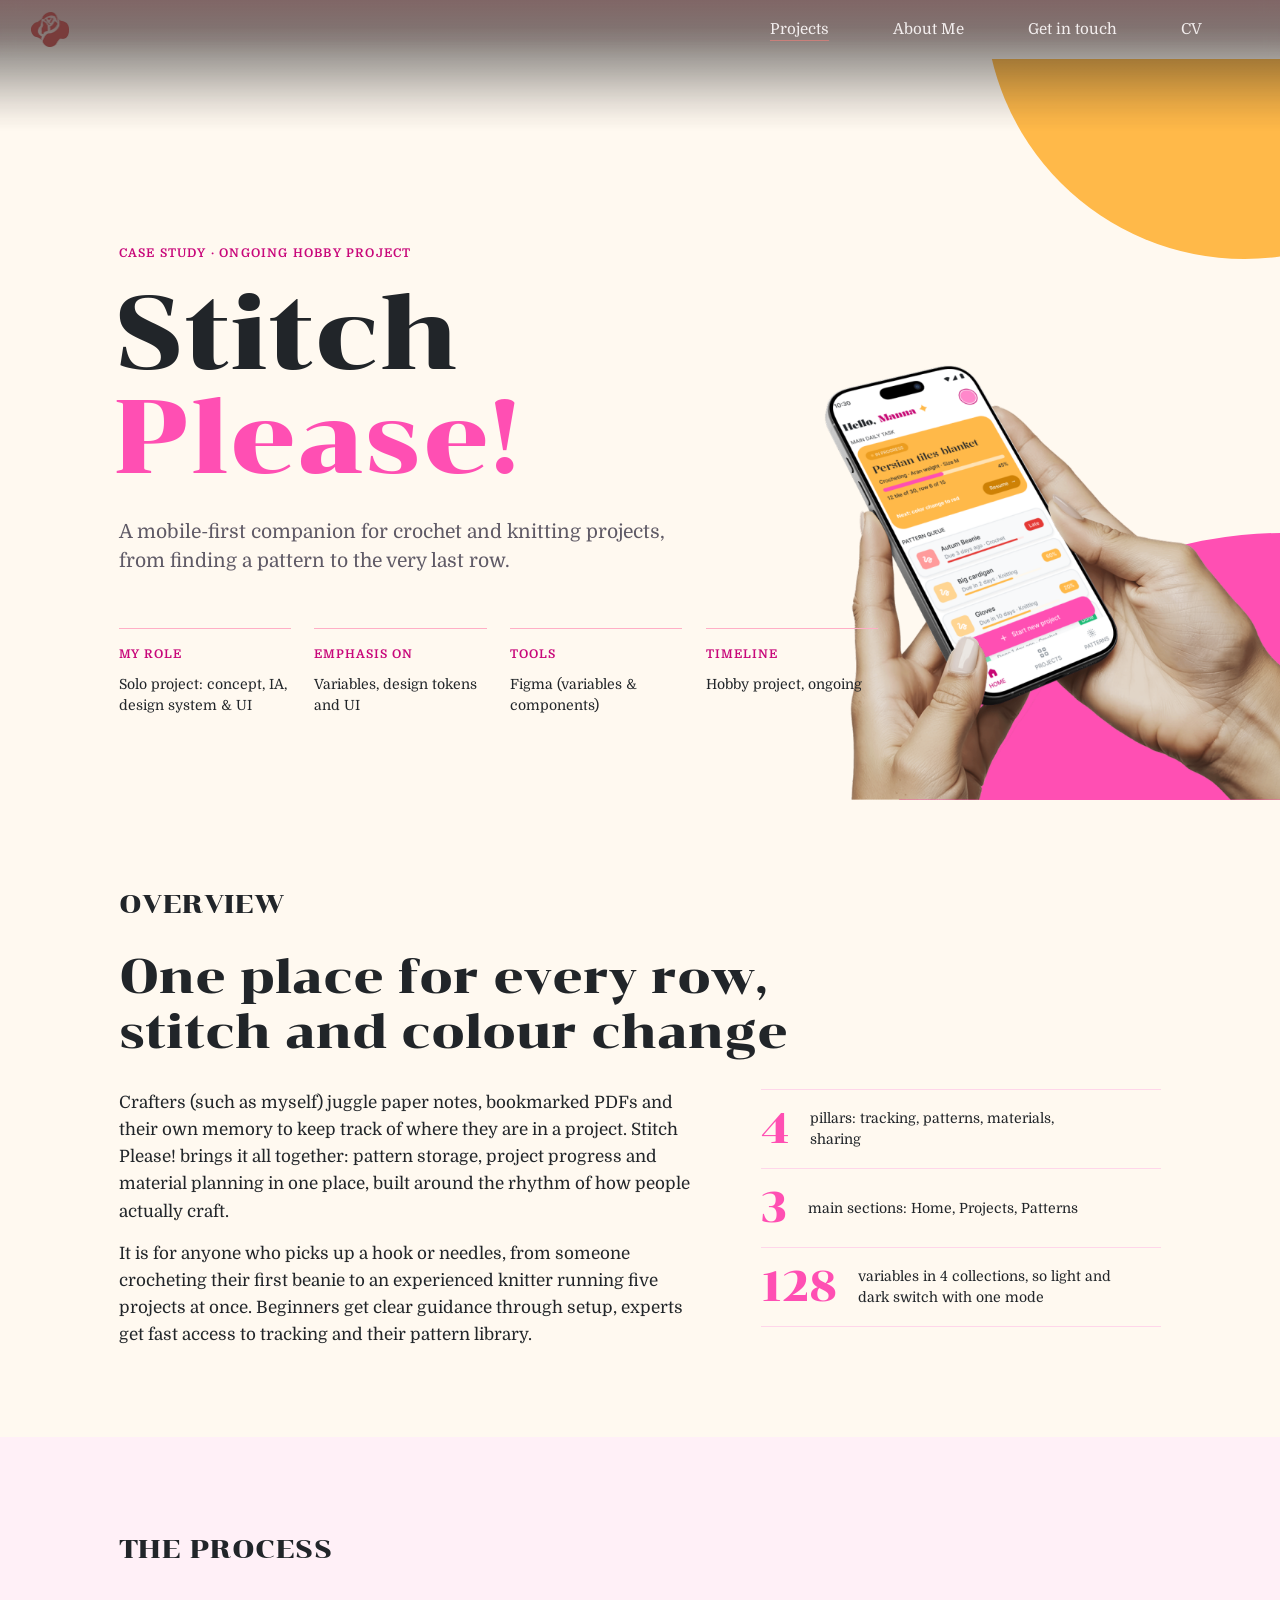
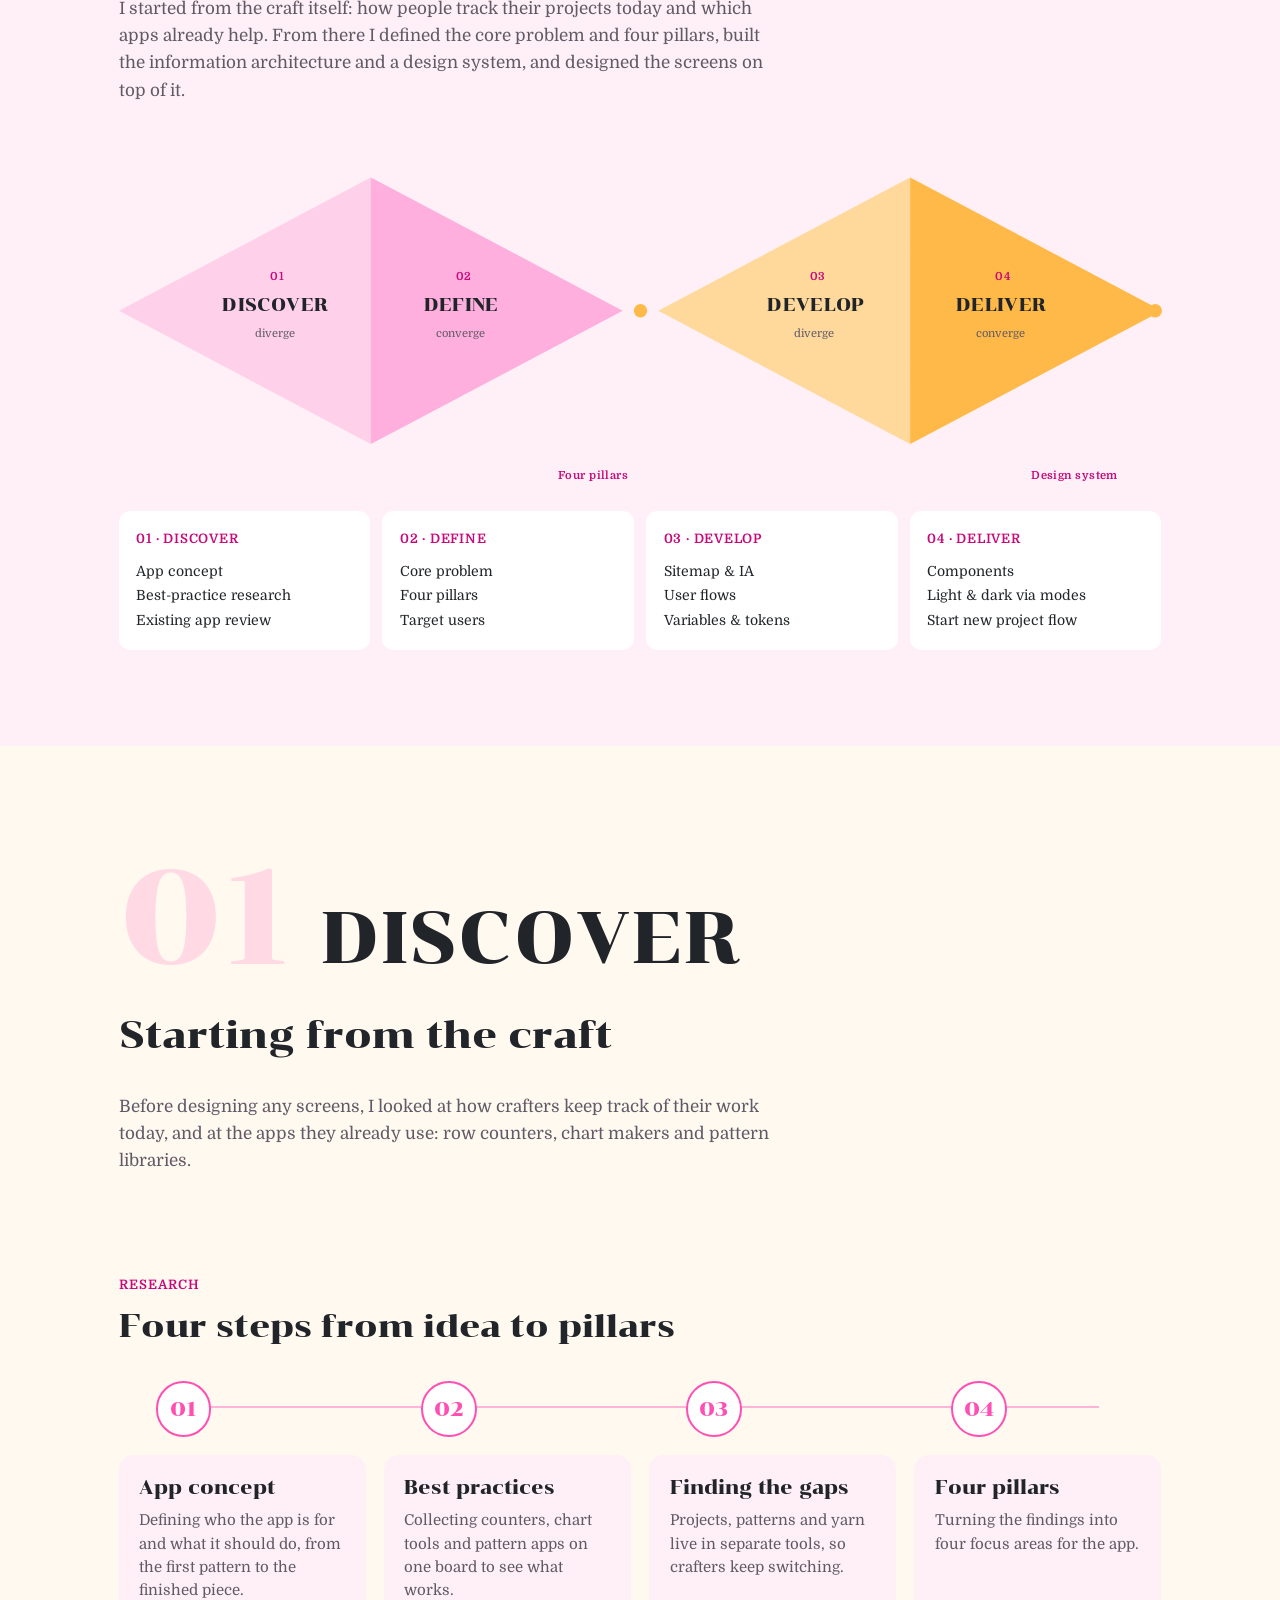
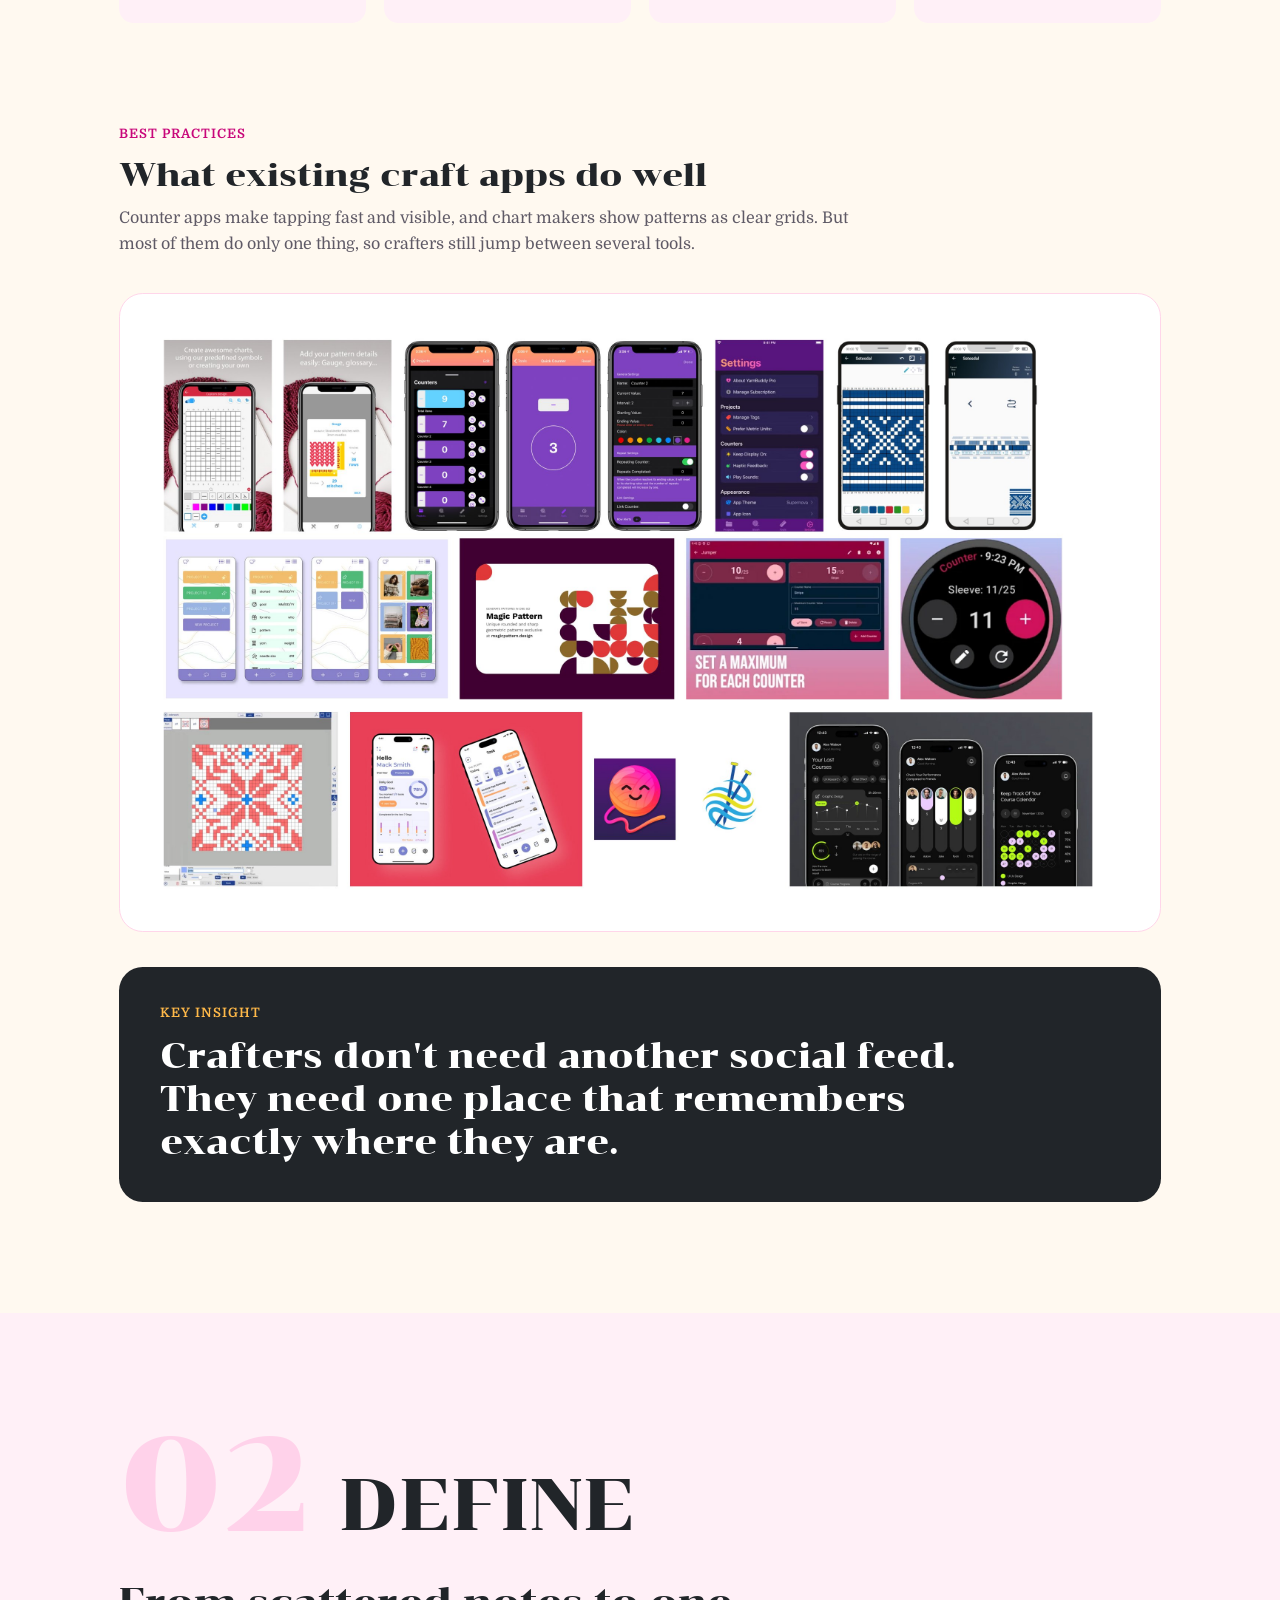
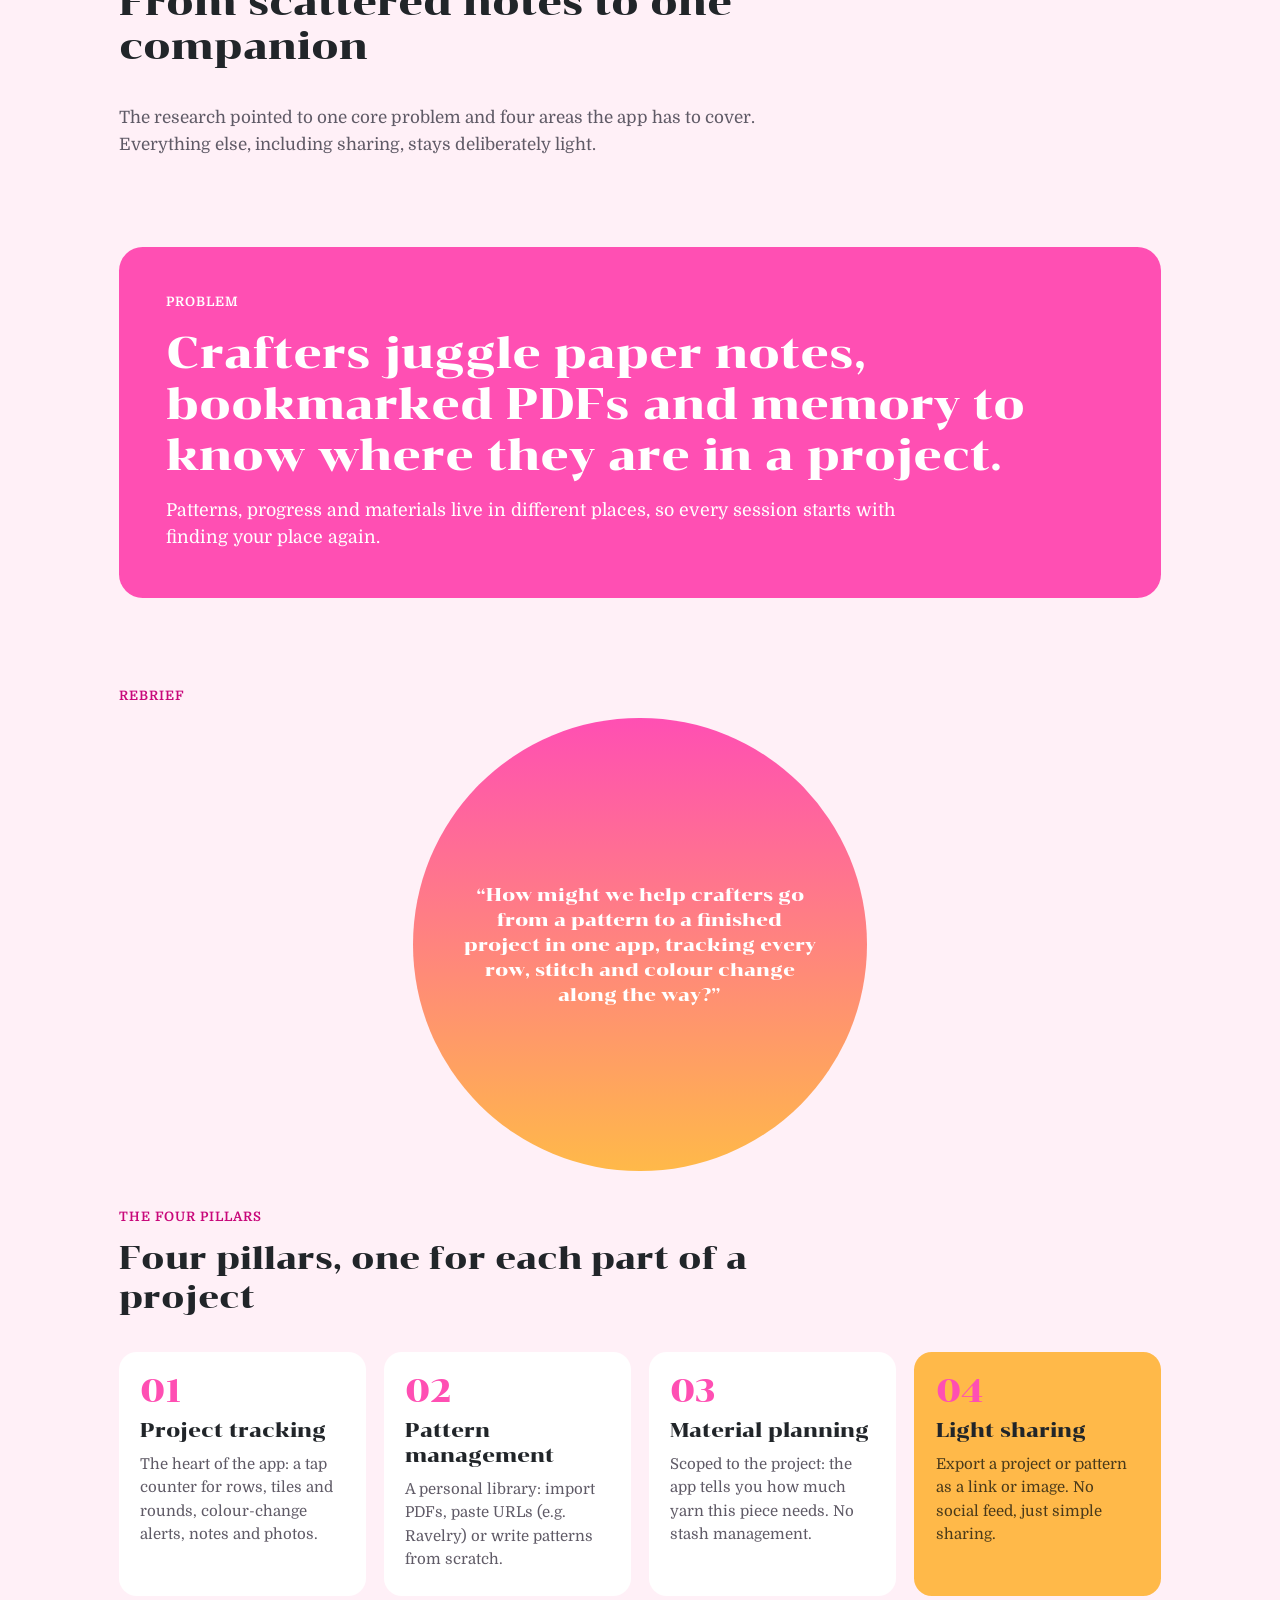
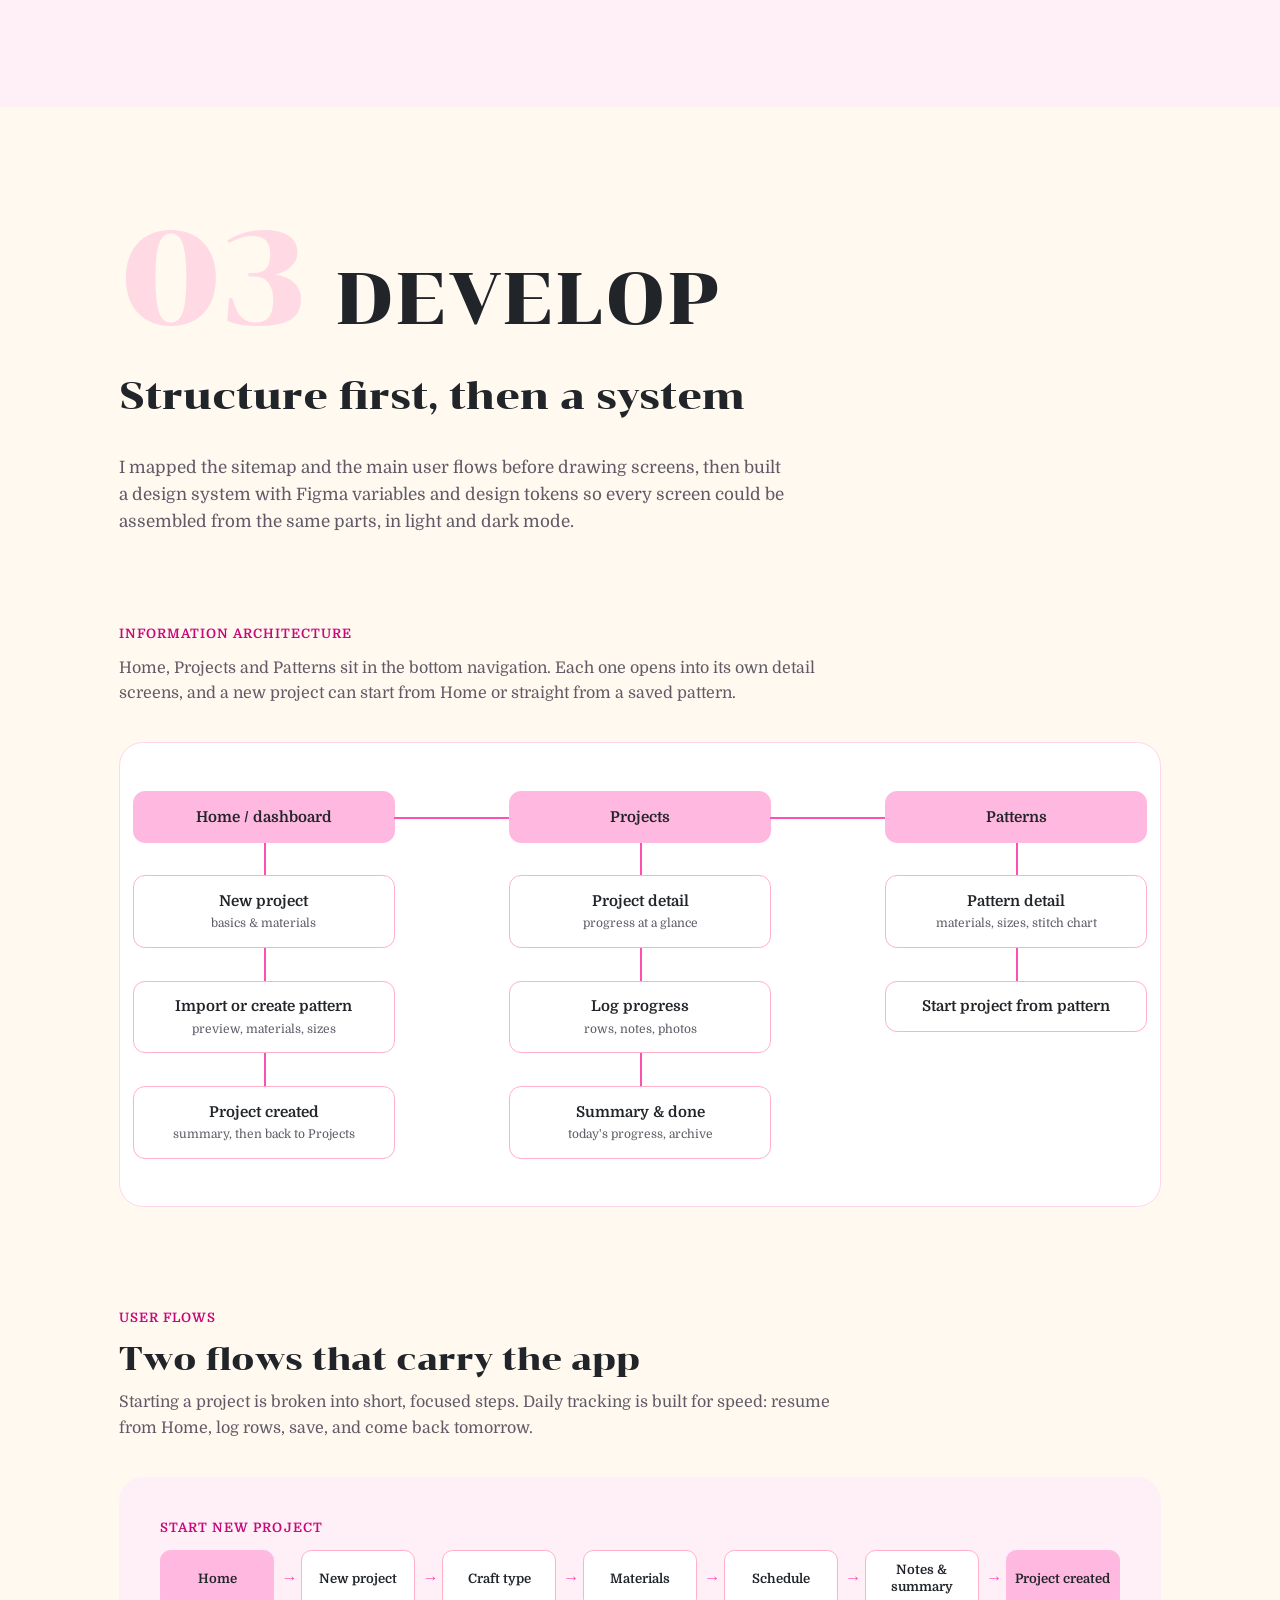
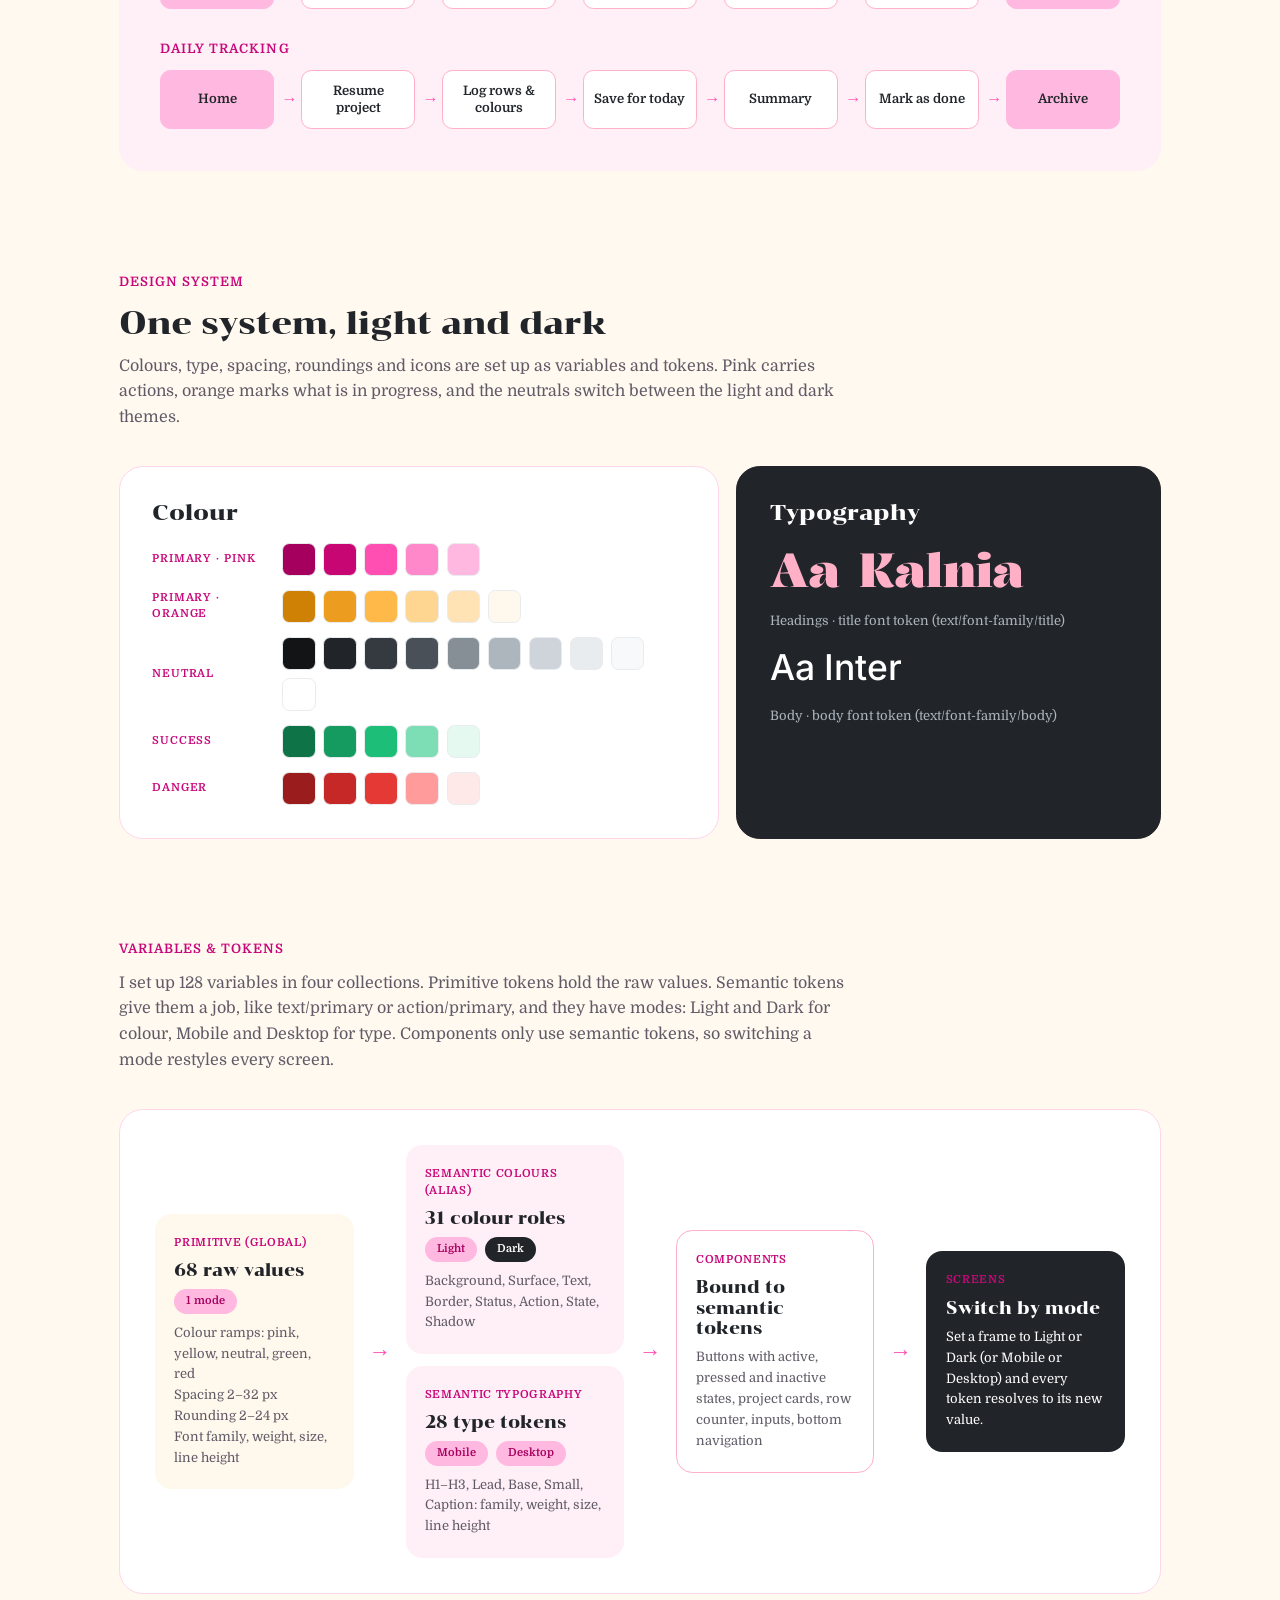
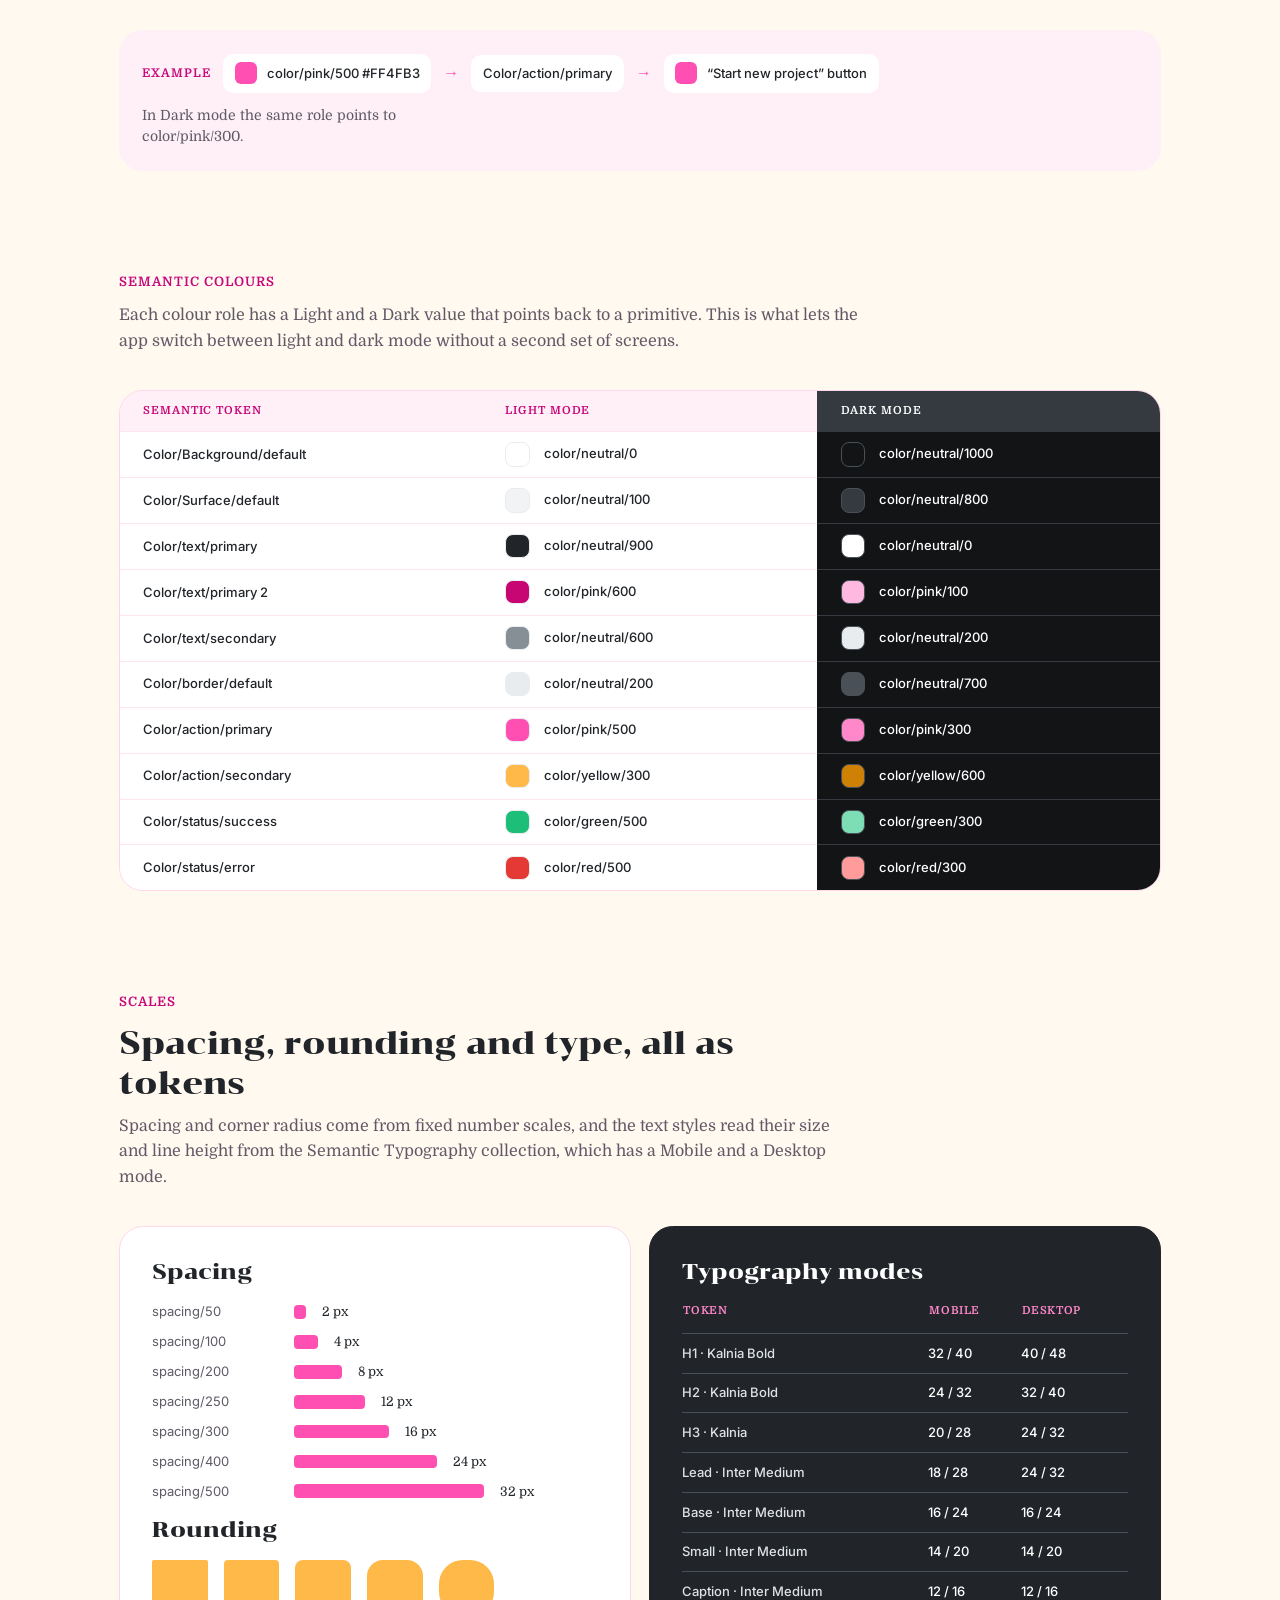
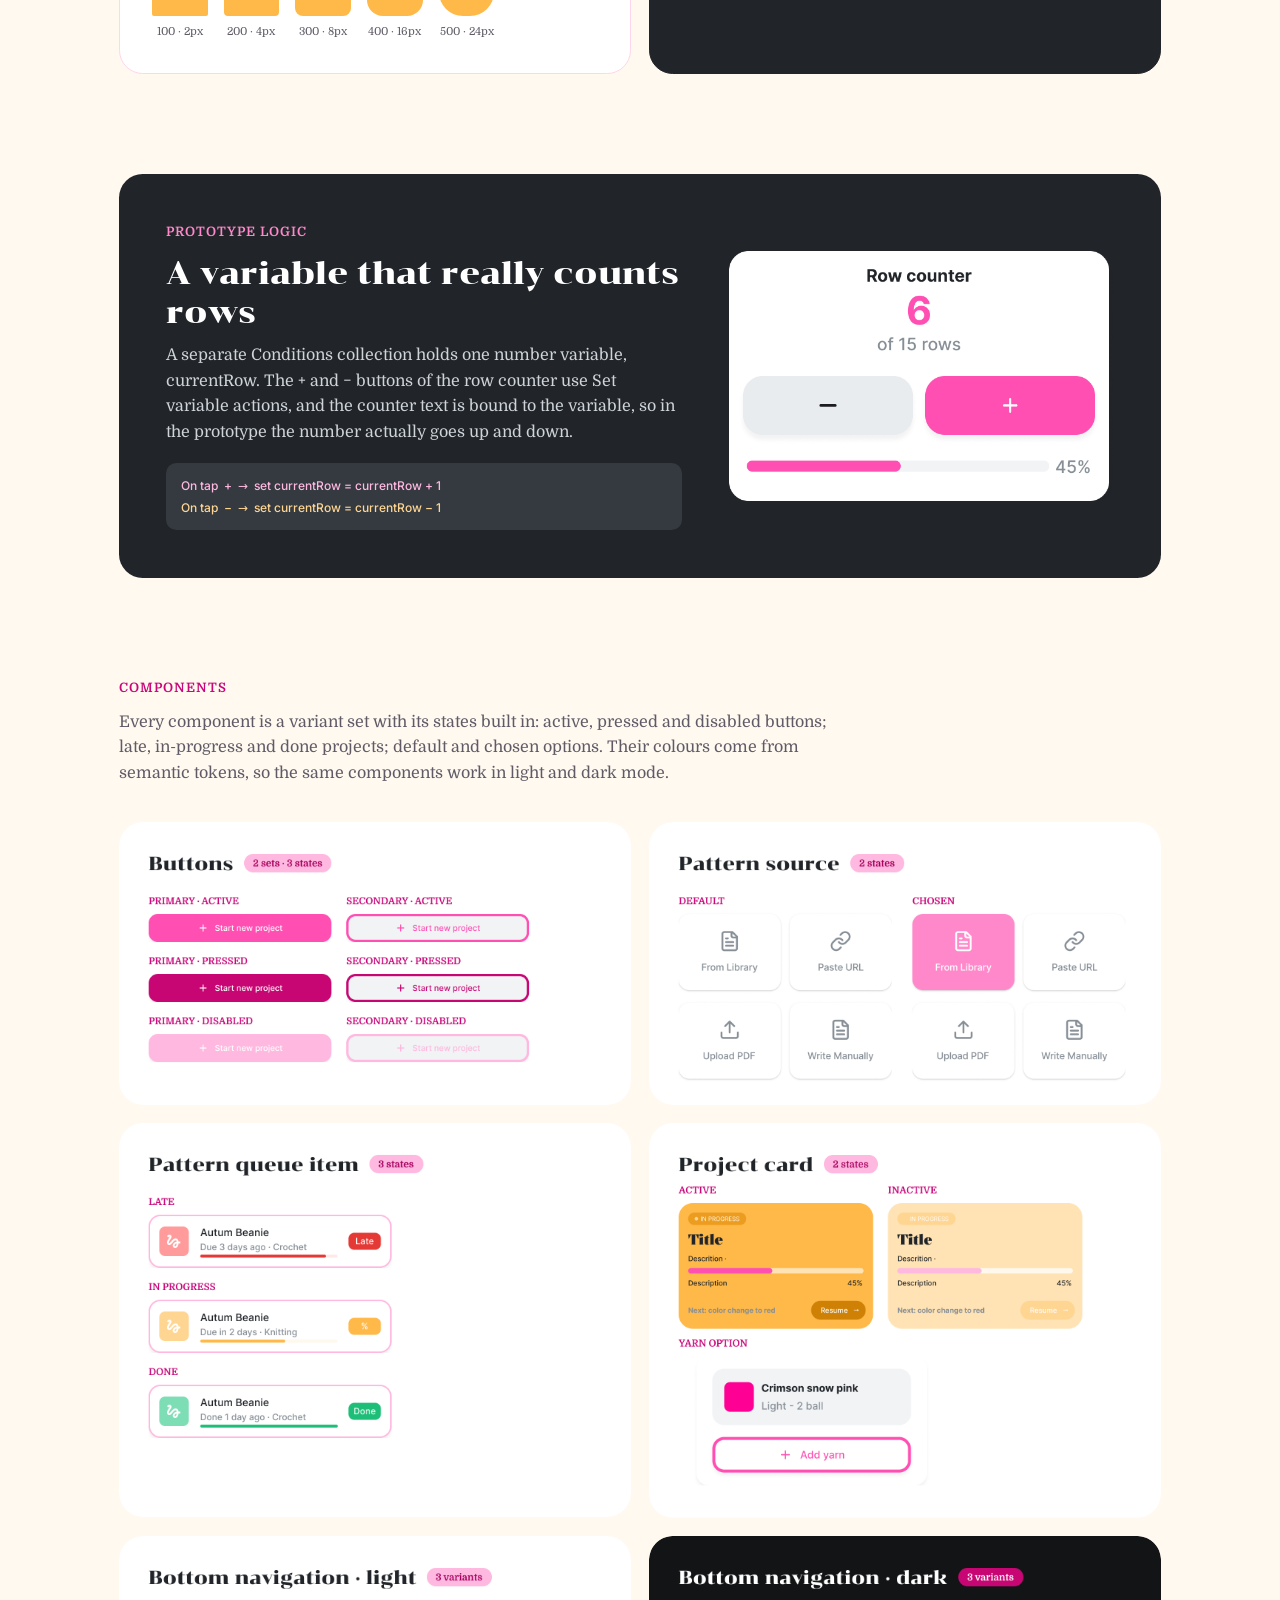
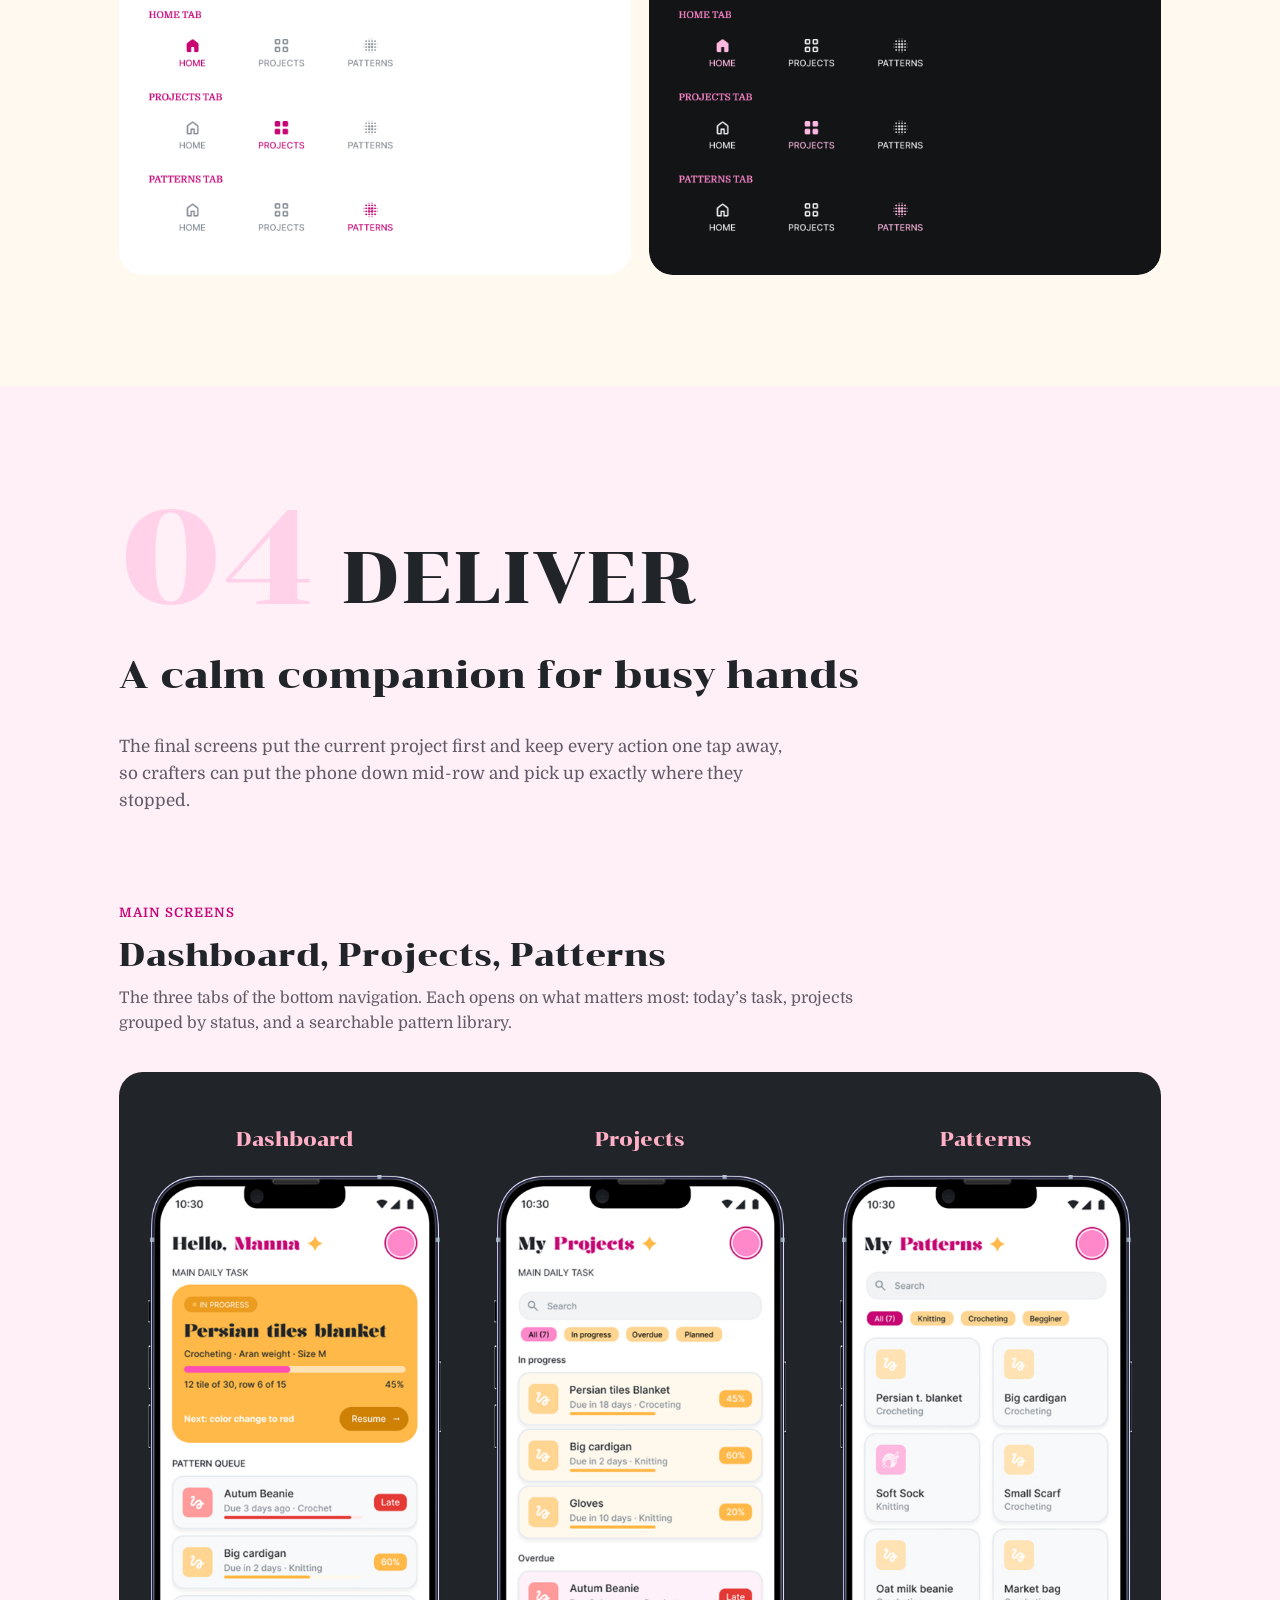
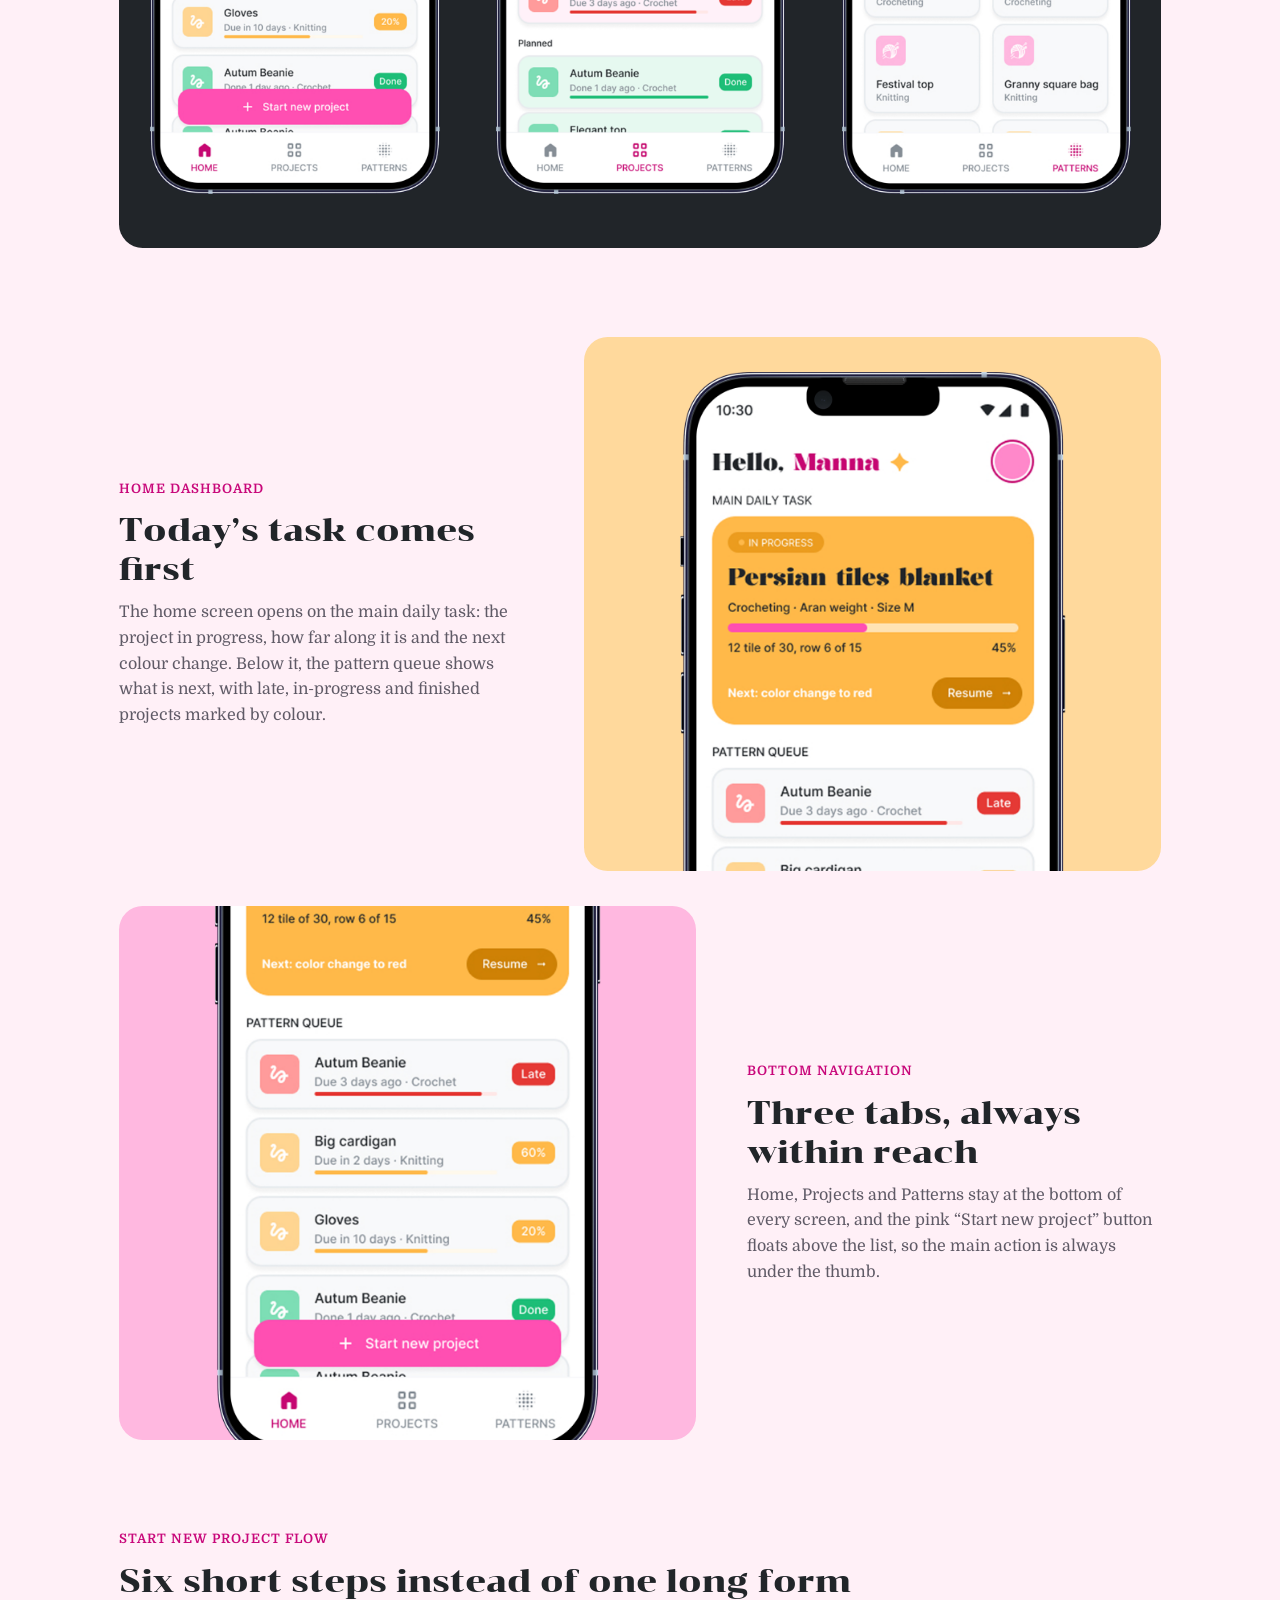
<file: stitch-please.html>
<!DOCTYPE html>
<html lang="en">
<head>
  <meta charset="utf-8">
  <meta name="viewport" content="width=device-width, initial-scale=1">

  <title>Stitch Please! — Case study · Róza Parlagi</title>
  <meta name="description" content="Stitch Please!: a mobile-first companion for crochet and knitting projects, built on a Figma design system with variables and design tokens for light and dark mode. A case study by Róza Parlagi.">
  <meta name="theme-color" content="#ff4fb3">

  <meta property="og:type" content="article">
  <meta property="og:title" content="Stitch Please! — Case study · Róza Parlagi">
  <meta property="og:description" content="A crochet and knitting companion app, built on Figma variables and design tokens: one design, light and dark mode.">
  <meta property="og:url" content="https://parlagiroza.com/stitch-please.html">

  <link rel="icon" type="image/png" href="assets/img/favicon.png">
  <link rel="apple-touch-icon" href="assets/img/apple-touch-icon.png">

  <link rel="preload" href="assets/fonts/chonburi-latin-400-normal.woff2" as="font" type="font/woff2" crossorigin>
  <link rel="preload" href="assets/fonts/domine-latin-400-normal.woff2" as="font" type="font/woff2" crossorigin>
  <link rel="stylesheet" href="css/style.css">
  <link rel="stylesheet" href="css/home.css">
  <link rel="stylesheet" href="css/case.css">
  <link rel="stylesheet" href="css/stitch.css">

  <script>document.documentElement.classList.add('js');</script>
</head>

<body id="top" class="home cs-page stitch-page">
  <div class="page">

    <!-- ============ NAV (same as the home page) ============ -->
    <header class="nav">
      <a class="nav__logo" href="index.html" aria-label="Róza Parlagi — home">
        <img src="assets/img/logo.png" alt="" width="309" height="280">
      </a>
      <nav aria-label="Main">
        <ul class="nav__links" id="main-menu">
          <li><a href="index.html#projects" aria-current="page">Projects</a></li>
          <li><a href="index.html#about">About Me</a></li>
          <li><a href="index.html#contact">Get in touch</a></li>
          <li><a href="Roza_Parlagi_CV.pdf" target="_blank" rel="noopener">CV</a></li>
        </ul>
      </nav>
      <div class="nav__actions">
        <button class="nav__burger" type="button" aria-label="Open menu" aria-expanded="false" aria-controls="main-menu">
          <span></span><span></span><span></span>
        </button>
      </div>
    </header>

    <main class="cs-main">

      <!-- ============ HERO ============ -->
      <section class="sp-hero" aria-labelledby="sp-title">
        <span class="sp-hero__blob sp-hero__blob--o" aria-hidden="true"></span>
        <span class="sp-hero__blob sp-hero__blob--p" aria-hidden="true"></span>
        <img class="sp-hero__phone" src="assets/img/stitch/hero-phone.png" alt="Two hands holding a phone with the Stitch Please! home screen" width="1720" height="1302">
        <p class="sp-hero__eyebrow">Case study · Ongoing hobby project</p>
        <h1 class="sp-hero__title" id="sp-title">Stitch <span>Please!</span></h1>
        <p class="sp-hero__sub">A mobile-first companion for crochet and knitting projects, from finding a pattern to the very last row.</p>
        <dl class="cs-meta">
          <div><dt>My role</dt><dd>Solo project: concept, IA, design system &amp; UI</dd></div>
          <div><dt>Emphasis on</dt><dd>Variables, design tokens and UI</dd></div>
          <div><dt>Tools</dt><dd>Figma (variables &amp; components)</dd></div>
          <div><dt>Timeline</dt><dd>Hobby project, ongoing</dd></div>
        </dl>
      </section>

      <!-- ============ OVERVIEW ============ -->
      <section class="cs-sec cs-sec--overview" aria-labelledby="sp-overview">
        <p class="cs-kicker" id="sp-overview">Overview</p>
        <h2 class="cs-h1" data-reveal>One place for every row, stitch and colour change</h2>
        <div class="cs-overview" data-reveal>
          <div class="cs-overview__text">
            <p>Crafters (such as myself) juggle paper notes, bookmarked PDFs and their own memory to keep track of where they are in a project. Stitch Please! brings it all together: pattern storage, project progress and material planning in one place, built around the rhythm of how people actually craft.</p>
            <p>It is for anyone who picks up a hook or needles, from someone crocheting their first beanie to an experienced knitter running five projects at once. Beginners get clear guidance through setup, experts get fast access to tracking and their pattern library.</p>
          </div>
          <dl class="cs-figures">
            <div><dt>4</dt><dd>pillars: tracking, patterns, materials, sharing</dd></div>
            <div><dt>3</dt><dd>main sections: Home, Projects, Patterns</dd></div>
            <div><dt>128</dt><dd>variables in 4 collections, so light and dark switch with one mode</dd></div>
          </dl>
        </div>
      </section>

      <!-- ============ THE PROCESS ============ -->
      <section class="cs-sec cs-sec--alt cs-sec--process" aria-labelledby="sp-process">
        <p class="cs-kicker" id="sp-process">The process</p>
        <p class="cs-lead">I started from the craft itself: how people track their projects today and which apps already help. From there I defined the core problem and four pillars, built the information architecture and a design system, and designed the screens on top of it.</p>
        <div class="cs-diamond" data-reveal>
          <svg viewBox="0 0 1408 470" role="img" aria-labelledby="sp-dd-title">
            <title id="sp-dd-title">Double diamond: Discover and Define lead to the four pillars, Develop and Deliver lead to the design system and screens</title>
            <polygon points="0,240 340,60 340,420" fill="#ff4fb3" fill-opacity=".2"/>
            <polygon points="340,60 680,240 340,420" fill="#ff4fb3" fill-opacity=".4"/>
            <polygon points="728,240 1068,60 1068,420" fill="#ffd99c"/>
            <polygon points="1068,60 1408,240 1068,420" fill="#ffb949"/>
            <circle cx="704" cy="240" r="9" fill="#ffb949"/>
            <circle cx="1399" cy="240" r="9" fill="#ffb949"/>
            <g class="cs-dd-num"><text x="214" y="199">01</text><text x="465.5" y="199">02</text><text x="943.5" y="199">03</text><text x="1193" y="199">04</text></g>
            <g class="cs-dd-name"><text x="211" y="240">DISCOVER</text><text x="462" y="240">DEFINE</text><text x="941" y="240">DEVELOP</text><text x="1191" y="240">DELIVER</text></g>
            <g class="cs-dd-sub"><text x="210" y="275">diverge</text><text x="461.5" y="275">converge</text><text x="938" y="275">diverge</text><text x="1189.5" y="275">converge</text></g>
            <g class="cs-dd-end"><text x="640" y="467" text-anchor="start">Four pillars</text><text x="1290" y="467" text-anchor="start">Design system</text></g>
          </svg>
        </div>
        <div class="cs-steps" data-reveal>
          <div><p class="cs-steps__head">01 · Discover</p><ul><li>App concept</li><li>Best-practice research</li><li>Existing app review</li></ul></div>
          <div><p class="cs-steps__head">02 · Define</p><ul><li>Core problem</li><li>Four pillars</li><li>Target users</li></ul></div>
          <div><p class="cs-steps__head">03 · Develop</p><ul><li>Sitemap &amp; IA</li><li>User flows</li><li>Variables &amp; tokens</li></ul></div>
          <div><p class="cs-steps__head">04 · Deliver</p><ul><li>Components</li><li>Light &amp; dark via modes</li><li>Start new project flow</li></ul></div>
        </div>
      </section>

      <!-- ============ 01 DISCOVER ============ -->
      <section class="cs-sec" aria-labelledby="sp-discover">
        <h2 class="cs-phase" id="sp-discover"><span class="cs-phase__num" aria-hidden="true">01</span><span class="cs-phase__name">Discover</span></h2>
        <p class="cs-h2">Starting from the craft</p>
        <p class="cs-lead">Before designing any screens, I looked at how crafters keep track of their work today, and at the apps they already use: row counters, chart makers and pattern libraries.</p>
        <div class="cs-spacer" style="--s: 40"></div>

        <div class="cs-group">
          <p class="cs-label">Research</p>
          <h3 class="cs-h3">Four steps from idea to pillars</h3>
        </div>
        <ol class="sp-timeline" data-reveal>
          <li><span class="sp-timeline__dot">01</span><p class="sp-timeline__title">App concept</p><p>Defining who the app is for and what it should do, from the first pattern to the finished piece.</p></li>
          <li><span class="sp-timeline__dot">02</span><p class="sp-timeline__title">Best practices</p><p>Collecting counters, chart tools and pattern apps on one board to see what works.</p></li>
          <li><span class="sp-timeline__dot">03</span><p class="sp-timeline__title">Finding the gaps</p><p>Projects, patterns and yarn live in separate tools, so crafters keep switching.</p></li>
          <li><span class="sp-timeline__dot">04</span><p class="sp-timeline__title">Four pillars</p><p>Turning the findings into four focus areas for the app.</p></li>
        </ol>
        <div class="cs-spacer" style="--s: 40"></div>

        <div class="cs-group">
          <p class="cs-label">Best practices</p>
          <h3 class="cs-h3">What existing craft apps do well</h3>
          <p class="cs-p">Counter apps make tapping fast and visible, and chart makers show patterns as clear grids. But most of them do only one thing, so crafters still jump between several tools.</p>
        </div>
        <div class="sp-board" data-reveal>
          <img src="assets/img/stitch/best-practices.jpg" alt="Moodboard of existing craft apps: row counter apps, stitch chart makers, a smartwatch counter and pattern library screens" width="2704" height="1610" loading="lazy">
        </div>

        <div class="sp-insight" data-reveal>
          <p class="cs-label">Key insight</p>
          <p>Crafters don't need another social feed. They need one place that remembers exactly where they are.</p>
        </div>
      </section>

      <!-- ============ 02 DEFINE ============ -->
      <section class="cs-sec cs-sec--alt" aria-labelledby="sp-define">
        <h2 class="cs-phase" id="sp-define"><span class="cs-phase__num" aria-hidden="true">02</span><span class="cs-phase__name">Define</span></h2>
        <p class="cs-h2">From scattered notes to one companion</p>
        <p class="cs-lead">The research pointed to one core problem and four areas the app has to cover. Everything else, including sharing, stays deliberately light.</p>
        <div class="cs-spacer"></div>
        <div class="cs-callout sp-problem" data-reveal>
          <p class="cs-label">Problem</p>
          <p class="cs-callout__big">Crafters juggle paper notes, bookmarked PDFs and memory to know where they are in a project.</p>
          <p>Patterns, progress and materials live in different places, so every session starts with finding your place again.</p>
        </div>
        <div class="cs-spacer"></div>
        <div class="sp-rebrief" data-reveal>
          <p class="cs-label">Rebrief</p>
          <div class="sp-rebrief__circle">
            <p>“How might we help crafters go from a pattern to a finished project in one app, tracking every row, stitch and colour change along the way?”</p>
          </div>
        </div>
        <div class="cs-group">
          <p class="cs-label">The four pillars</p>
          <h3 class="cs-h3">Four pillars, one for each part of a project</h3>
        </div>
        <div class="cs-cards cs-cards--4" data-reveal>
          <div class="sp-goal"><p class="sp-goal__num">01</p><p class="sp-goal__title">Project tracking</p><p>The heart of the app: a tap counter for rows, tiles and rounds, colour-change alerts, notes and photos.</p></div>
          <div class="sp-goal"><p class="sp-goal__num">02</p><p class="sp-goal__title">Pattern management</p><p>A personal library: import PDFs, paste URLs (e.g. Ravelry) or write patterns from scratch.</p></div>
          <div class="sp-goal"><p class="sp-goal__num">03</p><p class="sp-goal__title">Material planning</p><p>Scoped to the project: the app tells you how much yarn this piece needs. No stash management.</p></div>
          <div class="sp-goal sp-goal--orange"><p class="sp-goal__num">04</p><p class="sp-goal__title">Light sharing</p><p>Export a project or pattern as a link or image. No social feed, just simple sharing.</p></div>
        </div>
      </section>

      <!-- ============ 03 DEVELOP ============ -->
      <section class="cs-sec" aria-labelledby="sp-develop">
        <h2 class="cs-phase" id="sp-develop"><span class="cs-phase__num" aria-hidden="true">03</span><span class="cs-phase__name">Develop</span></h2>
        <p class="cs-h2">Structure first, then a system</p>
        <p class="cs-lead">I mapped the sitemap and the main user flows before drawing screens, then built a design system with Figma variables and design tokens so every screen could be assembled from the same parts, in light and dark mode.</p>
        <div class="cs-spacer"></div>

        <div class="cs-group">
          <p class="cs-label">Information architecture</p>
          <p class="cs-p">Home, Projects and Patterns sit in the bottom navigation. Each one opens into its own detail screens, and a new project can start from Home or straight from a saved pattern.</p>
        </div>
        <div class="sp-map" data-reveal>
          <ul class="sp-map__col">
            <li><b>Home / dashboard</b></li>
            <li><b>New project</b><small>basics &amp; materials</small></li>
            <li><b>Import or create pattern</b><small>preview, materials, sizes</small></li>
            <li><b>Project created</b><small>summary, then back to Projects</small></li>
          </ul>
          <ul class="sp-map__col">
            <li><b>Projects</b></li>
            <li><b>Project detail</b><small>progress at a glance</small></li>
            <li><b>Log progress</b><small>rows, notes, photos</small></li>
            <li><b>Summary &amp; done</b><small>today's progress, archive</small></li>
          </ul>
          <ul class="sp-map__col">
            <li><b>Patterns</b></li>
            <li><b>Pattern detail</b><small>materials, sizes, stitch chart</small></li>
            <li><b>Start project from pattern</b></li>
          </ul>
        </div>
        <div class="cs-spacer" style="--s: 40"></div>

        <div class="cs-group">
          <p class="cs-label">User flows</p>
          <h3 class="cs-h3">Two flows that carry the app</h3>
          <p class="cs-p">Starting a project is broken into short, focused steps. Daily tracking is built for speed: resume from Home, log rows, save, and come back tomorrow.</p>
        </div>
        <div class="sp-flows" data-reveal>
          <div class="sp-flow">
            <p class="cs-label">Start new project</p>
            <ol><li>Home</li><li>New project</li><li>Craft type</li><li>Materials</li><li>Schedule</li><li>Notes &amp; summary</li><li>Project created</li></ol>
          </div>
          <div class="sp-flow">
            <p class="cs-label">Daily tracking</p>
            <ol><li>Home</li><li>Resume project</li><li>Log rows &amp; colours</li><li>Save for today</li><li>Summary</li><li>Mark as done</li><li>Archive</li></ol>
          </div>
        </div>
        <div class="cs-spacer" style="--s: 40"></div>

        <div class="cs-group">
          <p class="cs-label">Design system</p>
          <h3 class="cs-h3">One system, light and dark</h3>
          <p class="cs-p">Colours, type, spacing, roundings and icons are set up as variables and tokens. Pink carries actions, orange marks what is in progress, and the neutrals switch between the light and dark themes.</p>
        </div>
        <div class="sp-ds" data-reveal>
          <div class="sp-panel">
            <p class="sp-panel__title">Colour</p>
            <ul class="sp-swatches">
              <li><b>Primary · pink</b><span><i style="--c:#a6005e"></i><i style="--c:#c70673"></i><i style="--c:#ff4fb3"></i><i style="--c:#ff88cb"></i><i style="--c:#ffb8e0"></i></span></li>
              <li><b>Primary · orange</b><span><i style="--c:#ce8105"></i><i style="--c:#ec9d1f"></i><i style="--c:#ffb949"></i><i style="--c:#ffd592"></i><i style="--c:#ffe3b5"></i><i style="--c:#fff8ed"></i></span></li>
              <li><b>Neutral</b><span><i style="--c:#121416"></i><i style="--c:#212529"></i><i style="--c:#343a40"></i><i style="--c:#495057"></i><i style="--c:#868e96"></i><i style="--c:#adb5bd"></i><i style="--c:#ced4da"></i><i style="--c:#e9ecef"></i><i style="--c:#f8f9fa"></i><i style="--c:#ffffff"></i></span></li>
              <li><b>Success</b><span><i style="--c:#0f7348"></i><i style="--c:#159a60"></i><i style="--c:#1dbe77"></i><i style="--c:#7dddb5"></i><i style="--c:#e6f9f0"></i></span></li>
              <li><b>Danger</b><span><i style="--c:#9b1c1c"></i><i style="--c:#c62828"></i><i style="--c:#e53935"></i><i style="--c:#ff9b9b"></i><i style="--c:#ffe8e8"></i></span></li>
            </ul>
          </div>
          <div class="sp-panel sp-panel--dark">
            <p class="sp-panel__title">Typography</p>
            <p class="sp-type__kal">Aa Kalnia</p>
            <small>Headings · title font token (text/font-family/title)</small>
            <p class="sp-type__inter">Aa Inter</p>
            <small>Body · body font token (text/font-family/body)</small>
          </div>
        </div>
        <div class="cs-spacer" style="--s: 40"></div>

        <!-- Variables & tokens -->
        <div class="cs-group">
          <p class="cs-label">Variables &amp; tokens</p>
          <p class="cs-p">I set up 128 variables in four collections. Primitive tokens hold the raw values. Semantic tokens give them a job, like text/primary or action/primary, and they have modes: Light and Dark for colour, Mobile and Desktop for type. Components only use semantic tokens, so switching a mode restyles every screen.</p>
        </div>
        <div class="sp-arch" data-reveal>
          <div class="sp-arch__col">
            <div class="sp-layer"><p>Primitive (global)</p><p class="sp-layer__big">68 raw values</p><div class="sp-modes"><span>1 mode</span></div><p class="sp-layer__text">Colour ramps: pink, yellow, neutral, green, red<br>Spacing 2–32 px<br>Rounding 2–24 px<br>Font family, weight, size, line height</p></div>
          </div>
          <span class="sp-arch__arrow" aria-hidden="true">→</span>
          <div class="sp-arch__col sp-arch__col--wide">
            <div class="sp-layer sp-layer--pink"><p>Semantic colours (alias)</p><p class="sp-layer__big">31 colour roles</p><div class="sp-modes"><span>Light</span><span class="is-dark">Dark</span></div><p class="sp-layer__text">Background, Surface, Text, Border, Status, Action, State, Shadow</p></div>
            <div class="sp-layer sp-layer--pink"><p>Semantic typography</p><p class="sp-layer__big">28 type tokens</p><div class="sp-modes"><span>Mobile</span><span>Desktop</span></div><p class="sp-layer__text">H1–H3, Lead, Base, Small, Caption: family, weight, size, line height</p></div>
          </div>
          <span class="sp-arch__arrow" aria-hidden="true">→</span>
          <div class="sp-arch__col">
            <div class="sp-layer sp-layer--line"><p>Components</p><p class="sp-layer__big">Bound to semantic tokens</p><p class="sp-layer__text">Buttons with active, pressed and inactive states, project cards, row counter, inputs, bottom navigation</p></div>
          </div>
          <span class="sp-arch__arrow" aria-hidden="true">→</span>
          <div class="sp-arch__col">
            <div class="sp-layer sp-layer--dark"><p>Screens</p><p class="sp-layer__big">Switch by mode</p><p class="sp-layer__text">Set a frame to Light or Dark (or Mobile or Desktop) and every token resolves to its new value.</p></div>
          </div>
        </div>
        <div class="sp-chain" data-reveal>
          <b>EXAMPLE</b>
          <code><i></i>color/pink/500 #FF4FB3</code><span aria-hidden="true">→</span>
          <code>Color/action/primary</code><span aria-hidden="true">→</span>
          <code><i></i>“Start new project” button</code>
          <p>In Dark mode the same role points to color/pink/300.</p>
        </div>
        <div class="cs-spacer" style="--s: 40"></div>

        <div class="cs-group">
          <p class="cs-label">Semantic colours</p>
          <p class="cs-p">Each colour role has a Light and a Dark value that points back to a primitive. This is what lets the app switch between light and dark mode without a second set of screens.</p>
        </div>
        <div class="sp-table-wrap" data-reveal>
          <table class="sp-table">
            <thead><tr><th scope="col">Semantic token</th><th scope="col">Light mode</th><th scope="col">Dark mode</th></tr></thead>
            <tbody>
              <tr><td>Color/Background/default</td><td><i style="--c:#ffffff"></i>color/neutral/0</td><td><i style="--c:#121416"></i>color/neutral/1000</td></tr>
              <tr><td>Color/Surface/default</td><td><i style="--c:#f1f3f5"></i>color/neutral/100</td><td><i style="--c:#343a40"></i>color/neutral/800</td></tr>
              <tr><td>Color/text/primary</td><td><i style="--c:#212529"></i>color/neutral/900</td><td><i style="--c:#ffffff"></i>color/neutral/0</td></tr>
              <tr><td>Color/text/primary 2</td><td><i style="--c:#c70673"></i>color/pink/600</td><td><i style="--c:#ffb8e0"></i>color/pink/100</td></tr>
              <tr><td>Color/text/secondary</td><td><i style="--c:#868e96"></i>color/neutral/600</td><td><i style="--c:#e9ecef"></i>color/neutral/200</td></tr>
              <tr><td>Color/border/default</td><td><i style="--c:#e9ecef"></i>color/neutral/200</td><td><i style="--c:#495057"></i>color/neutral/700</td></tr>
              <tr><td>Color/action/primary</td><td><i style="--c:#ff4fb3"></i>color/pink/500</td><td><i style="--c:#ff88cb"></i>color/pink/300</td></tr>
              <tr><td>Color/action/secondary</td><td><i style="--c:#ffb949"></i>color/yellow/300</td><td><i style="--c:#ce8105"></i>color/yellow/600</td></tr>
              <tr><td>Color/status/success</td><td><i style="--c:#1dbe77"></i>color/green/500</td><td><i style="--c:#7dddb5"></i>color/green/300</td></tr>
              <tr><td>Color/status/error</td><td><i style="--c:#e53935"></i>color/red/500</td><td><i style="--c:#ff9b9b"></i>color/red/300</td></tr>
            </tbody>
          </table>
        </div>
        <div class="cs-spacer" style="--s: 40"></div>

        <div class="cs-group">
          <p class="cs-label">Scales</p>
          <h3 class="cs-h3">Spacing, rounding and type, all as tokens</h3>
          <p class="cs-p">Spacing and corner radius come from fixed number scales, and the text styles read their size and line height from the Semantic Typography collection, which has a Mobile and a Desktop mode.</p>
        </div>
        <div class="sp-scales" data-reveal>
          <div class="sp-panel">
            <p class="sp-panel__title">Spacing</p>
            <ul class="sp-bars">
              <li><code>spacing/50</code><i style="--v:2"></i><span>2 px</span></li>
              <li><code>spacing/100</code><i style="--v:4"></i><span>4 px</span></li>
              <li><code>spacing/200</code><i style="--v:8"></i><span>8 px</span></li>
              <li><code>spacing/250</code><i style="--v:12"></i><span>12 px</span></li>
              <li><code>spacing/300</code><i style="--v:16"></i><span>16 px</span></li>
              <li><code>spacing/400</code><i style="--v:24"></i><span>24 px</span></li>
              <li><code>spacing/500</code><i style="--v:32"></i><span>32 px</span></li>
            </ul>
            <p class="sp-panel__title">Rounding</p>
            <ul class="sp-radii">
              <li><i style="--r:2"></i>100 · 2px</li>
              <li><i style="--r:4"></i>200 · 4px</li>
              <li><i style="--r:8"></i>300 · 8px</li>
              <li><i style="--r:16"></i>400 · 16px</li>
              <li><i style="--r:24"></i>500 · 24px</li>
            </ul>
          </div>
          <div class="sp-panel sp-panel--dark">
            <p class="sp-panel__title">Typography modes</p>
            <table class="sp-typetable">
              <thead><tr><th scope="col">TOKEN</th><th scope="col">MOBILE</th><th scope="col">DESKTOP</th></tr></thead>
              <tbody>
                <tr><td>H1 · Kalnia Bold</td><td>32 / 40</td><td>40 / 48</td></tr>
                <tr><td>H2 · Kalnia Bold</td><td>24 / 32</td><td>32 / 40</td></tr>
                <tr><td>H3 · Kalnia</td><td>20 / 28</td><td>24 / 32</td></tr>
                <tr><td>Lead · Inter Medium</td><td>18 / 28</td><td>24 / 32</td></tr>
                <tr><td>Base · Inter Medium</td><td>16 / 24</td><td>16 / 24</td></tr>
                <tr><td>Small · Inter Medium</td><td>14 / 20</td><td>14 / 20</td></tr>
                <tr><td>Caption · Inter Medium</td><td>12 / 16</td><td>12 / 16</td></tr>
              </tbody>
            </table>
          </div>
        </div>
        <div class="cs-spacer" style="--s: 40"></div>

        <div class="sp-proto" data-reveal>
          <div class="cs-group">
            <p class="cs-label">Prototype logic</p>
            <h3 class="cs-h3">A variable that really counts rows</h3>
            <p class="cs-p">A separate Conditions collection holds one number variable, currentRow. The + and − buttons of the row counter use Set variable actions, and the counter text is bound to the variable, so in the prototype the number actually goes up and down.</p>
            <pre>On tap  +  →  set currentRow = currentRow + 1
<span>On tap  −  →  set currentRow = currentRow − 1</span></pre>
          </div>
          <img src="assets/img/stitch/row-counter.png" alt="Row counter component: 6 of 15 rows, with minus and plus buttons and a 45% progress bar" width="622" height="408" loading="lazy">
        </div>
        <div class="cs-spacer" style="--s: 40"></div>

        <div class="cs-group">
          <p class="cs-label">Components</p>
          <p class="cs-p">Every component is a variant set with its states built in: active, pressed and disabled buttons; late, in-progress and done projects; default and chosen options. Their colours come from semantic tokens, so the same components work in light and dark mode.</p>
        </div>
        <div class="sp-comps" data-reveal>
          <img src="assets/img/stitch/comp-buttons.png" alt="Buttons: primary and secondary “Start new project” buttons, each in active, pressed and disabled states" width="1384" height="764" loading="lazy">
          <img src="assets/img/stitch/comp-pattern-source.png" alt="Pattern source picker in default and chosen states: From Library, Paste URL, Upload PDF and Write Manually" width="1384" height="764" loading="lazy">
          <img src="assets/img/stitch/comp-queue.png" alt="Pattern queue item in late, in-progress and done states" width="1386" height="1066" loading="lazy">
          <img src="assets/img/stitch/comp-project-card.png" alt="Project card in active and inactive states, and the yarn option with an Add yarn button" width="1382" height="1066" loading="lazy">
          <img src="assets/img/stitch/comp-nav-light.png" alt="Bottom navigation in light mode, with the Home, Projects and Patterns tab each active" width="1384" height="916" loading="lazy">
          <img src="assets/img/stitch/comp-nav-dark.png" alt="Bottom navigation in dark mode, with the Home, Projects and Patterns tab each active" width="1384" height="916" loading="lazy">
        </div>
      </section>

      <!-- ============ 04 DELIVER ============ -->
      <section class="cs-sec cs-sec--alt" aria-labelledby="sp-deliver">
        <h2 class="cs-phase" id="sp-deliver"><span class="cs-phase__num" aria-hidden="true">04</span><span class="cs-phase__name">Deliver</span></h2>
        <p class="cs-h2">A calm companion for busy hands</p>
        <p class="cs-lead">The final screens put the current project first and keep every action one tap away, so crafters can put the phone down mid-row and pick up exactly where they stopped.</p>
        <div class="cs-spacer"></div>

        <div class="cs-group">
          <p class="cs-label">Main screens</p>
          <h3 class="cs-h3">Dashboard, Projects, Patterns</h3>
          <p class="cs-p">The three tabs of the bottom navigation. Each opens on what matters most: today’s task, projects grouped by status, and a searchable pattern library.</p>
        </div>
        <div class="sp-screens" data-reveal>
          <figure><figcaption>Dashboard</figcaption><img src="assets/img/stitch/main-dashboard.png" alt="Dashboard: the main daily task, Persian tiles blanket, and the pattern queue" width="796" height="1686" loading="lazy"></figure>
          <figure><figcaption>Projects</figcaption><img src="assets/img/stitch/main-projects.png" alt="My Projects: projects grouped as in progress, overdue and planned" width="796" height="1686" loading="lazy"></figure>
          <figure><figcaption>Patterns</figcaption><img src="assets/img/stitch/main-patterns.png" alt="My Patterns: a searchable grid of saved crochet and knitting patterns" width="796" height="1686" loading="lazy"></figure>
        </div>
        <div class="cs-spacer"></div>

        <div class="sp-feature" data-reveal>
          <div class="cs-group">
            <p class="cs-label">Home dashboard</p>
            <h3 class="cs-h3">Today’s task comes first</h3>
            <p class="cs-p">The home screen opens on the main daily task: the project in progress, how far along it is and the next colour change. Below it, the pattern queue shows what is next, with late, in-progress and finished projects marked by colour.</p>
          </div>
          <div class="sp-feature__vis"><img src="assets/img/stitch/dashboard-tall.png" alt="Top of the home dashboard: greeting, main daily task card and the pattern queue" width="960" height="2030" loading="lazy"></div>
        </div>
        <div class="sp-feature sp-feature--flip" data-reveal>
          <div class="cs-group">
            <p class="cs-label">Bottom navigation</p>
            <h3 class="cs-h3">Three tabs, always within reach</h3>
            <p class="cs-p">Home, Projects and Patterns stay at the bottom of every screen, and the pink “Start new project” button floats above the list, so the main action is always under the thumb.</p>
          </div>
          <div class="sp-feature__vis sp-feature__vis--pink"><img src="assets/img/stitch/dashboard-tall.png" alt="Bottom of the home dashboard: the pattern queue, the floating Start new project button and the bottom navigation" width="960" height="2030" loading="lazy"></div>
        </div>
        <div class="cs-spacer"></div>

        <div class="cs-group">
          <p class="cs-label">Start new project flow</p>
          <h3 class="cs-h3">Six short steps instead of one long form</h3>
          <p class="cs-p">Name the project and choose a pattern source, pick the craft type, add hook size and yarn, set an optional deadline and notes, then check the summary before the project is created.</p>
        </div>
        <ol class="sp-steps" data-reveal>
          <li><b>1 · Name &amp; pattern source</b><img src="assets/img/stitch/flow-1.png" alt="New project: project name and pattern source options" width="720" height="1600" loading="lazy"></li>
          <li><b>2 · Craft type</b><img src="assets/img/stitch/flow-2.png" alt="Craft type: crochet or knitting" width="720" height="1600" loading="lazy"></li>
          <li><b>3 · Hook &amp; materials</b><img src="assets/img/stitch/flow-3.png" alt="Materials: hook size and a yarn form with brand, weight, colour and amount" width="720" height="1600" loading="lazy"></li>
          <li><b>4 · Yarn added</b><img src="assets/img/stitch/flow-4.png" alt="Materials with a yarn added: Crimson snow pink, light, 2 balls" width="720" height="1600" loading="lazy"></li>
          <li><b>5 · Schedule</b><img src="assets/img/stitch/flow-5.png" alt="Schedule: an optional project deadline" width="720" height="1600" loading="lazy"></li>
          <li><b>6 · Notes &amp; summary</b><img src="assets/img/stitch/flow-6.png" alt="Project notes and the project summary with a Create project button" width="720" height="1600" loading="lazy"></li>
        </ol>
        <div class="cs-spacer"></div>

        <div class="cs-group">
          <p class="cs-label">Light &amp; dark mode</p>
          <h3 class="cs-h3">One design, switched by variables</h3>
          <p class="cs-p">Light and dark mode were built with variables and tokens, so the app can switch between them. Every colour is a semantic token with a Light and a Dark value: both sides below are the same frames, only the variable mode is different.</p>
        </div>
        <div class="sp-modes-demo" data-reveal>
          <div class="sp-modes-demo__on-dark">
            <span class="sp-pill">MODE · LIGHT</span>
            <div class="sp-modes-demo__row">
              <img src="assets/img/stitch/light-dashboard.png" alt="Dashboard in light mode" width="720" height="1600" loading="lazy">
              <img src="assets/img/stitch/light-project.png" alt="Project detail in light mode" width="720" height="1600" loading="lazy">
            </div>
          </div>
          <div class="sp-modes-demo__on-light">
            <span class="sp-pill">MODE · DARK</span>
            <div class="sp-modes-demo__row">
              <img src="assets/img/stitch/dark-dashboard.png" alt="The same dashboard in dark mode" width="720" height="1600" loading="lazy">
              <img src="assets/img/stitch/dark-project.png" alt="The same project detail in dark mode" width="720" height="1600" loading="lazy">
            </div>
          </div>
        </div>
      </section>

      <!-- ============ REFLECTION ============ -->
      <section class="cs-sec cs-sec--reflection" aria-labelledby="sp-reflection">
        <h2 class="cs-kicker" id="sp-reflection">Reflection</h2>
        <div class="cs-list sp-reflect" data-reveal>
          <p class="cs-label">What I learned</p>
          <ul>
            <li>A design system pays off fast: once colours, type and components were variables, the dark theme took a fraction of the time.</li>
            <li>Breaking a long setup into short steps makes it feel lighter, even when it asks for the same information.</li>
            <li>Crafting is full of interruptions, so the app has to show people exactly where they stopped, instantly.</li>
          </ul>
        </div>
        <div class="sp-ongoing" data-reveal>
          <h3>This is an ongoing project</h3>
          <p>Stitch Please! started last semester and I keep working on it as a hobby project. The next step is testing the prototype with crafters, then iterating on the design based on what I learn.</p>
        </div>
      </section>

      <!-- ============ THANK YOU ============ -->
      <section class="sp-thanks" aria-label="Stitch Please!">
        <img src="assets/img/stitch/logo.png" alt="" width="47" height="46" loading="lazy">
        <p>Stitch Please!</p>
      </section>

      <!-- ============ PREVIOUS / NEXT PROJECT ============ -->
      <nav class="pnav" aria-label="More projects" style="--pn-accent: #c8077a">
        <a class="pnav__prev" href="mercedes-aura.html">
          <span class="pnav__small">Previous project</span>
          <span class="pnav__title"><svg viewBox="0 0 24 24" fill="none" stroke="currentColor" stroke-width="2" stroke-linecap="round" stroke-linejoin="round" aria-hidden="true"><path d="M19 12H5M12 5l-7 7 7 7"/></svg>Mercedes AURA</span>
        </a>
        <a class="pnav__home" href="index.html#projects">All projects</a>
        <a class="pnav__next" href="locus.html">
          <span class="pnav__small">Next project</span>
          <span class="pnav__title">Locus<svg viewBox="0 0 24 24" fill="none" stroke="currentColor" stroke-width="2" stroke-linecap="round" stroke-linejoin="round" aria-hidden="true"><path d="M5 12h14M12 5l7 7-7 7"/></svg></span>
        </a>
      </nav>
    </main>

    <!-- ============ FOOTER ============ -->
    <footer class="footer">
      <div class="footer__brand">
        <img src="assets/img/logo.png" alt="" width="309" height="280">
        <p>&copy; 2026 Róza Parlagi</p>
      </div>
      <ul class="footer__links">
        <li><a href="index.html#projects">All projects</a></li>
        <li><a href="#top" aria-label="Back to top">Back to top &uarr;</a></li>
      </ul>
    </footer>
  </div>
  <script src="js/main.js" defer></script>
</body>
</html>
</file>
<file: css/style.css>
/* ==========================================================================
   Róza Parlagi — portfolio
   Designed at 1440px wide; everything scales fluidly down to phones.
   Sections:  1 Tokens · 2 Base · 3 Nav · 4 Hero · 5 Projects · 6 About
              7 Contact · 8 Gallery · 9 Case-study pages · 10 Motion
   ========================================================================== */

/* ---------- Fonts (self-hosted, latin + latin-ext so ő / ű work) ---------- */
@font-face {
  font-family: "Anton";
  font-style: normal;
  font-weight: 400;
  font-display: swap;
  src: url("../assets/fonts/anton-latin-ext-400-normal.woff2") format("woff2");
  unicode-range: U+0100-02BA, U+02BD-02C5, U+02C7-02CC, U+02CE-02D7, U+02DD-02FF, U+0304, U+0308, U+0329, U+1D00-1DBF, U+1E00-1E9F, U+1EF2-1EFF, U+2020, U+20A0-20AB, U+20AD-20C0, U+2113, U+2C60-2C7F, U+A720-A7FF;
}
@font-face {
  font-family: "Anton";
  font-style: normal;
  font-weight: 400;
  font-display: swap;
  src: url("../assets/fonts/anton-latin-400-normal.woff2") format("woff2");
  unicode-range: U+0000-00FF, U+0131, U+0152-0153, U+02BB-02BC, U+02C6, U+02DA, U+02DC, U+0304, U+0308, U+0329, U+2000-206F, U+20AC, U+2122, U+2191, U+2193, U+2212, U+2215, U+FEFF, U+FFFD;
}

@font-face {
  font-family: "Space Mono";
  font-style: normal;
  font-weight: 400;
  font-display: swap;
  src: url("../assets/fonts/space-mono-latin-ext-400-normal.woff2") format("woff2");
  unicode-range: U+0100-02BA, U+02BD-02C5, U+02C7-02CC, U+02CE-02D7, U+02DD-02FF, U+0304, U+0308, U+0329, U+1D00-1DBF, U+1E00-1E9F, U+1EF2-1EFF, U+2020, U+20A0-20AB, U+20AD-20C0, U+2113, U+2C60-2C7F, U+A720-A7FF;
}
@font-face {
  font-family: "Space Mono";
  font-style: normal;
  font-weight: 400;
  font-display: swap;
  src: url("../assets/fonts/space-mono-latin-400-normal.woff2") format("woff2");
  unicode-range: U+0000-00FF, U+0131, U+0152-0153, U+02BB-02BC, U+02C6, U+02DA, U+02DC, U+0304, U+0308, U+0329, U+2000-206F, U+20AC, U+2122, U+2191, U+2193, U+2212, U+2215, U+FEFF, U+FFFD;
}
@font-face {
  font-family: "Space Mono";
  font-style: normal;
  font-weight: 700;
  font-display: swap;
  src: url("../assets/fonts/space-mono-latin-ext-700-normal.woff2") format("woff2");
  unicode-range: U+0100-02BA, U+02BD-02C5, U+02C7-02CC, U+02CE-02D7, U+02DD-02FF, U+0304, U+0308, U+0329, U+1D00-1DBF, U+1E00-1E9F, U+1EF2-1EFF, U+2020, U+20A0-20AB, U+20AD-20C0, U+2113, U+2C60-2C7F, U+A720-A7FF;
}
@font-face {
  font-family: "Space Mono";
  font-style: normal;
  font-weight: 700;
  font-display: swap;
  src: url("../assets/fonts/space-mono-latin-700-normal.woff2") format("woff2");
  unicode-range: U+0000-00FF, U+0131, U+0152-0153, U+02BB-02BC, U+02C6, U+02DA, U+02DC, U+0304, U+0308, U+0329, U+2000-206F, U+20AC, U+2122, U+2191, U+2193, U+2212, U+2215, U+FEFF, U+FFFD;
}

@font-face {
  font-family: "Inter";
  font-style: normal;
  font-weight: 400;
  font-display: swap;
  src: url("../assets/fonts/inter-latin-ext-400-normal.woff2") format("woff2");
  unicode-range: U+0100-02BA, U+02BD-02C5, U+02C7-02CC, U+02CE-02D7, U+02DD-02FF, U+0304, U+0308, U+0329, U+1D00-1DBF, U+1E00-1E9F, U+1EF2-1EFF, U+2020, U+20A0-20AB, U+20AD-20C0, U+2113, U+2C60-2C7F, U+A720-A7FF;
}
@font-face {
  font-family: "Inter";
  font-style: normal;
  font-weight: 400;
  font-display: swap;
  src: url("../assets/fonts/inter-latin-400-normal.woff2") format("woff2");
  unicode-range: U+0000-00FF, U+0131, U+0152-0153, U+02BB-02BC, U+02C6, U+02DA, U+02DC, U+0304, U+0308, U+0329, U+2000-206F, U+20AC, U+2122, U+2191, U+2193, U+2212, U+2215, U+FEFF, U+FFFD;
}

/* ---------- 1. Tokens ---------- */
:root {
  --burgundy: #7a3b3b;
  --burgundy-dark: #642f2f;
  --ink: #262626;
  --black: #000;
  --muted: #575757;
  --pill: #ecbebe;
  --frame: #f8f5f5;
  --white: #fff;

  --font-display: "Anton", "Impact", sans-serif;
  --font-mono: "Space Mono", ui-monospace, "SFMono-Regular", Menlo, monospace;
  --font-sans: "Inter", system-ui, -apple-system, "Segoe UI", sans-serif;

  /* horizontal page margin: 150px at 1440, shrinks to 20px on phones */
  --px: clamp(20px, 10.4vw, 150px);

  /* type scale (values are the 1440px design sizes) */
  --fs-body: clamp(16px, 1.67vw, 24px);      /* 24px */
  --fs-small: 16px;
  --fs-label: clamp(16px, 1.67vw, 24px);     /* 24px section labels */
  --fs-hero: clamp(84px, 8.75vw, 126px);     /* ROZA PARLAGI */
  --fs-h2: clamp(36px, 3.33vw, 48px);        /* Curious by default */
  --fs-btn: clamp(15px, 1.39vw, 20px);       /* 20px */

  --nav-h: clamp(44px, 3.33vw, 48px);
  --radius-card: 20px;
  --radius-btn: clamp(14px, 1.5vw, 22px);

  --blob: clamp(520px, 72.9vw, 1050px);      /* size of the blurred rings */
}

/* ---------- 2. Base ---------- */
*,
*::before,
*::after { box-sizing: border-box; }

html {
  -webkit-text-size-adjust: 100%;
  scroll-padding-top: var(--nav-h);
}
@media (prefers-reduced-motion: no-preference) {
  html { scroll-behavior: smooth; }
}

body {
  margin: 0;
  background: var(--white);
  color: var(--black);
  font-family: var(--font-mono);
  font-size: var(--fs-small);
  line-height: 1.5;
}

img { display: block; max-width: 100%; }
a { color: inherit; }
h1, h2, h3, p, figure, dl, dd { margin: 0; }

:focus-visible {
  outline: 3px solid var(--burgundy);
  outline-offset: 4px;
  border-radius: 6px;
}

.visually-hidden {
  position: absolute !important;
  width: 1px; height: 1px;
  margin: -1px; padding: 0;
  overflow: hidden;
  clip: rect(0 0 0 0);
  white-space: nowrap;
  border: 0;
}

.page { position: relative; overflow-x: clip; }   /* rings bleed off-canvas; clip (not hidden) keeps the nav sticky */

/* the blurred burgundy rings */
.blob {
  position: absolute;
  width: var(--blob);
  height: var(--blob);
  max-width: none;
  pointer-events: none;
  user-select: none;
  z-index: 0;
}
.blob--hero {
  top: 0;
  right: calc(var(--blob) * -0.4667);
}
.blob--contact {
  top: calc(var(--blob) * -0.2333);
  left: calc(var(--blob) * -0.5114);
}

.label {
  font-size: var(--fs-label);
  line-height: 1.5;
  color: var(--muted);
  font-weight: 400;
}

/* burgundy button (hero + contact) */
.btn {
  display: inline-flex;
  align-items: center;
  justify-content: center;
  gap: 0.6em;
  height: clamp(60px, 6.25vw, 90px);
  padding: 0 clamp(30px, 4.17vw, 60px);
  background: var(--burgundy);
  color: var(--white);
  font-family: var(--font-mono);
  font-weight: 700;
  font-size: var(--fs-btn);
  text-decoration: none;
  border-radius: var(--radius-btn);
  transition: background-color .2s ease, transform .2s ease, box-shadow .2s ease;
}
.btn:hover { background: var(--burgundy-dark); transform: translateY(-2px); box-shadow: 0 10px 24px -10px rgba(122, 59, 59, .55); }
.btn:active { transform: translateY(0); }
.btn svg { width: 1.1em; height: 1.1em; flex: none; transition: transform .2s ease; }
.btn:hover svg { transform: translateY(2px); }

/* ---------- 3. Nav ---------- */
.nav {
  position: sticky;
  top: 0;
  z-index: 20;
  display: flex;
  align-items: center;
  justify-content: space-between;
  height: var(--nav-h);
  padding: 0 clamp(16px, 2.8vw, 40px) 0 clamp(16px, 1.94vw, 28px);
  background: rgba(255, 255, 255, .88);
  -webkit-backdrop-filter: blur(10px);
  backdrop-filter: blur(10px);
  border-bottom: 1px solid var(--burgundy);
}
.nav__logo { display: block; line-height: 0; border-radius: 8px; }
.nav__logo img { width: clamp(26px, 2.1vw, 30px); height: auto; transition: transform .3s ease; }
.nav__logo:hover img { transform: rotate(-8deg) scale(1.05); }

.nav__links {
  display: flex;
  align-items: center;
  gap: clamp(14px, 3.9vw, 56px);
  margin: 0;
  padding: 0;
  list-style: none;
}
.nav__links a {
  position: relative;
  font-size: clamp(12px, .97vw, 14px);
  line-height: 1.5;
  color: var(--black);
  text-decoration: none;
  white-space: nowrap;
  padding: 3px 0;
}
.nav__links a::after {
  content: "";
  position: absolute;
  left: 0; right: 0; bottom: 0;
  height: 1px;
  background: var(--burgundy);
  transform: scaleX(0);
  transform-origin: left;
  transition: transform .25s ease;
}
.nav__links a:hover::after,
.nav__links a[aria-current="page"]::after { transform: scaleX(1); }

@media (max-width: 720px) {
  .nav__links { gap: 14px; }
  .nav__links a { font-size: 12px; }
}
@media (max-width: 380px) {
  .nav__links { gap: 10px; }
  .nav__links a { font-size: 11px; }
}

/* ---------- 4. Hero ---------- */
.hero {
  position: relative;
  z-index: 1;
  padding: clamp(40px, 5.14vw, 74px) var(--px) 0;
}
.hero__eyebrow {
  font-size: var(--fs-label);
  line-height: 1.5;
  color: var(--muted);
}
.hero__title {
  margin-top: clamp(6px, 1.8vw, 26px);
  font-family: var(--font-display);
  font-weight: 400;
  font-size: var(--fs-hero);
  line-height: .95;
  text-transform: uppercase;
  letter-spacing: 0;
  color: var(--ink);
}
.hero__title span { display: block; }
.hero__title .hero__first { color: var(--burgundy); }

.hero__intro {
  max-width: 52ch;
  margin-top: clamp(36px, 6.4vw, 92px);
  font-size: var(--fs-body);
  line-height: 1.5;
}
.hero .btn { margin-top: clamp(24px, 2.64vw, 38px); }

/* ---------- 5. Projects ---------- */
.projects {
  position: relative;
  z-index: 1;
  margin-top: clamp(80px, 10.9vw, 157px);
}
.projects__head {
  position: relative;
  display: flex;
  align-items: center;
  justify-content: space-between;
  gap: 16px;
  padding: 0 var(--px);
  margin-bottom: clamp(14px, 2.5vw, 36px);
}
.scroller-nav { position: absolute; right: var(--px); top: 50%; transform: translateY(-50%); display: flex; gap: 10px; }
.scroller-nav button {
  width: 44px; height: 44px;
  display: grid; place-items: center;
  padding: 0;
  background: var(--white);
  color: var(--ink);
  border: 1px solid var(--ink);
  border-radius: 50%;
  cursor: pointer;
  transition: background-color .2s, color .2s, opacity .2s, border-color .2s;
}
.scroller-nav button:hover:not(:disabled) { background: var(--burgundy); border-color: var(--burgundy); color: var(--white); }
.scroller-nav button:disabled { opacity: .3; cursor: default; }
.scroller-nav svg { width: 18px; height: 18px; }
@media (hover: none) { .scroller-nav { display: none; } }   /* touch devices just swipe */

/* horizontal rows (project cards + photos) run to the right edge of the window */
.scroller {
  display: flex;
  gap: clamp(14px, 1.94vw, 28px);
  padding: 4px var(--px) 24px;   /* room for hover lift + shadow */
  margin-bottom: -20px;
  overflow-x: auto;
  overscroll-behavior-x: contain;
  scroll-snap-type: x proximity;
  scroll-padding-inline: var(--px);
  scrollbar-width: none;
  -ms-overflow-style: none;
}
.scroller::-webkit-scrollbar { display: none; }
.scroller.is-dragging { cursor: grabbing; scroll-snap-type: none; user-select: none; }
.scroller.is-dragging a { pointer-events: none; }

.card {
  flex: 0 0 clamp(230px, 22.2vw, 320px);
  display: flex;
  flex-direction: column;
  background: var(--white);
  border: 1px solid var(--muted);
  border-radius: 16px;
  overflow: hidden;
  color: inherit;
  text-decoration: none;
  scroll-snap-align: start;
  transition: transform .3s ease, box-shadow .3s ease, border-color .3s ease;
}
.card:hover {
  transform: translateY(-6px);
  border-color: var(--burgundy);
  box-shadow: 0 22px 40px -22px rgba(122, 59, 59, .45);
}
.card__media { aspect-ratio: 425 / 394; overflow: hidden; background: var(--frame); }
.card__media img {
  width: 100%; height: 100%;
  object-fit: cover;
  -webkit-user-drag: none;
  transition: transform .6s ease;
}
.card:hover .card__media img { transform: scale(1.04); }
.card__body {
  flex: 1;
  display: flex;
  flex-direction: column;
  align-items: flex-start;
  padding: 14px 18px 18px;
}
.card__title { font-size: 18px; font-weight: 400; line-height: 24px; }
.card__desc  { margin-bottom: 18px; font-size: 13px; line-height: 20px; }
.tag {
  display: inline-block;
  margin: auto 0 0 0;         /* pushes the tag to the bottom so all cards line up */
  padding: 8px 18px;
  background: var(--pill);
  color: var(--burgundy);
  font-size: 12px;
  font-weight: 700;
  line-height: 20px;
  border-radius: 999px;
}

/* ---------- 6. About ---------- */
.about {
  position: relative;
  z-index: 1;
  padding: 0 var(--px);
  margin-top: clamp(96px, 19.9vw, 287px);
}
.about__title {
  font-family: var(--font-display);
  font-weight: 400;
  font-size: var(--fs-h2);
  line-height: 1.5;
  color: var(--black);
}
.about__text { max-width: 36.5em; margin-top: 10px; font-size: var(--fs-small); line-height: 24px; }
.about__text p + p { margin-top: 12px; }

/* ---------- 7. Contact ---------- */
.contact {
  position: relative;          /* no z-index: lets the ring sit behind About/Gallery text */
  margin-top: clamp(80px, 12vw, 172px);
  padding: 0 var(--px);
  text-align: center;
}
.contact .label { display: block; }
.contact__text {
  max-width: 58ch;
  margin: clamp(20px, 3vw, 43px) auto 0;
  font-size: var(--fs-body);
  line-height: 1.5;
}
.contact .btn { margin-top: clamp(24px, 2.9vw, 42px); max-width: 100%; font-size: clamp(13px, 1.39vw, 20px); }
.contact__linkedin {
  display: inline-block;
  margin-top: clamp(20px, 2.9vw, 42px);
  font-size: var(--fs-label);
  color: var(--muted);
  text-decoration: none;
  border-bottom: 1px solid transparent;
  transition: color .2s, border-color .2s;
}
.contact__linkedin:hover { color: var(--burgundy); border-color: var(--burgundy); }
.contact__inner { position: relative; z-index: 1; }

/* ---------- 8. Gallery ---------- */
.gallery {
  position: relative;
  z-index: 1;
  margin-top: clamp(80px, 15vw, 218px);
  padding-bottom: clamp(48px, 6.6vw, 95px);
}
.gallery__title {
  padding: 0 var(--px);
  margin-bottom: clamp(12px, 1.4vw, 20px);
  font-family: var(--font-sans);
  font-size: clamp(22px, 2.22vw, 32px);
  font-weight: 400;
  line-height: 1.4;
  color: var(--black);
}
.frame {
  flex: 0 0 clamp(200px, 21.2vw, 305px);
  aspect-ratio: 305 / 430;
  overflow: hidden;
  background: var(--frame);
  border: 1px solid var(--ink);
  border-radius: 24px;
  scroll-snap-align: start;
}
.frame img { width: 100%; height: 100%; object-fit: cover; -webkit-user-drag: none; }

/* ---------- 9. Case-study pages ---------- */
.cs { position: relative; z-index: 1; padding: clamp(32px, 4.5vw, 64px) var(--px) clamp(64px, 8vw, 120px); }
.cs__back {
  display: inline-flex; align-items: center; gap: 10px;
  font-size: var(--fs-small);
  color: var(--muted);
  text-decoration: none;
  transition: color .2s;
}
.cs__back:hover { color: var(--burgundy); }
.cs__back svg { width: 18px; height: 18px; transition: transform .2s; }
.cs__back:hover svg { transform: translateX(-3px); }
.cs__eyebrow { margin-top: clamp(32px, 4vw, 56px); font-size: var(--fs-label); color: var(--muted); }
.cs__title {
  margin-top: 4px;
  font-family: var(--font-display);
  font-weight: 400;
  font-size: clamp(64px, 8.75vw, 126px);
  line-height: .95;
  text-transform: uppercase;
  color: var(--burgundy);
}
.cs__lead { max-width: 34em; margin-top: clamp(24px, 3vw, 44px); font-size: var(--fs-body); line-height: 1.5; }
.cs__meta {
  display: grid;
  grid-template-columns: repeat(auto-fit, minmax(160px, 1fr));
  gap: 24px;
  margin-top: clamp(32px, 4vw, 56px);
  padding: 24px 0;
  border-top: 1px solid var(--muted);
  border-bottom: 1px solid var(--muted);
}
.cs__meta dt { font-size: 14px; color: var(--muted); }
.cs__meta dd { margin-top: 4px; font-size: var(--fs-small); }
.cs__hero {
  margin-top: clamp(32px, 4vw, 56px);
  overflow: hidden;
  border: 1px solid var(--muted);
  border-radius: var(--radius-card);
  background: var(--frame);
}
.cs__hero img { width: 100%; height: auto; }
.cs__section {
  display: grid;
  grid-template-columns: minmax(0, 1fr) minmax(0, 2fr);
  gap: clamp(16px, 4vw, 64px);
  margin-top: clamp(56px, 7vw, 104px);
}
.cs__section h2 {
  font-family: var(--font-display);
  font-weight: 400;
  font-size: var(--fs-h2);
  line-height: 1.2;
}
.cs__section p { max-width: 40em; line-height: 1.6; }
.cs__section p + p { margin-top: 14px; }
.cs__placeholder { color: var(--muted); }
.cs__next {
  display: flex; align-items: center; justify-content: space-between; gap: 16px;
  margin-top: clamp(64px, 8vw, 120px);
  padding-top: 24px;
  border-top: 1px solid var(--muted);
}
.cs__next a { font-size: var(--fs-label); text-decoration: none; }
.cs__next a:hover { color: var(--burgundy); }
@media (max-width: 720px) {
  .cs__section { grid-template-columns: 1fr; }
}

/* ---------- Phones: keep the rings decorative, not in the way of the text ---------- */
@media (max-width: 720px) {
  :root { --blob: 460px; --fs-label: 15px; --fs-body: 17px; }
  .blob { opacity: .75; }
  .blob--hero { top: 70px; right: -290px; }
  .blob--contact { top: -60px; left: -300px; }
  .scroller-nav { display: none; }
  .card { flex-basis: min(68vw, 250px); }
  .frame { flex-basis: min(58vw, 240px); }
  .about__title { line-height: 1.3; }
}

/* ---------- 10. Motion ---------- */
@media (prefers-reduced-motion: no-preference) {
  .blob { animation: drift 22s ease-in-out infinite alternate; }
  .blob--contact { animation-duration: 28s; animation-direction: alternate-reverse; }
  @keyframes drift {
    from { transform: translate3d(0, 0, 0) scale(1); }
    to   { transform: translate3d(-18px, 22px, 0) scale(1.04); }
  }

  /* scroll-reveal (only if JS is running, so the page never hides without it) */
  .js [data-reveal] {
    opacity: 0;
    transform: translateY(24px);
    transition: opacity .8s cubic-bezier(.2, .7, .2, 1), transform .8s cubic-bezier(.2, .7, .2, 1);
    transition-delay: var(--d, 0s);
  }
  .js [data-reveal].is-visible { opacity: 1; transform: none; }

  /* hero title lands on load */
  .hero__title span { animation: rise .9s cubic-bezier(.2, .7, .2, 1) both; }
  .hero__title .hero__last { animation-delay: .12s; }
  @keyframes rise { from { opacity: 0; transform: translateY(28px); } to { opacity: 1; transform: none; } }
}

/* ---------- 11. Footer (same height and padding as the nav) ---------- */
.footer {
  position: relative;
  z-index: 1;
  display: flex;
  align-items: center;
  justify-content: space-between;
  gap: 16px;
  height: var(--nav-h);
  padding: 0 clamp(16px, 2.8vw, 40px) 0 clamp(16px, 1.94vw, 28px);
  background: rgba(255, 255, 255, .92);
  border-top: 1px solid var(--burgundy);
}
.footer__brand {
  display: flex;
  align-items: center;
  gap: 10px;
  font-size: clamp(12px, .97vw, 14px);
  line-height: 1.5;
  color: var(--muted);
}
.footer__brand img { width: clamp(26px, 2.1vw, 30px); height: auto; flex: none; }
.footer__links {
  display: flex;
  align-items: center;
  gap: clamp(14px, 3.9vw, 56px);
  margin: 0;
  padding: 0;
  list-style: none;
}
.footer__links a {
  font-size: clamp(12px, .97vw, 14px);
  line-height: 1.5;
  color: var(--black);
  text-decoration: none;
  white-space: nowrap;
  border-bottom: 1px solid transparent;
  transition: color .2s, border-color .2s;
}
.footer__links a:hover { color: var(--burgundy); border-color: var(--burgundy); }

/* phones: the header already has the links, so the footer keeps just © and "Back to top" */
@media (max-width: 720px) {
  .footer__links li:not(:last-child) { display: none; }
  .footer__links a, .footer__brand { font-size: 12px; }
}

/* ---------- 12. Full-screen sections that snap into place ---------- */
.hero,
.projects,
.about,
.contact,
.gallery {
  display: flex;
  flex-direction: column;
  justify-content: center;
  margin-top: 0;
  padding-top: 24px;
  padding-bottom: 24px;
  min-height: calc(100vh - var(--nav-h));
  min-height: calc(100svh - var(--nav-h));
}
.hero { align-items: flex-start; }
.about,
.contact { padding-left: var(--px); padding-right: var(--px); }
.gallery {
  /* the footer is the same height as the nav, so this section + footer fill one screen */
  min-height: calc(100vh - var(--nav-h) * 2);
  min-height: calc(100svh - var(--nav-h) * 2);
}
.blob--contact { top: calc(50% - var(--blob) / 2); }

/* Only snap when the window is tall enough for each section to fit;
   on short windows (phones held sideways) the page scrolls normally. */
@media (min-height: 700px) {
  html { scroll-snap-type: y mandatory; }
  .hero,
  .projects,
  .about,
  .contact,
  .gallery { scroll-snap-align: start; scroll-snap-stop: always; }
}

/* while the mouse-wheel glide is running, pause snapping so the two don't fight */
html.is-paging { scroll-snap-type: none !important; scroll-behavior: auto !important; }

/* smaller "See my work" button (the contact e-mail button keeps its size) */
.hero .btn {
  height: clamp(44px, 3.9vw, 56px);
  padding: 0 clamp(22px, 2.5vw, 36px);
  font-size: clamp(13px, 1.04vw, 15px);
  border-radius: clamp(12px, 1vw, 14px);
}
/* ---------- 13. "Coming soon" project cards (not clickable yet) ---------- */
.card--soon { cursor: default; border-color: rgba(87, 87, 87, .45); }
.card--soon:hover { transform: none; border-color: rgba(87, 87, 87, .45); box-shadow: none; }
.card--soon .card__media { position: relative; }
.card--soon .card__media img { filter: grayscale(.85); opacity: .55; }
.card--soon:hover .card__media img { transform: none; }
.card--soon .card__title,
.card--soon .card__desc { color: var(--muted); }
.card--soon .tag { background: #e6e2e2; color: var(--muted); }
.card__badge {
  position: absolute;
  top: 50%; left: 50%;
  transform: translate(-50%, -50%);
  padding: 8px 16px;
  background: rgba(255, 255, 255, .92);
  border: 1px solid var(--ink);
  border-radius: 999px;
  font-size: 12px;
  font-weight: 700;
  letter-spacing: .08em;
  text-transform: uppercase;
  white-space: nowrap;
  color: var(--ink);
}

/* ---------- 14. Dark mode (switch in the header; choice is remembered) ---------- */
.theme-toggle {
  display: grid;
  place-items: center;
  width: 32px;
  height: 32px;
  padding: 0;
  background: transparent;
  color: var(--black);
  border: 1px solid currentColor;
  border-color: rgba(38, 38, 38, .25);
  border-radius: 50%;
  cursor: pointer;
  transition: color .2s, border-color .2s, background-color .2s;
}
.theme-toggle:hover { color: var(--burgundy); border-color: var(--burgundy); }
.theme-toggle svg { width: 16px; height: 16px; }
.theme-toggle__sun { display: none; }
html[data-theme="dark"] .theme-toggle__sun { display: block; }
html[data-theme="dark"] .theme-toggle__moon { display: none; }

/* colours from the reference: warm near-black, off-white text, dusty rose accent */
html[data-theme="dark"] body:not(.locus-page),
html[data-theme="dark"] .locus-page .nav,
html[data-theme="dark"] .locus-page .footer {
  --white: #1d1b1c;          /* page background */
  --black: #f3eeee;          /* main text */
  --ink: #ece6e6;
  --muted: #a8a0a0;
  --frame: #2a2728;          /* photo frames, card image backgrounds */
  --pill: rgba(201, 128, 123, .18);
  --burgundy: #c9807b;       /* accent (buttons, highlights) */
  --burgundy-dark: #d8958f;
  --line: rgba(255, 255, 255, .12);
}
html[data-theme="dark"] { color-scheme: dark; }
html[data-theme="dark"] body:not(.locus-page):not(.mb-page) { background: #1d1b1c; }
body { transition: background-color .3s ease, color .3s ease; }

html[data-theme="dark"] .nav { background: rgba(29, 27, 28, .88); border-bottom-color: var(--line); }
html[data-theme="dark"] .footer { background: rgba(29, 27, 28, .95); border-top-color: var(--line); }
html[data-theme="dark"] .theme-toggle { border-color: var(--line); }
html[data-theme="dark"] .theme-toggle:hover { border-color: var(--burgundy); }
html[data-theme="dark"] .nav__logo img,
html[data-theme="dark"] .footer__brand img { filter: brightness(1.9) saturate(.75); }   /* lift the burgundy logo off the dark background */

html[data-theme="dark"] .btn { color: #1d1b1c; }
html[data-theme="dark"] .btn:hover { box-shadow: 0 10px 24px -10px rgba(201, 128, 123, .45); }
html[data-theme="dark"] .blob { opacity: .35; }
html[data-theme="dark"] .card { background: #232022; border-color: var(--line); }
html[data-theme="dark"] .card:hover { border-color: var(--burgundy); box-shadow: 0 22px 40px -22px rgba(0, 0, 0, .8); }
html[data-theme="dark"] .scroller-nav button { border-color: var(--line); }
html[data-theme="dark"] .scroller-nav button:hover:not(:disabled) { color: #1d1b1c; }
html[data-theme="dark"] .frame { border-color: var(--line); }
html[data-theme="dark"] .card--soon,
html[data-theme="dark"] .card--soon:hover { border-color: var(--line); box-shadow: none; }
html[data-theme="dark"] .card--soon .card__media img { opacity: .4; }
html[data-theme="dark"] .card--soon .tag { background: #2e2a2b; color: var(--muted); }
html[data-theme="dark"] .card__badge { background: rgba(29, 27, 28, .9); border-color: var(--line); color: var(--ink); }

@media (prefers-reduced-motion: reduce) { body { transition: none; } }

/* ---------- 15. "Get to know me" arrows ---------- */
.gallery__head {
  position: relative;
  display: flex;
  align-items: center;
  justify-content: space-between;
  gap: 16px;
  padding: 0 var(--px);
  margin-bottom: clamp(12px, 1.4vw, 20px);
}
.gallery__head .gallery__title { padding: 0; margin: 0; }
.gallery__nav { position: static; transform: none; }
.gallery__nav .is-hidden { visibility: hidden; opacity: 0; }
.gallery__nav button { transition: background-color .2s, color .2s, opacity .3s, border-color .2s; }

/* ---------- 16. "Get to know me": same label style as "Projects / Case studies", smaller photos ---------- */
.gallery__title,
.gallery__head .gallery__title {
  font-family: var(--font-mono);
  font-size: var(--fs-label);
  font-weight: 400;
  line-height: 1.5;
  color: var(--muted);
}
.frame { flex-basis: clamp(170px, 17vw, 245px); border-radius: 20px; }
@media (max-width: 720px) {
  .frame { flex-basis: min(48vw, 200px); }
}

/* ---------- 17. Photos sit closer to the footer ---------- */
.gallery {
  justify-content: flex-end;                        /* extra room goes above the title, not below the photos */
  padding-bottom: clamp(28px, 3vw, 48px);
}

/* ---------- 18. "Get to know me": photo grows on hover + caption slides up ---------- */
.gallery .scroller {                                /* extra room above/below so the bigger photo isn't cut off */
  padding-top: 24px;
  padding-bottom: 32px;
  margin-top: -20px;
  margin-bottom: -28px;
}
.gallery__head { z-index: 2; }
.frame {
  position: relative;
  margin: 0;                                        /* <figure> has a default margin */
  transition: transform .35s cubic-bezier(.2, .7, .2, 1), box-shadow .35s;
}
.frame figcaption {
  position: absolute;
  inset: auto 0 0 0;
  padding: 40px 14px 14px;
  font-family: var(--font-mono);
  font-size: 12px;
  line-height: 1.45;
  color: #fff;
  background: linear-gradient(to top, rgba(20, 16, 16, .82) 0%, rgba(20, 16, 16, .55) 55%, rgba(20, 16, 16, 0) 100%);
  opacity: 0;
  transform: translateY(12px);
  transition: opacity .3s, transform .35s cubic-bezier(.2, .7, .2, 1);
  pointer-events: none;
}
@media (hover: hover) {
  .frame:hover { transform: scale(1.08); z-index: 1; box-shadow: 0 8px 18px rgba(0, 0, 0, .16); }
  .frame:hover figcaption { opacity: 1; transform: none; }
  .scroller.is-dragging .frame { transform: none; box-shadow: none; }
  .scroller.is-dragging .frame figcaption { opacity: 0; }
}
/* phones / tablets can't hover: tap a photo to show its caption, tap again (or elsewhere) to hide */
@media (hover: none) {
  .frame { cursor: pointer; -webkit-tap-highlight-color: transparent; }
  .frame figcaption { font-size: 11px; padding: 32px 12px 12px; }
  .frame.is-open figcaption { opacity: 1; transform: none; }
}
@media (prefers-reduced-motion: reduce) {
  .frame, .frame figcaption { transition: opacity .2s; }
  .frame:hover { transform: none; }
}

/* ---------- 19. Contact: smaller e-mail button + Gmail / Outlook links ---------- */
.contact .btn {
  height: clamp(50px, 4.7vw, 68px);
  padding: 0 clamp(24px, 3.1vw, 44px);
  font-size: clamp(13px, 1.18vw, 17px);
}
.contact__webmail {
  margin-top: 14px;
  font-size: 13px;
  color: var(--muted);
}
.contact__webmail a {
  color: inherit;
  text-decoration: none;
  border-bottom: 1px solid currentColor;
  transition: color .2s;
}
.contact__webmail a:hover { color: var(--burgundy); }

/* ---------- 20. "Get to Know Me" header link: hidden on phones (no room; the photos are one swipe below Contact) ---------- */
@media (max-width: 720px) {
  .nav__desktop-only { display: none; }
}

/* ---------- 21. Project cards: 4 fit on one screen without scrolling ---------- */
.projects .scroller { --gap: clamp(14px, 1.94vw, 28px); gap: var(--gap); }
.projects .card { flex: 0 0 max(180px, min(300px, calc((100% - 3 * var(--gap)) / 4))); }
.projects .card__body { padding: 12px 16px 16px; }
.projects .card__title { font-size: 17px; }
.projects .card__desc { font-size: 12.5px; line-height: 19px; margin-bottom: 14px; }
.projects .tag { padding: 6px 14px; font-size: 11.5px; border-radius: 16px; }   /* stays a pill; still looks right if a long tag wraps on small laptops */
@media (max-width: 720px) {
  .projects .card { flex-basis: min(68vw, 250px); }
}

/* ---------- 22. About: text on the left, photo on the right ---------- */
.about {
  flex-direction: row;
  align-items: center;
  gap: clamp(32px, 5vw, 80px);
}
.about__main { flex: 1 1 0; min-width: 0; }
.about__photo {
  flex: 0 1 44%;
  margin: 0;
  aspect-ratio: 2 / 1;                              /* wider crop: ends above the jacket hem */
  overflow: hidden;
  border-radius: 20px;
  background: var(--frame);
}
.about__photo img { width: 100%; height: 100%; object-fit: cover; object-position: 50% 30%; }   /* 2nd value moves the crop: lower % = higher up in the photo */
@media (max-width: 900px) {
  .about { flex-direction: column; align-items: stretch; }
  .about__main,
  .about__photo { flex: none; width: 100%; }
}

/* ---------- 23. Project cards: grow on hover without the top being cut off ---------- */
.projects .scroller {                               /* extra room above/below so the bigger card isn't clipped */
  padding-top: 28px;
  padding-bottom: 64px;                             /* room for the shadow too */
  margin-top: -24px;
  margin-bottom: -60px;
}
.projects__head { position: relative; z-index: 2; }
.projects .card { position: relative; }
@media (hover: hover) {
  .projects .card:not(.card--soon):hover { transform: translateY(-4px) scale(1.06); z-index: 1; }
}
@media (prefers-reduced-motion: reduce) {
  .projects .card:not(.card--soon):hover { transform: none; }
}

/* ---------- 24. "Get to know me" sits in the middle of the screen (replaces the push-to-bottom in section 17) ---------- */
.gallery {
  justify-content: center;
  padding-top: 24px;
  padding-bottom: 24px;
}

/* ---------- 25. About photo: same height as the text next to it, zoomed in a little ---------- */
.about { flex-direction: column; justify-content: center; align-items: stretch; }
.about__row {
  display: flex;
  align-items: stretch;                             /* photo column takes the height of the text column */
  gap: clamp(32px, 5vw, 80px);
}
.about__photo { position: relative; aspect-ratio: auto; }
.about__photo img {
  position: absolute;
  inset: 0;
  object-position: 50% 30%;
  transform: scale(1.25);                           /* zoom: 1 = none, bigger = closer */
  transform-origin: 50% 20%;                        /* zooms towards the top-middle, so the crop stays above the jacket hem */
}
@media (max-width: 900px) {
  .about__row { flex-direction: column; }
  .about__photo { aspect-ratio: 2 / 1; }
}

/* ---------- 26. Project arrows also on phones / touch screens (they hide themselves when all cards fit) ---------- */
@media (max-width: 720px), (hover: none) {
  .projects .scroller-nav { display: flex; gap: 8px; }
  .projects .scroller-nav button { width: 38px; height: 38px; }
  .projects .scroller-nav svg { width: 16px; height: 16px; }
  html body .projects .scroller-nav button:hover:not(:disabled) { background: var(--white); border-color: currentColor; color: var(--ink); }   /* no sticky hover colour after a tap */
}
</file>
<file: css/home.css>
/* ==========================================================================
   Homepage (Figma: "Homepage 2 – dark")
   Loaded only by index.html, after style.css. Everything is scoped to body.home,
   so the case-study pages keep their own look.
   Dark is the default; the sun button in the header switches to light.
   ========================================================================== */

/* ---------- Fonts ---------- */
@font-face {
  font-family: "Chonburi";
  font-style: normal; font-weight: 400; font-display: swap;
  src: url("../assets/fonts/chonburi-latin-ext-400-normal.woff2") format("woff2");
  unicode-range: U+0100-02BA, U+02BD-02C5, U+02C7-02CC, U+02CE-02D7, U+02DD-02FF, U+0304, U+0308, U+0329, U+1D00-1DBF, U+1E00-1E9F, U+1EF2-1EFF, U+2020, U+20A0-20AB, U+20AD-20C0, U+2113, U+2C60-2C7F, U+A720-A7FF;
}
@font-face {
  font-family: "Chonburi";
  font-style: normal; font-weight: 400; font-display: swap;
  src: url("../assets/fonts/chonburi-latin-400-normal.woff2") format("woff2");
  unicode-range: U+0000-00FF, U+0131, U+0152-0153, U+02BB-02BC, U+02C6, U+02DA, U+02DC, U+0304, U+0308, U+0329, U+2000-206F, U+20AC, U+2122, U+2191, U+2193, U+2212, U+2215, U+FEFF, U+FFFD;
}
@font-face {
  font-family: "Domine";
  font-style: normal; font-weight: 400; font-display: swap;
  src: url("../assets/fonts/domine-latin-ext-400-normal.woff2") format("woff2");
  unicode-range: U+0100-02BA, U+02BD-02C5, U+02C7-02CC, U+02CE-02D7, U+02DD-02FF, U+0304, U+0308, U+0329, U+1D00-1DBF, U+1E00-1E9F, U+1EF2-1EFF, U+2020, U+20A0-20AB, U+20AD-20C0, U+2113, U+2C60-2C7F, U+A720-A7FF;
}
@font-face {
  font-family: "Domine";
  font-style: normal; font-weight: 400; font-display: swap;
  src: url("../assets/fonts/domine-latin-400-normal.woff2") format("woff2");
  unicode-range: U+0000-00FF, U+0131, U+0152-0153, U+02BB-02BC, U+02C6, U+02DA, U+02DC, U+0304, U+0308, U+0329, U+2000-206F, U+20AC, U+2122, U+2191, U+2193, U+2212, U+2215, U+FEFF, U+FFFD;
}
@font-face {
  font-family: "Domine";
  font-style: normal; font-weight: 700; font-display: swap;
  src: url("../assets/fonts/domine-latin-ext-700-normal.woff2") format("woff2");
  unicode-range: U+0100-02BA, U+02BD-02C5, U+02C7-02CC, U+02CE-02D7, U+02DD-02FF, U+0304, U+0308, U+0329, U+1D00-1DBF, U+1E00-1E9F, U+1EF2-1EFF, U+2020, U+20A0-20AB, U+20AD-20C0, U+2113, U+2C60-2C7F, U+A720-A7FF;
}
@font-face {
  font-family: "Domine";
  font-style: normal; font-weight: 700; font-display: swap;
  src: url("../assets/fonts/domine-latin-700-normal.woff2") format("woff2");
  unicode-range: U+0000-00FF, U+0131, U+0152-0153, U+02BB-02BC, U+02C6, U+02DA, U+02DC, U+0304, U+0308, U+0329, U+2000-206F, U+20AC, U+2122, U+2191, U+2193, U+2212, U+2215, U+FEFF, U+FFFD;
}
@font-face {
  font-family: "Gluten";
  font-style: normal; font-weight: 400; font-display: swap;
  src: url("../assets/fonts/gluten-latin-400-normal.woff2") format("woff2");
}

/* ---------- 1. Tokens (light first, dark overrides below) ---------- */
body.home {
  --h-bg: #f7f2f1;
  --h-text: #262626;
  --h-muted: #6e6262;
  --h-accent: #7a3b3b;            /* "RÓZA", sticker, dots */
  --h-btn-bg: #7a3b3b;
  --h-btn-text: #fff;
  --h-card: #fff;
  --h-card-line: rgba(38, 38, 38, .08);
  --h-tag-bg: #ecbebe;
  --h-tag-text: #642f2f;
  --h-surface: #ebe3e2;           /* photo placeholders */
  --h-dot: #e2cfcd;
  --h-bar: rgba(247, 242, 241, .62);              /* top + bottom bars (blurred) */
  --h-bar-top: rgba(236, 190, 190, .55);
  --h-menu: #f7f2f1;
  --h-bar-line: rgba(122, 59, 59, .18);
  --h-blob-opacity: .4;

  --h-px: clamp(20px, 10.4vw, 150px);
  --h-nav-h: clamp(56px, 4.6vw, 66px);
  --h-foot-h: 48px;
  --h-serif: "Domine", Georgia, "Times New Roman", serif;
  --h-display: "Chonburi", "Domine", Georgia, serif;

  background: var(--h-bg);
  color: var(--h-text);
  font-family: var(--h-serif);
  transition: background-color .35s ease, color .35s ease;
}
html[data-theme="dark"] body.home {
  --h-bg: #1d1b1c;
  --h-text: #f3eeee;
  --h-muted: #b8adad;
  --h-accent: #c9807b;
  --h-btn-bg: #c9807b;
  --h-btn-text: #1d1b1c;
  --h-card: #2a2627;
  --h-card-line: rgba(255, 255, 255, 0);
  --h-tag-bg: #4a3434;
  --h-tag-text: #f0c4c1;
  --h-surface: #332e2f;
  --h-dot: #4a3434;
  --h-bar: rgba(29, 27, 28, .55);
  --h-bar-top: rgba(74, 40, 43, .7);
  --h-menu: #1d1b1c;
  --h-bar-line: rgba(255, 255, 255, .06);
  --h-blob-opacity: .42;
  background: var(--h-bg);
}

/* no section snapping on the homepage: it's one long scroll now */
html.is-home { scroll-snap-type: none !important; scroll-padding-top: clamp(56px, 4.6vw, 66px); }

.home .page { padding-bottom: 0; }
.home main { position: relative; z-index: 1; }

/* ---------- 2. Top bar: always visible, dark blurred glass ---------- */
.home .nav,
html[data-theme="dark"] .home .nav {
  position: sticky;
  top: 0;
  z-index: 30;
  height: var(--h-nav-h);
  padding: 0 clamp(20px, 2.8vw, 40px) 0 clamp(14px, 2.4vw, 35px);
  background: none;
  border-bottom: 0;
}
/* The blurred glass sits on a layer that reaches a little below the bar and
   fades out through a mask, so there is no hard line where the blur stops. */
.home .nav::before {
  content: "";
  position: absolute;
  inset: 0 0 -72px 0;
  z-index: -1;
  pointer-events: none;
  background: linear-gradient(to bottom, var(--h-bar-top), var(--h-bar) 45%);
  -webkit-backdrop-filter: blur(18px) saturate(140%);
  backdrop-filter: blur(18px) saturate(140%);
  /* long, eased fade: the blur and tint melt away over ~100px instead of stopping at a line */
  --fade: linear-gradient(to bottom,
    #000 0, #000 calc(100% - 104px),
    rgba(0,0,0,.92) calc(100% - 90px), rgba(0,0,0,.78) calc(100% - 76px),
    rgba(0,0,0,.6) calc(100% - 60px), rgba(0,0,0,.4) calc(100% - 44px),
    rgba(0,0,0,.22) calc(100% - 28px), rgba(0,0,0,.08) calc(100% - 13px),
    transparent 100%);
  -webkit-mask-image: var(--fade);
  mask-image: var(--fade);
}
.home .nav__logo img,
html[data-theme="dark"] .home .nav__logo img { width: clamp(36px, 3vw, 44px); filter: none; }
.home .nav__links { gap: clamp(16px, 5vw, 72px); }
.home .nav__links a {
  font-family: var(--h-serif);
  font-size: clamp(14px, 1.18vw, 17px);
  color: var(--h-text);
}
.home .nav__links a::after { background: var(--h-accent); }
.home .theme-toggle,
html[data-theme="dark"] .home .theme-toggle {
  width: 34px;
  height: 34px;
  color: var(--h-text);
  border-color: color-mix(in srgb, var(--h-text) 30%, transparent);
}
.home .theme-toggle:hover { color: var(--h-accent); border-color: var(--h-accent); }
.home .theme-toggle svg { width: 18px; height: 18px; }

/* ---------- 3. Bottom bar: sits at the very end of the page, shows up when you scroll there ---------- */
.home .footer,
html[data-theme="dark"] .home .footer {
  position: relative;
  z-index: 2;
  height: var(--h-foot-h);
  background: var(--h-bar);
  border-top: 0;
}
.home .footer__brand { font-family: var(--h-serif); color: var(--h-muted); font-size: 13px; }
.home .footer__brand img,
html[data-theme="dark"] .home .footer__brand img { width: 26px; filter: none; }
.home .footer__links a { font-family: var(--h-serif); font-size: 13px; color: var(--h-text); }
.home .footer__links a:hover { color: var(--h-accent); border-color: var(--h-accent); }

/* ---------- 4. Shared bits ---------- */
.home .blob,
html[data-theme="dark"] .home .blob { opacity: var(--h-blob-opacity); }
.home .blob--hero { top: 0; right: auto; left: 62.4vw; width: 72.9vw; height: 72.9vw; max-width: none; }
.home .blob--contact { top: 50%; left: -40.3vw; width: 72.9vw; height: 72.9vw; transform: translateY(-50%); }
@media (prefers-reduced-motion: no-preference) { .home .blob--contact { animation: none; } }

.h-label {
  font-family: var(--h-serif);
  font-size: clamp(17px, 1.67vw, 24px);
  line-height: 1.15;
  font-weight: 400;
  color: var(--h-muted);
}
.h-title {
  font-family: var(--h-display);
  font-weight: 400;
  font-size: clamp(32px, 3.33vw, 48px);
  line-height: 1.2;
  color: var(--h-text);
}

.h-btn {
  display: inline-flex;
  align-items: center;
  justify-content: center;
  gap: 10px;
  padding: clamp(20px, 2.08vw, 30px) clamp(36px, 4.17vw, 60px);
  background: var(--h-btn-bg);
  color: var(--h-btn-text);
  font-family: var(--h-serif);
  font-weight: 700;
  font-size: clamp(16px, 1.39vw, 20px);
  line-height: 1.15;
  text-decoration: none;
  border-radius: 20px;
  transition: transform .2s ease, box-shadow .2s ease, filter .2s ease;
}
.h-btn:hover { transform: translateY(-2px); filter: brightness(1.06); box-shadow: 0 12px 28px -12px color-mix(in srgb, var(--h-btn-bg) 70%, transparent); }
.h-btn:active { transform: none; }
.h-btn svg { width: 24px; height: 24px; flex: none; transition: transform .2s ease; }
.h-btn:hover svg { transform: translateY(2px); }

/* ---------- 5. Hero ---------- */
.h-hero {
  position: relative;
  padding: clamp(48px, 5.5vw, 79px) var(--h-px) 0;
}
.h-hero__title {
  margin-top: clamp(20px, 2.43vw, 35px);
  font-family: var(--h-display);
  font-weight: 400;
  font-size: clamp(54px, 8.9vw, 128px);
  line-height: .94;
  text-transform: uppercase;
  color: var(--h-text);
}
.h-hero__title span { display: block; }
.h-hero__first { color: var(--h-accent); }
.h-hero__intro {
  max-width: 764px;
  margin-top: clamp(40px, 6.3vw, 91px);
  font-size: clamp(18px, 1.67vw, 24px);
  line-height: 1.15;
}
.h-hero .h-btn { margin-top: clamp(36px, 6.45vw, 93px); }

@media (prefers-reduced-motion: no-preference) {
  .h-hero__title span { animation: rise .9s cubic-bezier(.2, .7, .2, 1) both; }
  .h-hero__last { animation-delay: .12s; }
}

/* ---------- 6. Projects: 2 x 3 grid ---------- */
.h-projects {
  position: relative;
  padding: clamp(96px, 11.25vw, 162px) var(--h-px) 0;
}
.h-grid {
  display: grid;
  grid-template-columns: repeat(2, minmax(0, 1fr));
  gap: clamp(40px, 5.1vw, 74px) clamp(24px, 4.2vw, 60px);
  margin-top: clamp(28px, 3.5vw, 50px);
}
.h-card {
  display: flex;
  flex-direction: column;
  align-items: flex-start;
  padding: 20px;
  background: var(--h-card);
  border: 1px solid var(--h-card-line);
  border-radius: 20px;
  color: var(--h-text);
  text-decoration: none;
  transition: transform .35s cubic-bezier(.2, .7, .2, 1), box-shadow .35s, background-color .35s;
}
.h-card__media {
  width: 100%;
  aspect-ratio: 519 / 395;
  overflow: hidden;
  border-radius: 15px;
  background: var(--h-surface);
}
.h-card__media img {
  width: 100%;
  height: 100%;
  object-fit: cover;
  transition: transform .5s cubic-bezier(.2, .7, .2, 1);
}
.h-card__title {
  margin-top: 28px;
  font-family: var(--h-serif);
  font-weight: 400;
  font-size: clamp(20px, 1.67vw, 24px);
  line-height: 1.15;
}
.h-card__desc {
  margin-top: 8px;
  min-height: 3.6em;
  font-size: clamp(14px, 1.11vw, 16px);
  line-height: 1.2;
}
.h-tag {
  margin-top: auto;                     /* tags line up along the bottom of each row */
  display: inline-block;
  padding: 15px 30px;
  background: var(--h-tag-bg);
  color: var(--h-tag-text);
  font-family: var(--h-serif);
  font-weight: 700;
  font-size: clamp(14px, 1.11vw, 16px);
  line-height: 1.15;
  border-radius: 20px;
}
.h-card .h-tag { margin-top: 37px; }
.h-card__desc { flex: 1 0 auto; }

a.h-card:hover { transform: translateY(-6px); box-shadow: 0 26px 48px -26px rgba(0, 0, 0, .55); }
a.h-card:hover .h-card__media img { transform: scale(1.04); }
div.h-card { cursor: default; }

.h-card__media--soon {
  position: relative;
  background: #ecbebe;
}
.h-card__media--soon span {
  position: absolute;
  left: clamp(24px, 2.78vw, 40px);
  bottom: clamp(24px, 2.78vw, 40px);
  font-family: var(--h-display);
  font-size: clamp(40px, 4.44vw, 64px);
  line-height: 1.1;
  color: #7a3b3b;
}

@media (max-width: 820px) {
  .h-grid { grid-template-columns: 1fr; }
}

/* ---------- 7. About ---------- */
.h-about {
  display: flex;
  align-items: flex-start;
  gap: clamp(32px, 4.17vw, 60px);
  padding: clamp(96px, 10.6vw, 153px) var(--h-px) 0;
}
.h-about__photo {
  position: relative;
  flex: 0 0 auto;
  width: clamp(260px, 27.8vw, 400px);
  aspect-ratio: 400 / 560;
  margin: 0;
  border-radius: 24px;
  background: var(--h-surface);
}
.h-about__photo img {
  width: 100%;
  height: 100%;
  object-fit: cover;
  object-position: 43% 0;
  border-radius: 24px;
}
.h-sticker {
  position: absolute;
  top: -22px;
  right: -28px;
  padding: 12px 22px;
  background: var(--h-accent);
  color: var(--h-bg);
  font-family: "Gluten", var(--h-display);
  font-size: 24px;
  line-height: 1.2;
  border-radius: 999px;
  transform: rotate(8deg);
  transition: transform .3s cubic-bezier(.3, 1.6, .5, 1);
}
.h-about__photo:hover .h-sticker { transform: rotate(-4deg) scale(1.08); }
.h-about__text {
  display: flex;
  flex-direction: column;
  gap: 24px;
  max-width: 680px;
}
.h-about__text .h-label { line-height: 1.6; }
.h-about__text p:not(.h-label) {
  font-size: clamp(16px, 1.32vw, 19px);
  line-height: 1.65;
}
@media (max-width: 820px) {
  .h-about { flex-direction: column; gap: 40px; }
  .h-about__photo { width: min(400px, calc(100% - 24px)); }
}

/* ---------- 8. Contact ---------- */
.h-contact {
  position: relative;
  padding: clamp(140px, 24.4vw, 352px) var(--h-px) 0;
}
.h-contact__inner {
  position: relative;
  display: flex;
  flex-direction: column;
  align-items: center;
  text-align: center;
}
.h-contact__text {
  max-width: 856px;
  margin-top: clamp(28px, 3.6vw, 52px);
  font-size: clamp(18px, 1.67vw, 24px);
  line-height: 1.25;
}
.h-contact .h-btn { margin-top: clamp(32px, 3.8vw, 55px); }
.h-contact__webmail { margin-top: 14px; font-size: 14px; color: var(--h-muted); }
.h-contact__webmail a { color: inherit; text-decoration: none; border-bottom: 1px solid currentColor; }
.h-contact__webmail a:hover { color: var(--h-accent); }
.h-contact__linkedin {
  margin-top: clamp(28px, 2.8vw, 40px);
  font-size: clamp(18px, 1.53vw, 22px);
  color: var(--h-muted);
  text-decoration: none;
  border-bottom: 1px solid transparent;
  transition: color .2s, border-color .2s;
}
.h-contact__linkedin:hover { color: var(--h-accent); border-color: var(--h-accent); }

/* ---------- 9. Get to know me: a pile of cards ---------- */
.h-gallery {
  position: relative;
  padding: clamp(120px, 15.3vw, 220px) var(--h-px) clamp(80px, 11vw, 160px);
}
.h-gallery__sub {
  margin-top: 12px;
  font-size: clamp(16px, 1.39vw, 20px);
  line-height: 1.6;
  color: var(--h-muted);
}
.h-deck {
  display: grid;
  grid-template-columns: minmax(0, 440px) 1fr;
  gap: 40px;
  margin-top: 40px;
}
.h-deck__controls { padding-top: clamp(40px, 8.3vw, 120px); }
.h-deck__hint {
  font-size: clamp(16px, 1.39vw, 20px);
  line-height: 1.6;
  color: var(--h-muted);
}
.h-deck__nav {
  display: flex;
  align-items: center;
  gap: 14px;
  margin-top: 24px;
}
.h-round {
  display: grid;
  place-items: center;
  width: 52px;
  height: 52px;
  padding: 0;
  border-radius: 50%;
  border: 1.5px solid var(--h-accent);
  background: var(--h-accent);
  color: var(--h-bg);
  cursor: pointer;
  transition: transform .2s ease, background-color .2s, color .2s;
}
.h-round svg { width: 22px; height: 22px; }
.h-round--ghost { background: transparent; color: var(--h-accent); border-color: color-mix(in srgb, var(--h-accent) 55%, transparent); }
.h-round:hover { transform: scale(1.06); }
.h-round--ghost:hover { background: var(--h-accent); color: var(--h-bg); }
.h-dots { display: flex; align-items: center; gap: 8px; margin-left: 4px; }
.h-dots span {
  width: 8px; height: 8px;
  border-radius: 4px;
  background: var(--h-dot);
  transition: width .3s ease, background-color .3s;
}
.h-dots span.is-active { width: 24px; background: var(--h-accent); }

.h-deck__stack {
  position: relative;
  height: 600px;
}
.h-fact {
  position: absolute;
  top: 30px;
  left: 50%;
  display: flex;
  flex-direction: column;
  width: 400px;
  height: 520px;
  margin-left: -200px;
  padding: 16px;
  text-align: left;
  font: inherit;
  color: var(--h-text);
  background: var(--h-bg);
  border: 1px solid color-mix(in srgb, var(--h-text) 9%, transparent);
  border-radius: 24px;
  box-shadow: 0 12px 28px rgba(0, 0, 0, .28);
  cursor: pointer;
  transform: translate(var(--x, 0), var(--y, 0)) rotate(var(--r, 0deg));
  transition: transform .55s cubic-bezier(.2, .7, .2, 1), opacity .4s ease;
  -webkit-tap-highlight-color: transparent;
}
html:not([data-theme="dark"]) .h-fact { background: #fff; box-shadow: 0 12px 28px rgba(64, 26, 26, .16); }
.h-fact__photo {
  display: block;
  flex: 0 0 380px;
  overflow: hidden;
  border-radius: 14px;
  background: var(--h-surface);
}
.h-fact__photo img { width: 100%; height: 100%; object-fit: cover; }
.h-fact__meta {
  display: flex;
  justify-content: space-between;
  align-items: baseline;
  padding: 14px 8px 0;
  font-size: 13px;
  line-height: 1.55;
  color: var(--h-muted);
}
.h-fact__num { font-weight: 700; font-size: 14px; color: var(--h-accent); }
.h-fact__text {
  padding: 4px 8px 0;
  font-family: var(--h-display);
  font-size: 22px;
  line-height: 1.25;
}
/* where each card sits in the pile (0 = top) */
.h-fact[data-depth="0"] { --x: 0px;   --y: 0px;   --r: 0deg;  z-index: 7; }
.h-fact[data-depth="1"] { --x: 31px;  --y: -7px;  --r: -3deg; z-index: 6; }
.h-fact[data-depth="2"] { --x: -33px; --y: 23px;  --r: 4deg;  z-index: 5; }
.h-fact[data-depth="3"] { --x: 76px;  --y: -8px;  --r: -7deg; z-index: 4; }
.h-fact[data-depth="4"] { --x: -88px; --y: 30px;  --r: 10deg; z-index: 3; }
.h-fact[data-depth="5"],
.h-fact[data-depth="6"],
.h-fact[data-depth="7"],
.h-fact[data-depth="8"] { --x: 0px; --y: 0px; --r: 0deg; z-index: 1; opacity: 0; }
.h-fact:not([data-depth="0"]) .h-fact__meta,
.h-fact:not([data-depth="0"]) .h-fact__text { opacity: 0; transition: opacity .3s; }
.h-fact[data-depth="0"]:hover { --y: -6px; --r: -1deg; }
.h-fact.is-leaving { --x: 115%; --y: -20px; --r: 14deg; z-index: 8; opacity: 0; }   /* flies off, then slides in at the back */

@media (max-width: 1000px) {
  .h-deck { grid-template-columns: 1fr; gap: 24px; }
  .h-deck__controls { padding-top: 0; }
}
@media (max-width: 520px) {
  .h-deck__stack { height: 470px; }
  .h-fact { width: 300px; height: 410px; margin-left: -150px; padding: 12px; }
  .h-fact__photo { flex-basis: 290px; }
  .h-fact__text { font-size: 19px; }
  .h-fact[data-depth="3"] { --x: 40px; }
  .h-fact[data-depth="4"] { --x: -44px; }
}
@media (prefers-reduced-motion: reduce) {
  .h-fact { transition: opacity .2s; }
}

/* ---------- 10. Phones ---------- */
@media (max-width: 720px) {
  body.home { --h-foot-h: 44px; }
  .home .blob--hero { left: 45vw; width: 120vw; height: 120vw; top: 40px; }
  .home .blob--contact { left: -70vw; width: 120vw; height: 120vw; }
  .h-btn { padding: 18px 32px; }
  .h-sticker { right: -12px; font-size: 20px; }
}

/* ---------- 11. Header: actions (theme switch + hamburger) ---------- */
.home .nav > nav { margin-left: auto; }
.nav__actions { display: flex; align-items: center; gap: 10px; margin-left: clamp(16px, 3.3vw, 48px); }
.nav__burger { display: none; }

/* phones: links fold into a hamburger menu that drops down under the bar */
@media (max-width: 720px) {
  .nav__burger {
    display: grid;
    align-content: center;
    gap: 5px;
    width: 40px;
    height: 40px;
    padding: 0 9px;
    background: transparent;
    border: 0;
    color: var(--h-text);
    cursor: pointer;
    -webkit-tap-highlight-color: transparent;
  }
  .nav__burger span {
    display: block;
    height: 2px;
    border-radius: 2px;
    background: currentColor;
    transition: transform .3s ease, opacity .2s ease;
  }
  .nav.is-open .nav__burger span:nth-child(1) { transform: translateY(7px) rotate(45deg); }
  .nav.is-open .nav__burger span:nth-child(2) { opacity: 0; }
  .nav.is-open .nav__burger span:nth-child(3) { transform: translateY(-7px) rotate(-45deg); }

  .home .nav__links {
    position: absolute;
    top: 100%;
    left: 0; right: 0;
    flex-direction: column;
    align-items: stretch;
    gap: 0;
    padding: 8px 20px 20px;
    background: var(--h-menu);
    box-shadow: 0 18px 30px -18px rgba(0, 0, 0, .5);
    opacity: 0;
    visibility: hidden;
    transform: translateY(-8px);
    transition: opacity .25s ease, transform .25s ease, visibility 0s linear .25s;
  }
  .home .nav.is-open .nav__links {
    opacity: 1;
    visibility: visible;
    transform: none;
    transition: opacity .25s ease, transform .25s ease;
  }
  .home .nav__links a {
    display: block;
    padding: 14px 0;
    font-size: 20px;
  }
  .home .nav__links a::after { display: none; }
  .home .nav__links li + li { border-top: 1px solid color-mix(in srgb, var(--h-text) 10%, transparent); }
  .nav__actions { margin-left: auto; gap: 6px; }
}


/* ---------- 12. Case-study headers: a black-and-white tint picked for each project ----------
   Light projects get light glass with dark text, dark projects get dark glass with light text. */
html body.home.locus-page, html[data-theme] body.home.locus-page {      /* Locus: white page, bright and friendly */
  --h-bar-top: rgba(255, 255, 255, .86); --h-bar: rgba(255, 255, 255, .7);
  --h-menu: #fff; --h-text: #111; --h-muted: #555; --h-accent: #111;
}
html body.home.mome-page, html[data-theme] body.home.mome-page {        /* MOME ULP: MOME's black-and-white identity, light grey glass */
  --h-bar-top: rgba(236, 236, 236, .88); --h-bar: rgba(244, 244, 244, .72);
  --h-menu: #f4f4f4; --h-text: #000; --h-muted: #4a4a4a; --h-accent: #000;
}
html body.home.granta-page, html[data-theme] body.home.granta-page {    /* Granta: calm, trustworthy, soft graphite */
  --h-bar-top: rgba(44, 44, 44, .78); --h-bar: rgba(30, 30, 30, .55);
  --h-menu: #1e1e1e; --h-text: #f2f2f2; --h-muted: #b0b0b0; --h-accent: #fff;
}
html body.home.remi-page, html[data-theme] body.home.remi-page {        /* remi: quiet, near-black, like its screen face */
  --h-bar-top: rgba(0, 0, 0, .82); --h-bar: rgba(0, 0, 0, .55);
  --h-menu: #000; --h-text: #ededed; --h-muted: #9c9c9c; --h-accent: #fff;
}
html body.home.mb-page, html[data-theme] body.home.mb-page {            /* Mercedes AURA: premium deep black with a silver lift */
  --h-bar-top: rgba(58, 58, 58, .7); --h-bar: rgba(12, 12, 12, .6);
  --h-menu: #0c0c0c; --h-text: #f5f5f5; --h-muted: #a9a9a9; --h-accent: #fff;
}

/* ---------- 13. Previous / next project (bottom of every case study) ---------- */
.pnav {
  display: grid;
  grid-template-columns: 1fr auto 1fr;
  align-items: center;
  gap: 24px;
  padding: clamp(40px, 5vw, 80px) clamp(20px, 9.26vw, 160px);
  border-top: 1px solid var(--pn-line, color-mix(in srgb, currentColor 14%, transparent));
  color: var(--pn-text, inherit);
  font-family: "Domine", Georgia, serif;
}
.pnav a { color: inherit; text-decoration: none; transition: color .2s; }
.pnav a:hover { color: var(--pn-accent, inherit); }
.pnav svg { width: 20px; height: 20px; flex: none; transition: transform .2s; }
.pnav__prev, .pnav__next { display: flex; flex-direction: column; gap: 6px; }
.pnav__next { align-items: flex-end; text-align: right; }
.pnav__small { font-size: 14px; letter-spacing: .06em; text-transform: uppercase; opacity: .65; }
.pnav__title { display: inline-flex; align-items: center; gap: 12px; font-family: "Chonburi", "Domine", Georgia, serif; font-size: clamp(22px, 2.1vw, 36px); line-height: 1.15; }
.pnav__home { display: inline-flex; align-items: center; gap: 8px; font-size: 15px; opacity: .8; }
.pnav__home:hover { opacity: 1; }
.pnav__prev:hover svg { transform: translateX(-4px); }
.pnav__next:hover svg { transform: translateX(4px); }
@media (max-width: 720px) {
  .pnav { grid-template-columns: 1fr 1fr; padding: 40px 20px; gap: 28px 16px; }
  .pnav__home { grid-column: 1 / -1; grid-row: 2; justify-self: center; }
  .pnav__title { font-size: 20px; }
  .pnav__small { font-size: 12px; }
}
</file>
<file: css/case.css>
/* ==========================================================================
   Shared case-study layout (Granta, MOME ULP, Remi — the Figma case-study template)
   Every size is (Figma px) x var(--u): 1:1 with Figma at 1728px wide and up,
   shrinking in proportion below; max(…) keeps text readable on phones.
   Each page sets its colours on body (--cs-*) and adds its own page stylesheet.
   Loaded after style.css + home.css (header, footer, fonts).
   ========================================================================== */

@font-face {
  font-family: "Poppins"; font-style: normal; font-weight: 400; font-display: swap;
  src: url("../assets/fonts/poppins-latin-400-normal.woff2") format("woff2");
}
@font-face {
  font-family: "Poppins"; font-style: normal; font-weight: 600; font-display: swap;
  src: url("../assets/fonts/poppins-latin-600-normal.woff2") format("woff2");
}
@font-face {
  font-family: "Inter"; font-style: normal; font-weight: 500; font-display: swap;
  src: url("../assets/fonts/inter-latin-500-normal.woff2") format("woff2");
}

html body.cs-page,
html[data-theme] body.cs-page {
  --u: min(1px, calc(100vw / 1728));
  --serif: "Domine", Georgia, serif;
  --display: "Chonburi", "Domine", Georgia, serif;

  /* header + footer: the site's dark blurred glass */
  --h-bar: rgba(29, 27, 28, .55);
  --h-bar-top: rgba(74, 40, 43, .7);
  --h-menu: #1d1b1c;
  --h-text: #f3eeee;
  --h-muted: #b8adad;
  --h-accent: #c9807b;
  --h-bg: #1d1b1c;

  background: var(--cs-bg);
  color: var(--cs-text);
  font-family: var(--serif);
}
html:has(body.cs-page) { scroll-snap-type: none !important; scroll-padding-top: 66px; }

.cs-main { overflow-x: clip; }
.cs-main p, .cs-main h1, .cs-main h2, .cs-main h3, .cs-main dl, .cs-main dd, .cs-main ul, .cs-main figure { margin: 0; }
.cs-main img, .cs-main video { display: block; max-width: 100%; height: auto; }
.cs-main svg { display: block; }

/* ---------- Type ---------- */
.cs-kicker { font-family: var(--display); font-weight: 400; font-size: max(24px, calc(36 * var(--u))); line-height: 1.2; letter-spacing: .02em; text-transform: uppercase; }
.cs-h1 { max-width: 78%; font-family: var(--display); font-weight: 400; font-size: max(34px, calc(64 * var(--u))); line-height: 1.15; }
.cs-h1--sm { font-size: max(32px, calc(56 * var(--u))); }
.cs-phase { display: flex; align-items: flex-end; gap: calc(40 * var(--u)); font-family: var(--display); font-weight: 400; }
.cs-phase__num { font-size: max(84px, calc(180 * var(--u))); line-height: .9; color: var(--cs-phase); }
.cs-phase__name { font-size: max(44px, calc(96 * var(--u))); line-height: 1.1; letter-spacing: .02em; text-transform: uppercase; }
.cs-h2 { max-width: 71%; font-family: var(--display); font-size: max(30px, calc(52 * var(--u))); line-height: 1.15; }
.cs-lead { max-width: 64%; font-size: max(17px, calc(22 * var(--u))); line-height: 1.6; color: var(--cs-muted); }
.cs-label { font-weight: 700; font-size: max(13px, calc(16 * var(--u))); line-height: 1.5; letter-spacing: .08em; text-transform: uppercase; color: var(--cs-accent); }
.cs-h3 { font-family: var(--display); font-weight: 400; font-size: max(28px, calc(44 * var(--u))); line-height: 1.2; }
.cs-p { font-size: max(16px, calc(21 * var(--u))); line-height: 1.6; color: var(--cs-muted); }
.cs-group { display: flex; flex-direction: column; gap: calc(16 * var(--u)); max-width: 71%; }
.cs-group--wide { max-width: 78%; }
.cs-spacer { height: calc(var(--s, 24) * var(--u)); }
.cs-accent { color: var(--cs-accent); }

/* ---------- Sections ---------- */
.cs-sec { display: flex; flex-direction: column; align-items: stretch; gap: calc(48 * var(--u)); padding: calc(150 * var(--u)) calc(160 * var(--u)); }
.cs-sec > * { flex: none; }
.cs-sec--alt { background: var(--cs-bg-alt); }
.cs-sec--overview { gap: calc(40 * var(--u)); padding-block: calc(120 * var(--u)); }
.cs-sec--process { gap: calc(40 * var(--u)); padding-block: calc(130 * var(--u)); }
.cs-sec--reflection { gap: calc(48 * var(--u)); padding-bottom: calc(120 * var(--u)); }

/* ---------- Hero meta (top border columns) ---------- */
.cs-meta { display: grid; grid-template-columns: repeat(4, calc(320 * var(--u))); gap: calc(42 * var(--u)); }
.cs-meta div { padding-top: calc(22 * var(--u)); border-top: 1px solid var(--cs-meta-line); }
.cs-meta dt { font-weight: 700; font-size: max(12px, calc(15 * var(--u))); line-height: 1.5; letter-spacing: .08em; text-transform: uppercase; color: var(--cs-accent); }
.cs-meta dd { margin-top: calc(14 * var(--u)); font-size: max(14px, calc(18 * var(--u))); line-height: 1.55; }

/* ---------- Overview ---------- */
.cs-overview { display: grid; grid-template-columns: minmax(0, 780fr) minmax(0, 546fr); gap: calc(96 * var(--u)); align-items: start; }
.cs-overview__text { display: grid; gap: calc(20 * var(--u)); font-size: max(17px, calc(22 * var(--u))); line-height: 1.6; color: var(--cs-text-soft, inherit); }
.cs-figures div { display: flex; align-items: center; gap: calc(28 * var(--u)); padding: calc(22 * var(--u)) 0; border-bottom: 1px solid var(--cs-line); }
.cs-figures div:first-child { border-top: 1px solid var(--cs-line); }
.cs-figures dt { font-family: var(--display); font-size: max(34px, calc(56 * var(--u))); line-height: 1.1; white-space: nowrap; color: var(--cs-accent); }
.cs-figures dd { max-width: calc(330 * var(--u) + 40px); font-size: max(14px, calc(17 * var(--u))); line-height: 1.5; }

/* ---------- Double diamond ---------- */
.cs-diamond svg { width: 100%; height: auto; overflow: visible; }
.cs-diamond text { text-anchor: middle; }
.cs-dd-num text { font: 700 15px var(--serif); letter-spacing: .06em; fill: var(--cs-accent); }
.cs-dd-name text { font: 400 24px var(--display); letter-spacing: .02em; fill: var(--cs-text); }
.cs-dd-sub text, .cs-dd-space text { font: 400 15px var(--serif); fill: var(--cs-muted); }
.cs-dd-space text { font-size: 14px; letter-spacing: .06em; }
.cs-dd-end text { font: 700 15px var(--serif); letter-spacing: .04em; fill: var(--cs-accent); }
.cs-steps { display: grid; grid-template-columns: repeat(4, 1fr); gap: calc(16 * var(--u)); }
.cs-steps > div { display: flex; flex-direction: column; gap: calc(14 * var(--u)); padding: calc(24 * var(--u)); background: var(--cs-card); border-radius: calc(16 * var(--u)); }
.cs-steps__head { font-weight: 700; font-size: max(13px, calc(15 * var(--u))); line-height: 1.5; letter-spacing: .06em; text-transform: uppercase; color: var(--cs-accent); }
.cs-steps ul { padding: 0; list-style: none; font-size: max(14px, calc(16 * var(--u))); line-height: 1.75; }

/* ---------- Cards ---------- */
.cs-cards { display: grid; gap: calc(24 * var(--u)); align-items: stretch; }
.cs-cards--4 { grid-template-columns: repeat(4, minmax(0, 1fr)); }
.cs-cards--3 { grid-template-columns: repeat(3, minmax(0, 1fr)); }
.cs-cards--2 { grid-template-columns: repeat(2, minmax(0, 1fr)); align-items: start; }
.cs-pill {
  display: inline-block;
  padding: calc(8 * var(--u)) calc(18 * var(--u));
  border-radius: 999px;
  font-weight: 700; font-size: max(11px, calc(13 * var(--u))); line-height: 1.3; letter-spacing: .06em;
}

/* Problem statement / big callouts */
.cs-callout {
  display: flex; flex-direction: column; gap: calc(22 * var(--u));
  padding: calc(60 * var(--u)) calc(64 * var(--u)) calc(64 * var(--u));
  border-radius: calc(32 * var(--u));
}
.cs-callout__big { max-width: 88%; font-family: var(--display); font-size: max(30px, calc(72 * var(--u))); line-height: 1.1; }

/* How might we */
.cs-hmw { display: flex; flex-direction: column; gap: calc(20 * var(--u)); padding: calc(36 * var(--u)) calc(36 * var(--u)) calc(40 * var(--u)); background: var(--cs-card); border-radius: calc(24 * var(--u)); }
.cs-hmw__tag { font-family: var(--display); font-size: max(34px, calc(48 * var(--u))); line-height: 1; color: var(--cs-accent); }
.cs-hmw__text { font-family: var(--display); font-size: max(19px, calc(26 * var(--u))); line-height: 1.4; }

/* Goal pill */
.cs-goal { align-self: flex-start; display: flex; align-items: center; gap: calc(28 * var(--u)); padding: calc(30 * var(--u)) calc(40 * var(--u)); border-radius: 999px; }
.cs-goal__pill { flex: none; padding: calc(8 * var(--u)) calc(18 * var(--u)); border-radius: 999px; font-weight: 700; font-size: max(12px, calc(15 * var(--u))); line-height: 1.3; letter-spacing: .06em; text-transform: uppercase; }
.cs-goal p { font-family: var(--display); font-size: max(18px, calc(24 * var(--u))); line-height: 1.4; }

/* Numbered rows (design principles) */
.cs-rows > div { display: grid; grid-template-columns: calc(64 * var(--u) + 20px) calc(440 * var(--u)) 1fr; gap: calc(48 * var(--u)); align-items: center; padding: calc(30 * var(--u)) 0; border-bottom: 1px solid var(--cs-line); }
.cs-rows > div:first-child { border-top: 1px solid var(--cs-line); }
.cs-rows__num { font-family: var(--display); font-size: max(32px, calc(48 * var(--u))); line-height: 1; color: var(--cs-accent); }
.cs-rows__title { font-family: var(--display); font-size: max(20px, calc(30 * var(--u))); line-height: 1.25; }
.cs-rows__text { font-size: max(15px, calc(20 * var(--u))); line-height: 1.55; color: var(--cs-muted); }

/* Diamond-bullet lists (reflection, concept) */
.cs-list { display: flex; flex-direction: column; gap: calc(22 * var(--u)); padding: calc(40 * var(--u)) calc(40 * var(--u)) calc(44 * var(--u)); background: var(--cs-card); border-radius: calc(28 * var(--u)); }
.cs-list ul { display: grid; gap: calc(22 * var(--u)); padding: 0; list-style: none; }
.cs-list li { position: relative; padding-left: calc(33 * var(--u) + 4px); font-size: max(16px, calc(20 * var(--u))); line-height: 1.55; }
.cs-list li::before { content: ""; position: absolute; left: 2px; top: .55em; width: calc(12 * var(--u) + 1px); height: calc(12 * var(--u) + 1px); background: var(--cs-accent); transform: rotate(45deg); }

/* Diagrams exported from Figma (inline SVG keeps sizes exact) */
.cs-figure svg { width: 100%; height: auto; }
.cs-figure text { font-family: inherit; }

/* Phone mock-up for screen recordings (until the device frame image is added) */
.cs-phone {
  position: relative;
  box-sizing: border-box;
  padding: calc(16 * var(--u)) calc(20 * var(--u)) calc(17 * var(--u));
  background: #1b1b1d;
  border-radius: calc(58 * var(--u));
  box-shadow: inset 0 0 0 calc(3 * var(--u)) #3a3b3f, 0 20px 40px -20px rgba(0, 0, 0, .6);
}
.cs-phone video { width: 100%; height: 100%; object-fit: cover; border-radius: calc(39 * var(--u)); background: #0c0c0c; }
.cs-phone::after {                     /* dynamic island */
  content: ""; position: absolute; left: 50%; top: calc(26 * var(--u)); transform: translateX(-50%);
  width: calc(96 * var(--u)); height: calc(28 * var(--u)); border-radius: 999px; background: #000;
}

/* ---------- Tablets ---------- */
@media (max-width: 1000px) {
  .cs-cards--4, .cs-steps { grid-template-columns: repeat(2, minmax(0, 1fr)); }
  .cs-overview { grid-template-columns: 1fr; }
  .cs-meta { grid-template-columns: repeat(2, minmax(0, 1fr)); gap: 24px; }
}

/* ---------- Phones ---------- */
@media (max-width: 720px) {
  .cs-sec { padding: 64px 20px; gap: 24px; }
  .cs-sec--overview, .cs-sec--process, .cs-sec--reflection { gap: 20px; }
  .cs-h1, .cs-h2, .cs-lead, .cs-group, .cs-callout__big { max-width: none; }
  .cs-spacer { height: 8px; }
  .cs-phase { gap: 12px; }
  .cs-phase__num { font-size: 64px; }
  .cs-phase__name { font-size: 36px; }
  .cs-figures dd { flex: 1; max-width: none; }
  .cs-diamond, .cs-scroll { overflow-x: auto; margin: 0 -20px; padding: 0 20px; }
  .cs-diamond svg { width: 720px; }
  .cs-scroll > svg, .cs-scroll > img { width: 760px; max-width: none; }
  .cs-cards--4, .cs-cards--3, .cs-cards--2, .cs-steps { grid-template-columns: 1fr; }
  .cs-steps > div, .cs-hmw, .cs-list, .cs-callout { padding: 24px; border-radius: 20px; }
  .cs-goal { flex-direction: column; align-items: flex-start; gap: 12px; padding: 24px; border-radius: 20px; }
  .cs-rows > div { grid-template-columns: 52px 1fr; gap: 8px 16px; }
  .cs-rows__text { grid-column: 2; }
  .cs-list li { padding-left: 26px; }
  .cs-meta { grid-template-columns: 1fr 1fr; gap: 20px; }
}
</file>
<file: css/granta.css>
/* ==========================================================================
   Granta case study (Figma: "GRANTA case study", 1728px wide)
   Builds on case.css. Sizes are (Figma px) x var(--u).
   ========================================================================== */

html body.granta-page,
html[data-theme] body.granta-page {
  --cs-bg: #093030;
  --cs-bg-alt: #062424;
  --cs-text: #fff;
  --cs-text-soft: rgba(255, 255, 255, .92);
  --cs-muted: #a9c4bf;
  --cs-accent: #00d09e;
  --cs-ink: #001e17;              /* text on mint */
  --cs-card: #0e3d3b;
  --cs-line: #1e5a55;
  --cs-meta-line: rgba(0, 208, 158, .5);
  --cs-phase: rgba(0, 208, 158, .18);
}

/* ---------- Hero ---------- */
.gr-hero { position: relative; min-height: calc(1042 * var(--u)); overflow: hidden; }
.gr-hero__deco { position: absolute; top: 0; right: 0; width: calc(769 * var(--u)); height: calc(1042 * var(--u)); }
.gr-hero__center { position: relative; display: flex; flex-direction: column; align-items: center; padding-top: calc(370 * var(--u)); text-align: center; color: var(--cs-accent); }
.gr-hero__eyebrow { font-weight: 700; font-size: max(13px, calc(16 * var(--u))); line-height: 1.5; letter-spacing: .1em; text-transform: uppercase; }
.gr-hero__title { margin-top: calc(28 * var(--u)) !important; font-family: var(--display); font-weight: 400; font-size: max(72px, calc(120 * var(--u))); line-height: 1.2; letter-spacing: -.02em; }
.gr-hero__sub { margin-top: calc(30 * var(--u)) !important; font-size: max(16px, calc(20 * var(--u))); line-height: 1.2; letter-spacing: -.02em; }
.gr-hero__nda {
  display: inline-flex; align-items: center; gap: calc(12 * var(--u) + 2px);
  margin-top: calc(35 * var(--u)) !important;
  padding: calc(10 * var(--u)) calc(22 * var(--u));
  background: var(--cs-accent); border-radius: 999px;
  font-weight: 700; font-size: max(11px, calc(15 * var(--u))); line-height: 1.3; letter-spacing: .06em; text-transform: uppercase;
  color: var(--cs-ink);
}
.gr-hero__nda span { width: calc(10 * var(--u) + 1px); height: calc(10 * var(--u) + 1px); border-radius: 50%; background: var(--cs-ink); }
.gr-hero__meta { position: relative; margin: calc(65 * var(--u)) 0 0 !important; padding: 0 calc(160 * var(--u)) calc(60 * var(--u)); }

/* ---------- Overview NDA box ---------- */
.gr-nda {
  align-self: flex-start;
  display: flex; align-items: center; gap: calc(24 * var(--u));
  padding: calc(24 * var(--u)) calc(32 * var(--u));
  background: var(--cs-accent); border-radius: calc(20 * var(--u));
  color: var(--cs-ink);
  font-size: max(15px, calc(19 * var(--u))); line-height: 1.55;
}
.gr-nda p:last-child { max-width: calc(1200 * var(--u)); }
.gr-nda__tag { font-weight: 700; font-size: max(17px, calc(22 * var(--u))); line-height: 1.5; letter-spacing: .08em; }

/* ---------- Research timeline ---------- */
.gr-timeline { position: relative; display: grid; grid-template-columns: repeat(4, minmax(0, 1fr)); gap: calc(24 * var(--u)); margin: 0; padding: 0; list-style: none; }
.gr-timeline::before { content: ""; position: absolute; top: calc(34 * var(--u)); left: calc(85 * var(--u)); right: calc(85 * var(--u)); height: 2px; background: rgba(0, 208, 158, .5); }
.gr-timeline li {
  position: relative;
  display: flex; flex-direction: column; gap: calc(12 * var(--u));
  min-height: calc(240 * var(--u));
  margin-top: calc(100 * var(--u));
  padding: calc(28 * var(--u));
  background: var(--cs-card); border-radius: calc(20 * var(--u));
  font-size: max(15px, calc(17 * var(--u))); line-height: 1.6; color: var(--cs-muted);
}
.gr-timeline__dot {
  position: absolute; top: calc(-100 * var(--u)); left: calc(50 * var(--u));
  display: grid; place-items: center;
  width: calc(70 * var(--u)); height: calc(70 * var(--u)); min-width: 44px; min-height: 44px;
  border: 2px solid var(--cs-accent); border-radius: 50%; background: var(--cs-bg);
  font-family: var(--display); font-size: max(18px, calc(28 * var(--u))); color: var(--cs-accent);
}
.gr-timeline__dot--fill { background: var(--cs-accent); color: var(--cs-ink); }
.gr-timeline__title { font-family: var(--display); font-size: max(19px, calc(24 * var(--u))); line-height: 1.3; color: var(--cs-text); }

/* ---------- Landscape stats ---------- */
.gr-stats { display: grid; grid-template-columns: minmax(0, 608fr) minmax(0, 800fr); gap: calc(24 * var(--u)); }
.gr-stat { display: flex; flex-direction: column; align-items: flex-start; gap: calc(10 * var(--u)); padding: calc(40 * var(--u)) calc(44 * var(--u)); background: var(--cs-accent); border-radius: calc(24 * var(--u)); color: var(--cs-ink); }
.gr-stat__big { font-family: var(--display); font-size: max(64px, calc(120 * var(--u))); line-height: 1; }
.gr-stat__text { font-family: var(--display); font-size: max(20px, calc(26 * var(--u))); line-height: 1.3; }
.gr-stat__pills { display: flex; flex-wrap: wrap; gap: calc(10 * var(--u)); }
.gr-stat__pills .cs-pill { border: 1.5px solid var(--cs-ink); }
.gr-stat__src { font-size: max(12px, calc(13 * var(--u))); line-height: 1.5; color: rgba(0, 30, 23, .7); }
.gr-aware { display: flex; flex-direction: column; gap: calc(18 * var(--u)); padding: calc(40 * var(--u)) calc(44 * var(--u)); background: var(--cs-card); border: 1px solid var(--cs-line); border-radius: calc(24 * var(--u)); }
.gr-label-sm { font-size: max(12px, calc(15 * var(--u))); }
.gr-aware__big { font-family: var(--display); font-size: max(22px, calc(34 * var(--u))); line-height: 1.3; }
.gr-aware__text { font-size: max(15px, calc(19 * var(--u))); line-height: 1.6; color: var(--cs-muted); }

/* ---------- Audience ---------- */
.gr-audience { display: flex; align-items: center; gap: calc(72 * var(--u)); }
.gr-audience__photo { flex: none; width: calc(640 * var(--u)); height: calc(560 * var(--u)) !important; object-fit: cover; border-radius: calc(28 * var(--u)); }
.gr-audience .cs-group { gap: calc(20 * var(--u)); max-width: calc(696 * var(--u)); }

/* ---------- Barriers ---------- */
.gr-barrier { display: flex; flex-direction: column; gap: calc(16 * var(--u)); min-height: calc(335 * var(--u)); padding: calc(32 * var(--u)) calc(28 * var(--u)) calc(36 * var(--u)); background: var(--cs-accent); border-radius: calc(24 * var(--u)); color: var(--cs-ink); }
.gr-barrier svg { width: max(36px, calc(50 * var(--u))); height: auto; }
.gr-barrier__title { font-family: var(--display); font-size: max(20px, calc(26 * var(--u))); line-height: 1.25; }
.gr-barrier__text { font-size: max(15px, calc(17 * var(--u))); line-height: 1.55; color: rgba(0, 30, 23, .85); }

/* ---------- Define ---------- */
.gr-problem { background: var(--cs-accent); color: var(--cs-ink); }
.gr-problem .cs-label { color: var(--cs-ink); }
.gr-problem__text { max-width: calc(1000 * var(--u)); font-size: max(17px, calc(24 * var(--u))); line-height: 1.5; color: rgba(0, 30, 23, .85); }
.gr-hmws .cs-hmw:nth-child(2) { align-self: start; min-height: calc(254 * var(--u)); }
.gr-goal { background: var(--cs-line); color: #fff; }
.gr-goal .cs-goal__pill { background: var(--cs-accent); color: var(--cs-ink); }
.gr-goal p { max-width: calc(1100 * var(--u)); }

/* ---------- Concept ---------- */
.gr-concept { display: flex; align-items: center; gap: calc(48 * var(--u)); }
.gr-concept__text { display: flex; flex-direction: column; gap: calc(22 * var(--u)); }
.gr-concept__name { font-family: var(--display); font-size: max(44px, calc(72 * var(--u))); line-height: 1.1; color: var(--cs-accent); }
.gr-concept__lead { max-width: calc(660 * var(--u)); font-family: var(--display); font-size: max(20px, calc(28 * var(--u))); line-height: 1.4; }
.gr-concept__list { display: flex; flex-direction: column; gap: calc(22 * var(--u)); margin: 0; padding: 0; list-style: none; }
.gr-concept__list li { position: relative; padding-left: calc(38 * var(--u) + 8px); line-height: 1.5; }
.gr-concept__list li::before { content: ""; position: absolute; left: 3px; top: 50%; width: calc(14 * var(--u) + 2px); height: calc(14 * var(--u) + 2px); margin-top: calc(-7 * var(--u) - 1px); background: var(--cs-accent); transform: rotate(45deg); }
.gr-concept__list strong { display: block; font-size: max(17px, calc(22 * var(--u))); }
.gr-concept__list span { display: block; margin-top: calc(4 * var(--u)); font-size: max(15px, calc(18 * var(--u))); color: var(--cs-muted); }
.gr-concept__img { flex: none; width: calc(700 * var(--u)); }

/* ---------- User journey (4 steps) ---------- */
.gr-journey { position: relative; display: grid; grid-template-columns: repeat(4, minmax(0, 1fr)); min-height: calc(330 * var(--u)); margin: 0; padding: 0; list-style: none; text-align: center; }
.gr-journey::before { content: ""; position: absolute; top: calc(47 * var(--u)); left: 12.5%; right: 12.5%; height: 2px; background: var(--cs-accent); }
.gr-journey li { position: relative; display: flex; flex-direction: column; align-items: center; padding: 0 calc(20 * var(--u)); font-size: max(15px, calc(17 * var(--u))); line-height: 1.55; color: var(--cs-muted); }
.gr-journey li > span { display: grid; place-items: center; width: calc(96 * var(--u)); height: calc(96 * var(--u)); min-width: 56px; min-height: 56px; border-radius: 50%; background: var(--cs-accent); font-family: var(--display); font-size: max(26px, calc(40 * var(--u))); color: var(--cs-ink); }
.gr-journey__title { margin-top: calc(34 * var(--u)) !important; font-family: var(--display); font-size: max(20px, calc(26 * var(--u))); line-height: 1.5; color: var(--cs-text); }
.gr-journey li p:last-child { max-width: calc(312 * var(--u) + 20px); }

/* ---------- Matching question ---------- */
.gr-question { align-self: flex-start; display: flex; align-items: center; gap: calc(20 * var(--u)); padding: calc(24 * var(--u)) calc(32 * var(--u)); background: var(--cs-card); border-radius: calc(20 * var(--u)); font-size: max(16px, calc(20 * var(--u))); line-height: 1.55; }
.gr-question p:last-child { max-width: calc(1200 * var(--u)); }
.gr-question__mark { font-family: var(--display); font-size: max(40px, calc(56 * var(--u))); line-height: 1; color: var(--cs-accent); }
.gr-wide-img { width: 100%; }

/* ---------- Visual language ---------- */
.gr-visual { display: flex; gap: calc(24 * var(--u)); }
.gr-visual > div { box-sizing: border-box; border: 1px solid var(--cs-line); border-radius: calc(24 * var(--u)); font-size: max(13px, calc(14 * var(--u))); line-height: 1.5; }
.gr-swatch { display: flex; flex-direction: column; justify-content: flex-end; gap: calc(6 * var(--u)); width: calc(240 * var(--u)); min-height: calc(221 * var(--u)); padding: calc(110 * var(--u)) calc(28 * var(--u)) calc(28 * var(--u)); background: var(--bg); color: var(--fg); }
.gr-swatch p:last-child { opacity: .8; }
.gr-swatch__name { font-weight: 700; font-size: max(17px, calc(22 * var(--u))); line-height: 1.5; opacity: 1 !important; }
.gr-type { display: flex; flex-direction: column; gap: calc(8 * var(--u)); width: calc(300 * var(--u)); padding: calc(28 * var(--u)) calc(32 * var(--u)); background: var(--cs-card); color: var(--cs-muted); }
.gr-type .gr-swatch__name { color: #fff; }
.gr-type__aa { font-family: "Poppins", sans-serif; font-weight: 600; font-size: max(56px, calc(84 * var(--u))); line-height: 1; color: var(--cs-accent); }
.gr-logo { display: flex; flex-direction: column; gap: calc(12 * var(--u)); width: calc(292 * var(--u)); padding: calc(28 * var(--u)) calc(32 * var(--u)); background: var(--cs-card); color: var(--cs-muted); }
.gr-logo svg { width: calc(112 * var(--u)); min-width: 70px; height: auto; margin: 0 auto; }

/* ---------- Onboarding videos ---------- */
.gr-onboarding { display: flex; gap: calc(80 * var(--u)); }
.gr-onboarding figure { display: flex; flex-direction: column; align-items: center; gap: calc(20 * var(--u)); }
.gr-phone--onb { width: calc(380 * var(--u)); height: calc(769 * var(--u)); }
.gr-pill { border: 1.5px solid var(--cs-accent); color: var(--cs-accent); text-transform: uppercase; }

/* ---------- Main flow + gestalt notes ---------- */
.gr-main { display: flex; align-items: flex-start; gap: calc(96 * var(--u)); }
.gr-main__phone { position: relative; flex: none; width: calc(440 * var(--u)); height: calc(890 * var(--u)); }
.gr-phone--main { width: 100%; height: 100%; padding: calc(19 * var(--u)) calc(23 * var(--u)); border-radius: calc(70 * var(--u)); }
.gr-phone--main video { border-radius: calc(50 * var(--u)); }
.gr-main__hl { position: absolute; left: calc(31 * var(--u)); top: calc(289 * var(--u)); width: calc(378 * var(--u)); height: calc(223 * var(--u)); border: 2.5px dashed var(--cs-accent); border-radius: calc(18 * var(--u)); }
.gr-badge {
  position: absolute; left: calc(var(--x) * var(--u)); top: calc(var(--y) * var(--u));
  display: grid; place-items: center;
  width: calc(48 * var(--u)); height: calc(48 * var(--u)); min-width: 30px; min-height: 30px;
  border-radius: 50%; background: var(--cs-accent);
  font-family: var(--display); font-size: max(16px, calc(24 * var(--u))); line-height: 1; color: var(--cs-ink);
}
.gr-badge--static { position: static; flex: none; }
.gr-notes { flex: 1; max-width: calc(792 * var(--u)); margin: calc(169 * var(--u)) 0 0; padding: 0; list-style: none; }
.gr-notes li { display: flex; align-items: flex-start; gap: calc(24 * var(--u)); padding: calc(26 * var(--u)) 0; border-bottom: 1px solid var(--cs-line); }
.gr-notes li:first-child { border-top: 1px solid var(--cs-line); }
.gr-notes li > div { display: flex; flex-direction: column; gap: calc(6 * var(--u)); font-size: max(15px, calc(19 * var(--u))); line-height: 1.55; }
.gr-notes__label { font-weight: 700; font-size: max(12px, calc(14 * var(--u))); line-height: 1.5; letter-spacing: .06em; text-transform: uppercase; color: var(--cs-accent); }

/* ---------- Re-engagement notifications ---------- */
.gr-revisit { position: relative; height: calc(760 * var(--u)); overflow: hidden; background: var(--cs-card); border-radius: calc(32 * var(--u)); }
.gr-revisit__phone { position: absolute; left: calc(880 * var(--u)); top: calc(70 * var(--u)); width: calc(440 * var(--u)); }
.gr-notif {
  position: absolute; left: calc(var(--x) * var(--u)); top: calc(var(--y) * var(--u));
  display: flex; flex-direction: column; gap: calc(20 * var(--u));
  width: calc(510 * var(--u)); padding: calc(15 * var(--u));
  background: #fff; border-radius: calc(27.5 * var(--u));
  font-family: "Poppins", sans-serif; font-size: calc(15 * var(--u)); line-height: 1.25; color: #093030;
  box-shadow: 0 calc(18 * var(--u)) calc(40 * var(--u)) rgba(0, 0, 0, .25);
}
.gr-notif__row { display: flex; gap: calc(10 * var(--u)); }
.gr-notif__row > div { flex: 1; display: flex; flex-direction: column; gap: calc(5 * var(--u)); }
.gr-notif__icon {
  flex: none; width: calc(55 * var(--u)); height: calc(55 * var(--u));
  border-radius: calc(12.5 * var(--u));
  position: relative;
  background: var(--bg);
}
.gr-notif__icon::after {           /* bell */
  content: ""; position: absolute; inset: 0; margin: auto; width: 45%; height: 50%;
  background: var(--fg);
  -webkit-mask: url("data:image/svg+xml,%3Csvg xmlns='http://www.w3.org/2000/svg' viewBox='0 0 20 25'%3E%3Cpath d='M0 21.25v-2.5h2.5V10q0-2.6 1.56-4.6Q5.63 3.38 8.13 2.75V1.88q0-.79.55-1.33Q9.22 0 10 0t1.33.55q.55.54.55 1.33v.87q2.5.63 4.06 2.65Q17.5 7.4 17.5 10v8.75H20v2.5H0Zm10 3.75q-1.03 0-1.77-.73-.73-.74-.73-1.77h5q0 1.03-.73 1.77Q11.03 25 10 25Z'/%3E%3C/svg%3E") center / contain no-repeat;
          mask: url("data:image/svg+xml,%3Csvg xmlns='http://www.w3.org/2000/svg' viewBox='0 0 20 25'%3E%3Cpath d='M0 21.25v-2.5h2.5V10q0-2.6 1.56-4.6Q5.63 3.38 8.13 2.75V1.88q0-.79.55-1.33Q9.22 0 10 0t1.33.55q.55.54.55 1.33v.87q2.5.63 4.06 2.65Q17.5 7.4 17.5 10v8.75H20v2.5H0Zm10 3.75q-1.03 0-1.77-.73-.73-.74-.73-1.77h5q0 1.03-.73 1.77Q11.03 25 10 25Z'/%3E%3C/svg%3E") center / contain no-repeat;
}
.gr-notif__head { display: flex; justify-content: space-between; gap: 8px; }
.gr-notif__head b { font-weight: 600; }
.gr-notif__head span { color: #868e96; white-space: nowrap; }
.gr-notif__btns { display: flex; gap: calc(12.5 * var(--u)); }
.gr-notif__btns span { flex: 1; display: grid; place-items: center; height: calc(45 * var(--u)); border-radius: 999px; background: var(--cs-accent); font-family: "Inter", sans-serif; font-weight: 500; font-size: calc(17.5 * var(--u)); letter-spacing: -.01em; color: #031314; }
.gr-notif__btns .gr-notif__btn--soft { background: #dff7e2; }

/* ---------- Freemium screens + testing ---------- */
.gr-screens figure { display: flex; flex-direction: column; align-items: center; gap: calc(18 * var(--u)); }
.gr-screens img { width: 100%; }
.gr-screens figcaption { font-weight: 700; font-size: max(12px, calc(15 * var(--u))); line-height: 1.5; letter-spacing: .06em; color: var(--cs-accent); }
.gr-paras { display: grid; gap: 0; }
.gr-testing { width: calc(940 * var(--u)); }

/* ---------- Reflection: square bullets ---------- */
.gr-list li { font-size: max(16px, calc(20 * var(--u))); }
.gr-list li::before { transform: none; width: calc(17 * var(--u) + 1px); height: calc(17 * var(--u) + 1px); top: .45em; left: 0; }

/* ---------- Thank you ---------- */
.gr-thanks { display: flex; flex-direction: column; align-items: center; min-height: calc(780 * var(--u)); padding-top: calc(79 * var(--u)); }
.gr-thanks svg { width: calc(461 * var(--u)); min-width: 180px; height: auto; }
.gr-thanks p { margin-top: calc(29 * var(--u)) !important; font-size: max(13px, calc(15 * var(--u))); line-height: 1.5; letter-spacing: .06em; color: var(--cs-muted); }

/* ---------- Tablets ---------- */
@media (max-width: 1000px) {
  .gr-stats { grid-template-columns: 1fr; }
  .gr-visual { flex-wrap: wrap; }
  .gr-swatch, .gr-type, .gr-logo { width: calc(50% - 12px); }
}

/* ---------- Phones ---------- */
@media (max-width: 720px) {
  .gr-hero { min-height: 0; padding-bottom: 48px; }
  .gr-hero__deco { width: 240px; height: auto; opacity: .55; }
  .gr-hero__center { padding: 120px 20px 0; }
  .gr-hero__nda { padding: 8px 14px; text-align: left; }
  .gr-hero__meta { margin-top: 48px !important; padding: 0 20px; }
  .gr-nda { flex-direction: column; align-items: flex-start; gap: 6px; padding: 20px; border-radius: 16px; }

  .gr-timeline { grid-template-columns: 1fr; gap: 14px; }
  .gr-timeline::before { display: none; }
  .gr-timeline li { margin-top: 0; min-height: 0; padding: 20px 20px 20px 84px; border-radius: 16px; }
  .gr-timeline__dot { top: 20px; left: 20px; }

  .gr-stat, .gr-aware, .gr-barrier { padding: 24px; border-radius: 20px; min-height: 0; }
  .gr-audience, .gr-concept, .gr-main { flex-direction: column; align-items: stretch; gap: 24px; }
  .gr-audience__photo { width: 100%; height: auto !important; aspect-ratio: 640 / 560; }
  .gr-audience .cs-group, .gr-concept__lead, .gr-notes { max-width: none; }
  .gr-concept__img { width: 100%; }

  .gr-journey { grid-template-columns: 1fr; gap: 24px; text-align: left; min-height: 0; }
  .gr-journey::before { display: none; }
  .gr-journey li { display: grid; grid-template-columns: 56px 1fr; column-gap: 16px; align-items: start; padding: 0; }
  .gr-journey li > span { grid-row: span 2; }
  .gr-journey__title { margin-top: 4px !important; }
  .gr-journey li p:last-child { max-width: none; }

  .gr-question { flex-direction: column; align-items: flex-start; gap: 8px; padding: 20px; border-radius: 16px; }

  .gr-swatch, .gr-type, .gr-logo { width: 100%; border-radius: 16px; }
  .gr-swatch { min-height: 150px; padding-top: 60px; }

  .gr-onboarding { flex-direction: column; align-items: center; gap: 32px; }
  .gr-phone--onb { width: 240px; height: 486px; padding: 10px 12px; border-radius: 38px; }
  .gr-main__phone { width: 260px; height: 526px; align-self: center; }
  .gr-phone--main { border-radius: 42px; padding: 11px 14px; }
  .gr-main__hl, .gr-main__phone .gr-badge { display: none; }
  .gr-notes { margin-top: 0; }

  .gr-revisit { height: auto; display: flex; flex-direction: column; gap: 14px; padding: 20px; border-radius: 20px; }
  .gr-revisit__phone { position: static; width: 200px; margin: 0 auto; }
  .gr-notif { position: static; width: 100%; font-size: 13px; gap: 12px; padding: 12px; border-radius: 18px; }
  .gr-notif__icon { width: 44px; height: 44px; border-radius: 10px; }
  .gr-notif__btns span { height: 38px; font-size: 14px; }

  .gr-testing { width: 100%; }
  .gr-thanks { min-height: 0; padding: 48px 0 80px; }
}
@media (max-width: 720px) {
  .gr-screens.cs-cards--4 { grid-template-columns: repeat(2, minmax(0, 1fr)); gap: 12px; }
}
</file>
<file: css/locus.css>
/* ==========================================================================
   Locus case study (Figma: "LOCUS case study (new)", 1728px wide)
   Every size is written as (Figma px) x var(--u): at 1728px wide and up it
   matches Figma 1:1, on smaller screens everything shrinks in proportion.
   max(…) keeps text readable on phones.
   Loaded after style.css + home.css (they give the header, footer and fonts).
   ========================================================================== */

@font-face {
  font-family: "Playfair Display";
  font-style: normal; font-weight: 600; font-display: swap;
  src: url("../assets/fonts/playfair-display-latin-ext-600-normal.woff2") format("woff2");
  unicode-range: U+0100-02BA, U+02BD-02C5, U+02C7-02CC, U+02CE-02D7, U+02DD-02FF, U+0304, U+0308, U+0329, U+1D00-1DBF, U+1E00-1E9F, U+1EF2-1EFF, U+2020, U+20A0-20AB, U+20AD-20C0, U+2113, U+2C60-2C7F, U+A720-A7FF;
}
@font-face {
  font-family: "Playfair Display";
  font-style: normal; font-weight: 600; font-display: swap;
  src: url("../assets/fonts/playfair-display-latin-600-normal.woff2") format("woff2");
  unicode-range: U+0000-00FF, U+0131, U+0152-0153, U+02BB-02BC, U+02C6, U+02DA, U+02DC, U+0304, U+0308, U+0329, U+2000-206F, U+20AC, U+2122, U+2191, U+2193, U+2212, U+2215, U+FEFF, U+FFFD;
}

/* ---------- Tokens ---------- */
html body.cstudy,
html[data-theme] body.cstudy {
  --u: min(1px, calc(100vw / 1728));
  --pink: #d5277d;
  --purple: #8323ca;
  --plum: #481273;
  --rose: #eb97c0;
  --ink: #1a1a1a;
  --grey: #5e5560;
  --blush: #fce7f0;
  --blush-2: #f8d9e7;
  --tint: #fff4f8;
  --serif: "Domine", Georgia, serif;
  --display: "Chonburi", "Domine", Georgia, serif;

  /* the header + footer stay the site's dark blurred glass */
  --h-bar: rgba(29, 27, 28, .55);
  --h-bar-top: rgba(74, 40, 43, .7);
  --h-menu: #1d1b1c;
  --h-text: #f3eeee;
  --h-muted: #b8adad;
  --h-accent: #c9807b;
  --h-bg: #1d1b1c;

  background: #fff;
  color: var(--ink);
  font-family: var(--serif);
}
html.js body.cstudy { scroll-snap-type: none; }
html:has(body.cstudy) { scroll-snap-type: none !important; scroll-padding-top: 66px; }

.lc { overflow-x: clip; }
.lc p, .lc h1, .lc h2, .lc h3, .lc dl, .lc dd, .lc ul, .lc figure { margin: 0; }
.lc img { max-width: 100%; height: auto; }

/* ---------- Shared type ---------- */
.lc-kicker {
  font-family: var(--display); font-weight: 400;
  font-size: max(24px, calc(36 * var(--u)));
  line-height: 1.2; letter-spacing: .02em; text-transform: uppercase;
}
.lc-h1 {
  max-width: 78%;
  font-family: var(--display); font-weight: 400;
  font-size: max(34px, calc(64 * var(--u)));
  line-height: 1.15;
}
.lc-h1--sm { font-size: max(32px, calc(56 * var(--u))); }
.lc-phase {
  display: flex; align-items: flex-end; gap: calc(40 * var(--u));
  font-family: var(--display); font-weight: 400;
}
.lc-phase__num {
  font-size: max(84px, calc(180 * var(--u)));
  line-height: .9;
  color: rgba(213, 39, 125, .15);
}
.lc-phase__name {
  font-size: max(44px, calc(96 * var(--u)));
  line-height: 1.1; letter-spacing: .02em; text-transform: uppercase;
}
.lc-h2 {
  max-width: 71%;
  font-family: var(--display);
  font-size: max(30px, calc(52 * var(--u)));
  line-height: 1.15;
}
.lc-lead {
  max-width: 64%;
  font-size: max(17px, calc(22 * var(--u)));
  line-height: 1.6;
  color: var(--grey);
}
.lc-label {
  font-weight: 700;
  font-size: max(13px, calc(16 * var(--u)));
  line-height: 1.5; letter-spacing: .08em; text-transform: uppercase;
  color: var(--pink);
}
.lc-h3 {
  font-family: var(--display); font-weight: 400;
  font-size: max(28px, calc(44 * var(--u)));
  line-height: 1.2;
}
.lc-p {
  font-size: max(16px, calc(21 * var(--u)));
  line-height: 1.6;
  color: var(--grey);
}
.lc-group {
  display: flex; flex-direction: column;
  gap: calc(16 * var(--u));
  max-width: 71%;
}
.lc-spacer { height: calc(var(--s, 24) * var(--u)); }

/* ---------- Sections ---------- */
.lc-sec {
  display: flex; flex-direction: column; align-items: stretch;
  gap: calc(48 * var(--u));
  padding: calc(150 * var(--u)) calc(160 * var(--u));
}
.lc-sec > * { flex: none; }
.lc-sec--tint { background: var(--tint); }
.lc-sec--overview { gap: calc(40 * var(--u)); padding-block: calc(120 * var(--u)); }
.lc-sec--process { gap: calc(40 * var(--u)); padding-block: calc(130 * var(--u)); }
.lc-sec--deliver { padding-bottom: calc(120 * var(--u)); }
.lc-sec--reflection { gap: calc(40 * var(--u)); padding-bottom: calc(80 * var(--u)); }

/* ---------- Hero ---------- */
.lc-hero {
  position: relative;
  min-height: calc(1080 * var(--u));
  background: #fdf4f6;
  overflow: hidden;
}
.lc-hero__panel {
  position: absolute;
  top: 0; right: 0; bottom: 0;
  width: calc(468 * var(--u));
  background: linear-gradient(148.7deg, #8e40d0 3.4%, #d3277f 98.9%);
}
.lc-hero__img {
  position: absolute;
  left: calc(1020 * var(--u));
  bottom: 0;
  width: calc(708 * var(--u));
  height: auto;
}
.lc-hero__text {
  position: relative;
  padding: calc(220 * var(--u)) 0 calc(117 * var(--u)) calc(160 * var(--u));
  max-width: calc(1004 * var(--u) + 160 * var(--u));
}
.lc-hero__eyebrow {
  font-weight: 700;
  font-size: max(13px, calc(16 * var(--u)));
  letter-spacing: .1em; text-transform: uppercase;
  color: var(--pink);
}
.lc-hero__title {
  margin: calc(12 * var(--u)) 0 0 calc(-10 * var(--u)) !important;
  font-family: "Playfair Display", Georgia, serif;
  font-weight: 600;
  font-size: max(84px, calc(180 * var(--u)));
  line-height: 1.333;
  color: var(--ink);
}
.lc-hero__tagline {
  margin-top: calc(10 * var(--u)) !important;
  font-family: var(--display);
  font-size: max(24px, calc(40 * var(--u)));
  line-height: 1.2;
  color: var(--pink);
}
.lc-hero__intro {
  max-width: calc(720 * var(--u));
  margin-top: calc(42 * var(--u)) !important;
  font-size: max(17px, calc(24 * var(--u)));
  line-height: 1.5;
}
.lc-meta {
  display: grid;
  grid-template-columns: repeat(4, calc(190 * var(--u)));
  gap: calc(28 * var(--u));
  margin-top: calc(142 * var(--u)) !important;
}
.lc-meta div { padding-top: calc(18 * var(--u)); border-top: 1px solid #d9bfcc; }
.lc-meta dt {
  font-weight: 700;
  font-size: max(12px, calc(14 * var(--u)));
  letter-spacing: .08em; text-transform: uppercase;
  color: var(--pink);
}
.lc-meta dd {
  margin-top: calc(10 * var(--u));
  font-size: max(14px, calc(17 * var(--u)));
  line-height: 1.5;
}

/* ---------- Overview ---------- */
.lc-overview {
  display: grid;
  grid-template-columns: minmax(0, 780fr) minmax(0, 546fr);
  gap: calc(96 * var(--u));
  align-items: start;
}
.lc-overview__text { display: grid; gap: calc(20 * var(--u)); font-size: max(17px, calc(22 * var(--u))); line-height: 1.6; }
.lc-figures div {
  display: flex; align-items: center; gap: calc(28 * var(--u));
  padding: calc(22 * var(--u)) 0;
  border-bottom: 1px solid var(--blush-2);
}
.lc-figures div:first-child { border-top: 1px solid var(--blush-2); }
.lc-figures dt {
  font-family: var(--display);
  font-size: max(34px, calc(52 * var(--u)));
  line-height: 1.1; white-space: nowrap;
  color: var(--pink);
}
.lc-figures dd { max-width: calc(320 * var(--u) + 40px); font-size: max(14px, calc(17 * var(--u))); line-height: 1.5; }

/* ---------- Process ---------- */
.lc-diamond svg { display: block; width: 100%; height: auto; overflow: visible; }
.lc-diamond text { text-anchor: middle; }
.lc-dd-num text { font: 700 15px var(--serif); letter-spacing: .06em; }
.lc-dd-name text { font: 400 24px var(--display); letter-spacing: .02em; fill: var(--ink); }
.lc-dd-sub text { font: 400 15px var(--serif); fill: var(--grey); }
.lc-dd-end text { font: 700 15px var(--serif); letter-spacing: .04em; fill: var(--pink); }
.lc-steps { display: grid; grid-template-columns: repeat(4, 1fr); gap: calc(16 * var(--u)); }
.lc-steps > div {
  display: flex; flex-direction: column; gap: calc(14 * var(--u));
  padding: calc(24 * var(--u));
  background: var(--blush-2);
  border-radius: calc(16 * var(--u));
}
.lc-steps__head { font-weight: 700; font-size: max(13px, calc(15 * var(--u))); line-height: 1.5; letter-spacing: .06em; text-transform: uppercase; color: var(--pink); }
.lc-steps ul { padding: 0; list-style: none; font-size: max(14px, calc(16 * var(--u))); line-height: 1.75; }

/* ---------- Discover ---------- */
.lc-funnel {
  display: grid;
  grid-template-columns: minmax(0, 660fr) minmax(0, 748fr);
  align-items: center;
  min-height: calc(560 * var(--u));
  background: var(--tint);
  border-radius: calc(28 * var(--u));
  overflow: hidden;
}
.lc-funnel__rings { display: block; width: 100%; height: auto; }
.lc-funnel__rings text { text-anchor: middle; font: 700 13px var(--serif); letter-spacing: .06em; fill: var(--pink); }
.lc-funnel__list { padding-right: calc(88 * var(--u)); }
.lc-funnel__list div { min-height: calc(105 * var(--u)); }
.lc-funnel__list dt { font-weight: 700; font-size: max(13px, calc(15 * var(--u))); line-height: 1.5; letter-spacing: .08em; text-transform: uppercase; color: var(--pink); }
.lc-funnel__list dd { margin-top: calc(5 * var(--u)); font-size: max(15px, calc(19 * var(--u))); line-height: 1.5; }

.lc-stats { display: grid; grid-template-columns: minmax(0, 1005fr) minmax(0, 380fr); gap: calc(24 * var(--u)); align-items: start; }
.lc-stat {
  display: flex; flex-direction: column; gap: calc(12 * var(--u));
  padding: calc(44 * var(--u)) calc(48 * var(--u)) calc(48 * var(--u));
  background: linear-gradient(to right, rgba(213, 39, 125, .7), rgba(131, 35, 202, .7));
  border-radius: calc(28 * var(--u));
  color: #fff;
}
.lc-stat__label { font-weight: 700; font-size: max(12px, calc(15 * var(--u))); line-height: 1.5; letter-spacing: .08em; text-transform: uppercase; }
.lc-stat__big { font-family: var(--display); font-size: max(36px, calc(96 * var(--u))); line-height: 1.05; white-space: nowrap; }
.lc-stat__text { max-width: calc(720 * var(--u) + 40px); font-family: var(--display); font-size: max(18px, calc(24 * var(--u))); line-height: 1.4; }
.lc-stat__note { max-width: calc(720 * var(--u) + 40px); font-size: max(12px, calc(15 * var(--u))); line-height: 1.4; }
.lc-scotland {
  display: flex; flex-direction: column; gap: calc(16 * var(--u));
  padding: calc(40 * var(--u)) calc(40 * var(--u)) calc(44 * var(--u));
  background: var(--blush);
  border-radius: calc(28 * var(--u));
}
.lc-scotland__name { font-family: var(--display); font-size: max(28px, calc(40 * var(--u))); line-height: 1.5; margin-block: calc(-8 * var(--u)) !important; }
.lc-scotland__text { font-size: max(15px, calc(19 * var(--u))); line-height: 1.55; color: var(--grey); }

.lc-cards { display: grid; gap: calc(24 * var(--u)); align-items: stretch; }
.lc-cards--4 { grid-template-columns: repeat(4, 1fr); }
.lc-cards--3 { grid-template-columns: repeat(3, 1fr); align-items: start; }
.lc-cards--2 { grid-template-columns: repeat(2, 1fr); align-items: start; }
.lc-land {
  display: flex; flex-direction: column; align-items: flex-start; gap: calc(12 * var(--u));
  padding: calc(30 * var(--u)) calc(28 * var(--u));
  background: var(--blush);
  border-radius: calc(24 * var(--u));
}
.lc-land__title { font-weight: 700; font-size: max(18px, calc(22 * var(--u))); line-height: 1.3; }
.lc-land__text { font-size: max(15px, calc(17 * var(--u))); line-height: 1.5; color: var(--grey); }
.lc-pill {
  padding: calc(8 * var(--u)) calc(18 * var(--u));
  background: #fff;
  border-radius: 999px;
  font-weight: 700;
  font-size: max(10px, calc(11 * var(--u)));
  line-height: 1.3; letter-spacing: .06em; text-transform: uppercase;
  color: var(--pink);
}

.lc-bars {
  display: flex; flex-direction: column; gap: calc(24 * var(--u));
  padding: calc(40 * var(--u)) calc(44 * var(--u)) calc(44 * var(--u));
  background: var(--tint);
  border-radius: calc(28 * var(--u));
}
.lc-bars__bar { display: flex; gap: 6px; }
.lc-bars__bar span { flex: var(--n) 1 0; height: calc(64 * var(--u)); min-height: 28px; background: var(--c); border-radius: calc(12 * var(--u)); }
.lc-bars__legend { display: flex; flex-wrap: wrap; gap: calc(16 * var(--u)) calc(40 * var(--u)); margin: 0; padding: 0; list-style: none; }
.lc-bars__legend li { display: flex; align-items: center; gap: 10px; font-size: max(13px, calc(15 * var(--u))); line-height: 1.5; }
.lc-bars__legend li::before { content: ""; flex: none; width: 16px; height: 16px; border-radius: 50%; background: var(--c); }

.lc-media img { display: block; width: 100%; border-radius: calc(28 * var(--u)); }

.lc-insight {
  display: flex; flex-direction: column; gap: calc(18 * var(--u));
  padding: calc(48 * var(--u)) calc(56 * var(--u)) calc(52 * var(--u));
  background: var(--plum);
  border-radius: calc(32 * var(--u));
  color: #fff;
}
.lc-insight .lc-label { color: var(--rose); }
.lc-insight__big { max-width: 92%; font-family: var(--display); font-size: max(30px, calc(56 * var(--u))); line-height: 1.15; }
.lc-insight__text { max-width: 85%; font-size: max(16px, calc(21 * var(--u))); line-height: 1.6; color: rgba(255, 255, 255, .9); }

/* ---------- Define ---------- */
.lc-problem {
  display: flex; flex-direction: column; gap: calc(22 * var(--u));
  padding: calc(60 * var(--u)) calc(64 * var(--u)) calc(64 * var(--u));
  background: linear-gradient(to right, var(--pink), var(--purple));
  border-radius: calc(32 * var(--u));
  color: #fff;
}
.lc-problem .lc-label { color: #fff; }
.lc-problem__text { max-width: 88%; font-family: var(--display); font-size: max(30px, calc(60 * var(--u))); line-height: 1.15; }
.lc-hmw {
  display: flex; flex-direction: column; gap: calc(20 * var(--u));
  padding: calc(36 * var(--u)) calc(36 * var(--u)) calc(40 * var(--u));
  background: var(--blush-2);
  border-radius: calc(28 * var(--u));
}
.lc-hmw__tag { font-family: var(--display); font-size: max(34px, calc(48 * var(--u))); line-height: 1; color: var(--pink); }
.lc-hmw__text { font-family: var(--display); font-size: max(19px, calc(26 * var(--u))); line-height: 1.4; }
.lc-goal {
  align-self: flex-start;
  display: flex; align-items: center; gap: calc(28 * var(--u));
  padding: calc(30 * var(--u)) calc(48 * var(--u)) calc(30 * var(--u)) calc(40 * var(--u));
  background: var(--plum);
  border-radius: 999px;
  color: #fff;
}
.lc-goal__pill {
  flex: none;
  padding: calc(8 * var(--u)) calc(18 * var(--u));
  background: var(--rose);
  border-radius: 999px;
  font-weight: 700; font-size: max(12px, calc(15 * var(--u))); line-height: 1.3; letter-spacing: .06em; text-transform: uppercase;
  color: var(--plum);
}
.lc-goal p { font-family: var(--display); font-size: max(18px, calc(26 * var(--u))); line-height: 1.4; }

/* ---------- Develop ---------- */
.lc-solution {
  display: flex; flex-direction: column; gap: calc(16 * var(--u));
  padding: calc(48 * var(--u)) calc(56 * var(--u)) calc(52 * var(--u));
  background: var(--blush);
  border-radius: calc(32 * var(--u));
}
.lc-solution__text { max-width: 92%; font-family: var(--display); font-size: max(22px, calc(38 * var(--u))); line-height: 1.3; color: var(--plum); }
.lc-pillars { display: grid; grid-template-columns: repeat(3, 1fr); gap: calc(24 * var(--u)); align-items: end; }
.lc-pillar {
  display: flex; flex-direction: column; justify-content: flex-end; gap: calc(12 * var(--u));
  height: calc(var(--h) * var(--u));
  min-height: 190px;
  padding: calc(36 * var(--u));
  background: #f1e4fb;
  border-radius: calc(28 * var(--u));
  color: var(--plum);
}
.lc-pillar:nth-child(2) { background: #e2c9f6; }
.lc-pillar:nth-child(3) { background: var(--purple); color: #fff; }
.lc-pillar__num { font-family: var(--display); font-size: max(32px, calc(48 * var(--u))); line-height: 1; opacity: .6; }
.lc-pillar__title { font-family: var(--display); font-size: max(22px, calc(30 * var(--u))); line-height: 1.5; }
.lc-pillar__text { font-size: max(15px, calc(20 * var(--u))); line-height: 1.5; }
.lc-feature {
  display: flex; flex-direction: column; align-items: flex-start; gap: calc(16 * var(--u));
  padding: calc(32 * var(--u)) calc(32 * var(--u)) calc(36 * var(--u));
  background: var(--blush);
  border-radius: calc(28 * var(--u));
}
.lc-feature img { height: max(34px, calc(48 * var(--u))); width: auto; }
.lc-feature__title { font-family: var(--display); font-size: max(22px, calc(28 * var(--u))); line-height: 1.5; }
.lc-feature__text { font-size: max(15px, calc(18 * var(--u))); line-height: 1.5; color: var(--grey); }
.lc-ia {
  display: grid; grid-template-columns: minmax(0, 1fr) minmax(0, 1fr); align-items: center;
  gap: calc(24 * var(--u));
  padding: calc(40 * var(--u));
  background: var(--tint);
  border-radius: calc(32 * var(--u));
}
.lc-ia img { display: block; width: 100%; border-radius: calc(16 * var(--u)); }
.lc-wires {
  display: flex; justify-content: center; align-items: center;
  gap: calc(24 * var(--u));
  padding: calc(40 * var(--u));
  background: #f4f2f4;
  border-radius: calc(32 * var(--u));
}
.lc-wires figure { display: flex; flex-direction: column; align-items: center; gap: calc(16 * var(--u)); width: calc(560 * var(--u)); }
.lc-wires img { display: block; width: 100%; }
.lc-wires figcaption { font-weight: 700; font-size: max(12px, calc(14 * var(--u))); line-height: 1.5; letter-spacing: .06em; text-transform: uppercase; color: var(--pink); }

/* ---------- Deliver ---------- */
.lc-brand { display: flex; align-items: center; gap: calc(72 * var(--u)); }
.lc-brand__logo {
  flex: none;
  display: flex; justify-content: center; align-items: flex-start;
  width: calc(620 * var(--u)); height: calc(380 * var(--u));
  padding-top: calc(55.6 * var(--u));
  background: #fff;
  border-radius: calc(32 * var(--u));
}
.lc-brand__logo img { width: calc(514 * var(--u)); }
.lc-brand .lc-group { max-width: calc(700 * var(--u) + 60px); }
.lc-onboarding {
  display: flex; justify-content: center;
  padding: calc(24 * var(--u)) calc(8 * var(--u));
  background: #fff;
  border-radius: calc(32 * var(--u));
}
.lc-onboarding img { display: block; width: calc(1380 * var(--u)); }

/* ---------- Core features (map background) ---------- */
.lc-core {
  background: #c98fb0 url("../assets/img/locus/final-bg.jpg") center bottom / 100% 138.89% no-repeat;   /* stretched like in Figma */
  color: #fff;
}
.lc-core .lc-label { color: #fff; }
.lc-feat { display: flex; align-items: center; gap: calc(96 * var(--u)); }
.lc-feat--flip .lc-feat__phone { order: 2; }
.lc-feat__phone { flex: none; padding: calc(50 * var(--u)) calc(60 * var(--u)); }
.lc-feat__phone img { display: block; width: calc(316 * var(--u)); min-width: 150px; }
.lc-feat__text { display: flex; flex-direction: column; gap: calc(20 * var(--u)); max-width: calc(720 * var(--u) + 40px); }
.lc-feat__num { font-family: var(--display); font-size: max(36px, calc(56 * var(--u))); line-height: 1; color: rgba(255, 255, 255, .6); }
.lc-feat__title { font-family: var(--display); font-size: max(28px, calc(44 * var(--u))); line-height: 1.2; }
.lc-feat__text p:last-child { font-size: max(16px, calc(21 * var(--u))); line-height: 1.6; color: rgba(255, 255, 255, .92); }

/* ---------- Impact ---------- */
.lc-impact {
  display: flex; align-items: center; gap: calc(80 * var(--u));
  padding: calc(56 * var(--u)) calc(64 * var(--u));
  background: linear-gradient(to right, #a25dd9, var(--plum));
  border-radius: calc(40 * var(--u));
  color: #fff;
}
.lc-impact__phone { flex: none; width: calc(391 * var(--u)); min-width: 170px; }
.lc-impact .lc-label { color: var(--rose); }
.lc-impact .lc-group { max-width: calc(720 * var(--u) + 40px); gap: calc(20 * var(--u)); }
.lc-impact .lc-p { color: rgba(255, 255, 255, .9); }

/* ---------- Reflection ---------- */
.lc-list {
  display: flex; flex-direction: column; gap: calc(22 * var(--u));
  padding: calc(40 * var(--u)) calc(40 * var(--u)) calc(44 * var(--u));
  background: var(--blush);
  border-radius: calc(28 * var(--u));
}
.lc-list ul { display: grid; gap: calc(22 * var(--u)); padding: 0; list-style: none; }
.lc-list li {
  position: relative;
  padding-left: calc(33 * var(--u) + 4px);
  font-size: max(16px, calc(20 * var(--u)));
  line-height: 1.55;
}
.lc-list li::before {                  /* pink diamond bullet */
  content: "";
  position: absolute;
  left: 2px; top: .55em;
  width: calc(12 * var(--u) + 1px); height: calc(12 * var(--u) + 1px);
  background: var(--pink);
  transform: rotate(45deg);
}

/* ---------- Closing sticker ---------- */
.lc-closing {
  display: flex; justify-content: center; align-items: flex-start;
  height: calc(645 * var(--u));
  min-height: 260px;
  padding-top: calc(120 * var(--u));
}
.lc-closing__sticker {
  width: calc(744 * var(--u)); min-width: 300px;
  aspect-ratio: 744 / 339;
  overflow: hidden;
}
.lc-closing__sticker img { width: 100%; height: 100%; object-fit: cover; object-position: bottom; }

/* ---------- Tablets ---------- */
@media (max-width: 1000px) {
  .lc-cards--4, .lc-steps { grid-template-columns: repeat(2, 1fr); }
  .lc-overview, .lc-stats { grid-template-columns: 1fr; }
  .lc-funnel { grid-template-columns: 1fr; padding-bottom: 28px; }
  .lc-funnel__rings { max-width: 440px; margin: 0 auto; }
  .lc-funnel__list { padding: 0 28px; display: grid; gap: 16px; }
  .lc-funnel__list div { min-height: 0; }
  .lc-brand { flex-direction: column; align-items: stretch; gap: 32px; }
  .lc-brand__logo { width: 100%; height: auto; padding: 40px 24px; }
  .lc-brand__logo img { width: min(514px, 90%); }
  .lc-brand .lc-group { max-width: none; }
}

/* ---------- Phones ---------- */
@media (max-width: 720px) {
  .lc-sec { padding: 64px 20px; gap: 24px; }
  .lc-sec--overview, .lc-sec--process, .lc-sec--reflection { gap: 20px; }
  .lc-h1, .lc-h2, .lc-lead, .lc-group, .lc-insight__big, .lc-insight__text, .lc-problem__text, .lc-solution__text { max-width: none; }
  .lc-spacer { height: 8px; }

  .lc-hero { display: flex; flex-direction: column; min-height: 0; padding-bottom: 0; }
  .lc-hero__text { order: 1; }
  .lc-hero__img { order: 2; z-index: 1; }
  .lc-hero__text { padding: 56px 20px 32px; max-width: none; }
  .lc-hero__title { margin-left: -4px !important; }
  .lc-hero__intro { max-width: none; margin-top: 20px !important; }
  .lc-meta { grid-template-columns: repeat(2, 1fr); gap: 20px; margin-top: 36px !important; }
  .lc-hero__panel { top: auto; height: 260px; width: 42%; z-index: 0; }
  .lc-hero__img { position: relative; display: block; left: auto; width: min(360px, 88%); margin-left: auto; }

  .lc-phase { gap: 12px; }
  .lc-phase__num { font-size: 64px; }
  .lc-phase__name { font-size: 36px; }
  .lc-figures dd { flex: 1; max-width: none; }
  .lc-diamond { overflow-x: auto; margin: 0 -20px; padding: 0 20px; }
  .lc-diamond svg { width: 720px; }
  .lc-cards--4, .lc-cards--3, .lc-cards--2, .lc-steps, .lc-pillars, .lc-ia { grid-template-columns: 1fr; }
  .lc-pillar { height: auto; min-height: 0; }
  .lc-stat, .lc-scotland, .lc-insight, .lc-problem, .lc-solution, .lc-bars, .lc-list, .lc-hmw, .lc-land, .lc-feature, .lc-steps > div { padding: 24px; border-radius: 20px; }
  .lc-stat__big { white-space: normal; }
  .lc-goal { flex-direction: column; align-items: flex-start; gap: 12px; padding: 24px; border-radius: 20px; }
  .lc-wires { flex-direction: column; padding: 24px; border-radius: 20px; }
  .lc-wires figure { width: 100%; }
  .lc-ia, .lc-onboarding { padding: 16px; border-radius: 20px; }
  .lc-onboarding { overflow-x: auto; justify-content: flex-start; }
  .lc-onboarding img { width: 900px; max-width: none; }

  .lc-feat, .lc-feat--flip { flex-direction: column; align-items: flex-start; gap: 8px; }
  .lc-feat--flip .lc-feat__phone { order: 0; }
  .lc-feat__phone { padding: 16px 0; }
  .lc-feat__phone img { width: 190px; }

  .lc-impact { flex-direction: column; align-items: flex-start; gap: 24px; padding: 28px 24px; border-radius: 24px; }
  .lc-impact__phone { width: 200px; align-self: center; }
  .lc-list li { padding-left: 26px; }
}
</file>
<file: css/mome.css>
/* ==========================================================================
   MOME ULP case study (Figma: "MOME ULP case study", 1728px wide)
   Builds on case.css. Sizes are (Figma px) x var(--u).
   ========================================================================== */

html body.mome-page,
html[data-theme] body.mome-page {
  --cs-bg: #fff;
  --cs-bg-alt: #f8f5ff;
  --cs-text: #1c1b1f;
  --cs-text-soft: #1c1b1f;
  --cs-muted: #5f5a6b;
  --cs-accent: #874fff;
  --cs-ink: #1c1b1f;
  --cs-card: #f8f5ff;
  --cs-line: #e4ddf2;
  --cs-meta-line: rgba(135, 79, 255, .5);
  --cs-phase: #874fff;
  --mo-yellow: #edf115;
  --mo-lilac: #dcccff;
}

/* white cards inside the lilac sections */
.cs-sec--alt .cs-steps > div,
.cs-sec--alt .mo-card { background: #fff; }

/* ---------- Hero ---------- */
.mo-hero { position: relative; min-height: calc(1000 * var(--u)); padding: calc(250 * var(--u)) calc(160 * var(--u)) calc(80 * var(--u)); overflow: hidden; }
.mo-hero__blob { position: absolute; border-radius: 50%; }
.mo-hero__blob--y { left: calc(1300 * var(--u)); top: calc(-420 * var(--u)); width: calc(700 * var(--u)); height: calc(700 * var(--u)); background: var(--mo-yellow); }
.mo-hero__blob--p { left: calc(1280 * var(--u)); top: calc(640 * var(--u)); width: calc(1100 * var(--u)); height: calc(1100 * var(--u)); background: var(--cs-accent); }
.mo-hero > *:not(.mo-hero__blob) { position: relative; }
.mo-hero__eyebrow { font-weight: 700; font-size: max(12px, calc(16 * var(--u))); line-height: 1.5; letter-spacing: .1em; text-transform: uppercase; color: var(--cs-accent); }
.mo-hero__title { margin: calc(26 * var(--u)) 0 0 calc(-8 * var(--u)) !important; font-family: var(--display); font-weight: 400; font-size: max(58px, calc(140 * var(--u))); line-height: 1; }
.mo-hero__title span { display: block; color: var(--cs-accent); }
.mo-hero__sub { max-width: calc(760 * var(--u) + 60px); margin-top: calc(30 * var(--u)) !important; font-size: max(17px, calc(26 * var(--u))); line-height: 1.45; color: var(--cs-muted); }
.mo-hero .cs-meta { grid-template-columns: repeat(4, calc(240 * var(--u) + 20px)); margin-top: calc(104 * var(--u)) !important; }
.mo-hero .cs-meta dd { font-size: max(14px, calc(17 * var(--u))); }

/* ---------- Research timeline ---------- */
.mo-timeline { position: relative; display: grid; grid-template-columns: repeat(4, minmax(0, 1fr)); gap: calc(24 * var(--u)); margin: 0; padding: 0; list-style: none; }
.mo-timeline::before { content: ""; position: absolute; top: calc(34 * var(--u)); left: calc(85 * var(--u)); right: calc(85 * var(--u)); height: 2px; background: var(--cs-accent); }
.mo-timeline li { position: relative; display: flex; flex-direction: column; gap: calc(12 * var(--u)); min-height: calc(207 * var(--u)); margin-top: calc(100 * var(--u)); padding: calc(28 * var(--u)); background: var(--cs-card); border-radius: calc(20 * var(--u)); font-size: max(15px, calc(17 * var(--u))); line-height: 1.55; color: var(--cs-muted); }
.mo-timeline__dot {
  position: absolute; top: calc(-100 * var(--u)); left: calc(50 * var(--u));
  display: grid; place-items: center;
  width: calc(70 * var(--u) + 4px); height: calc(70 * var(--u) + 4px); box-sizing: border-box;
  border: 2px solid var(--cs-accent); border-radius: 50%; background: #fff;
  font-family: var(--display); font-size: max(20px, calc(28 * var(--u))); color: var(--cs-accent);
}
.mo-timeline__title { font-family: var(--display); font-size: max(19px, calc(24 * var(--u))); line-height: 1.3; color: var(--cs-text); }

/* ---------- Affinity board ---------- */
.mo-board { display: grid; grid-template-columns: repeat(4, minmax(0, 1fr)); gap: calc(20 * var(--u)); align-items: start; max-width: calc(1396 * var(--u) + 40px); }
.mo-cluster { display: flex; flex-direction: column; gap: calc(16 * var(--u)); padding: calc(20 * var(--u)) calc(16 * var(--u)) calc(20 * var(--u)); background: var(--cs-card); border: 1px solid var(--cs-line); border-radius: calc(24 * var(--u)); }
.mo-cluster__head { display: flex; align-items: center; gap: calc(10 * var(--u)); font-weight: 700; font-size: max(16px, calc(20 * var(--u))); line-height: 1.5; }
.mo-cluster__count { display: inline-grid; place-items: center; min-width: calc(43 * var(--u) + 8px); padding: calc(7 * var(--u)) 0; border-radius: 999px; background: var(--cs-accent); color: #fff; font-size: max(11px, calc(12 * var(--u))); line-height: 1.3; }
.mo-notes { display: grid; grid-template-columns: 1fr 1fr; gap: calc(10 * var(--u)); align-items: start; }
.mo-notes > div { display: grid; gap: calc(10 * var(--u)); }
.mo-note { padding: calc(12 * var(--u)); background: #d3bdff; font-size: max(12px, calc(13 * var(--u))); line-height: 1.38; }
.mo-note--quote { background: var(--mo-yellow); }
.mo-legend { display: flex; gap: calc(24 * var(--u)); margin-top: calc(-8 * var(--u)) !important; padding: 0; list-style: none; font-size: max(13px, calc(14 * var(--u))); line-height: 1.5; color: var(--cs-muted); }
.mo-legend li { display: flex; align-items: center; gap: 8px; }
.mo-legend li::before { content: ""; width: 16px; height: 16px; background: #d3bdff; }
.mo-legend li + li::before { background: var(--mo-yellow); }

/* ---------- Key insight ---------- */
.mo-insight { display: flex; flex-direction: column; gap: calc(18 * var(--u)); padding: calc(48 * var(--u)) calc(56 * var(--u)) calc(52 * var(--u)); background: var(--cs-text); border-radius: calc(32 * var(--u)); color: #fff; }
.mo-insight .cs-label { color: var(--mo-yellow); }
.mo-insight p:last-child { max-width: calc(1200 * var(--u)); font-family: var(--display); font-size: max(26px, calc(48 * var(--u))); line-height: 1.2; }

/* ---------- Competitor matrix ---------- */
.mo-matrix { display: grid; gap: calc(16 * var(--u)); }
.mo-matrix__row { display: grid; grid-template-columns: calc(200 * var(--u)) calc(288 * var(--u)) repeat(3, minmax(0, 1fr)); gap: calc(24 * var(--u)); align-items: start; padding: calc(25 * var(--u)) calc(24 * var(--u)); background: var(--cs-card); border-radius: calc(24 * var(--u)); }
.mo-matrix__row--head { padding-block: 0; background: none; font-weight: 700; font-size: max(12px, calc(14 * var(--u))); line-height: 1.5; letter-spacing: .08em; text-transform: uppercase; color: var(--cs-accent); }
.mo-matrix__row--own { background: #fff; box-shadow: inset 0 0 0 2px var(--cs-accent); }
.mo-matrix__app { display: flex; flex-direction: column; gap: calc(14 * var(--u)); font-weight: 700; font-size: max(16px, calc(20 * var(--u))); line-height: 1.3; }
.mo-matrix__app img { width: calc(88 * var(--u) + 12px); border-radius: calc(20 * var(--u)); }
.mo-matrix__shots img { width: 100%; }
.mo-matrix ul { display: grid; gap: calc(8 * var(--u)); padding: 0; list-style: none; font-size: max(14px, calc(16 * var(--u))); line-height: 1.45; }
.mo-matrix li { display: grid; grid-template-columns: 1.5em 1fr; }
.mo-matrix li::before { content: attr(data-s); }
.mo-matrix__cons { color: var(--cs-muted); }
.mo-matrix__col { display: none; }

/* ---------- Problem statement + rebrief ---------- */
.mo-problem { background: var(--cs-accent); color: #fff; }
.mo-problem .cs-label { color: var(--mo-yellow); }
.mo-problem .cs-callout__big { max-width: calc(1200 * var(--u)); font-size: max(30px, calc(60 * var(--u))); line-height: 1.15; }
.mo-problem p:last-child { max-width: calc(1000 * var(--u)); font-size: max(17px, calc(24 * var(--u))); line-height: 1.5; }
.mo-rebrief { position: relative; display: flex; flex-direction: column; align-items: center; min-height: calc(638 * var(--u)); }
.mo-rebrief .cs-label { align-self: flex-start; }
.mo-rebrief__circle {
  display: grid; place-items: center;
  width: calc(558 * var(--u) + 40px); aspect-ratio: 1;
  margin-top: calc(16 * var(--u));
  border-radius: 50%;
  background: linear-gradient(180deg, #874fff 0%, #edf214 100%);
}
.mo-rebrief__circle p { width: 79%; font-family: var(--display); font-size: max(17px, calc(25 * var(--u))); line-height: 1.36; text-align: center; color: #fff; }

/* ---------- Design goals ---------- */
.mo-goal { display: flex; flex-direction: column; gap: calc(14 * var(--u)); padding: calc(31 * var(--u)) calc(29 * var(--u)) calc(34 * var(--u)); background: #fff; border-radius: calc(24 * var(--u)); }
.mo-goal--yellow { background: var(--mo-yellow) !important; }
.mo-goal__num { font-family: var(--display); font-size: max(32px, calc(44 * var(--u))); line-height: 1; color: var(--cs-accent); }
.mo-goal__title { font-family: var(--display); font-size: max(20px, calc(26 * var(--u))); line-height: 1.25; }
.mo-goal p:last-child { font-size: max(15px, calc(17 * var(--u))); line-height: 1.55; color: var(--cs-muted); }

/* ---------- Information architecture ---------- */
.mo-ia { display: grid; grid-template-columns: repeat(4, minmax(0, 1fr)); gap: calc(20 * var(--u)); align-items: start; max-width: calc(1308 * var(--u) + 40px); }
.mo-ia > div { display: grid; gap: calc(10 * var(--u)); padding: calc(21 * var(--u)); background: var(--cs-card); border-radius: calc(24 * var(--u)); }
.mo-ia h4 { margin: 0; padding: calc(16 * var(--u)) 0; background: var(--cs-accent); border-radius: calc(14 * var(--u)); font-size: max(17px, calc(22 * var(--u))); line-height: 1.5; text-align: center; color: #fff; }
.mo-ia ul { display: grid; gap: calc(10 * var(--u)); padding: 0; list-style: none; }
.mo-ia li { padding: calc(11 * var(--u)) calc(16 * var(--u)); background: var(--mo-lilac); border-radius: calc(10 * var(--u)); font-size: max(14px, calc(16 * var(--u))); line-height: 1.5; }
.mo-mcard { align-self: flex-start; display: flex; align-items: center; gap: calc(16 * var(--u)); margin-top: calc(-0 * var(--u)) !important; padding: calc(16 * var(--u)) calc(24 * var(--u)); background: var(--mo-yellow); border-radius: 999px; }
.mo-mcard b { font-size: max(16px, calc(20 * var(--u))); line-height: 1.5; }
.mo-mcard span { font-size: max(13px, calc(15 * var(--u))); line-height: 1.5; color: var(--cs-muted); }

/* ---------- Wireframes / first versions / home screens ---------- */
.mo-wires { display: flex; justify-content: center; align-items: flex-start; gap: calc(96 * var(--u)); padding: calc(56 * var(--u)) calc(120 * var(--u)); background: #f2f2f4; border-radius: calc(28 * var(--u)); }
.mo-wires img { width: calc(307 * var(--u) + 20px); }
.mo-first { display: grid; grid-template-columns: repeat(6, minmax(0, 1fr)); gap: calc(20 * var(--u)); align-items: start; }
.mo-homes { display: grid; grid-template-columns: repeat(3, minmax(0, 1fr)); gap: calc(50 * var(--u)); align-items: start; }

/* ---------- Palette ---------- */
.mo-palette { display: flex; align-items: center; gap: calc(40 * var(--u)); }
.mo-palette__card { display: flex; flex-direction: column; gap: calc(20 * var(--u)); padding: calc(32 * var(--u)) calc(36 * var(--u)) calc(36 * var(--u)); background: var(--cs-card); border-radius: calc(28 * var(--u)); }
.mo-palette__card .cs-label { font-size: max(12px, calc(15 * var(--u))); }
.mo-palette__card ul { display: flex; gap: calc(16 * var(--u)); padding: 0; list-style: none; }
.mo-palette__card li { display: flex; flex-direction: column; align-items: center; gap: calc(4 * var(--u)); width: calc(130 * var(--u) + 10px); font-weight: 700; font-size: max(13px, calc(16 * var(--u))); line-height: 1.5; text-align: center; }
.mo-palette__card li::before { content: ""; width: 100%; aspect-ratio: 1; margin-bottom: calc(6 * var(--u)); border: 1px solid var(--cs-line); border-radius: 50%; background: var(--c); }
.mo-palette__card small { font-weight: 400; font-size: max(11px, calc(13 * var(--u))); color: var(--cs-muted); }
.mo-palette__arrow { font-family: var(--display); font-size: max(36px, calc(56 * var(--u))); line-height: 1.5; color: var(--cs-accent); }

/* ---------- Deliver features (text + visual side by side) ---------- */
.mo-feature { display: grid; grid-template-columns: calc(560 * var(--u)) calc(780 * var(--u)); justify-content: space-between; gap: calc(64 * var(--u)); align-items: center; max-width: calc(1404 * var(--u) + 40px); }
.mo-feature--flip { grid-template-columns: calc(780 * var(--u)) calc(560 * var(--u)); }
.mo-feature--flip > .cs-group { order: 2; }
.mo-feature .cs-group { max-width: none; }
.mo-feature__img { width: 100%; border-radius: calc(32 * var(--u)); }
.mo-friends { grid-template-columns: calc(480 * var(--u)) auto; justify-content: start; }
.mo-friends__phones { display: flex; gap: calc(64 * var(--u)); }
.mo-friends__phones img { width: calc(354 * var(--u) + 20px); border: 1px solid var(--cs-line); border-radius: calc(36 * var(--u)); box-shadow: 0 16px 50px rgba(0, 0, 0, .1), 0 9px 16px rgba(0, 0, 0, .05); }

/* ---------- Prototype videos ---------- */
.mo-videos { display: flex; justify-content: center; gap: calc(80 * var(--u)); padding: calc(60 * var(--u)); background: var(--cs-text); border-radius: calc(32 * var(--u)); }
.mo-videos video { width: calc(405 * var(--u) + 20px); aspect-ratio: 405 / 720; object-fit: cover; border-radius: calc(36 * var(--u)); background: #000; }

/* ---------- Testing quotes ---------- */
.mo-quotes { display: grid; grid-template-columns: repeat(2, minmax(0, 650fr)); gap: calc(24 * var(--u)); align-items: start; max-width: calc(1324 * var(--u) + 40px); }
.mo-quotes > div { display: flex; flex-direction: column; align-items: flex-start; gap: calc(16 * var(--u)); padding: calc(32 * var(--u)) calc(36 * var(--u)) calc(36 * var(--u)); background: #fff; border: 1px solid var(--cs-line); border-radius: calc(28 * var(--u)); }
.mo-quotes .cs-pill { text-transform: uppercase; background: var(--cs-accent); color: #fff; }
.mo-quotes .cs-pill--y { background: var(--mo-yellow); color: var(--cs-text); }
.mo-quotes blockquote { position: relative; margin: 0; padding-left: calc(36 * var(--u) + 6px); font-weight: 700; font-size: max(16px, calc(22 * var(--u))); line-height: 1.4; }
.mo-quotes blockquote::before { content: "\201C"; position: absolute; left: 0; top: -.08em; font-family: var(--display); font-weight: 400; font-size: 1.8em; line-height: 1; color: var(--cs-accent); }

/* ---------- Thank you ---------- */
.mo-thanks { display: flex; flex-direction: column; align-items: center; min-height: calc(760 * var(--u)); padding-top: calc(47 * var(--u)); }
.mo-thanks__mark { position: relative; width: calc(354 * var(--u) + 40px); }
.mo-thanks__owl { position: relative; z-index: 1; width: 58%; margin: 0 auto calc(-8 * var(--u)); }
.mo-thanks__card { position: relative; aspect-ratio: 1; border-radius: calc(30 * var(--u)); background: #000; }
.mo-thanks__card span { position: absolute; width: 40.4%; height: 12.4%; border-radius: 999px; background: linear-gradient(90deg, #890cfd, #edf115); box-shadow: inset 0 0 calc(5 * var(--u)) rgba(0, 0, 0, .35); }
.mo-thanks__card span:nth-child(1) { left: 43.2%; top: 26.8%; }
.mo-thanks__card span:nth-child(2) { left: 27.7%; top: 44%; }
.mo-thanks__card span:nth-child(3) { left: 16.4%; top: 61.3%; }
.mo-thanks p { margin-top: calc(26 * var(--u)) !important; font-family: var(--display); font-size: max(24px, calc(36 * var(--u))); line-height: 1.5; color: var(--cs-accent); }

/* ---------- Tablets ---------- */
@media (max-width: 1000px) {
  .mo-board, .mo-ia { grid-template-columns: repeat(2, minmax(0, 1fr)); }
  .mo-first { grid-template-columns: repeat(3, minmax(0, 1fr)); row-gap: 24px; }
  .mo-feature, .mo-feature--flip, .mo-friends { grid-template-columns: 1fr; }
  .mo-feature--flip > .cs-group { order: 0; }
  .mo-matrix__row { grid-template-columns: 1fr 1fr; }
  .mo-matrix__row--head { display: none; }
  .mo-matrix__col { display: block; margin-bottom: 6px; font-weight: 700; font-size: 12px; letter-spacing: .08em; text-transform: uppercase; color: var(--cs-accent); }
  .mo-matrix__shots { max-width: 320px; }
}

/* ---------- Phones ---------- */
@media (max-width: 720px) {
  .mo-hero { min-height: 0; padding: 72px 20px 56px; }
  .mo-hero__blob--y { left: auto; right: -110px; top: -150px; width: 260px; height: 260px; }
  .mo-hero__blob--p { left: auto; right: -170px; top: auto; bottom: -250px; width: 300px; height: 300px; }
  .mo-hero__title { margin-left: 0 !important; }
  .mo-hero .cs-meta { grid-template-columns: 1fr 1fr; gap: 20px; margin-top: 40px !important; }
  .mo-timeline { grid-template-columns: 1fr; gap: 14px; }
  .mo-timeline::before { display: none; }
  .mo-timeline li { margin-top: 0; min-height: 0; padding: 20px 20px 20px 84px; border-radius: 16px; }
  .mo-timeline__dot { top: 20px; left: 20px; width: 48px; height: 48px; }
  .mo-board, .mo-ia, .mo-goals, .mo-quotes { grid-template-columns: 1fr; }
  .mo-cluster { padding: 16px; border-radius: 18px; }
  .mo-insight, .mo-quotes > div { padding: 24px; border-radius: 20px; }
  .mo-matrix__row { grid-template-columns: 1fr; gap: 16px; padding: 20px; border-radius: 18px; }
  .mo-matrix__app { flex-direction: row; align-items: center; }
  .mo-matrix__app img { width: 56px; border-radius: 14px; }
  .mo-rebrief { min-height: 0; }
  .mo-rebrief__circle { width: min(100%, 340px); }
  .mo-rebrief__circle p { width: 76%; font-size: 15px; }
  .mo-goal { padding: 22px; border-radius: 18px; }
  .mo-mcard { flex-direction: column; align-items: flex-start; gap: 2px; padding: 16px 22px; border-radius: 20px; }
  .mo-wires { overflow-x: auto; justify-content: flex-start; gap: 24px; margin: 0 -20px; padding: 24px 20px; border-radius: 0; }
  .mo-wires img { flex: none; width: 220px; }
  .mo-first { grid-template-columns: repeat(2, minmax(0, 1fr)); gap: 20px 14px; }
  .mo-homes { display: flex; overflow-x: auto; gap: 16px; margin: 0 -20px; padding: 0 20px; }
  .mo-homes img { flex: none; width: 250px; }
  .mo-palette { flex-direction: column; align-items: stretch; gap: 8px; }
  .mo-palette__arrow { align-self: center; transform: rotate(90deg); line-height: 1; }
  .mo-palette__card { padding: 20px; border-radius: 20px; }
  .mo-palette__card ul { flex-wrap: wrap; gap: 14px 12px; }
  .mo-palette__card li { width: calc(50% - 6px); max-width: 110px; }
  .mo-feature__img { border-radius: 20px; }
  .mo-friends__phones { gap: 12px; }
  .mo-friends__phones img { width: calc(50% - 6px); border-radius: 20px; }
  .mo-videos { flex-direction: column; align-items: center; gap: 20px; padding: 24px; border-radius: 20px; }
  .mo-videos video { width: min(100%, 300px); border-radius: 24px; }
  .mo-thanks { min-height: 0; padding: 32px 0 80px; }
  .mo-thanks__mark { width: 220px; }
}
</file>
<file: css/remi.css>
/* ==========================================================================
   remi case study (Figma: "REMI case study (new)", 1728px wide)
   Builds on case.css. Sizes are (Figma px) x var(--u).
   ========================================================================== */

html body.remi-page,
html[data-theme] body.remi-page {
  --cs-bg: #0e0e0e;
  --cs-bg-alt: #151412;
  --cs-text: #f2ede4;
  --cs-text-soft: #f2ede4;
  --cs-muted: #9c9c9c;
  --cs-accent: #c1aa7f;
  --cs-ink: #14110c;
  --cs-card: #2a251f;
  --cs-line: #34302a;
  --cs-meta-line: rgba(193, 170, 127, .5);
  --cs-phase: rgba(193, 170, 127, .18);
  --re-card: #1e1b17;
  --re-gold: #a8874e;
}

/* ---------- Hero ---------- */
.re-hero { position: relative; min-height: calc(1040 * var(--u)); overflow: hidden; }
.re-hero__bg { position: absolute; left: 0; top: 0; width: 100%; height: calc(979 * var(--u)); object-fit: cover; }
.re-hero::after { content: ""; position: absolute; left: 0; right: 0; top: calc(720 * var(--u)); height: calc(320 * var(--u)); background: linear-gradient(180deg, rgba(14, 14, 14, 0), #0e0e0e 60%); }
.re-hero__center { position: relative; z-index: 1; display: flex; flex-direction: column; align-items: center; padding-top: calc(246 * var(--u)); text-align: center; }
.re-hero__eyebrow { font-weight: 700; font-size: max(11px, calc(16 * var(--u))); line-height: 1.5; letter-spacing: .1em; text-transform: uppercase; color: var(--cs-accent); }
.re-hero__logo { width: calc(428 * var(--u)); min-width: 180px; height: auto; margin-top: calc(30 * var(--u)); }
.re-hero__motto { margin-top: calc(18 * var(--u)) !important; font-size: max(13px, calc(16 * var(--u))); line-height: 1.5; color: var(--cs-muted); }
.re-hero__sub { max-width: calc(669 * var(--u) + 40px); margin-top: calc(46 * var(--u)) !important; font-size: max(15px, calc(16 * var(--u))); line-height: 1.55; }
.re-hero .cs-meta { position: relative; z-index: 1; grid-template-columns: repeat(4, calc(320 * var(--u))); margin: calc(222 * var(--u)) calc(160 * var(--u)) 0 !important; padding-bottom: calc(60 * var(--u)); }
.re-hero .cs-meta dd { font-size: max(14px, calc(17 * var(--u))); }

/* ---------- Research timeline ---------- */
.re-timeline { position: relative; display: grid; grid-template-columns: repeat(4, minmax(0, 1fr)); gap: calc(24 * var(--u)); margin: calc(-24 * var(--u)) 0 0; padding: 0; list-style: none; }
.re-timeline::before { content: ""; position: absolute; top: calc(34 * var(--u)); left: calc(85 * var(--u)); right: calc(85 * var(--u)); height: 2px; background: rgba(193, 170, 127, .5); }
.re-timeline li { position: relative; display: flex; flex-direction: column; gap: calc(12 * var(--u)); min-height: calc(182 * var(--u)); margin-top: calc(100 * var(--u)); padding: calc(28 * var(--u)); background: var(--re-card); border-radius: calc(20 * var(--u)); font-size: max(15px, calc(17 * var(--u))); line-height: 1.55; color: var(--cs-muted); }
.re-timeline__dot {
  position: absolute; top: calc(-100 * var(--u)); left: calc(50 * var(--u));
  display: grid; place-items: center;
  width: calc(70 * var(--u) + 4px); height: calc(70 * var(--u) + 4px); box-sizing: border-box;
  border: 2px solid var(--cs-accent); border-radius: 50%; background: var(--cs-bg);
  font-family: var(--display); font-size: max(20px, calc(28 * var(--u))); color: var(--cs-accent);
}
.re-timeline__dot--fill { background: var(--cs-accent); color: var(--cs-ink); }
.re-timeline__title { font-family: var(--display); font-size: max(19px, calc(24 * var(--u))); line-height: 1.3; color: var(--cs-text); }

/* ---------- Stats ---------- */
.re-stats { display: grid; grid-template-columns: minmax(0, 700fr) minmax(0, 684fr); gap: calc(24 * var(--u)); }
.re-chart { display: flex; flex-direction: column; padding: calc(40 * var(--u)) calc(44 * var(--u)) calc(36 * var(--u)); border: 1px solid var(--cs-line); border-radius: calc(28 * var(--u)); }
.re-chart__title { font-weight: 700; font-size: max(12px, calc(14 * var(--u))); line-height: 1.5; letter-spacing: .08em; text-transform: uppercase; color: var(--cs-accent); }
.re-chart__bars { flex: 1; display: flex; justify-content: center; align-items: flex-end; gap: calc(60 * var(--u)); min-height: 200px; padding-top: calc(36 * var(--u)); border-bottom: 2px solid var(--cs-line); }
.re-chart__bar { display: flex; flex-direction: column; align-items: center; justify-content: flex-end; width: calc(200 * var(--u) + 20px); }
.re-chart__bar b { font-family: var(--display); font-weight: 400; font-size: max(28px, calc(44 * var(--u))); line-height: 1.5; }
.re-chart__bar span { width: 100%; height: calc(var(--h) * var(--u)); background: var(--c); }
.re-chart__labels { display: flex; justify-content: center; gap: calc(60 * var(--u)); padding-top: calc(12 * var(--u)); }
.re-chart__labels span { width: calc(200 * var(--u) + 20px); font-weight: 700; font-size: max(13px, calc(16 * var(--u))); line-height: 1.5; text-align: center; color: var(--cs-muted); }
.re-chart__src { margin-top: calc(20 * var(--u)) !important; font-size: max(12px, calc(13 * var(--u))); line-height: 1.5; color: var(--cs-muted); }
.re-facts { display: grid; gap: calc(24 * var(--u)); align-content: start; }
.re-fact { display: flex; flex-direction: column; gap: calc(10 * var(--u)); padding: calc(34 * var(--u)) calc(40 * var(--u)); background: var(--re-card); border-radius: calc(28 * var(--u)); }
.re-fact__big { font-family: var(--display); font-size: max(44px, calc(72 * var(--u))); line-height: 1; color: var(--cs-accent); }
.re-fact p:last-child { font-size: max(15px, calc(18 * var(--u))); line-height: 1.55; }

/* ---------- Key finding ---------- */
.re-finding { display: flex; flex-direction: column; gap: calc(20 * var(--u)); padding: calc(48 * var(--u)) calc(56 * var(--u)) calc(52 * var(--u)); background: var(--cs-accent); border-radius: calc(32 * var(--u)); color: var(--cs-ink); }
.re-finding .cs-label { color: var(--cs-ink); }
.re-finding ol { display: grid; grid-template-columns: repeat(3, minmax(0, 1fr)); gap: calc(32 * var(--u)); margin: 0; padding: 0; list-style: none; }
.re-finding li { display: flex; flex-direction: column; gap: calc(8 * var(--u)); font-size: max(15px, calc(18 * var(--u))); line-height: 1.5; }
.re-finding__num { font-family: var(--display); font-size: max(30px, calc(40 * var(--u))); line-height: 1; opacity: .5; }
.re-finding__title { font-family: var(--display); font-size: max(20px, calc(28 * var(--u))); line-height: 1.25; }

/* ---------- Audience ---------- */
.re-audience { display: grid; grid-template-columns: repeat(2, minmax(0, 1fr)); gap: calc(24 * var(--u)); align-items: stretch; }
.re-audience > div { overflow: hidden; background: var(--re-card); border-radius: calc(28 * var(--u)); }
.re-audience img { width: 100%; height: calc(320 * var(--u) + 40px); object-fit: cover; }
.re-audience__text { display: flex; flex-direction: column; gap: calc(12 * var(--u)); padding: calc(30 * var(--u)) calc(36 * var(--u)) calc(36 * var(--u)); }
.re-audience__text .cs-label { font-size: max(12px, calc(15 * var(--u))); }
.re-audience ul { display: grid; gap: calc(12 * var(--u)); padding: 0; list-style: none; font-size: max(15px, calc(19 * var(--u))); line-height: 1.5; }
.re-audience li { display: grid; grid-template-columns: 1.6em 1fr; }
.re-audience li::before { content: "+"; }

/* ---------- Image + text rows ---------- */
.re-split { display: grid; grid-template-columns: calc(518 * var(--u)) calc(780 * var(--u)); justify-content: start; gap: calc(72 * var(--u)); align-items: center; }
.re-split .cs-group { max-width: none; }
.re-split__img { width: 100%; border-radius: calc(28 * var(--u)); }
.re-src { font-size: max(12px, calc(13 * var(--u))); line-height: 1.55; color: var(--cs-muted); }

/* ---------- Problem statement on cream ---------- */
.re-problem { background: var(--cs-text); color: var(--cs-ink); }
.re-problem .cs-label { color: var(--re-gold); }
.re-problem .cs-callout__big { max-width: calc(1200 * var(--u)); font-size: max(30px, calc(60 * var(--u))); line-height: 1.15; }
.re-problem p:last-child { max-width: calc(1000 * var(--u)); font-size: max(17px, calc(24 * var(--u))); line-height: 1.5; opacity: .85; }

/* ---------- Roles over the blue band ---------- */
.re-band { position: relative; display: flex; flex-direction: column; gap: calc(48 * var(--u)); }
.re-band::before {
  content: ""; position: absolute; z-index: 0;
  left: calc(-160 * var(--u)); right: calc(-160 * var(--u)); top: calc(55 * var(--u)); height: calc(828 * var(--u) + 40px);
  background:
    linear-gradient(180deg, #151412 0%, rgba(21, 20, 18, 0) 22%, rgba(21, 20, 18, 0) 68%, rgba(21, 20, 18, .79) 88%, #151412 100%),
    linear-gradient(180deg, #0d2126 0%, #445f6a 30%, #6f868e 50%, #98a7ac 68%, #b8c6c9 82%, #ddebeb 100%);
}
.re-band > * { position: relative; z-index: 1; }
.re-over { position: relative; z-index: 1; }   /* the next section sits on top of the band's fade */
.re-role { display: flex; flex-direction: column; gap: calc(14 * var(--u)); padding: calc(30 * var(--u)) calc(28 * var(--u)) calc(34 * var(--u)); background: var(--cs-card); border-radius: calc(24 * var(--u)); }
.re-role--gold { background: var(--cs-accent); color: var(--cs-ink); }
.re-role__num { font-family: var(--display); font-size: max(32px, calc(44 * var(--u))); line-height: 1; color: var(--cs-accent); }
.re-role--gold .re-role__num { color: var(--cs-ink); }
.re-role__title { font-family: var(--display); font-size: max(19px, calc(24 * var(--u))); line-height: 1.25; }
.re-role p:last-child { font-size: max(15px, calc(17 * var(--u))); line-height: 1.55; color: var(--cs-muted); }
.re-role--gold p:last-child { color: var(--cs-ink); }
.re-band .cs-cards { align-items: start; }
.re-goal { background: var(--cs-card); }
.re-goal .cs-goal__pill { background: var(--cs-accent); color: var(--cs-ink); }

/* ---------- Personality ---------- */
.re-persona { display: grid; grid-template-columns: calc(700 * var(--u)) calc(585 * var(--u)); justify-content: space-between; gap: calc(80 * var(--u)); align-items: center; max-width: calc(1382 * var(--u) + 40px); }
.re-persona .cs-group { max-width: none; }
.re-persona dl { display: grid; margin-top: calc(12 * var(--u)); }
.re-persona dl div { padding: calc(19 * var(--u)) 0 calc(4 * var(--u)); border-top: 1px solid var(--cs-line); }
.re-persona dt { font-weight: 700; font-size: max(12px, calc(14 * var(--u))); line-height: 1.5; letter-spacing: .08em; text-transform: uppercase; color: var(--cs-accent); }
.re-persona dd { margin: calc(6 * var(--u)) 0 calc(18 * var(--u)) !important; font-size: max(16px, calc(20 * var(--u))); line-height: 1.5; }
.re-orb { position: relative; width: 100%; aspect-ratio: 1; border-radius: 50%; background: linear-gradient(180deg, rgba(203, 241, 255, .2), rgba(41, 87, 98, .2)); }
.re-orb::before { content: ""; position: absolute; inset: 6%; border-radius: 50%; background: linear-gradient(180deg, rgba(203, 241, 255, .4), rgba(41, 87, 98, .4)); }
.re-orb::after {
  content: ""; position: absolute; inset: 11.2%; border-radius: 50%;
  background:
    radial-gradient(circle at 62% 64%, rgba(208, 162, 82, .95) 0%, rgba(208, 162, 82, 0) 55%),
    radial-gradient(circle at 0% 30%, rgba(25, 111, 133, .95) 0%, rgba(25, 111, 133, 0) 52%),
    radial-gradient(circle at 100% 20%, rgba(248, 159, 6, .55) 0%, rgba(248, 159, 6, 0) 45%),
    radial-gradient(circle at 30% 100%, rgba(192, 204, 204, .9) 0%, rgba(192, 204, 204, 0) 50%),
    #f4efe3;
}

.re-iterations { width: calc(1051 * var(--u) + 60px); max-width: 100%; }
.re-robot { width: 100%; border-radius: calc(32 * var(--u)); }
.re-face { width: 100%; }

/* ---------- Medical dashboard ---------- */
.re-dash { display: grid; grid-template-columns: calc(820 * var(--u)) calc(520 * var(--u)); justify-content: space-between; gap: calc(64 * var(--u)); align-items: center; max-width: calc(1404 * var(--u) + 40px); }
.re-dash .cs-group { max-width: none; }
.re-dash__img { width: 100%; }
.re-dash .cs-h3 { font-size: max(26px, calc(40 * var(--u))); }
.re-dash dl { display: grid; margin-top: calc(2 * var(--u)); }
.re-dash dl div { padding: calc(15 * var(--u)) 0 calc(4 * var(--u)); border-top: 1px solid var(--cs-line); }
.re-dash dt { font-weight: 700; font-size: max(11px, calc(13 * var(--u))); line-height: 1.5; letter-spacing: .08em; text-transform: uppercase; color: var(--cs-accent); }
.re-dash dd { margin: calc(4 * var(--u)) 0 calc(14 * var(--u)) !important; font-size: max(15px, calc(17 * var(--u))); line-height: 1.5; }
.re-crops { display: grid; grid-template-columns: repeat(2, minmax(0, 1fr)); gap: calc(24 * var(--u)) calc(24 * var(--u)); }
.re-crops figure { display: flex; flex-direction: column; gap: calc(14 * var(--u)); }
.re-crops figure:first-child { grid-column: 1 / -1; }
.re-crops img { width: 100%; border-radius: calc(20 * var(--u)); }
.re-crops figcaption { font-weight: 700; font-size: max(12px, calc(14 * var(--u))); line-height: 1.5; letter-spacing: .08em; text-transform: uppercase; color: var(--cs-accent); }
.re-crops + .cs-p { max-width: calc(1100 * var(--u)); color: var(--cs-text); }

/* ---------- Demo videos ---------- */
.re-video { width: 100%; aspect-ratio: 16 / 9; object-fit: cover; border-radius: calc(28 * var(--u)); background: #000; }

/* ---------- Results ---------- */
.re-results { display: grid; grid-template-columns: repeat(3, minmax(0, 440fr)); gap: calc(24 * var(--u)); max-width: calc(1368 * var(--u) + 40px); }
.re-results > div { display: flex; flex-direction: column; gap: calc(10 * var(--u)); padding: calc(36 * var(--u)) calc(40 * var(--u)) calc(44 * var(--u)); background: var(--cs-card); border-radius: calc(28 * var(--u)); font-size: max(16px, calc(20 * var(--u))); line-height: 1.45; }
.re-results > div.re-results--gold { background: var(--cs-accent); color: var(--cs-ink); }
.re-results__big { font-family: var(--display); font-size: max(52px, calc(88 * var(--u))); line-height: 1; color: var(--cs-accent); }
.re-results__big small { margin-left: calc(8 * var(--u)); font-size: .36em; color: var(--cs-muted); }
.re-results--gold .re-results__big { color: var(--cs-ink); }
.re-results + .cs-p { max-width: calc(1000 * var(--u)); color: var(--cs-text); }

/* ---------- Reflection + closing ---------- */
.re-reflect { max-width: calc(1200 * var(--u)); font-family: var(--display); font-size: max(26px, calc(48 * var(--u))); line-height: 1.25; }
.re-reflect + .cs-lead { max-width: calc(1000 * var(--u)); font-size: max(17px, calc(24 * var(--u))); }
.re-closing { display: flex; flex-direction: column; align-items: center; min-height: calc(520 * var(--u)); padding-top: calc(160 * var(--u)); }
.re-closing img { width: calc(342 * var(--u)); min-width: 160px; height: auto; }
.re-closing p { margin-top: calc(48 * var(--u)) !important; font-size: max(13px, calc(14 * var(--u))); line-height: 1.5; color: var(--cs-muted); }

/* ---------- Tablets ---------- */
@media (max-width: 1000px) {
  .re-hero .cs-meta { grid-template-columns: repeat(2, minmax(0, 1fr)); }
  .re-stats, .re-split, .re-persona, .re-dash { grid-template-columns: 1fr; }
  .re-persona .re-orb { max-width: 420px; justify-self: center; }
  .re-split__img { max-width: 460px; }
}

/* ---------- Phones ---------- */
@media (max-width: 720px) {
  .re-hero { min-height: 0; }
  .re-hero__bg { height: 520px; }
  .re-hero::after { top: 300px; height: 220px; }
  .re-hero__center { padding: 96px 20px 0; }
  .re-hero__logo { width: 200px; }
  .re-hero__sub { margin-top: 24px !important; }
  .re-hero .cs-meta { grid-template-columns: 1fr 1fr; gap: 20px; margin: 64px 20px 0 !important; padding-bottom: 40px; }
  .re-timeline { grid-template-columns: 1fr; gap: 14px; margin-top: 0; }
  .re-timeline::before { display: none; }
  .re-timeline li { margin-top: 0; min-height: 0; padding: 20px 20px 20px 84px; border-radius: 16px; }
  .re-timeline__dot { top: 20px; left: 20px; width: 48px; height: 48px; }
  .re-chart, .re-fact, .re-finding, .re-audience__text { padding: 24px; }
  .re-chart, .re-fact, .re-finding, .re-audience > div { border-radius: 20px; }
  .re-chart__bars, .re-chart__labels { gap: 28px; }
  .re-chart__bar, .re-chart__labels span { width: 110px; }
  .re-chart__bar span { height: calc(var(--h) * .55px); }
  .re-finding ol, .re-audience, .re-results, .re-crops { grid-template-columns: 1fr; }
  .re-audience img { height: 200px; }
  .re-split__img, .re-robot, .re-video { border-radius: 18px; }
  .re-band::before { left: -20px; right: -20px; top: 120px; height: auto; bottom: -120px; }
  .re-role { padding: 22px; border-radius: 18px; }
  .re-results > div { padding: 24px; border-radius: 20px; }
  .re-closing { min-height: 0; padding: 48px 0 96px; }
  .re-hero__motto { margin-top: 14px !important; padding: 0 12px; }
  .re-crops + .cs-p, .re-results + .cs-p, .re-reflect, .re-reflect + .cs-lead { max-width: none; }
  .re-persona .re-orb { max-width: 300px; }
}
</file>
<file: css/stitch.css>
/* ==========================================================================
   Stitch Please! case study (Figma: "STITCH PLEASE case study", 1728px wide)
   Builds on case.css. Sizes are (Figma px) x var(--u).
   ========================================================================== */

@font-face {
  font-family: "Kalnia"; font-style: normal; font-weight: 700; font-display: swap;
  src: url("../assets/fonts/kalnia-latin-700-normal.woff2") format("woff2");
}
@font-face {
  font-family: "Inter"; font-style: normal; font-weight: 400; font-display: swap;
  src: url("../assets/fonts/inter-latin-400-normal.woff2") format("woff2");
}

html body.stitch-page,
html[data-theme] body.stitch-page {
  --cs-bg: #fff9f0;
  --cs-bg-alt: #fff0f7;
  --cs-text: #212529;
  --cs-text-soft: #212529;
  --cs-muted: #5f5a66;
  --cs-accent: #c8077a;
  --cs-ink: #212529;
  --cs-card: #fff0f7;
  --cs-line: #ffd6ea;
  --cs-meta-line: #ffafc6;
  --cs-phase: rgba(255, 79, 179, .18);
  --sp-pink: #ff4fb3;
  --sp-pink-soft: #ffb8e0;
  --sp-orange: #ffb949;
  --sp-peach: #ffd99c;
  --sp-dark: #212529;
  --sp-black: #121416;
  --mono: "Inter", system-ui, sans-serif;
}

/* white cards inside the pink sections */
.cs-sec--alt .cs-steps > div,
.cs-sec--alt .sp-goal { background: #fff; }
.cs-figures dt { color: var(--sp-pink); }
.sp-big { color: var(--sp-pink); }

/* ---------- Hero ---------- */
.sp-hero { position: relative; min-height: calc(1000 * var(--u)); padding: calc(250 * var(--u)) calc(160 * var(--u)) calc(80 * var(--u)); overflow: hidden; }
.sp-hero__blob { position: absolute; border-radius: 50%; }
.sp-hero__blob--o { left: calc(1330 * var(--u)); top: calc(-430 * var(--u)); width: calc(700 * var(--u)); height: calc(700 * var(--u)); background: var(--sp-orange); }
.sp-hero__blob--p { left: calc(1180 * var(--u)); top: calc(640 * var(--u)); width: calc(1100 * var(--u)); height: calc(1100 * var(--u)); background: var(--sp-pink); }
.sp-hero__phone { position: absolute; left: calc(900 * var(--u)); bottom: 0; width: calc(860 * var(--u)); max-width: none !important; }
.sp-hero > *:not(.sp-hero__blob):not(.sp-hero__phone) { position: relative; }
.sp-hero__eyebrow { font-weight: 700; font-size: max(12px, calc(16 * var(--u))); line-height: 1.5; letter-spacing: .1em; text-transform: uppercase; color: var(--cs-accent); }
.sp-hero__title { margin: calc(26 * var(--u)) 0 0 calc(-6 * var(--u)) !important; font-family: var(--display); font-weight: 400; font-size: max(58px, calc(140 * var(--u))); line-height: 1; }
.sp-hero__title span { display: block; color: var(--sp-pink); }
.sp-hero__sub { max-width: calc(700 * var(--u) + 60px); margin-top: calc(40 * var(--u)) !important; font-size: max(17px, calc(26 * var(--u))); line-height: 1.5; color: var(--cs-muted); }
.sp-hero .cs-meta { grid-template-columns: repeat(4, calc(200 * var(--u) + 24px)); gap: calc(32 * var(--u)); margin-top: calc(70 * var(--u)) !important; }
.sp-hero .cs-meta dd { font-size: max(14px, calc(17 * var(--u))); }

/* ---------- Research timeline ---------- */
.sp-timeline { position: relative; display: grid; grid-template-columns: repeat(4, minmax(0, 1fr)); gap: calc(24 * var(--u)); margin: 0; padding: 0; list-style: none; }
.sp-timeline::before { content: ""; position: absolute; top: calc(34 * var(--u)); left: calc(85 * var(--u)); right: calc(85 * var(--u)); height: 2px; background: var(--sp-pink); opacity: .4; }
.sp-timeline li { position: relative; display: flex; flex-direction: column; gap: calc(12 * var(--u)); min-height: calc(207 * var(--u)); margin-top: calc(100 * var(--u)); padding: calc(28 * var(--u)); background: var(--cs-card); border-radius: calc(20 * var(--u)); font-size: max(15px, calc(17 * var(--u))); line-height: 1.55; color: var(--cs-muted); }
.sp-timeline__dot {
  position: absolute; top: calc(-100 * var(--u)); left: calc(50 * var(--u));
  display: grid; place-items: center;
  width: calc(70 * var(--u) + 4px); height: calc(70 * var(--u) + 4px); box-sizing: border-box;
  border: 2px solid var(--sp-pink); border-radius: 50%; background: #fff;
  font-family: var(--display); font-size: max(20px, calc(28 * var(--u))); color: var(--sp-pink);
}
.sp-timeline__title { font-family: var(--display); font-size: max(19px, calc(24 * var(--u))); line-height: 1.3; color: var(--cs-text); }

/* ---------- Image boards ---------- */
.sp-board { padding: calc(28 * var(--u)); background: #fff; border: 1px solid var(--cs-line); border-radius: calc(32 * var(--u)); }
.sp-board img { width: 100%; }

/* ---------- Key insight / problem / rebrief ---------- */
.sp-insight { display: flex; flex-direction: column; gap: calc(18 * var(--u)); padding: calc(48 * var(--u)) calc(56 * var(--u)) calc(52 * var(--u)); background: var(--sp-dark); border-radius: calc(32 * var(--u)); color: #fff; }
.sp-insight .cs-label { color: var(--sp-orange); }
.sp-insight p:last-child { max-width: calc(1200 * var(--u)); font-family: var(--display); font-size: max(26px, calc(48 * var(--u))); line-height: 1.2; }
.sp-problem { background: var(--sp-pink); color: #fff; }
.sp-problem .cs-label { color: #fff; }
.sp-problem .cs-callout__big { max-width: calc(1200 * var(--u)); font-size: max(30px, calc(60 * var(--u))); line-height: 1.15; }
.sp-problem p:last-child { max-width: calc(1000 * var(--u)); font-size: max(17px, calc(24 * var(--u))); line-height: 1.5; }
.sp-rebrief { display: flex; flex-direction: column; align-items: center; min-height: calc(638 * var(--u)); }
.sp-rebrief .cs-label { align-self: flex-start; }
.sp-rebrief__circle { display: grid; place-items: center; width: calc(558 * var(--u) + 40px); aspect-ratio: 1; margin-top: calc(16 * var(--u)); border-radius: 50%; background: linear-gradient(180deg, var(--sp-pink) 0%, var(--sp-orange) 100%); }
.sp-rebrief__circle p { width: 79%; font-family: var(--display); font-size: max(17px, calc(25 * var(--u))); line-height: 1.36; text-align: center; color: #fff; }

/* ---------- Pillars ---------- */
.sp-goal { display: flex; flex-direction: column; gap: calc(14 * var(--u)); padding: calc(31 * var(--u)) calc(29 * var(--u)) calc(34 * var(--u)); background: #fff; border-radius: calc(24 * var(--u)); }
.sp-goal--orange { background: var(--sp-orange) !important; }
.sp-goal__num { font-family: var(--display); font-size: max(32px, calc(44 * var(--u))); line-height: 1; color: var(--sp-pink); }
.sp-goal__title { font-family: var(--display); font-size: max(20px, calc(26 * var(--u))); line-height: 1.25; }
.sp-goal p:last-child { font-size: max(15px, calc(17 * var(--u))); line-height: 1.55; color: var(--cs-muted); }
.sp-goal--orange p:last-child { color: #4a3a1a; }

/* ---------- Sitemap ---------- */
.sp-map { display: grid; grid-template-columns: repeat(3, calc(300 * var(--u) + 40px)); justify-content: center; column-gap: calc(154 * var(--u)); padding: calc(64 * var(--u)) calc(40 * var(--u)); background: #fff; border: 1px solid var(--cs-line); border-radius: calc(32 * var(--u)); }
.sp-map__col { position: relative; display: flex; flex-direction: column; align-items: stretch; margin: 0; padding: 0; list-style: none; }
.sp-map__col li { position: relative; margin-top: calc(36 * var(--u) + 6px); padding: calc(20 * var(--u)) calc(18 * var(--u)); border: 1px solid #ffafc6; border-radius: calc(16 * var(--u)); background: #fff; text-align: center; }
.sp-map__col li::before { content: ""; position: absolute; left: 50%; top: calc(-36 * var(--u) - 7px); width: 2px; height: calc(36 * var(--u) + 6px); background: var(--sp-pink); }
.sp-map__col li:first-child { margin-top: 0; background: var(--sp-pink-soft); border-color: var(--sp-pink-soft); }
.sp-map__col li:first-child::before { display: none; }
.sp-map__col:not(:last-child) li:first-child::after { content: ""; position: absolute; left: 100%; top: 50%; width: calc(154 * var(--u) + 2px); height: 2px; background: var(--sp-pink); }
.sp-map b { display: block; font-size: max(15px, calc(20 * var(--u))); line-height: 1.35; }
.sp-map small { display: block; margin-top: 4px; font-size: max(12px, calc(15 * var(--u))); line-height: 1.4; color: var(--cs-muted); }

/* ---------- User flows ---------- */
.sp-flows { display: grid; gap: calc(40 * var(--u)); padding: calc(56 * var(--u)); background: var(--cs-card); border-radius: calc(32 * var(--u)); }
.sp-flow { display: grid; gap: calc(16 * var(--u)); }
.sp-flow ol { display: flex; align-items: center; gap: calc(10 * var(--u)); margin: 0; padding: 0; list-style: none; }
.sp-flow li { flex: 1 1 0; display: grid; place-items: center; min-height: calc(64 * var(--u) + 12px); padding: calc(14 * var(--u)) calc(10 * var(--u)); background: #fff; border: 1px solid #ffafc6; border-radius: calc(14 * var(--u)); font-weight: 700; font-size: max(13px, calc(16 * var(--u))); line-height: 1.3; text-align: center; }
.sp-flow li:first-child, .sp-flow li:last-child { background: var(--sp-pink-soft); border-color: var(--sp-pink-soft); }
.sp-flow li + li { position: relative; margin-left: calc(26 * var(--u)); }
.sp-flow li + li::before { content: "→"; position: absolute; left: calc(-28 * var(--u)); top: 50%; transform: translateY(-55%); font-weight: 700; font-size: max(16px, calc(22 * var(--u))); color: var(--sp-pink); }

/* ---------- Design system: colour + type ---------- */
.sp-ds { display: grid; grid-template-columns: minmax(0, 1fr) calc(520 * var(--u) + 40px); gap: calc(24 * var(--u)); }
.sp-panel { display: flex; flex-direction: column; gap: calc(22 * var(--u)); padding: calc(44 * var(--u)); background: #fff; border: 1px solid var(--cs-line); border-radius: calc(32 * var(--u)); }
.sp-panel--dark { background: var(--sp-dark); border-color: var(--sp-dark); color: #fff; }
.sp-panel__title { font-family: var(--display); font-size: max(22px, calc(30 * var(--u))); line-height: 1.2; }
.sp-swatches { display: grid; gap: calc(18 * var(--u)); margin: 0; padding: 0; list-style: none; }
.sp-swatches li { display: grid; grid-template-columns: calc(130 * var(--u) + 24px) 1fr; align-items: center; gap: 10px; }
.sp-swatches b { font-size: max(11px, calc(13 * var(--u))); letter-spacing: .08em; text-transform: uppercase; color: var(--cs-accent); }
.sp-swatches span { display: flex; flex-wrap: wrap; gap: calc(10 * var(--u)); }
.sp-swatches i { width: calc(40 * var(--u) + 4px); aspect-ratio: 1; border: 1px solid #e9ecef; border-radius: calc(10 * var(--u)); background: var(--c); }
.sp-type__kal { font-family: "Kalnia", var(--display); font-weight: 700; font-size: max(40px, calc(64 * var(--u))); line-height: 1.1; color: #ffafc6; }
.sp-type__inter { font-family: var(--mono); font-weight: 500; font-size: max(32px, calc(48 * var(--u))); line-height: 1.2; }
.sp-panel--dark small { font-size: max(13px, calc(15 * var(--u))); line-height: 1.5; color: #adb5bd; }

/* ---------- Token architecture ---------- */
.sp-arch { display: flex; align-items: center; justify-content: space-between; gap: calc(20 * var(--u)); padding: calc(48 * var(--u)); background: #fff; border: 1px solid var(--cs-line); border-radius: calc(32 * var(--u)); }
.sp-arch__col { display: grid; gap: calc(16 * var(--u)); flex: 1 1 0; }
.sp-arch__col--wide { flex-grow: 1.1; }
.sp-arch__arrow { flex: none; font-weight: 700; font-size: max(22px, calc(30 * var(--u))); color: var(--sp-pink); }
.sp-layer { display: flex; flex-direction: column; gap: calc(12 * var(--u)); padding: calc(28 * var(--u)) calc(26 * var(--u)); background: #fff8ed; border-radius: calc(22 * var(--u)); }
.sp-layer--pink { background: var(--cs-card); }
.sp-layer--line { background: #fff; border: 1px solid #ffafc6; }
.sp-layer--dark { background: var(--sp-dark); color: #fff; }
.sp-layer > p:first-child { font-weight: 700; font-size: max(11px, calc(15 * var(--u))); letter-spacing: .06em; text-transform: uppercase; color: var(--cs-accent); }
.sp-layer__big { font-family: var(--display); font-size: max(17px, calc(22 * var(--u))); line-height: 1.2; }
.sp-layer__text { font-size: max(13px, calc(15 * var(--u))); line-height: 1.6; color: var(--cs-muted); }
.sp-layer--dark .sp-layer__text { color: #fff; }
.sp-modes { display: flex; gap: 8px; flex-wrap: wrap; }
.sp-modes span { padding: 4px 12px; border-radius: 999px; background: var(--sp-pink-soft); font-weight: 700; font-size: max(11px, calc(13 * var(--u))); color: #a6005e; }
.sp-modes .is-dark { background: var(--sp-dark); color: #fff; }
.sp-chain { display: flex; flex-wrap: wrap; align-items: center; gap: calc(16 * var(--u)); padding: calc(32 * var(--u)); background: var(--cs-card); border-radius: calc(32 * var(--u)); }
.sp-chain > b { font-size: max(12px, calc(15 * var(--u))); letter-spacing: .08em; color: var(--cs-accent); }
.sp-chain code { display: inline-flex; align-items: center; gap: 10px; padding: calc(12 * var(--u)) calc(16 * var(--u)); background: #fff; border-radius: calc(14 * var(--u)); font-family: var(--mono); font-weight: 500; font-size: max(13px, calc(16 * var(--u))); }
.sp-chain code i { width: 22px; height: 22px; border-radius: 6px; background: var(--sp-pink); }
.sp-chain > span { font-weight: 700; color: var(--sp-pink); }
.sp-chain p { max-width: 300px; font-size: max(14px, calc(16 * var(--u))); line-height: 1.5; color: var(--cs-muted); }

/* ---------- Semantic colour table ---------- */
.sp-table-wrap { overflow: hidden; border: 1px solid var(--cs-line); border-radius: calc(32 * var(--u)); }
.sp-table { width: 100%; border-collapse: collapse; font-family: var(--mono); font-weight: 500; font-size: max(13px, calc(16 * var(--u))); }
.sp-table th { padding: calc(16 * var(--u)) calc(32 * var(--u)); font-family: var(--serif); font-weight: 700; font-size: max(11px, calc(15 * var(--u))); letter-spacing: .08em; text-transform: uppercase; text-align: left; color: var(--cs-accent); background: var(--cs-card); }
.sp-table td { padding: calc(14 * var(--u)) calc(32 * var(--u)); border-top: 1px solid #ffe4f1; background: #fff; }
.sp-table th:last-child { background: #343a40; color: #fff; }
.sp-table td:last-child { background: var(--sp-black); border-top-color: #343a40; color: #fff; }
.sp-table td i { display: inline-block; width: calc(30 * var(--u) + 2px); height: calc(30 * var(--u) + 2px); margin-right: 14px; vertical-align: middle; border: 1px solid #e9ecef; border-radius: 8px; background: var(--c); }
.sp-table td:last-child i { border-color: #495057; }

/* ---------- Scales ---------- */
.sp-scales { display: grid; grid-template-columns: repeat(2, minmax(0, 1fr)); gap: calc(24 * var(--u)); }
.sp-bars { display: grid; gap: calc(14 * var(--u)); margin: 0; padding: 0; list-style: none; }
.sp-bars li { display: grid; grid-template-columns: calc(130 * var(--u) + 30px) auto 1fr; align-items: center; gap: 16px; font-size: max(13px, calc(15 * var(--u))); }
.sp-bars code { font-family: var(--mono); color: var(--cs-muted); }
.sp-bars i { width: calc(var(--v) * 8 * var(--u)); min-width: calc(var(--v) * 4px); height: calc(16 * var(--u) + 2px); border-radius: 4px; background: var(--sp-pink); }
.sp-radii { display: flex; flex-wrap: wrap; align-items: flex-end; gap: calc(22 * var(--u)); margin: 0; padding: 0; list-style: none; }
.sp-radii li { display: grid; justify-items: center; gap: 8px; font-size: max(11px, calc(13 * var(--u))); color: var(--cs-muted); }
.sp-radii i { width: calc(64 * var(--u) + 8px); aspect-ratio: 1; border-radius: calc(var(--r) * 1px); background: var(--sp-orange); }
.sp-typetable { width: 100%; border-collapse: collapse; font-family: var(--mono); font-weight: 500; font-size: max(13px, calc(16 * var(--u))); }
.sp-typetable th { padding-bottom: 13px; font-family: var(--serif); font-weight: 700; font-size: max(11px, calc(14 * var(--u))); letter-spacing: .06em; text-align: left; color: #ff88cb; }
.sp-typetable td { padding: calc(13 * var(--u)) 0; border-top: 1px solid #495057; color: #fff; }
.sp-typetable td:first-child { color: #dee2e6; }

/* ---------- Prototype variable ---------- */
.sp-proto { display: flex; align-items: center; justify-content: space-between; gap: calc(64 * var(--u)); padding: calc(64 * var(--u)); background: var(--sp-dark); border-radius: calc(32 * var(--u)); color: #fff; }
.sp-proto .cs-group { max-width: calc(620 * var(--u) + 80px); }
.sp-proto .cs-label { color: #ff88cb; }
.sp-proto .cs-p { color: #ced4da; }
.sp-proto pre { margin: calc(8 * var(--u)) 0 0; padding: calc(16 * var(--u)) calc(20 * var(--u)); background: #343a40; border-radius: calc(14 * var(--u)); font-family: var(--mono); font-weight: 500; font-size: max(12px, calc(16 * var(--u))); line-height: 1.8; white-space: pre-wrap; color: #ffb8e0; }
.sp-proto pre span { color: #ffd592; }
.sp-proto img { width: calc(466 * var(--u) + 40px); border-radius: calc(24 * var(--u)); }

/* ---------- Component library ---------- */
.sp-comps { display: grid; grid-template-columns: repeat(2, minmax(0, 1fr)); gap: calc(24 * var(--u)); align-items: start; }
.sp-comps img { width: 100%; border-radius: calc(32 * var(--u)); }

/* ---------- Main screens ---------- */
.sp-screens { display: flex; justify-content: center; gap: calc(72 * var(--u)); padding: calc(72 * var(--u)) calc(40 * var(--u)); background: var(--sp-dark); border-radius: calc(32 * var(--u)); }
.sp-screens figure { display: flex; flex-direction: column; align-items: center; gap: calc(28 * var(--u)); }
.sp-screens figcaption { font-family: var(--display); font-size: max(18px, calc(26 * var(--u))); color: #ffafc6; }
.sp-screens img { width: calc(398 * var(--u) + 10px); }

/* ---------- Feature rows ---------- */
.sp-feature { display: grid; grid-template-columns: calc(560 * var(--u)) calc(780 * var(--u)); justify-content: space-between; gap: calc(64 * var(--u)); align-items: center; }
.sp-feature--flip { grid-template-columns: calc(780 * var(--u)) calc(560 * var(--u)); }
.sp-feature--flip > .cs-group { order: 2; }
.sp-feature .cs-group { max-width: none; }
.sp-feature__vis { position: relative; height: calc(640 * var(--u) + 60px); overflow: hidden; border-radius: calc(32 * var(--u)); background: var(--sp-peach); }
.sp-feature__vis img { position: absolute; left: 50%; top: calc(48 * var(--u)); width: calc(480 * var(--u) + 30px); transform: translateX(-50%); }
.sp-feature__vis--pink { background: var(--sp-pink-soft); }
.sp-feature__vis--pink img { top: auto; bottom: calc(-24 * var(--u)); }

/* ---------- New project flow ---------- */
.sp-steps { display: grid; grid-template-columns: repeat(3, calc(360 * var(--u) + 20px)); justify-content: center; gap: calc(56 * var(--u)); padding: calc(64 * var(--u)) calc(40 * var(--u)); margin: 0; background: #fff; border-radius: calc(32 * var(--u)); list-style: none; }
.sp-steps li { display: flex; flex-direction: column; gap: calc(16 * var(--u)); }
.sp-steps b { font-size: max(13px, calc(17 * var(--u))); color: var(--cs-accent); }
.sp-steps img { width: 100%; border: 1px solid #e9ecef; border-radius: calc(28 * var(--u)); }

/* ---------- Light & dark ---------- */
.sp-modes-demo { display: grid; grid-template-columns: 1fr 1fr; overflow: hidden; border-radius: calc(32 * var(--u)); }
.sp-modes-demo > div { display: flex; flex-direction: column; align-items: center; gap: calc(28 * var(--u)); padding: calc(56 * var(--u)) calc(24 * var(--u)); }
.sp-modes-demo__on-dark { background: var(--sp-black); }
.sp-modes-demo__on-light { background: #fff8ed; }
.sp-modes-demo .sp-pill { padding: 8px 18px; border-radius: 999px; font-weight: 700; font-size: max(12px, calc(15 * var(--u))); letter-spacing: .06em; background: var(--sp-pink-soft); color: #a6005e; }
.sp-modes-demo__on-light .sp-pill { background: #c70673; color: #fff; }
.sp-modes-demo__row { display: flex; justify-content: center; gap: calc(28 * var(--u)); }
.sp-modes-demo img { width: calc(295 * var(--u) + 10px); border-radius: calc(26 * var(--u)); }

/* ---------- Reflection + ongoing banner ---------- */
.sp-reflect { max-width: calc(673 * var(--u) + 60px); }
.sp-ongoing { display: flex; flex-direction: column; gap: calc(14 * var(--u)); padding: calc(48 * var(--u)) calc(56 * var(--u)); background: var(--sp-pink); border-radius: calc(32 * var(--u)); color: #fff; }
.sp-ongoing h3 { font-family: var(--display); font-weight: 400; font-size: max(28px, calc(48 * var(--u))); line-height: 1.15; }
.sp-ongoing p { max-width: calc(900 * var(--u) + 60px); font-size: max(16px, calc(21 * var(--u))); line-height: 1.6; }

/* ---------- Thank you ---------- */
.sp-thanks { display: flex; flex-direction: column; align-items: center; gap: calc(28 * var(--u)); padding: calc(160 * var(--u)) 20px; background: var(--sp-dark); }
.sp-thanks img { width: 47px; }
.sp-thanks p { font-family: var(--display); font-size: max(26px, calc(40 * var(--u))); line-height: 1.3; color: var(--sp-orange); }

/* ---------- Tablets ---------- */
@media (max-width: 1000px) {
  .sp-hero { display: flex; flex-direction: column; }
  .sp-hero__phone { position: relative; left: auto; order: 10; display: block; width: min(100%, 560px); margin: 32px 0 0 auto; }
  .sp-ds, .sp-scales, .sp-comps { grid-template-columns: 1fr; }
  .sp-arch { flex-direction: column; align-items: stretch; }
  .sp-arch__arrow { align-self: center; transform: rotate(90deg); }
  .sp-feature, .sp-feature--flip { grid-template-columns: 1fr; }
  .sp-feature--flip > .cs-group { order: 0; }
  .sp-flow ol { flex-wrap: wrap; row-gap: 12px; }
  .sp-flow li { flex: 0 0 calc(25% - 30px); }
  .sp-proto { flex-direction: column; align-items: flex-start; }
}

/* ---------- Phones ---------- */
@media (max-width: 720px) {
  .sp-hero { min-height: 0; padding: 72px 20px 0; }
  .sp-hero__blob--o { left: auto; right: -110px; top: -150px; width: 260px; height: 260px; }
  .sp-hero__blob--p { left: auto; right: -170px; top: auto; bottom: -150px; width: 340px; height: 340px; }
  .sp-hero__title { margin-left: 0 !important; }
  .sp-hero .cs-meta { grid-template-columns: 1fr 1fr; gap: 20px; margin-top: 40px !important; }
  .sp-hero__phone { margin: 24px -20px 0 auto; width: 110%; }
  .sp-timeline { grid-template-columns: 1fr; gap: 14px; }
  .sp-timeline::before { display: none; }
  .sp-timeline li { margin-top: 0; min-height: 0; padding: 20px 20px 20px 84px; border-radius: 16px; }
  .sp-timeline__dot { top: 20px; left: 20px; width: 48px; height: 48px; }
  .sp-insight, .sp-ongoing, .sp-proto { padding: 24px; border-radius: 20px; }
  .sp-rebrief { min-height: 0; }
  .sp-rebrief__circle { width: min(100%, 340px); }
  .sp-rebrief__circle p { width: 76%; font-size: 15px; }
  .sp-goal { padding: 22px; border-radius: 18px; }
  .sp-board { padding: 10px; border-radius: 18px; }
  .sp-map { grid-template-columns: 1fr; row-gap: 32px; padding: 24px 20px; border-radius: 20px; }
  .sp-map__col:not(:last-child) li:first-child::after { display: none; }
  .sp-flows { padding: 20px; border-radius: 20px; }
  .sp-flow ol { flex-direction: column; align-items: stretch; }
  .sp-flow li { flex: none; min-height: 0; padding: 12px; }
  .sp-flow li + li { margin: 18px 0 0; }
  .sp-flow li + li::before { content: "↓"; left: 50%; top: -19px; transform: translateX(-50%); font-size: 15px; }
  .sp-panel { padding: 22px; border-radius: 20px; }
  .sp-swatches li { grid-template-columns: 1fr; }
  .sp-arch { padding: 20px; border-radius: 20px; }
  .sp-chain { padding: 20px; border-radius: 20px; }
  .sp-table-wrap { overflow-x: auto; border-radius: 18px; }
  .sp-table { min-width: 620px; }
  .sp-table th, .sp-table td { padding: 10px 14px; }
  .sp-bars li { grid-template-columns: 110px auto 1fr; gap: 10px; }
  .sp-comps img { border-radius: 18px; }
  .sp-screens { overflow-x: auto; justify-content: flex-start; gap: 20px; margin: 0 -20px; padding: 32px 20px; border-radius: 0; }
  .sp-screens img { width: 230px; max-width: none; }
  .sp-feature__vis { height: 420px; border-radius: 20px; }
  .sp-feature__vis img { width: 300px; }
  .sp-steps { grid-template-columns: repeat(2, minmax(0, 1fr)); gap: 24px 14px; padding: 20px; border-radius: 20px; }
  .sp-steps img { border-radius: 16px; }
  .sp-modes-demo { grid-template-columns: 1fr; border-radius: 20px; }
  .sp-modes-demo > div { padding: 28px 16px; }
  .sp-modes-demo img { width: calc(50vw - 36px); border-radius: 14px; }
  .sp-thanks { padding: 80px 20px; }
}
</file>
